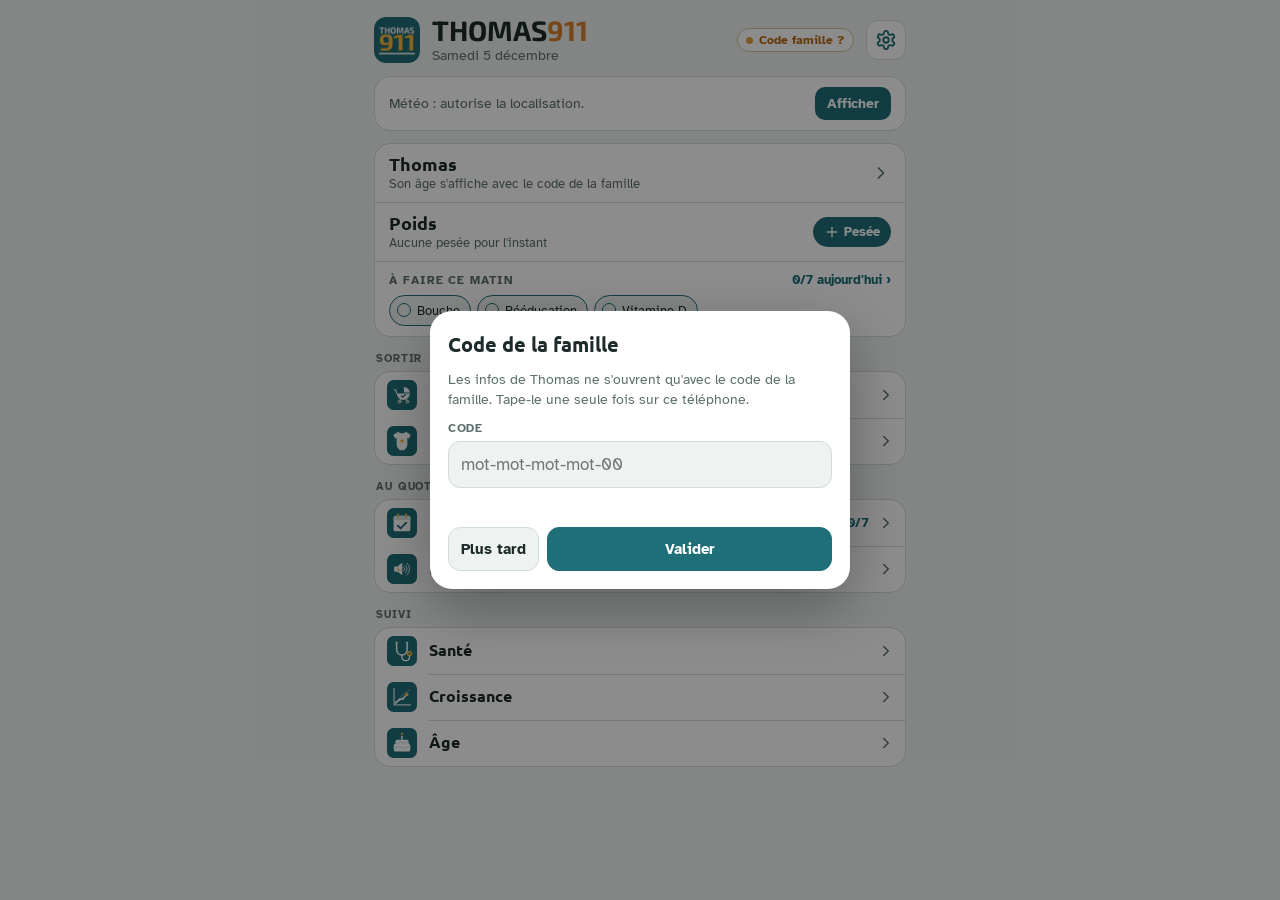
<file: index.html>
<!doctype html>
<html lang="fr">
<head>
<meta charset="utf-8">
<!-- Data only goes to the family's Supabase project and the weather service; no page address leaks to the sites it links to;
     search engines are asked not to index the app -->
<meta http-equiv="Content-Security-Policy" content="default-src 'self'; script-src 'self' 'unsafe-inline'; style-src 'self' 'unsafe-inline'; img-src 'self' data: blob:; font-src 'self'; connect-src 'self' https://vvkkxphkyjejyhbcdcuw.supabase.co https://api.open-meteo.com; media-src 'self' blob: data:; worker-src 'self'; manifest-src 'self'; object-src 'none'; base-uri 'self'; form-action 'self'">
<meta name="referrer" content="no-referrer">
<meta name="robots" content="noindex, nofollow">
<meta name="viewport" content="width=device-width, initial-scale=1, maximum-scale=1, user-scalable=no, viewport-fit=cover">
<meta name="theme-color" content="#EEF3F1" media="(prefers-color-scheme: light)">
<meta name="theme-color" content="#111A19" media="(prefers-color-scheme: dark)">
<meta name="mobile-web-app-capable" content="yes">
<meta name="apple-mobile-web-app-capable" content="yes">
<meta name="apple-mobile-web-app-title" content="THOMAS911">
<link rel="manifest" href="manifest.webmanifest">
<link rel="icon" href="icon-192.png">
<link rel="apple-touch-icon" href="apple-touch-icon.png">
<!-- iPhone launch screens (taken when the app is added to the home screen) -->
<link rel="apple-touch-startup-image" media="(device-width: 440px) and (device-height: 956px) and (-webkit-device-pixel-ratio: 3) and (orientation: portrait) and (prefers-color-scheme: light)" href="splash/splash-440x956@3-light.png">
<link rel="apple-touch-startup-image" media="(device-width: 440px) and (device-height: 956px) and (-webkit-device-pixel-ratio: 3) and (orientation: portrait) and (prefers-color-scheme: dark)" href="splash/splash-440x956@3-dark.png">
<link rel="apple-touch-startup-image" media="(device-width: 430px) and (device-height: 932px) and (-webkit-device-pixel-ratio: 3) and (orientation: portrait) and (prefers-color-scheme: light)" href="splash/splash-430x932@3-light.png">
<link rel="apple-touch-startup-image" media="(device-width: 430px) and (device-height: 932px) and (-webkit-device-pixel-ratio: 3) and (orientation: portrait) and (prefers-color-scheme: dark)" href="splash/splash-430x932@3-dark.png">
<link rel="apple-touch-startup-image" media="(device-width: 402px) and (device-height: 874px) and (-webkit-device-pixel-ratio: 3) and (orientation: portrait) and (prefers-color-scheme: light)" href="splash/splash-402x874@3-light.png">
<link rel="apple-touch-startup-image" media="(device-width: 402px) and (device-height: 874px) and (-webkit-device-pixel-ratio: 3) and (orientation: portrait) and (prefers-color-scheme: dark)" href="splash/splash-402x874@3-dark.png">
<link rel="apple-touch-startup-image" media="(device-width: 393px) and (device-height: 852px) and (-webkit-device-pixel-ratio: 3) and (orientation: portrait) and (prefers-color-scheme: light)" href="splash/splash-393x852@3-light.png">
<link rel="apple-touch-startup-image" media="(device-width: 393px) and (device-height: 852px) and (-webkit-device-pixel-ratio: 3) and (orientation: portrait) and (prefers-color-scheme: dark)" href="splash/splash-393x852@3-dark.png">
<link rel="apple-touch-startup-image" media="(device-width: 428px) and (device-height: 926px) and (-webkit-device-pixel-ratio: 3) and (orientation: portrait) and (prefers-color-scheme: light)" href="splash/splash-428x926@3-light.png">
<link rel="apple-touch-startup-image" media="(device-width: 428px) and (device-height: 926px) and (-webkit-device-pixel-ratio: 3) and (orientation: portrait) and (prefers-color-scheme: dark)" href="splash/splash-428x926@3-dark.png">
<link rel="apple-touch-startup-image" media="(device-width: 390px) and (device-height: 844px) and (-webkit-device-pixel-ratio: 3) and (orientation: portrait) and (prefers-color-scheme: light)" href="splash/splash-390x844@3-light.png">
<link rel="apple-touch-startup-image" media="(device-width: 390px) and (device-height: 844px) and (-webkit-device-pixel-ratio: 3) and (orientation: portrait) and (prefers-color-scheme: dark)" href="splash/splash-390x844@3-dark.png">
<link rel="apple-touch-startup-image" media="(device-width: 375px) and (device-height: 812px) and (-webkit-device-pixel-ratio: 3) and (orientation: portrait) and (prefers-color-scheme: light)" href="splash/splash-375x812@3-light.png">
<link rel="apple-touch-startup-image" media="(device-width: 375px) and (device-height: 812px) and (-webkit-device-pixel-ratio: 3) and (orientation: portrait) and (prefers-color-scheme: dark)" href="splash/splash-375x812@3-dark.png">
<link rel="apple-touch-startup-image" media="(device-width: 414px) and (device-height: 896px) and (-webkit-device-pixel-ratio: 3) and (orientation: portrait) and (prefers-color-scheme: light)" href="splash/splash-414x896@3-light.png">
<link rel="apple-touch-startup-image" media="(device-width: 414px) and (device-height: 896px) and (-webkit-device-pixel-ratio: 3) and (orientation: portrait) and (prefers-color-scheme: dark)" href="splash/splash-414x896@3-dark.png">
<link rel="apple-touch-startup-image" media="(device-width: 414px) and (device-height: 896px) and (-webkit-device-pixel-ratio: 2) and (orientation: portrait) and (prefers-color-scheme: light)" href="splash/splash-414x896@2-light.png">
<link rel="apple-touch-startup-image" media="(device-width: 414px) and (device-height: 896px) and (-webkit-device-pixel-ratio: 2) and (orientation: portrait) and (prefers-color-scheme: dark)" href="splash/splash-414x896@2-dark.png">
<link rel="apple-touch-startup-image" media="(device-width: 375px) and (device-height: 667px) and (-webkit-device-pixel-ratio: 2) and (orientation: portrait) and (prefers-color-scheme: light)" href="splash/splash-375x667@2-light.png">
<link rel="apple-touch-startup-image" media="(device-width: 375px) and (device-height: 667px) and (-webkit-device-pixel-ratio: 2) and (orientation: portrait) and (prefers-color-scheme: dark)" href="splash/splash-375x667@2-dark.png">
<link rel="stylesheet" href="common.css">
<script src="theme.js"></script>
<title>THOMAS911</title>
<style>
.brand { display: flex; align-items: center; gap: 12px; padding-top: 4px; }
.brand img { width: 46px; height: 46px; border-radius: 12px; flex: none; }
/* Name as a logo: THOMAS911 in one word, the colour change sets 911 apart */
.brand h1 { font-family: "Exo 2", system-ui, sans-serif; font-weight: 700; font-size: 1.75rem; line-height: 1.05; margin: 0; white-space: nowrap; }
.brand h1 b { color: #d9822b; font-weight: inherit; }
.brand p { margin: 2px 0 0; color: var(--muted); font-size: 0.85rem; }
.brand p::first-letter { text-transform: uppercase; }
.brand .sync-slot { margin-left: auto; display: flex; }
.gear { width: 40px; height: 40px; border-radius: 12px; display: inline-flex; align-items: center; justify-content: center; flex: none;
  color: var(--accent); background: var(--surface); border: 1px solid var(--line); }
.gear svg { width: 22px; height: 22px; }

/* An appointment today: the first thing on the screen, with how long until it and the way there; then its report */
.rdv-top { display: flex; flex-direction: column; gap: 12px; }
.rdv-top[hidden] { display: none; }
.rdv-now { padding: 0; overflow: hidden; border: 2px solid var(--accent); }
.rdv-now .main { display: flex; align-items: center; gap: 12px; color: inherit; text-decoration: none; padding: 12px 14px 10px; }
.rdv-now .clock { flex: none; min-width: 74px; text-align: center; padding: 7px 8px; border-radius: 12px; background: var(--accent); color: var(--accent-ink); }
.rdv-now .clock b { display: block; font-family: var(--font-display); font-weight: 800; font-size: 1.35rem; line-height: 1.05; font-variant-numeric: tabular-nums; white-space: nowrap; }
.rdv-now .clock span { display: block; font-size: 0.78rem; font-weight: 800; margin-top: 2px; white-space: nowrap; font-variant-numeric: tabular-nums; }
.rdv-now .clock.soon { background: #b36b12; color: #fff; }
.rdv-now .txt { flex: 1; min-width: 0; }
.rdv-now .kick { display: block; font-size: 0.7rem; font-weight: 700; text-transform: uppercase; letter-spacing: 0.08em; color: var(--accent); }
.rdv-now .ttl { display: block; font-family: var(--font-display); font-weight: 800; font-size: 1.08rem; line-height: 1.2; margin-top: 1px; }
.rdv-now .sub { display: block; color: var(--muted); font-size: 0.82rem; margin-top: 2px; }
.rdv-now .go { width: 20px; height: 20px; color: var(--muted); flex: none; }
.rdv-now .acts { display: flex; gap: 8px; padding: 0 14px 12px; }
.rdv-now .acts a { flex: 1; display: inline-flex; align-items: center; justify-content: center; gap: 7px; font-weight: 800; font-size: 0.9rem;
  border-radius: 12px; padding: 10px 12px; text-decoration: none; background: var(--accent); color: var(--accent-ink); }
.rdv-now .acts a.call { flex: 0 0 auto; background: var(--accent-soft); color: var(--accent); }
.rdv-now .acts button { font: inherit; font-weight: 800; font-size: 0.85rem; border: 0; border-radius: 12px; padding: 10px 12px; cursor: pointer;
  background: var(--accent-soft); color: var(--accent); flex: 0 0 auto; }
.rdv-now .clock.past { background: var(--accent-soft); color: var(--accent); }
.rdv-now .acts svg { width: 19px; height: 19px; }
.rdv-now .more { border-top: 1px solid var(--line); padding: 8px 14px; font-size: 0.82rem; color: var(--muted); }
.rdv-now .more a { color: var(--accent); font-weight: 700; text-decoration: none; }
@media (prefers-color-scheme: dark) { :root:not([data-theme="light"]) .rdv-now .clock.soon { background: #f0b860; color: #2a1c05; } }
:root[data-theme="dark"] .rdv-now .clock.soon { background: #f0b860; color: #2a1c05; }

/* Celebration day banner */
:root { --gold-soft: #fbead2; }
@media (prefers-color-scheme: dark) { :root:not([data-theme="light"]) { --gold-soft: #3a2e1a; } }
:root[data-theme="dark"] { --gold-soft: #3a2e1a; }
.fete { display: flex; align-items: center; gap: 14px; color: inherit; text-decoration: none; padding: 14px 16px;
  background: linear-gradient(135deg, var(--gold-soft), var(--accent-soft)); border-color: transparent; }
.fete img { width: 46px; height: 46px; flex: none; animation: wiggle 2.4s ease-in-out infinite; }
.fete .txt { flex: 1; min-width: 0; }
.fete b { display: block; font-family: var(--font-display); font-weight: 800; font-size: 1.1rem; line-height: 1.2; }
.fete span { color: var(--muted); font-size: 0.85rem; }
@keyframes wiggle { 0%, 70%, 100% { transform: rotate(0); } 76% { transform: rotate(-9deg); } 84% { transform: rotate(8deg); } 92% { transform: rotate(-4deg); } }
@media (prefers-reduced-motion: reduce) { .fete img { animation: none; } }

/* Weather, one line (the full forecast is one tap away) */
.wx { display: block; color: inherit; text-decoration: none; padding: 10px 14px; }
.wx-row { display: flex; align-items: center; gap: 12px; }
.wx-row svg.ic { width: 36px; height: 36px; color: var(--accent); stroke-width: 1.7; flex: none; }
.wx-temp { font-family: var(--font-display); font-weight: 800; font-size: 1.9rem; line-height: 1; font-variant-numeric: tabular-nums; }
.wx-txt { flex: 1; min-width: 0; line-height: 1.25; }
.wx-txt b { display: block; font-size: 0.95rem; }
.wx-txt span { color: var(--muted); font-size: 0.8rem; font-variant-numeric: tabular-nums; }
.wx .go { width: 20px; height: 20px; color: var(--muted); flex: none; }
.alerts { display: flex; flex-direction: column; gap: 4px; margin-top: 10px; }
.alerts:empty { display: none; }
.alert { display: flex; align-items: center; gap: 8px; padding: 7px 10px; border-radius: 10px; background: var(--accent-soft);
  color: var(--accent); font-weight: 700; font-size: 0.84rem; }
.alert svg { width: 17px; height: 17px; flex: none; }
.alert span { font-weight: 400; color: var(--muted); }
.wx-empty { display: flex; align-items: center; justify-content: space-between; gap: 10px; color: var(--muted); font-size: 0.88rem; }
.wx-empty button { font: inherit; font-weight: 700; color: var(--accent-ink); background: var(--accent); border: 0; border-radius: 10px; padding: 8px 12px; flex: none; }

/* Thomas today */
.now { display: flex; flex-direction: column; gap: 0; padding: 0; overflow: hidden; }
.now > * { padding: 10px 14px; }
.now > * + * { border-top: 1px solid var(--line); }
.now a.row { display: flex; align-items: center; gap: 12px; color: inherit; text-decoration: none; }
.now .row .txt { flex: 1; min-width: 0; }
.now .big { display: block; font-family: var(--font-display); font-weight: 800; font-size: 1.12rem; line-height: 1.15; }
.now .sub { display: block; color: var(--muted); font-size: 0.8rem; margin-top: 1px; font-variant-numeric: tabular-nums; }
.now .sub b { color: var(--accent); }
.now .pct { font-family: var(--font-display); font-weight: 800; font-size: 0.9rem; color: var(--accent); background: var(--accent-soft); border-radius: 999px; padding: 2px 9px; margin-left: 6px; vertical-align: 2px; }
.now .wrow { display: flex; align-items: center; gap: 12px; }
.now .wrow > a.txt { color: inherit; text-decoration: none; flex: 1; min-width: 0; }
.now .go { width: 20px; height: 20px; color: var(--muted); flex: none; }
.weigh { font: inherit; font-weight: 800; font-size: 0.82rem; color: var(--accent-ink); background: var(--accent); border-radius: 999px; padding: 7px 11px;
  text-decoration: none; display: inline-flex; align-items: center; gap: 4px; flex: none; }
.weigh svg { width: 16px; height: 16px; }
.todo-head { display: flex; justify-content: space-between; align-items: baseline; gap: 8px; }
.todo-head .label { margin: 0; }
.todo-head a { font-size: 0.8rem; font-weight: 700; color: var(--accent); text-decoration: none; }
.todo { display: flex; flex-wrap: wrap; gap: 6px; margin-top: 7px; }
.todo button { font: inherit; font-size: 0.84rem; color: var(--ink); background: var(--bg); border: 1.5px solid var(--accent); border-radius: 999px;
  padding: 6px 10px 6px 7px; display: inline-flex; align-items: center; gap: 6px; cursor: pointer; transition: background .15s, color .15s, opacity .3s, transform .3s; }
.todo button::before { content: ""; width: 14px; height: 14px; border-radius: 50%; border: 1.5px solid var(--accent); flex: none; box-sizing: border-box; }
.todo button small { font-size: 0.75rem; color: var(--muted); margin-left: 2px; }
.todo button.late small { color: #b36b12; font-weight: 700; }
.todo button.done { background: var(--accent); color: var(--accent-ink); }
.todo button.done small { color: var(--accent-ink); }
.todo button.done::before { background: var(--accent-ink); border-color: var(--accent-ink); }
.todo button.gone { opacity: 0; transform: scale(.9); }
.alldone { color: var(--muted); font-size: 0.88rem; margin-top: 6px; }
.alldone b { color: var(--accent); }

/* Screens, by kind of moment: one card per moment, one line per screen (its icon, its name, what's worth knowing on the
   right), lines parted by a thin rule that starts after the icons */
.group { font-size: 0.7rem; font-weight: 700; text-transform: uppercase; letter-spacing: 0.08em; color: var(--muted); margin: 2px 2px -6px; }
.list { padding: 0; overflow: hidden; }
.tile { display: flex; align-items: center; gap: 12px; color: inherit; text-decoration: none; padding: 8px 10px 8px 12px; position: relative; transition: background .15s; }
.tile + .tile::before { content: ""; position: absolute; top: 0; left: 54px; right: 0; border-top: 1px solid var(--line); }
.tile .ico { width: 30px; height: 30px; flex: none; }
.tile strong { flex: 1; min-width: 0; font-family: var(--font-display); font-weight: 800; font-size: 0.98rem; line-height: 1.2;
  white-space: nowrap; overflow: hidden; text-overflow: ellipsis; }
.tile .val { max-width: 55%; color: var(--muted); font-size: 0.82rem; white-space: nowrap; overflow: hidden; text-overflow: ellipsis; font-variant-numeric: tabular-nums; }
.tile .val b { color: var(--accent); }
.tile .go { width: 18px; height: 18px; color: var(--muted); flex: none; margin-left: -4px; }
.now a.row:active { transform: scale(0.985); }
.tile:active { background: color-mix(in srgb, var(--accent) 12%, transparent); }
.now .sub b.late { color: #b36b12; }
@media (prefers-color-scheme: dark) { :root:not([data-theme="light"]) .now .sub b.late { color: #f0b860; } }
:root[data-theme="dark"] .now .sub b.late { color: #f0b860; }
</style>
</head>
<body>
<div class="wrap">
  <header class="brand">
    <img src="icon-192.png" alt="">
    <div>
      <h1 class="logo" aria-label="THOMAS911">THOMAS<b>911</b></h1>
      <p id="today"></p>
    </div>
    <span class="sync-slot"></span>
    <a class="gear" href="reglages.html" aria-label="Réglages"><svg class="i" viewBox="0 0 24 24" aria-hidden="true"><path d="M12.2 2h-.4a2 2 0 0 0-2 2v.2a2 2 0 0 1-1 1.7l-.4.3a2 2 0 0 1-2 0l-.2-.1a2 2 0 0 0-2.7.7l-.2.4a2 2 0 0 0 .7 2.7l.2.1a2 2 0 0 1 1 1.7v.5a2 2 0 0 1-1 1.8l-.2.1a2 2 0 0 0-.7 2.7l.2.4a2 2 0 0 0 2.7.7l.2-.1a2 2 0 0 1 2 0l.4.3a2 2 0 0 1 1 1.7v.2a2 2 0 0 0 2 2h.4a2 2 0 0 0 2-2v-.2a2 2 0 0 1 1-1.7l.4-.3a2 2 0 0 1 2 0l.2.1a2 2 0 0 0 2.7-.7l.2-.4a2 2 0 0 0-.7-2.7l-.2-.1a2 2 0 0 1-1-1.8v-.5a2 2 0 0 1 1-1.7l.2-.1a2 2 0 0 0 .7-2.7l-.2-.4a2 2 0 0 0-2.7-.7l-.2.1a2 2 0 0 1-2 0l-.4-.3a2 2 0 0 1-1-1.7V4a2 2 0 0 0-2-2Z M12 15a3 3 0 1 0 0-6 3 3 0 0 0 0 6Z"/></svg></a>
  </header>

  <div class="rdv-top" id="rdvTop" hidden></div>

  <a class="card fete" id="fete" href="age.html#fete" hidden></a>

  <a class="card wx" id="wxCard" href="meteo.html" aria-live="polite">
    <div class="wx-empty" id="wxEmpty">
      <span>Météo : autorise la localisation.</span>
      <button type="button" id="wxAsk">Afficher</button>
    </div>
    <div id="wxBody" hidden>
      <div class="wx-row">
        <span id="wxIcon"></span>
        <span class="wx-temp" id="wxTemp"></span>
        <span class="wx-txt"><b id="wxDesc"></b><span id="wxSub"></span></span>
        <svg class="i go" viewBox="0 0 24 24" aria-hidden="true"><path d="M9 18l6-6-6-6"/></svg>
      </div>
      <div class="alerts" id="wxAlerts"></div>
    </div>
  </a>

  <section class="card now" aria-label="Thomas aujourd'hui">
    <a class="row" href="age.html">
      <span class="txt"><span class="big" id="ageBig"></span><span class="sub" id="ageSub"></span></span>
      <svg class="i go" viewBox="0 0 24 24" aria-hidden="true"><path d="M9 18l6-6-6-6"/></svg>
    </a>
    <div class="wrow">
      <a class="txt" href="croissance.html"><span class="big" id="wBig">Poids</span><span class="sub" id="wSub">Aucune pesée pour l'instant</span></a>
      <a class="weigh" href="croissance.html#pesee" data-buzz><svg class="i" viewBox="0 0 24 24" aria-hidden="true"><path d="M12 5v14M5 12h14"/></svg>Pesée</a>
    </div>
    <div class="wrow" id="hRow" hidden>
      <a class="txt" href="sante.html"><span class="big" id="hBig"></span><span class="sub" id="hSub"></span></a>
      <a class="weigh" id="hNote" href="sante.html#noter" data-buzz><svg class="i" viewBox="0 0 24 24" aria-hidden="true"><path d="M12 5v14M5 12h14"/></svg>Noter</a>
    </div>
    <div>
      <div class="todo-head"><div class="label" id="todoTitle">À faire</div><a href="habitudes.html" id="todoCount"></a></div>
      <div class="todo" id="todo"></div>
      <p class="alldone" id="allDone" hidden></p>
    </div>
  </section>

  <div class="group">Sortir</div>
  <div class="card list">
    <a class="tile" href="checklist.html"><img class="ico" src="icon-poussette.svg" alt=""><strong>Checklist</strong><span class="val" id="checkSub"></span><svg class="i go" viewBox="0 0 24 24" aria-hidden="true"><path d="M9 18l6-6-6-6"/></svg></a>
    <a class="tile" href="habiller.html"><img class="ico" src="icon-habiller.svg" alt=""><strong>Habiller</strong><svg class="i go" viewBox="0 0 24 24" aria-hidden="true"><path d="M9 18l6-6-6-6"/></svg></a>
  </div>
  <div class="group">Au quotidien</div>
  <div class="card list">
    <a class="tile" href="habitudes.html"><img class="ico" src="icon-habitudes.svg" alt=""><strong>Habitudes</strong><span class="val" id="habSub"></span><svg class="i go" viewBox="0 0 24 24" aria-hidden="true"><path d="M9 18l6-6-6-6"/></svg></a>
    <a class="tile" href="bruit.html"><img class="ico" src="icon-bruit.svg" alt=""><strong>Boîte à bruit</strong><span class="val" id="noiseSub"></span><svg class="i go" viewBox="0 0 24 24" aria-hidden="true"><path d="M9 18l6-6-6-6"/></svg></a>
  </div>
  <div class="group">Suivi</div>
  <div class="card list">
    <a class="tile" href="sante.html"><img class="ico" src="icon-sante.svg" alt=""><strong>Santé</strong><span class="val" id="santeSub"></span><svg class="i go" viewBox="0 0 24 24" aria-hidden="true"><path d="M9 18l6-6-6-6"/></svg></a>
    <a class="tile" href="croissance.html"><img class="ico" src="icon-croissance.svg" alt=""><strong>Croissance</strong><svg class="i go" viewBox="0 0 24 24" aria-hidden="true"><path d="M9 18l6-6-6-6"/></svg></a>
    <a class="tile" href="age.html"><img class="ico" src="icon-age.svg" alt=""><strong>Âge</strong><svg class="i go" viewBox="0 0 24 24" aria-hidden="true"><path d="M9 18l6-6-6-6"/></svg></a>
  </div>
</div>

<script src="config.js"></script>
<script src="famille.js"></script>
<script src="pastille.js"></script>
<script src="sync.js"></script>
<script src="weather.js"></script>
<script src="habits.js"></script>
<script src="prefs.js"></script>
<script src="thomas.js"></script>
<script src="who-boys.js"></script>
<script src="growth.js"></script>
<script src="sante.js"></script>
<script>
const $ = (id) => document.getElementById(id);
const nf = Growth.nf;

// ---------- Thomas today: age and next party, last weight, what's left to tick ----------
function renderAge() {
  if (!Thomas.known) { // the date of birth comes with the family code
    $("ageBig").textContent = "Thomas"; $("ageSub").textContent = "Son âge s'affiche avec le code de la famille"; $("fete").hidden = true; return;
  }
  const a = Thomas.age(), n = Thomas.upcoming(1)[0], inDays = Thomas.daysBetween(Thomas.today(), n.day);
  $("ageBig").textContent = `Thomas a ${a.text.days}`;
  $("ageSub").innerHTML = `<b>${Thomas.short()}</b> · ${n.title} ${inDays === 1 ? "demain" : `dans ${inDays} jours`}`;
  const list = Thomas.on();
  $("fete").hidden = !list.length;
  if (list.length) $("fete").innerHTML = `<img src="icon-age.svg" alt=""><span class="txt"><b>Aujourd'hui, Thomas a ${list.map((m) => m.title).join(" et ")} !</b>
    <span>Touche pour célébrer</span></span><svg class="i go" viewBox="0 0 24 24" aria-hidden="true"><path d="M9 18l6-6-6-6"/></svg>`;
}
function renderWeight() {
  const pts = Growth.weights(Growth.rows()), last = pts.at(-1);
  if (!last) return;
  // The trend over about a week (several weighings), else the gain since the weighing before
  const t = Growth.headline(Growth.trends(pts)), g = t ? { g: t.g, days: t.nominal ? t.days : t.span } : Growth.gainOf(pts, pts.length - 1);
  $("wBig").innerHTML = `${nf(last.v, 3)} kg${last.z == null ? "" : `<span class="pct">${Growth.pctText(last.z)}</span>`}`;
  $("wSub").innerHTML = (g ? `<b>${g.g >= 0 ? "+" : "−"}${nf(Math.abs(g.g))} g/j</b> sur ${Math.max(1, Math.round(g.days))} j · ` : "")
    + Thomas.fmtDay(last.day, { day: "numeric", month: "short" }) + (last.row._pending ? " · à envoyer" : "");
}
Growth.onChange(renderWeight);

// Habits of the moment (this slot), the once-a-day ones, those due every N days: checkable right here (the settings say which)
const MOMENT = { matin: "ce matin", midi: "ce midi", soir: "ce soir" };
// An every-N-days one (the bath, the nails) shows on its day: how long since the last time only when it's late (in orange)
const late = (k) => { const h = Habits.byId(k); return !!h && Habits.late(h); };
function todoLabel(k) {
  const h = Habits.byId(k), name = h ? h.court : k;
  return late(k) ? `${name}<small>${Habits.ago(h)} j</small>` : name;
}
function renderTodo() {
  const day = Habits.today(), slot = Habits.slotNow(), { done, total } = Habits.progress();
  const left = Habits.left();
  $("todoTitle").textContent = `À faire ${MOMENT[slot]}`;
  $("todoCount").textContent = total ? `${done}/${total} aujourd'hui ›` : "Habitudes ›";
  $("habSub").innerHTML = !total ? "" : done >= total ? "<b>Fait</b>" : `<b>${done}/${total}</b>`;
  $("todo").innerHTML = left.map((k) => `<button type="button" data-k="${k}"${late(k) ? ' class="late"' : ""}>${todoLabel(k)}</button>`).join("");
  $("allDone").hidden = !!left.length;
  $("allDone").innerHTML = `<b>Tout est fait ${MOMENT[slot]}.</b> Bravo !`;
}
$("todo").addEventListener("click", (e) => {
  const b = e.target.closest("button[data-k]"); if (!b || b.classList.contains("done")) return;
  window.buzz && buzz();
  b.classList.add("done");
  setTimeout(() => b.classList.add("gone"), 350);
  setTimeout(() => Habits.set(Habits.today(), b.dataset.k, true), 650); // re-renders without it
});
Habits.onChange(renderTodo);
// Which habits and their rhythm, and the date of birth, come with the shared settings (prefs.js)
["habitudes", "ongles_jours", "famille"].forEach((k) => Prefs.on(k, renderTodo));

// ---------- Appointments at the top ----------
// Today's next one, from midnight until 10 min after it starts: its time, how long until it, the way there by car, a call.
// Then its report is due: dictate it, or say none is needed (who said so goes into the report). Until it's done, 48 h at most.
const CAR = '<svg class="i" viewBox="0 0 24 24" aria-hidden="true"><path d="M3.5 16.5V13l2-5.2A2 2 0 0 1 7.4 6.5h9.2a2 2 0 0 1 1.9 1.3l2 5.2v3.5a1 1 0 0 1-1 1h-1.5a1 1 0 0 1-1-1v-1h-10v1a1 1 0 0 1-1 1H4.5a1 1 0 0 1-1-1Z"/><path d="M3.5 13h17M7 10.5h10"/></svg>';
const PHONE = '<svg class="i" viewBox="0 0 24 24" aria-hidden="true"><path d="M6.5 3.5h3l1.5 4-2 1.5a11 11 0 0 0 6 6l1.5-2 4 1.5v3a2 2 0 0 1-2 2A16.5 16.5 0 0 1 4.5 5.5a2 2 0 0 1 2-2Z"/></svg>';
const MIC = '<svg class="i" viewBox="0 0 24 24" aria-hidden="true"><rect x="9" y="3" width="6" height="11" rx="3"/><path d="M5 11a7 7 0 0 0 14 0M12 18v3"/></svg>';
const GO = '<svg class="i go" viewBox="0 0 24 24" aria-hidden="true"><path d="M9 18l6-6-6-6"/></svg>';
const todays = (now) => Sante.upcoming(now).filter((r) => Sante.dayOf(Date.parse(r.le), Sante.HERE) === Sante.today() && Date.parse(r.le) > now - 10 * 6e4);
const untilText = (ms) => (ms > 5 * 6e4 ? `dans ${Sante.ago(ms)}` : "maintenant");
const bare = (x) => String(x || "").normalize("NFD").replace(/[̀-ͯ]/g, "").toLowerCase();
// With whom; what for: the reason, unless it only repeats who (a calendar title like "Julie Tremblay, Ostéopathe"), else the
// kind; where
function about(r) {
  const p = Sante.proOf(r), who = p && !Sante.isPlace(p) ? Sante.proLabel(p) : r.pro || Sante.rdvTitle(r);
  const what = r.motif && r.motif !== who && !(p && bare(r.motif).includes(bare(p.nom))) ? r.motif : Sante.rdvType(r.type, true);
  return { p, who, what, place: (r.lieu || (p ? Sante.proPlace(p) : "")).replace(/\s*\n\s*/g, ", ") };
}
function nextCard(list, now) {
  const r = list[0], t = Date.parse(r.le), left = t - now, { p, who, what, place } = about(r);
  // The way there: the address in the address book if there is one (more exact), else the appointment's place
  const dest = r.type === "telephone" ? "" : ((p && p.adresse) || place);
  const tel = p ? Sante.telLink(p.telephone) : "";
  const others = list.slice(1).map((x) => `${esc(Sante.rdvTitle(x))} à ${Sante.fmtTime(Date.parse(x.le), x.fuseau)}`);
  return `<section class="card rdv-now" aria-label="Rendez-vous aujourd'hui"><a class="main" href="sante.html#r/${r.id}">
      <span class="clock${left < 60 * 6e4 ? " soon" : ""}"><b>${Sante.fmtTime(t, r.fuseau)}</b><span>${untilText(left)}</span></span>
      <span class="txt"><span class="kick">Rendez-vous aujourd'hui</span><span class="ttl">${esc(who)}</span>
        <span class="sub">${esc([what, place].filter(Boolean).join(" · "))}</span></span>${GO}</a>`
    + (dest || tel ? `<div class="acts">${dest ? `<a href="https://www.google.com/maps/dir/?api=1&destination=${encodeURIComponent(dest)}&travelmode=driving" target="_blank" rel="noopener">${CAR}Itinéraire en voiture</a>` : ""}`
      + `${tel ? `<a class="call" href="${tel}" aria-label="Appeler ${esc(who)}">${PHONE}Appeler</a>` : ""}</div>` : "")
    + (others.length ? `<div class="more">Aussi aujourd'hui : ${others.join(", ")}</div>` : "") + `</section>`;
}
function reportCard(r) {
  const t = Date.parse(r.le), rel = Sante.relDay(Sante.dayOf(t, Sante.HERE)), { who, what } = about(r);
  return `<section class="card rdv-now" aria-label="Compte rendu attendu"><a class="main" href="sante.html#r/${r.id}">
      <span class="clock past"><b>${Sante.fmtTime(t, r.fuseau)}</b><span>${esc(rel)}</span></span>
      <span class="txt"><span class="kick">Compte rendu attendu</span><span class="ttl">${esc(who)}</span>
        <span class="sub">${esc(what)}</span></span>${GO}</a>
    <div class="acts"><a href="sante.html#cr/${r.id}" data-buzz>${MIC}Dicter le compte rendu</a><button type="button" data-none="${r.id}" data-buzz>Pas nécessaire</button></div></section>`;
}
function renderRdvTop() {
  const now = Date.now(), list = todays(now), due = Sante.reportDue(now).slice(0, 3), box = $("rdvTop");
  box.hidden = !list.length && !due.length;
  // The most pressing first: the next one if it is within the hour, else the reports waiting
  const next = list.length ? nextCard(list, now) : "", reports = due.map(reportCard).join("");
  box.innerHTML = list.length && Date.parse(list[0].le) - now < 60 * 6e4 ? next + reports : reports + next;
}
$("rdvTop").addEventListener("click", (e) => {
  const b = e.target.closest("[data-none]"); if (!b) return;
  const r = Sante.byId("rdv", b.dataset.none);
  if (r && confirm("Pas de compte rendu pour ce rendez-vous ? Ton prénom sera noté à sa place.")) Sante.noReport(r);
});
setInterval(() => { if (document.visibilityState === "visible") renderRdvTop(); }, 30e3);

// Health (sante.js): what's going on, the next doses, an appointment soon (today's is in the card at the top)
function renderHealth() {
  renderRdvTop();
  const now = Date.now(), open = Sante.openProblems(), meds = Sante.meds().filter((m) => Sante.isActive(m)), shown = todays(now)[0];
  const soon = Sante.upcoming(now).filter((r) => Date.parse(r.le) < now + 2 * Sante.DAY && r !== shown);
  const at = (t, tz) => { const day = Sante.dayOf(t, tz), rel = Sante.relDay(day); return `${rel === "aujourd'hui" ? "" : `${rel} `}${Sante.fmtTime(t, tz)}`; };
  // The doses due go together ("Doliprane, Tiorfan à donner"), then the next one; medications by their short name
  const next2 = meds.map((m) => [m, Sante.nextDose(m, now)]).filter(([, n]) => n).sort((a, b) => a[1].at - b[1].at);
  const due = next2.filter(([, n]) => n.kind === "due" && n.at <= now).map(([m]) => esc(Sante.shortName(m.nom)));
  const doses = [...(due.length ? [`<b class="late">${due.join(", ")} à donner</b>`] : []),
    ...next2.filter(([, n]) => !(n.kind === "due" && n.at <= now)).slice(0, due.length ? 1 : 2)
      .map(([m, n]) => `${esc(Sante.shortName(m.nom))} ${n.kind === "possible" ? (n.at <= now ? "possible" : `dès ${at(n.at, m.fuseau)}`) : `à ${at(n.at, m.fuseau)}`}`)];
  const rdv = soon.map((r) => `${Sante.rdvTitle(r)} ${at(Date.parse(r.le), r.fuseau)}`).map(esc).slice(0, 1);
  $("hRow").hidden = !open.length && !meds.length && !soon.length;
  if (!$("hRow").hidden) {
    const p = open[0];
    $("hBig").textContent = p ? `${Sante.nameOf(p)} · jour ${Sante.dayNumber(p)}` : meds.length ? Sante.shortName(meds[0].nom) : "Rendez-vous";
    const last = p && Sante.notesOf(p.id).at(-1);
    $("hSub").innerHTML = [...doses, ...rdv].join(" · ") || (last ? `Noté ${at(Date.parse(last.le), last.fuseau)}` : "Rien noté encore");
    $("hNote").hidden = !p;
    $("hNote").href = p ? `sante.html#noter/${p.id}` : "sante.html#noter";
  }
  const next = Sante.upcoming(now)[0];
  $("santeSub").innerHTML = open.length ? `<b>${esc(open.map((p) => Sante.nameOf(p)).join(", "))}</b>`
    : next ? `Rendez-vous ${Sante.fmtDay(Sante.dayOf(next.le, next.fuseau), { weekday: undefined })}` : "";
}
const esc = (s) => String(s == null ? "" : s).replace(/[&<>"]/g, (c) => ({ "&": "&amp;", "<": "&lt;", ">": "&gt;", '"': "&quot;" })[c]);
Sante.onChange(renderHealth);

// Other screens' state, kept on this phone
const SOUND_NAMES = { blanc: "Bruit blanc", rose: "Bruit rose", brun: "Bruit brun", chut: "Chut-chut", coeur: "Battements de cœur", ventre: "Ventre de maman",
  pluie: "Pluie", vagues: "Vagues", seche: "Sèche-cheveux", ventilo: "Ventilateur", aspi: "Aspirateur" };
function renderLocal() {
  try {
    const p = JSON.parse(localStorage.getItem("sortie-bebe-progress"));
    if (p && p.total) $("checkSub").innerHTML = p.done >= p.total ? "<b>Prêt</b>" : `<b>${p.done}/${p.total}</b>`;
  } catch (e) {}
  try { const s = JSON.parse(localStorage.getItem("thomas911-bruit")); if (s && SOUND_NAMES[s.sound]) $("noiseSub").textContent = SOUND_NAMES[s.sound]; } catch (e) {}
}

function renderAll() {
  $("today").textContent = new Date().toLocaleDateString("fr-CA", { weekday: "long", day: "numeric", month: "long" });
  renderAge(); renderWeight(); renderTodo(); renderHealth(); renderLocal();
}
renderAll();
Habits.refresh();
Growth.load();
document.addEventListener("visibilitychange", () => { if (document.visibilityState === "visible") { renderAll(); Growth.load(); } });

// ---------- Weather, one line ----------
Wx.onUpdate((w) => {
  const [icon, label] = Wx.kind(w.code, w.day);
  const t = Math.round(w.temp), feels = typeof w.feels === "number" ? Math.round(w.feels) : null;
  $("wxIcon").innerHTML = Wx.svg(Wx.PATHS[icon]).replace("<svg", '<svg class="ic"');
  $("wxTemp").textContent = `${t}°`;
  $("wxDesc").textContent = label + (feels !== null && feels !== t ? ` · ressenti ${feels}°` : "");
  const range = Wx.range(w);
  const today = w.daily && w.daily.find(([date]) => date === Wx.localNow(w).day);
  $("wxSub").textContent = range ? `↓ ${range[0]}°  ↑ ${range[1]}° d'ici ${Wx.UNTIL} h`
    : today ? `Aujourd'hui ↓ ${Math.round(today[3])}°  ↑ ${Math.round(today[2])}°` : "Prévisions sur 10 jours";
  $("wxAlerts").innerHTML = Wx.alerts(w).map(([path, text, detail]) =>
    `<div class="alert">${Wx.svg(path)}${text} <span>${detail}</span></div>`).join("");
  $("wxEmpty").hidden = true;
  $("wxBody").hidden = false;
});
$("wxAsk").addEventListener("click", (e) => { e.preventDefault(); Wx.refresh(); });
Wx.refresh();
</script>
<script src="app.js"></script>
</body>
</html>
</file>
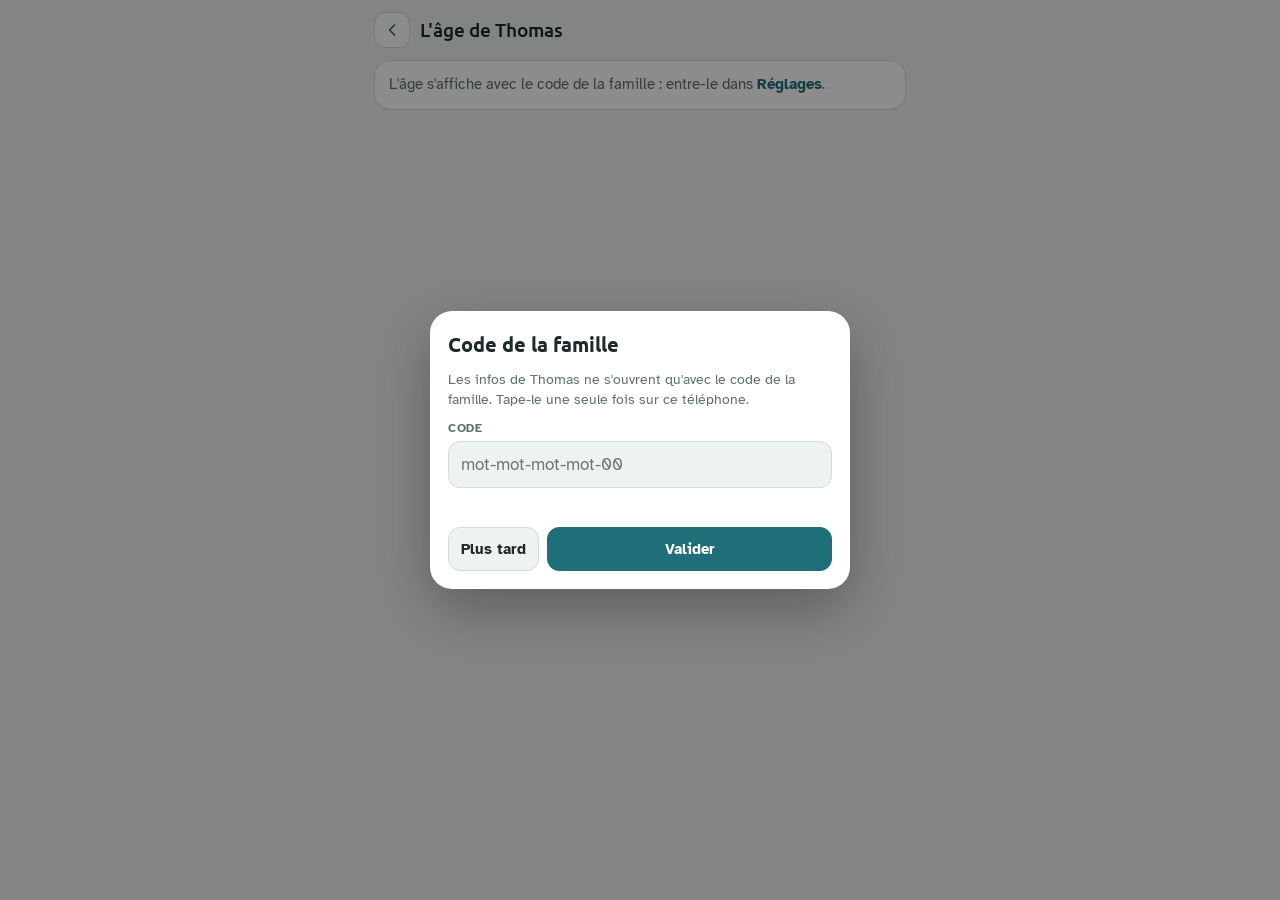
<file: age.html>
<!doctype html>
<html lang="fr">
<head>
<meta charset="utf-8">
<!-- Data only goes to the family's Supabase project and the weather service; no page address leaks to the sites it links to;
     search engines are asked not to index the app -->
<meta http-equiv="Content-Security-Policy" content="default-src 'self'; script-src 'self' 'unsafe-inline'; style-src 'self' 'unsafe-inline'; img-src 'self' data: blob:; font-src 'self'; connect-src 'self' https://vvkkxphkyjejyhbcdcuw.supabase.co https://api.open-meteo.com; media-src 'self' blob: data:; worker-src 'self'; manifest-src 'self'; object-src 'none'; base-uri 'self'; form-action 'self'">
<meta name="referrer" content="no-referrer">
<meta name="robots" content="noindex, nofollow">
<meta name="viewport" content="width=device-width, initial-scale=1, maximum-scale=1, user-scalable=no">
<meta name="theme-color" content="#EEF3F1" media="(prefers-color-scheme: light)">
<meta name="theme-color" content="#111A19" media="(prefers-color-scheme: dark)">
<meta name="mobile-web-app-capable" content="yes">
<link rel="manifest" href="manifest.webmanifest">
<link rel="icon" href="icon-192.png">
<link rel="apple-touch-icon" href="apple-touch-icon.png">
<link rel="stylesheet" href="common.css">
<script src="theme.js"></script>
<title>L'âge de Thomas · THOMAS911</title>
<style>
:root { --gold: #d9822b; --gold-soft: #fbead2; }
@media (prefers-color-scheme: dark) { :root:not([data-theme="light"]) { --gold: #f4b942; --gold-soft: #3a2e1a; } }
:root[data-theme="dark"] { --gold: #f4b942; --gold-soft: #3a2e1a; }

/* Today's party */
.today { display: flex; align-items: center; gap: 12px; background: linear-gradient(135deg, var(--gold-soft), var(--accent-soft)); border-color: transparent; }
.today .txt { flex: 1; min-width: 0; }
.today b { display: block; font-family: var(--font-display); font-weight: 800; font-size: 1.2rem; line-height: 1.2; }
.today span { color: var(--muted); font-size: 0.85rem; }
.today svg.cake { width: 44px; height: 44px; flex: none; }
.go { font: inherit; font-weight: 700; color: #fff; background: var(--gold); border: 0; border-radius: 999px; padding: 10px 16px; cursor: pointer; flex: none; }

/* Age */
.hero { text-align: center; padding: 12px 14px; }
.hero .lead { color: var(--muted); font-size: 0.9rem; }
.hero .big { font-family: var(--font-display); font-weight: 800; font-size: 3.2rem; line-height: 1; letter-spacing: -0.02em; margin: 2px 0 0; font-variant-numeric: tabular-nums; color: var(--accent); }
.hero .unit { font-family: var(--font-display); font-weight: 800; font-size: 1.1rem; }
.ways { display: grid; grid-template-columns: 1fr 1fr; gap: 6px; margin-top: 10px; text-align: left; }
.way { background: var(--bg); border-radius: 12px; padding: 7px 10px; }
.way small { display: block; font-size: 0.68rem; font-weight: 700; color: var(--muted); text-transform: uppercase; letter-spacing: .06em; }
.way b { display: block; margin-top: 2px; font-size: 0.95rem; line-height: 1.25; font-variant-numeric: tabular-nums; }
.born { margin: 8px 0 0; font-size: 0.78rem; color: var(--muted); }
.next { margin-top: 10px; padding: 7px 10px; border-radius: 12px; border: 1.5px dashed var(--gold); font-size: 0.88rem; }
.next b { color: var(--gold); }

/* Upcoming */
.list { margin-top: 8px; }
.row { display: grid; grid-template-columns: 36px 1fr auto; gap: 10px; align-items: center; padding: 7px 0; border-top: 1px solid var(--line);
  cursor: pointer; -webkit-tap-highlight-color: transparent; }
.row:first-child { border-top: 0; }
.chip { width: 36px; height: 36px; border-radius: 10px; display: flex; flex-direction: column; align-items: center; justify-content: center;
  background: var(--accent-soft); color: var(--accent); font-family: var(--font-display); font-weight: 800; line-height: 1; }
.chip i { font-style: normal; font-size: 0.95rem; }
.chip em { font-style: normal; font-family: var(--font-body); font-weight: 700; font-size: 0.55rem; margin-top: 2px; text-transform: uppercase; }
.row.big .chip { background: var(--gold-soft); color: var(--gold); }
.row .what b { display: block; font-weight: 700; }
.row.big .what b { font-family: var(--font-display); font-weight: 800; }
.row .what span { color: var(--muted); font-size: 0.8rem; }
.row .when { text-align: right; font-size: 0.8rem; color: var(--muted); white-space: nowrap; font-variant-numeric: tabular-nums; }
.row .when b { display: block; color: var(--ink); font-size: 0.9rem; }
.more { font: inherit; font-weight: 700; color: var(--accent); background: none; border: 1px solid var(--line); border-radius: 12px; padding: 8px; width: 100%; margin-top: 8px; cursor: pointer; }
details.past summary { cursor: pointer; font-weight: 700; color: var(--accent); }
.hint { font-size: 0.78rem; color: var(--muted); margin: 8px 0 0; }

/* ---------- The party ---------- */
.party { position: fixed; inset: 0; z-index: 50; overflow: hidden; display: flex; align-items: center; justify-content: center;
  background: color-mix(in srgb, var(--bg) 70%, transparent); -webkit-backdrop-filter: blur(6px); backdrop-filter: blur(6px);
  animation: fadein .3s ease-out; }
.party.out { animation: fadeout .5s ease-in forwards; }
@keyframes fadein { from { opacity: 0; } }
@keyframes fadeout { to { opacity: 0; } }
.party-card { position: relative; z-index: 2; text-align: center; padding: 26px 26px 22px; border-radius: 28px; background: var(--surface);
  box-shadow: 0 18px 50px rgba(0,0,0,.18); max-width: 300px; animation: pop .7s cubic-bezier(.2,1.6,.4,1) both .1s; }
@keyframes pop { from { transform: scale(.2) rotate(-8deg); opacity: 0; } to { transform: none; opacity: 1; } }
.badge { position: relative; width: 168px; height: 168px; margin: 0 auto 10px; animation: wobble 2.4s ease-in-out infinite 1s; }
@keyframes wobble { 0%, 100% { transform: rotate(0); } 25% { transform: rotate(-4deg); } 75% { transform: rotate(4deg); } }
.badge svg { width: 100%; height: 100%; }
.badge .label { position: absolute; inset: 22px 0 30px; display: flex; flex-direction: column; align-items: center; justify-content: center; color: #fff; }
.badge .label b { font-family: var(--font-display); font-weight: 800; font-size: 2.9rem; line-height: .95; text-shadow: 0 2px 0 rgba(0,0,0,.12); }
.badge .label b.long { font-size: 1.55rem; }
.badge .label span { font-weight: 700; font-size: 0.9rem; margin-top: 2px; }
.party-card h2 { font-family: var(--font-display); font-weight: 800; font-size: 1.45rem; margin: 4px 0 0; line-height: 1.2; }
.party-card p { margin: 6px 0 0; color: var(--muted); font-size: 0.9rem; }
.party-card .close { margin-top: 14px; font-size: 0.75rem; color: var(--muted); }
.balloon { position: absolute; bottom: -140px; z-index: 1; width: 64px; animation: rise var(--t, 7s) cubic-bezier(.35,.1,.6,1) var(--d, 0s) forwards; }
.balloon svg { width: 100%; animation: sway 2.6s ease-in-out infinite alternate; transform-origin: 50% 100%; }
@keyframes rise { to { transform: translateY(calc(-100vh - 200px)); } }
@keyframes sway { from { transform: rotate(-7deg) translateX(-6px); } to { transform: rotate(7deg) translateX(6px); } }
.confetti { position: absolute; top: -20px; z-index: 3; width: 9px; height: 14px; border-radius: 2px; animation: fall var(--t, 3s) linear var(--d, 0s) forwards; }
@keyframes fall { to { transform: translate(var(--x, 0), 110vh) rotate(var(--r, 720deg)); } }
@media (prefers-reduced-motion: reduce) { .balloon, .confetti { display: none; } .party-card, .badge { animation: none; } }
</style>
</head>
<body>
<div class="wrap">
  <header class="top">
    <a class="back" href="./" aria-label="Retour à l'accueil"><svg class="i" viewBox="0 0 24 24" aria-hidden="true"><path d="M15 18l-6-6 6-6"/></svg></a>
    <h1>L'âge de Thomas</h1>
  </header>

  <div class="card" id="locked" style="color:var(--muted);line-height:1.45" hidden>L'âge s'affiche avec le code de la famille : entre-le dans <a href="reglages.html" style="color:var(--accent);font-weight:700;text-decoration:none">Réglages</a>.</div>
  <section class="card today" id="today" hidden></section>

  <section class="card hero">
    <div class="lead">Thomas a</div>
    <div class="big" id="bigDays"></div>
    <div class="unit" id="bigUnit">jours</div>
    <div class="ways">
      <div class="way"><small>Semaines</small><b id="wWeeks"></b></div>
      <div class="way"><small>Mois</small><b id="wMonths"></b></div>
      <div class="way"><small>Mois et semaines</small><b id="wMonthsWeeks"></b></div>
      <div class="way"><small>Heures de vie</small><b id="wHours"></b></div>
    </div>
    <div class="next" id="next"></div>
    <p class="born" id="born"></p>
  </section>

  <section class="card">
    <div class="label">Prochaines célébrations</div>
    <div class="list" id="upcoming"></div>
    <button class="more" id="more" type="button">Voir plus loin</button>
    <p class="hint">Touche une ligne pour un aperçu de la fête.</p>
  </section>

  <section class="card">
    <details class="past">
      <summary>Déjà célébrées</summary>
      <div class="list" id="past"></div>
    </details>
  </section>
</div>

<div class="party" id="party" hidden></div>

<script src="config.js"></script>
<script src="famille.js"></script>
<script src="thomas.js"></script>
<script>
const $ = (id) => document.getElementById(id);
const nf = (n) => n.toLocaleString("fr-CA");
const reduced = matchMedia("(prefers-reduced-motion: reduce)").matches;

// ---------- Drawings ----------
const CAKE = `<svg class="cake" viewBox="0 0 64 64" aria-hidden="true">
  <path d="M10 34 H54 V54 Q54 57 51 57 H13 Q10 57 10 54 Z" fill="#f7c9b8"/>
  <path d="M10 34 H54 V40 Q50 44 46 40 Q42 36 38 40 Q34 44 30 40 Q26 36 22 40 Q18 44 14 40 Q12 38 10 40 Z" fill="#fff"/>
  <path d="M10 47 H54" stroke="#ef7b6c" stroke-width="3"/>
  <rect x="29" y="20" width="6" height="14" rx="2" fill="#8fa8f0"/>
  <path d="M32 8 Q37 14 32 18 Q27 14 32 8 Z" fill="#f4b942"/></svg>`;
// Scalloped medal with ribbons; the number sits on top in HTML
function medal(color) {
  const pts = [...Array(32)].map((_, i) => { const a = i / 32 * Math.PI * 2, r = i % 2 ? 72 : 80; return `${100 + r * Math.sin(a)},${92 - r * Math.cos(a)}`; }).join(" ");
  return `<svg viewBox="0 0 200 200" aria-hidden="true">
    <path d="M62 140 L44 196 L70 184 L84 200 L98 150 Z" fill="#ef7b6c"/><path d="M138 140 L156 196 L130 184 L116 200 L102 150 Z" fill="#8fa8f0"/>
    <polygon points="${pts}" fill="${color}"/><circle cx="100" cy="92" r="60" fill="none" stroke="#fff" stroke-opacity=".55" stroke-width="3" stroke-dasharray="2 7" stroke-linecap="round"/></svg>`;
}
const BALLOON = (c) => `<svg viewBox="0 0 64 120" aria-hidden="true"><path d="M32 4 C14 4 4 18 4 34 C4 54 22 70 32 74 C42 70 60 54 60 34 C60 18 50 4 32 4 Z" fill="${c}"/>
  <path d="M20 18 Q14 26 15 36" stroke="#fff" stroke-opacity=".6" stroke-width="4" fill="none" stroke-linecap="round"/>
  <path d="M28 74 L32 80 L36 74 Z" fill="${c}"/><path d="M32 80 Q26 92 34 102 Q40 110 32 120" stroke="#9aa" stroke-width="1.5" fill="none"/></svg>`;
const COLORS = ["#f4b942", "#ef7b6c", "#7cc68d", "#8fa8f0", "#5fb8bf", "#c39bd3"];
const MEDAL = { mois: "#5fb8bf", ans: "#f4b942", jours: "#ef7b6c", semaines: "#8fa8f0", heures: "#c39bd3" };

// ---------- Sound: soft chime + a cheerful voice (only after a tap: phones block sound otherwise) ----------
let audio = null;
function chime() {
  try {
    try { if (navigator.audioSession) navigator.audioSession.type = "ambient"; } catch (e) {}
    audio = audio || new (window.AudioContext || window.webkitAudioContext)();
    if (audio.state === "suspended") audio.resume();
    const t0 = audio.currentTime + 0.05;
    [523.25, 659.25, 783.99, 1046.5, 1318.5].forEach((f, i) => {
      const o = audio.createOscillator(), g = audio.createGain(), t = t0 + i * 0.12;
      o.type = "triangle"; o.frequency.value = f;
      g.gain.setValueAtTime(0.0001, t); g.gain.exponentialRampToValueAtTime(0.2, t + 0.02); g.gain.exponentialRampToValueAtTime(0.0001, t + (i === 4 ? 1.1 : 0.35));
      o.connect(g).connect(audio.destination); o.start(t); o.stop(t + 1.2);
    });
  } catch (e) {}
}
function cheer(m) {
  try {
    const synth = window.speechSynthesis; if (!synth) return;
    synth.cancel();
    const line = m.kind === "heures" ? `Bravo Thomas, ${m.title} !` : `Joyeux ${m.title}, Thomas !`;
    const u = new SpeechSynthesisUtterance(line);
    const v = synth.getVoices().find((v) => v.lang === "fr-CA") || synth.getVoices().find((v) => v.lang && v.lang.startsWith("fr"));
    if (v) u.voice = v;
    u.lang = v ? v.lang : "fr-CA"; u.rate = 1.05; u.pitch = 1.35;
    setTimeout(() => synth.speak(u), 650);
  } catch (e) {}
}

// ---------- The party ----------
let partyTimer = null;
function party(list, withSound) {
  const m = list[0];
  const el = $("party");
  clearTimeout(partyTimer);
  el.classList.remove("out");
  const long = m.num.length > 5;
  const when = m.day === Thomas.today() ? "Aujourd'hui" : Thomas.fmtDay(m.day, { weekday: "long", day: "numeric", month: "long", year: "numeric" });
  el.innerHTML = `<div class="party-card" role="dialog" aria-label="Thomas a ${m.title}">
      <div class="badge">${medal(MEDAL[m.kind])}<div class="label"><b class="${long ? "long" : ""}">${m.num}</b><span>${m.unit}</span></div></div>
      <h2>Thomas a ${m.title} !</h2>
      <p>${when}${m.at ? ` à ${Thomas.fmtTime(m.at)}` : ""}${list.length > 1 ? `<br>et aussi ${list.slice(1).map((x) => x.title).join(", ")}` : ""}</p>
      <div class="close">Touche pour fermer</div></div>`;
  if (!reduced) {
    for (let i = 0; i < 9; i++) {
      const b = document.createElement("div"); b.className = "balloon";
      b.style.cssText = `left:${4 + i * 11 + Math.random() * 4}%;--t:${6 + Math.random() * 3}s;--d:${Math.random() * 1.2}s;width:${52 + Math.random() * 22}px`;
      b.innerHTML = BALLOON(COLORS[i % COLORS.length]);
      el.appendChild(b);
    }
    for (let i = 0; i < 70; i++) {
      const c = document.createElement("i"); c.className = "confetti";
      c.style.cssText = `left:${Math.random() * 100}%;background:${COLORS[i % COLORS.length]};--t:${2.4 + Math.random() * 2}s;--d:${Math.random() * 1.5}s;--x:${(Math.random() * 160 - 80) | 0}px;--r:${(Math.random() * 1080 - 540) | 0}deg;${i % 3 ? "" : "border-radius:50%;width:10px;height:10px;"}`;
      el.appendChild(c);
    }
  }
  el.hidden = false;
  // Sound and buzz only after a tap: browsers refuse both before the first touch
  if (withSound) { chime(); cheer(m); try { navigator.vibrate && navigator.vibrate([30, 60, 30, 60, 90]); } catch (e) {} }
  partyTimer = setTimeout(closeParty, 9000);
}
function closeParty() {
  const el = $("party");
  if (el.hidden) return;
  el.classList.add("out");
  setTimeout(() => { el.hidden = true; el.innerHTML = ""; }, 500);
}
$("party").addEventListener("click", closeParty);

// ---------- Age ----------
function renderAge() {
  const a = Thomas.age();
  $("bigDays").textContent = nf(a.days);
  $("bigUnit").textContent = a.days > 1 ? "jours" : "jour";
  const short = (t) => t.replace(/semaines?/g, "sem.").replace(/jours?/g, "j"); // "15 semaines et 1 jour" -> "15 sem. et 1 j"
  $("wWeeks").textContent = short(a.text.weeks);
  $("wMonths").textContent = short(a.text.months);
  $("wMonthsWeeks").textContent = short(a.text.monthsWeeks);
  $("wHours").textContent = `${nf(a.hours)} h`;
  const fam = Thomas.famille(), tz = fam.fuseau || "America/Toronto";
  const birth = Thomas.BIRTH.toLocaleString("fr-CA", { timeZone: tz, weekday: "long", day: "numeric", month: "long", year: "numeric", hour: "numeric", minute: "2-digit" });
  $("born").textContent = `Né le ${birth}${fam.ville ? ` (heure de ${fam.ville})` : ""}`;
  const n = Thomas.upcoming(1)[0];
  const inDays = Thomas.daysBetween(Thomas.today(), n.day);
  $("next").innerHTML = `Prochaine fête : <b>${n.title}</b> ${inDays === 1 ? "demain" : `dans ${inDays} jours`} (${Thomas.fmtDay(n.day)})`;
}

// ---------- Today ----------
function renderToday() {
  const list = Thomas.on();
  $("today").hidden = !list.length;
  if (!list.length) return;
  $("today").innerHTML = `${CAKE}<div class="txt"><b>Aujourd'hui, Thomas a ${list.map((m) => m.title).join(" et ")} !</b>
    <span>${list.some((m) => m.at) ? `Pile à ${Thomas.fmtTime(list.find((m) => m.at).at)}` : "C'est jour de fête"}</span></div>
    <button class="go" type="button">Célébrer</button>`;
  $("today").querySelector(".go").addEventListener("click", () => party(list, true));
  // First visit of the day (or coming from the home banner): the party starts by itself, quietly
  const key = "thomas911-fete-" + Thomas.today();
  let seen = false;
  try { seen = localStorage.getItem(key) === "1"; localStorage.setItem(key, "1"); } catch (e) {}
  if (!seen || location.hash === "#fete") setTimeout(() => party(list, false), 350);
  if (location.hash === "#fete") history.replaceState(null, "", location.pathname); // only once
}

// ---------- Lists ----------
// Short units so the little square never overflows
const SHORT = { semaine: "sem.", semaines: "sem.", heures: "h", minutes: "min", "de minutes": "min", "de secondes": "sec." };
const chip = (m) => `<span class="chip"><i>${m.kind === "heures" ? "⏱" : m.num}</i><em>${SHORT[m.unit] || m.unit}</em></span>`;
const ago = (day) => { const d = Thomas.daysBetween(Thomas.today(), day); return d === 0 ? "aujourd'hui" : d === 1 ? "demain" : d > 0 ? `dans ${nf(d)} j` : `il y a ${nf(-d)} j`; };
const row = (m) => `<div class="row${m.big ? " big" : ""}" data-key="${m.day}|${m.title}">${chip(m)}
  <div class="what"><b>${m.title}</b><span>${m.kind === "heures" ? `à ${Thomas.fmtTime(m.at)}` : m.kind === "jours" || m.kind === "semaines" ? `jour ${nf(Thomas.daysBetween(Thomas.BIRTH_DAY, m.day))}` : ""}</span></div>
  <div class="when"><b>${Thomas.fmtDay(m.day, { weekday: "short", day: "numeric", month: "short", year: Thomas.daysBetween(Thomas.today(), m.day) > 300 ? "numeric" : undefined })}</b>${ago(m.day)}</div></div>`;
let shown = 12;
function renderLists() {
  const up = Thomas.upcoming(shown);
  $("upcoming").innerHTML = up.map(row).join("");
  $("more").hidden = shown >= 60;
  $("past").innerHTML = Thomas.past().map(row).join("");
}
$("more").addEventListener("click", () => { shown += 16; renderLists(); });
document.addEventListener("click", (e) => {
  const r = e.target.closest(".row"); if (!r) return;
  const m = Thomas.milestones().find((x) => `${x.day}|${x.title}` === r.dataset.key);
  if (m) party([m], true);
});

function render() {
  if (!Thomas.known) { // the date of birth comes with the family code
    document.querySelectorAll(".wrap > section").forEach((s) => { s.hidden = true; });
    $("locked").hidden = false; return;
  }
  renderAge(); renderToday(); renderLists();
}
render();
// Keep the hours ticking, and roll over at midnight
setInterval(() => { if (Thomas.known) renderAge(); }, 60000);
document.addEventListener("visibilitychange", () => { if (document.visibilityState === "visible") render(); });
</script>
<script src="app.js"></script>
</body>
</html>
</file>
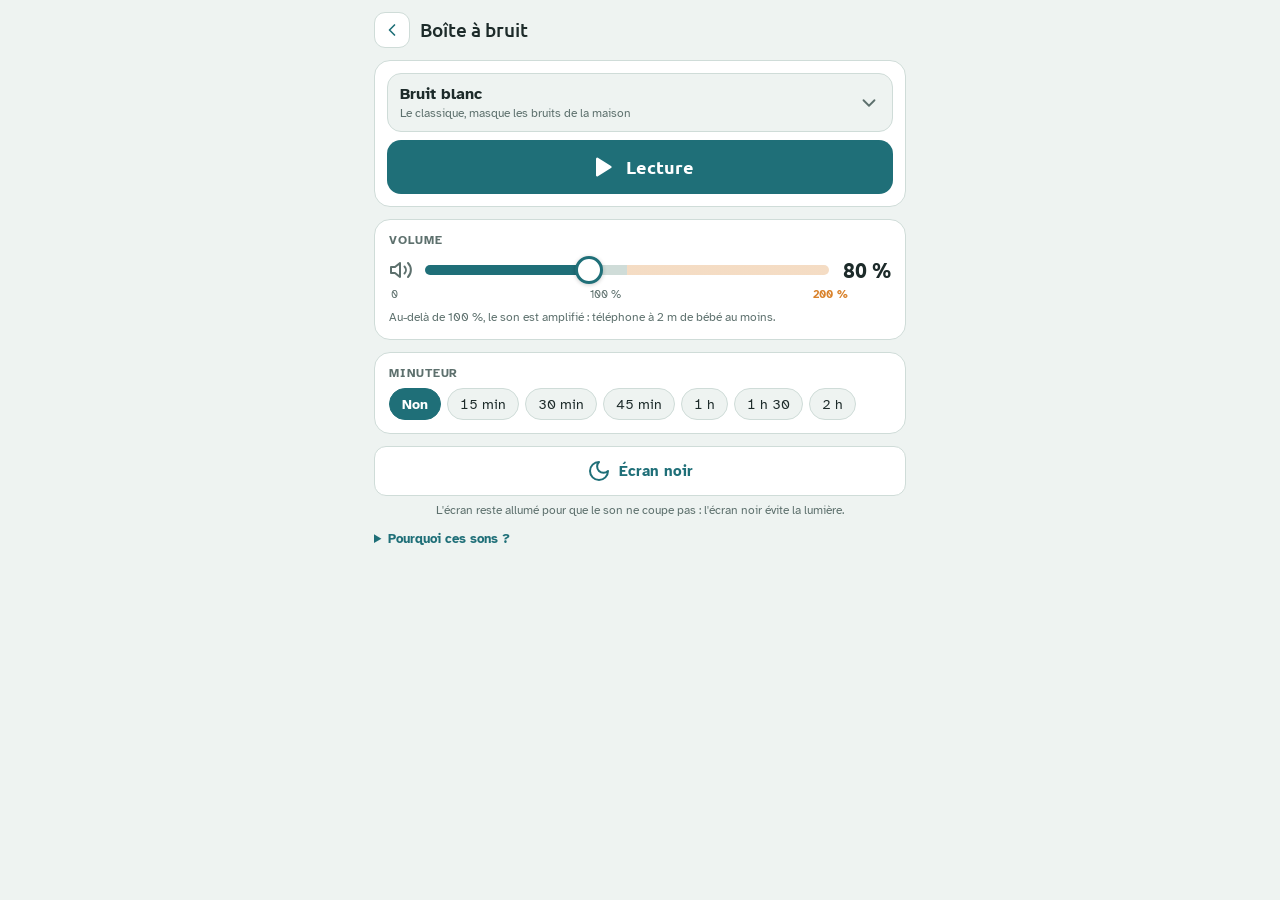
<file: bruit.html>
<!doctype html>
<html lang="fr">
<head>
<meta charset="utf-8">
<!-- Data only goes to the family's Supabase project and the weather service; no page address leaks to the sites it links to;
     search engines are asked not to index the app -->
<meta http-equiv="Content-Security-Policy" content="default-src 'self'; script-src 'self' 'unsafe-inline'; style-src 'self' 'unsafe-inline'; img-src 'self' data: blob:; font-src 'self'; connect-src 'self' https://vvkkxphkyjejyhbcdcuw.supabase.co https://api.open-meteo.com; media-src 'self' blob: data:; worker-src 'self'; manifest-src 'self'; object-src 'none'; base-uri 'self'; form-action 'self'">
<meta name="referrer" content="no-referrer">
<meta name="robots" content="noindex, nofollow">
<meta name="viewport" content="width=device-width, initial-scale=1, maximum-scale=1, user-scalable=no">
<meta name="theme-color" content="#EEF3F1" media="(prefers-color-scheme: light)">
<meta name="theme-color" content="#111A19" media="(prefers-color-scheme: dark)">
<meta name="mobile-web-app-capable" content="yes">
<meta name="apple-mobile-web-app-capable" content="yes">
<!-- Added to the home screen from this page (iPhone: Safari › Partager › Sur l'écran d'accueil), it becomes its own
     « Bruit NOW!! » icon that opens here and starts the white noise (iPhone has no long-press shortcuts for web apps) -->
<meta name="apple-mobile-web-app-title" content="Bruit NOW!!">
<link rel="manifest" href="manifest-bruit.webmanifest">
<link rel="icon" href="icon-192.png">
<link rel="apple-touch-icon" href="raccourcis/bruit-apple.png">
<link rel="stylesheet" href="common.css">
<script src="theme.js"></script>
<title>Boîte à bruit · THOMAS911</title>
<style>
/* Player */
.player { display: flex; flex-direction: column; gap: 8px; padding: 12px; }
.play { width: 100%; height: 54px; border-radius: 14px; border: 0; background: var(--accent); color: var(--accent-ink);
  display: flex; align-items: center; justify-content: center; gap: 10px; cursor: pointer; -webkit-tap-highlight-color: transparent;
  font-family: var(--font-display); font-weight: 800; font-size: 1.15rem; }
.play svg { width: 30px; height: 30px; fill: currentColor; stroke: none; }
.play:active { transform: scale(0.985); }
/* Soft breathing glow while playing */
.playing .play { animation: glow 2.8s ease-in-out infinite; }
@keyframes glow { 0%, 100% { box-shadow: 0 0 0 0 var(--accent-soft); } 50% { box-shadow: 0 0 0 6px var(--accent-soft); } }
@media (prefers-reduced-motion: reduce) { .playing .play { animation: none; } }
.status { color: var(--muted); font-size: 0.9rem; font-variant-numeric: tabular-nums; text-align: center; }

/* Sound picker: a dropdown that opens onto the sound cards */
.pick { font: inherit; width: 100%; display: flex; align-items: center; gap: 10px; text-align: left; color: var(--ink);
  background: var(--bg); border: 1.5px solid var(--line); border-radius: 14px; padding: 10px 12px; cursor: pointer; -webkit-tap-highlight-color: transparent; }
.pick .txt { flex: 1; min-width: 0; }
.pick b { display: block; font-size: 1rem; }
.pick .txt span { display: block; font-size: 0.78rem; color: var(--muted); margin-top: 1px; }
.pick svg { width: 22px; height: 22px; color: var(--muted); transition: transform .2s; }
.pick[aria-expanded="true"] { border-color: var(--accent); }
.pick[aria-expanded="true"] svg { transform: rotate(180deg); }
.sounds { display: grid; grid-template-columns: 1fr 1fr; gap: 8px; }
.snd { font: inherit; text-align: left; color: var(--ink); background: var(--bg); border: 1.5px solid var(--line); border-radius: 14px;
  padding: 10px 12px; cursor: pointer; -webkit-tap-highlight-color: transparent; }
.snd b { display: block; font-size: 0.95rem; }
.snd span { display: block; font-size: 0.75rem; color: var(--muted); margin-top: 2px; line-height: 1.25; }
.snd[aria-pressed="true"] { border-color: var(--accent); background: var(--accent-soft); }
.snd[aria-pressed="true"] b { color: var(--accent); }

/* Volume */
.vol-row { display: flex; align-items: center; gap: 12px; margin-top: 6px; }
.vol-row output { font-family: var(--font-display); font-weight: 800; font-size: 1.3rem; min-width: 4.2ch; text-align: right; font-variant-numeric: tabular-nums; }
.vol-row output.boost { color: #d9822b; }
input[type="range"] { -webkit-appearance: none; appearance: none; flex: 1; height: 34px; background: transparent; margin: 0; }
input[type="range"]::-webkit-slider-runnable-track { height: 10px; border-radius: 5px; background: var(--track); }
input[type="range"]::-moz-range-track { height: 10px; border-radius: 5px; background: var(--track); }
input[type="range"]::-webkit-slider-thumb { -webkit-appearance: none; width: 28px; height: 28px; margin-top: -9px; border-radius: 50%;
  background: var(--surface); border: 3px solid var(--accent); box-shadow: 0 1px 4px rgba(0,0,0,.2); }
input[type="range"]::-moz-range-thumb { width: 22px; height: 22px; border-radius: 50%; background: var(--surface); border: 3px solid var(--accent); }
.ticks { display: flex; justify-content: space-between; font-size: 0.7rem; color: var(--muted); padding: 0 2px; margin-right: calc(4.2ch + 12px); }
.ticks b { color: #d9822b; font-weight: 700; }
.hint { font-size: 0.78rem; color: var(--muted); margin: 8px 0 0; line-height: 1.35; }

/* Timer */
.chips { display: flex; flex-wrap: wrap; gap: 6px; margin-top: 8px; }
.chip { font: inherit; font-size: 0.9rem; color: var(--ink); background: var(--bg); border: 1.5px solid var(--line); border-radius: 999px;
  padding: 6px 12px; cursor: pointer; -webkit-tap-highlight-color: transparent; font-variant-numeric: tabular-nums; }
.chip[aria-pressed="true"] { background: var(--accent); border-color: var(--accent); color: var(--accent-ink); font-weight: 700; }
.check { display: flex; align-items: center; gap: 10px; margin-top: 14px; font-size: 0.95rem; cursor: pointer; }
.check input { width: 22px; height: 22px; accent-color: var(--accent); margin: 0; flex: none; }
.check small { display: block; color: var(--muted); font-size: 0.78rem; }

/* Night screen */
.dark-btn { font: inherit; font-weight: 700; color: var(--accent); background: var(--surface); border: 1px solid var(--line); border-radius: 12px;
  padding: 12px; display: flex; align-items: center; justify-content: center; gap: 8px; cursor: pointer; }
.night { position: fixed; inset: 0; background: #000; z-index: 10; display: flex; align-items: flex-end; justify-content: center; padding-bottom: 40px; }
.night p { color: #333; font-size: 0.85rem; margin: 0; }
/* Opened from « Bruit blanc » where the phone wants a touch before any sound (iPhone): one touch anywhere */
.go { position: fixed; inset: 0; z-index: 20; border: 0; margin: 0; width: 100%; font: inherit; color: var(--ink); cursor: pointer;
  background: color-mix(in srgb, var(--bg) 94%, transparent); display: flex; flex-direction: column; align-items: center; justify-content: center; gap: 14px;
  -webkit-tap-highlight-color: transparent; }
.go[hidden] { display: none; }
.go .disc { width: 136px; height: 136px; border-radius: 50%; background: var(--accent); color: var(--accent-ink); display: flex; align-items: center; justify-content: center;
  animation: glow 2.8s ease-in-out infinite; }
.go .disc svg { width: 64px; height: 64px; fill: currentColor; margin-left: 8px; }
.go b { font-family: var(--font-display); font-size: 1.3rem; }
.go span { color: var(--muted); font-size: 0.9rem; }
details { font-size: 0.82rem; color: var(--muted); }
details summary { cursor: pointer; font-weight: 700; color: var(--accent); }
details p { margin: 8px 0 0; line-height: 1.4; }
</style>
</head>
<body>
<div class="wrap">
  <header class="top">
    <a class="back" href="./" aria-label="Retour à l'accueil"><svg class="i" viewBox="0 0 24 24" aria-hidden="true"><path d="M15 18l-6-6 6-6"/></svg></a>
    <h1>Boîte à bruit</h1>
  </header>

  <section class="card player" id="player">
    <button class="pick" id="pick" type="button" aria-expanded="false" aria-controls="sounds">
      <span class="txt"><b id="pickName"></b><span id="pickDesc"></span></span>
      <svg class="i" viewBox="0 0 24 24" aria-hidden="true"><path d="M6 9l6 6 6-6"/></svg>
    </button>
    <div class="sounds" id="sounds" hidden></div>
    <button class="play" id="play" type="button" aria-label="Lecture"></button>
    <div class="status" id="status" hidden></div>
  </section>

  <section class="card">
    <div class="label">Volume</div>
    <div class="vol-row">
      <svg class="i" viewBox="0 0 24 24" aria-hidden="true" style="color:var(--muted)"><path d="M11 5 6 9H2v6h4l5 4V5Z M15.5 8.5a5 5 0 0 1 0 7 M19 5a10 10 0 0 1 0 14"/></svg>
      <input type="range" id="vol" min="0" max="200" step="5" aria-label="Volume">
      <output id="volOut" for="vol"></output>
    </div>
    <div class="ticks"><span>0</span><span>100 %</span><b>200 %</b></div>
    <p class="hint">Au-delà de 100 %, le son est amplifié : téléphone à 2 m de bébé au moins.</p>
  </section>

  <section class="card">
    <div class="label">Minuteur</div>
    <div class="chips" id="timers"></div>
    <label class="check" id="fadeRow">
      <input type="checkbox" id="fade">
      <span>Decrescendo<small>Baisse tout en douceur sur les 10 dernières minutes</small></span>
    </label>
  </section>

  <button class="dark-btn" id="darkBtn" type="button">
    <svg class="i" viewBox="0 0 24 24" aria-hidden="true"><path d="M12 3a6 6 0 0 0 9 9 9 9 0 1 1-9-9Z"/></svg>Écran noir
  </button>
  <p class="hint" style="margin-top:-6px;text-align:center">L'écran reste allumé pour que le son ne coupe pas : l'écran noir évite la lumière.</p>

  <details>
    <summary>Pourquoi ces sons ?</summary>
    <p>Dans le ventre, bébé baigne dans un bruit continu, assez fort, rythmé par le cœur de sa mère. Les bruits continus le rappellent et masquent les bruits soudains qui réveillent.</p>
    <p>Dans une étude sur des nouveau-nés, 16 sur 20 se sont endormis en moins de 5 minutes avec un bruit blanc, contre 5 sur 20 sans (Spencer et coll., <i>Archives of Disease in Childhood</i>, 1990).</p>
    <p>Le bruit rose et le bruit brun sont des bruits blancs adoucis, avec moins d'aigus. Le « chut-chut » imite le réflexe naturel des parents.</p>
  </details>
</div>
<div class="night" id="night" hidden><p>Touche l'écran pour revenir</p></div>
<button class="go" id="go" type="button" hidden><span class="disc" id="goIcon"></span><b>Touche pour lancer</b><span id="goName"></span></button>

<script>
// ---------- Sounds: generated in the browser, looped seamlessly ----------
const rnd = () => Math.random() * 2 - 1;
const lowpass = (x, sr, fc) => { const a = Math.exp(-2 * Math.PI * fc / sr); let y = 0; for (let i = 0; i < x.length; i++) x[i] = y = (1 - a) * x[i] + a * y; };
const highpass = (x, sr, fc) => { const a = Math.exp(-2 * Math.PI * fc / sr); let y = 0; for (let i = 0; i < x.length; i++) { y = (1 - a) * x[i] + a * y; x[i] -= y; } };
function pinkFill(x) {
  let b0 = 0, b1 = 0, b2 = 0, b3 = 0, b4 = 0, b5 = 0, b6 = 0;
  for (let i = 0; i < x.length; i++) {
    const w = rnd();
    b0 = 0.99886 * b0 + w * 0.0555179; b1 = 0.99332 * b1 + w * 0.0750759; b2 = 0.969 * b2 + w * 0.153852;
    b3 = 0.8665 * b3 + w * 0.3104856; b4 = 0.55 * b4 + w * 0.5329522; b5 = -0.7616 * b5 - w * 0.016898;
    x[i] = b0 + b1 + b2 + b3 + b4 + b5 + b6 + w * 0.5362; b6 = w * 0.115926;
  }
}
function brownFill(x, sr) {
  let b = 0;
  for (let i = 0; i < x.length; i++) { b = (b + 0.02 * rnd()) / 1.02; x[i] = b * 3.5; }
  highpass(x, sr, 20);
}
// Heartbeat "lub-dub" added onto a loop of length n (whole number of beats).
function addHeart(out, sr, n, bpm, level) {
  const P = Math.round(60 / bpm * sr);
  const thump = (t, f0, f1, a) => t < 0 || t > 0.3 ? 0 :
    a * Math.sin(2 * Math.PI * (f0 * t - (f0 - f1) * t * t / 0.6)) * Math.exp(-t / 0.055) * (1 - Math.exp(-t / 0.004));
  for (let i = 0; i < n; i++) {
    const t = (i % P) / sr;
    out[i] += level * (thump(t, 58, 40, 1) + thump(t - 0.3, 66, 46, 0.65));
  }
}
// Steady motor tones added onto a loop of length n, relative to the noise level.
// Frequencies are rounded so each tone fits a whole number of cycles in the loop (no click).
function addTones(out, sr, n, list) {
  let sum = 0; for (let i = 0; i < n; i++) sum += out[i] * out[i];
  const rms = Math.sqrt(sum / n);
  for (const [f, a] of list) {
    const w = 2 * Math.PI * Math.round(f * n / sr) / n, ph = Math.random() * 6.28;
    for (let i = 0; i < n; i++) out[i] += a * rms * Math.sin(w * i + ph);
  }
}
// Each sound: loop length (s), an optional period the loop must be a multiple of,
// noise (stationary, filled with crossfade margin) and periodic parts (exact, added after).
const SOUNDS = [
  { id: "blanc", name: "Bruit blanc", desc: "Le classique, masque les bruits de la maison", secs: 12,
    noise: (x) => { for (let i = 0; i < x.length; i++) x[i] = rnd(); } },
  { id: "rose", name: "Bruit rose", desc: "Plus doux et plus grave que le blanc", secs: 12, noise: pinkFill },
  { id: "brun", name: "Bruit brun", desc: "Grave et enveloppant, comme un grondement", secs: 12, noise: brownFill },
  { id: "chut", name: "Chut-chut", desc: "Le « chhh » rythmé des parents", secs: 9, period: 0.9,
    noise: (x, sr) => {
      pinkFill(x); highpass(x, sr, 1400); lowpass(x, sr, 6500);
      const P = Math.round(0.9 * sr);
      for (let i = 0; i < x.length; i++) { const p = (i % P) / P; x[i] *= p < 0.62 ? Math.pow(Math.sin(Math.PI * p / 0.62), 0.6) : 0.05; }
    } },
  { id: "coeur", name: "Battements de cœur", desc: "Un cœur calme, comme contre maman", secs: 11, period: 60 / 66, peak: true,
    noise: (x, sr) => { brownFill(x, sr); lowpass(x, sr, 300); for (let i = 0; i < x.length; i++) x[i] *= 0.08; },
    periodic: (out, sr, n) => addHeart(out, sr, n, 66, 1) },
  { id: "ventre", name: "Ventre de maman", desc: "Sons étouffés et cœur, comme dans le ventre", secs: 11, period: 60 / 66,
    noise: (x, sr) => {
      brownFill(x, sr); lowpass(x, sr, 450); lowpass(x, sr, 450);
      const P = Math.round(60 / 66 * sr); // blood "whoosh" with each beat
      for (let i = 0; i < x.length; i++) { const t = (i % P) / sr; x[i] *= 0.7 + 0.5 * Math.exp(-Math.pow((t - 0.12) / 0.12, 2)); }
    },
    periodic: (out, sr, n) => addHeart(out, sr, n, 66, 0.12) },
  { id: "pluie", name: "Pluie", desc: "Pluie régulière sur le toit", secs: 14,
    noise: (x, sr) => {
      pinkFill(x); highpass(x, sr, 500);
      const drop = Math.round(0.004 * sr);
      for (let i = 0; i < x.length - drop; i++) if (Math.random() < 40 / sr) {
        const a = 0.6 + Math.random() * 1.6;
        for (let k = 0; k < drop; k++) x[i + k] += a * rnd() * Math.exp(-k / (0.0012 * sr));
      }
      lowpass(x, sr, 9000);
    } },
  { id: "vagues", name: "Vagues", desc: "Ressac lent pour ralentir le rythme", secs: 18, period: 9,
    noise: (x, sr) => {
      const p = new Float32Array(x.length); pinkFill(p); lowpass(p, sr, 2500);
      brownFill(x, sr);
      const P = Math.round(9 * sr);
      for (let i = 0; i < x.length; i++) {
        const ph = (i % P) / P;
        const s = ph < 0.35 ? Math.pow(Math.sin(Math.PI / 2 * ph / 0.35), 2) : Math.exp(-(ph - 0.35) * 5);
        x[i] = (0.6 * x[i] + 0.5 * p[i]) * (0.12 + 0.88 * s);
      }
    } },
  { id: "seche", name: "Sèche-cheveux", desc: "Souffle chaud et régulier, un grand classique", secs: 10,
    noise: (x, sr) => { for (let i = 0; i < x.length; i++) x[i] = rnd(); highpass(x, sr, 400); lowpass(x, sr, 7000); },
    periodic: (out, sr, n) => addTones(out, sr, n, [[180, 0.25], [360, 0.18], [540, 0.12], [720, 0.08], [2600, 0.05]]) },
  { id: "ventilo", name: "Ventilateur", desc: "Souffle doux avec le ronron des pales", secs: 12, period: 1 / 24,
    noise: (x, sr) => {
      const p = new Float32Array(x.length); pinkFill(p); lowpass(p, sr, 1500);
      brownFill(x, sr);
      const P = Math.round(sr / 24); // blades passing
      for (let i = 0; i < x.length; i++) x[i] = (0.7 * x[i] + 0.5 * p[i]) * (1 + 0.06 * Math.sin(2 * Math.PI * (i % P) / P));
    },
    periodic: (out, sr, n) => addTones(out, sr, n, [[48, 0.12], [100, 0.08]]) },
  { id: "aspi", name: "Aspirateur", desc: "Bruit fort et constant qui calme les pleurs", secs: 10,
    noise: (x, sr) => { pinkFill(x); highpass(x, sr, 250); lowpass(x, sr, 9000); },
    periodic: (out, sr, n) => addTones(out, sr, n, [[150, 0.15], [300, 0.1], [1180, 0.18], [2360, 0.08]]) }
];
const TARGET_RMS = 0.2;
function buildBuffer(ctx, s) {
  const sr = ctx.sampleRate;
  const n = s.period ? Math.round(s.period * sr) * Math.max(1, Math.round(s.secs / s.period)) : Math.round(s.secs * sr);
  const F = Math.round(0.3 * sr); // crossfade so the loop point can't be heard
  const x = new Float32Array(n + F);
  s.noise(x, sr);
  for (let i = 0; i < F; i++) { const a = i / F; x[i] = x[i] * Math.sqrt(a) + x[n + i] * Math.sqrt(1 - a); }
  const out = x.subarray(0, n);
  if (s.periodic) s.periodic(out, sr, n);
  let sum = 0, peak = 0;
  for (let i = 0; i < n; i++) { sum += out[i] * out[i]; peak = Math.max(peak, Math.abs(out[i])); }
  const k = s.peak ? 0.8 / peak : TARGET_RMS / Math.sqrt(sum / n);
  const buf = ctx.createBuffer(1, n, sr);
  const d = buf.getChannelData(0);
  for (let i = 0; i < n; i++) d[i] = out[i] * k;
  return buf;
}

// ---------- Audio engine ----------
// source → volume (0–2) → decrescendo (0–1) → soft limiter → speakers
let ctx = null, volG, fadeG, src = null, srcG = null;
const buffers = {};
function ensureAudio() {
  if (ctx) return;
  // "playback": keeps playing even with the iPhone silent switch on
  try { if (navigator.audioSession) navigator.audioSession.type = "playback"; } catch (e) {}
  ctx = new (window.AudioContext || window.webkitAudioContext)();
  volG = ctx.createGain(); fadeG = ctx.createGain();
  const pre = ctx.createGain(); pre.gain.value = 1 / 3;
  const shaper = ctx.createWaveShaper(); // tanh: loud boosts saturate softly instead of crackling
  const curve = new Float32Array(2048);
  for (let i = 0; i < curve.length; i++) curve[i] = Math.tanh(3 * (i / (curve.length - 1) * 2 - 1));
  shaper.curve = curve; shaper.oversample = "2x";
  volG.connect(fadeG).connect(pre).connect(shaper).connect(ctx.destination);
  volG.gain.value = settings.vol / 100;
}
function startSource(id) {
  const s = SOUNDS.find((x) => x.id === id);
  if (!buffers[id]) buffers[id] = buildBuffer(ctx, s);
  const old = src, oldG = srcG, t = ctx.currentTime;
  src = ctx.createBufferSource(); src.buffer = buffers[id]; src.loop = true;
  srcG = ctx.createGain(); srcG.gain.setValueAtTime(0, t); srcG.gain.linearRampToValueAtTime(1, t + 0.4);
  src.connect(srcG).connect(volG); src.start();
  if (old) { oldG.gain.setValueAtTime(oldG.gain.value, t); oldG.gain.linearRampToValueAtTime(0, t + 0.4); old.stop(t + 0.45); }
}
function stopSource() {
  if (!src) return;
  const t = ctx.currentTime;
  srcG.gain.setValueAtTime(srcG.gain.value, t); srcG.gain.linearRampToValueAtTime(0, t + 0.25);
  src.stop(t + 0.3); src = null; srcG = null;
}

// ---------- Settings ----------
const SKEY = "thomas911-bruit";
let settings = { sound: "blanc", vol: 80, timer: 0, fade: true };
try { Object.assign(settings, JSON.parse(localStorage.getItem(SKEY)) || {}); } catch (e) {}
const saveSettings = () => { try { localStorage.setItem(SKEY, JSON.stringify(settings)); } catch (e) {} };
const TIMERS = [0, 15, 30, 45, 60, 90, 120];
const FADE = 10 * 60; // decrescendo length, seconds

// ---------- Playback, timer and decrescendo ----------
let playing = false, remaining = null, endAt = 0, uiTimer = null, lock = null;
const $ = (id) => document.getElementById(id);

function fadeValue(r) { return settings.fade && r < FADE ? Math.pow(Math.max(r, 0) / FADE, 2) : 1; }
// Drop what is scheduled but keep the value where it is now (cancelScheduledValues alone puts back the value from before
// a curve in progress: a jump)
function hold(p, t) {
  if (p.cancelAndHoldAtTime) { p.cancelAndHoldAtTime(t); return; }
  const v = p.value; p.cancelScheduledValues(t); p.setValueAtTime(v, t);
}
// Schedule the fade in the audio clock, so it still happens if the page is throttled. Only while playing: play() sets it
// for the sound it starts, and a pause leaves it as it is while the sound fades out. Never back up to full volume at the
// end of a decrescendo (that woke Thomas: the stop used to reset it to 100 % during the last quarter second).
function scheduleFade() {
  if (!ctx || !playing) return;
  const t = ctx.currentTime, g = fadeG.gain;
  hold(g, t);
  if (!settings.timer) { g.setValueAtTime(1, t); return; }
  const r = Math.max((endAt - Date.now()) / 1000, 0);
  g.setValueAtTime(fadeValue(r), t);
  if (settings.fade) {
    const start = Math.max(r - FADE, 0), len = r - start;
    if (len > 0.05) {
      const pts = 200, curve = new Float32Array(pts);
      for (let k = 0; k < pts; k++) curve[k] = fadeValue(len * (1 - k / (pts - 1)));
      g.setValueCurveAtTime(curve, t + start + 0.01, len);
    }
  } else {
    g.setValueAtTime(0, t + r);
  }
}
async function keepAwake(on) {
  try {
    if (on && "wakeLock" in navigator && !lock) { lock = await navigator.wakeLock.request("screen"); lock.addEventListener("release", () => { lock = null; }); }
    if (!on && lock) { await lock.release(); lock = null; }
  } catch (e) {}
}
function play() {
  ensureAudio();
  if (ctx.state === "suspended") ctx.resume();
  startSource(settings.sound);
  playing = true;
  if (settings.timer) {
    if (remaining === null) remaining = settings.timer * 60000;
    endAt = Date.now() + remaining;
  }
  scheduleFade();
  keepAwake(true);
  clearInterval(uiTimer); uiTimer = setInterval(onTick, 1000);
  render();
}
function pause(finished) {
  if (!playing) return;
  playing = false;
  // The timer is over: the decrescendo brought it to silence, and it stays silent while the sound stops
  if (finished && ctx) { hold(fadeG.gain, ctx.currentTime); fadeG.gain.setValueAtTime(0, ctx.currentTime); }
  stopSource();
  remaining = finished || !settings.timer ? null : Math.max(endAt - Date.now(), 0);
  keepAwake(false);
  clearInterval(uiTimer);
  render();
}
function onTick() {
  if (playing && settings.timer && Date.now() >= endAt) { pause(true); showStatus("Minuteur terminé"); return; }
  renderStatus();
}
function fmt(ms) {
  const s = Math.ceil(ms / 1000), h = Math.floor(s / 3600), m = Math.floor(s % 3600 / 60), sec = s % 60;
  return h ? `${h} h ${String(m).padStart(2, "0")}` : `${m}:${String(sec).padStart(2, "0")}`;
}

// ---------- UI ----------
const PLAY = '<svg viewBox="0 0 24 24" aria-hidden="true"><path d="M8 5.5v13a1 1 0 0 0 1.5.86l10.5-6.5a1 1 0 0 0 0-1.72L9.5 4.64A1 1 0 0 0 8 5.5Z"/></svg>';
const PAUSE = '<svg viewBox="0 0 24 24" aria-hidden="true"><rect x="6" y="5" width="4.2" height="14" rx="1.2"/><rect x="13.8" y="5" width="4.2" height="14" rx="1.2"/></svg>';
// Only says something useful: the timer countdown (while playing or paused mid-way).
function showStatus(txt) { $("status").textContent = txt; $("status").hidden = !txt; }
function renderStatus() {
  let txt = "";
  if (settings.timer && playing) {
    const ms = endAt - Date.now();
    txt = `Arrêt dans ${fmt(ms)}`;
    if (settings.fade && ms < FADE * 1000) txt += " · decrescendo";
  } else if (settings.timer && remaining != null && remaining < settings.timer * 60000) {
    txt = `Minuteur en pause · reste ${fmt(remaining)}`;
  }
  showStatus(txt);
}
function render() {
  $("player").classList.toggle("playing", playing);
  $("play").innerHTML = playing ? PAUSE + "Pause" : PLAY + "Lecture";
  $("play").setAttribute("aria-label", playing ? "Pause" : "Lecture");
  const s = SOUNDS.find((x) => x.id === settings.sound);
  $("pickName").textContent = s.name;
  $("pickDesc").textContent = s.desc;
  document.querySelectorAll(".snd").forEach((b) => b.setAttribute("aria-pressed", b.dataset.id === settings.sound));
  document.querySelectorAll("#timers .chip").forEach((b) => b.setAttribute("aria-pressed", +b.dataset.min === settings.timer));
  $("fadeRow").hidden = !settings.timer;
  $("fade").checked = settings.fade;
  renderStatus();
  if ("mediaSession" in navigator) {
    try {
      navigator.mediaSession.metadata = new MediaMetadata({ title: s.name, artist: "THOMAS911", artwork: [{ src: "icon-512.png", sizes: "512x512", type: "image/png" }] });
      navigator.mediaSession.playbackState = playing ? "playing" : "paused";
    } catch (e) {}
  }
}
function renderVol() {
  const v = settings.vol;
  $("vol").value = v;
  $("volOut").textContent = v + " %";
  $("volOut").classList.toggle("boost", v > 100);
  // Track: filled part in the accent colour, the boost zone (100–200 %) tinted orange
  const p = v / 2, tint = "rgba(217,130,43,.28)";
  $("vol").style.setProperty("--track", v <= 100
    ? `linear-gradient(90deg, var(--accent) 0 ${p}%, var(--line) ${p}% 50%, ${tint} 50% 100%)`
    : `linear-gradient(90deg, var(--accent) 0 50%, #d9822b 50% ${p}%, ${tint} ${p}% 100%)`);
}

$("sounds").innerHTML = SOUNDS.map((s) => `<button class="snd" type="button" data-id="${s.id}"><b>${s.name}</b><span>${s.desc}</span></button>`).join("");
$("sounds").addEventListener("click", (e) => {
  const b = e.target.closest(".snd"); if (!b) return;
  settings.sound = b.dataset.id; saveSettings();
  if (playing) startSource(settings.sound); // crossfade to the new sound
  openPicker(false);
  render();
});
function openPicker(open) {
  $("pick").setAttribute("aria-expanded", open);
  $("sounds").hidden = !open;
}
$("pick").addEventListener("click", () => openPicker($("sounds").hidden));
$("timers").innerHTML = TIMERS.map((m) => `<button class="chip" type="button" data-min="${m}">${m === 0 ? "Non" : m < 60 ? m + " min" : m % 60 ? `${Math.floor(m / 60)} h ${m % 60}` : m / 60 + " h"}</button>`).join("");
$("timers").addEventListener("click", (e) => {
  const b = e.target.closest(".chip"); if (!b) return;
  settings.timer = +b.dataset.min; saveSettings();
  remaining = settings.timer ? settings.timer * 60000 : null;
  if (playing && settings.timer) endAt = Date.now() + remaining;
  scheduleFade(); render();
});
$("fade").addEventListener("change", (e) => { settings.fade = e.target.checked; saveSettings(); scheduleFade(); renderStatus(); });
$("vol").addEventListener("input", (e) => {
  settings.vol = +e.target.value; saveSettings(); renderVol();
  if (ctx) volG.gain.setTargetAtTime(settings.vol / 100, ctx.currentTime, 0.05);
});
$("play").addEventListener("click", () => playing ? pause() : play());
$("darkBtn").addEventListener("click", () => { $("night").hidden = false; });
$("night").addEventListener("click", () => { $("night").hidden = true; });
document.addEventListener("visibilitychange", () => { if (document.visibilityState === "visible" && playing) keepAwake(true); });
if ("mediaSession" in navigator) {
  try {
    navigator.mediaSession.setActionHandler("play", () => play());
    navigator.mediaSession.setActionHandler("pause", () => pause());
  } catch (e) {}
}
renderVol();
render();

// Opened from « Bruit blanc NOW!! » (bruit.html?play=blanc, or ?play=1 for the last sound): it plays at once.
// Where the phone wants a touch first (iPhone, or a browser tab), the sound waits and one touch anywhere starts it.
const launch = new URLSearchParams(location.search).get("play");
if (launch !== null) {
  history.replaceState(null, "", location.pathname); // a reload does not start it again
  if (SOUNDS.some((x) => x.id === launch)) { settings.sound = launch; saveSettings(); }
  play();
  const waiting = () => playing && ctx && ctx.state !== "running";
  ctx.addEventListener("statechange", () => { if (!waiting()) $("go").hidden = true; });
  setTimeout(() => {
    if (!waiting()) return;
    $("goIcon").innerHTML = PLAY;
    $("goName").textContent = (SOUNDS.find((x) => x.id === settings.sound) || SOUNDS[0]).name;
    $("go").hidden = false;
  }, 300);
}
$("go").addEventListener("click", () => { if (ctx) ctx.resume(); keepAwake(true); $("go").hidden = true; });
</script>
<script src="app.js"></script>
</body>
</html>
</file>
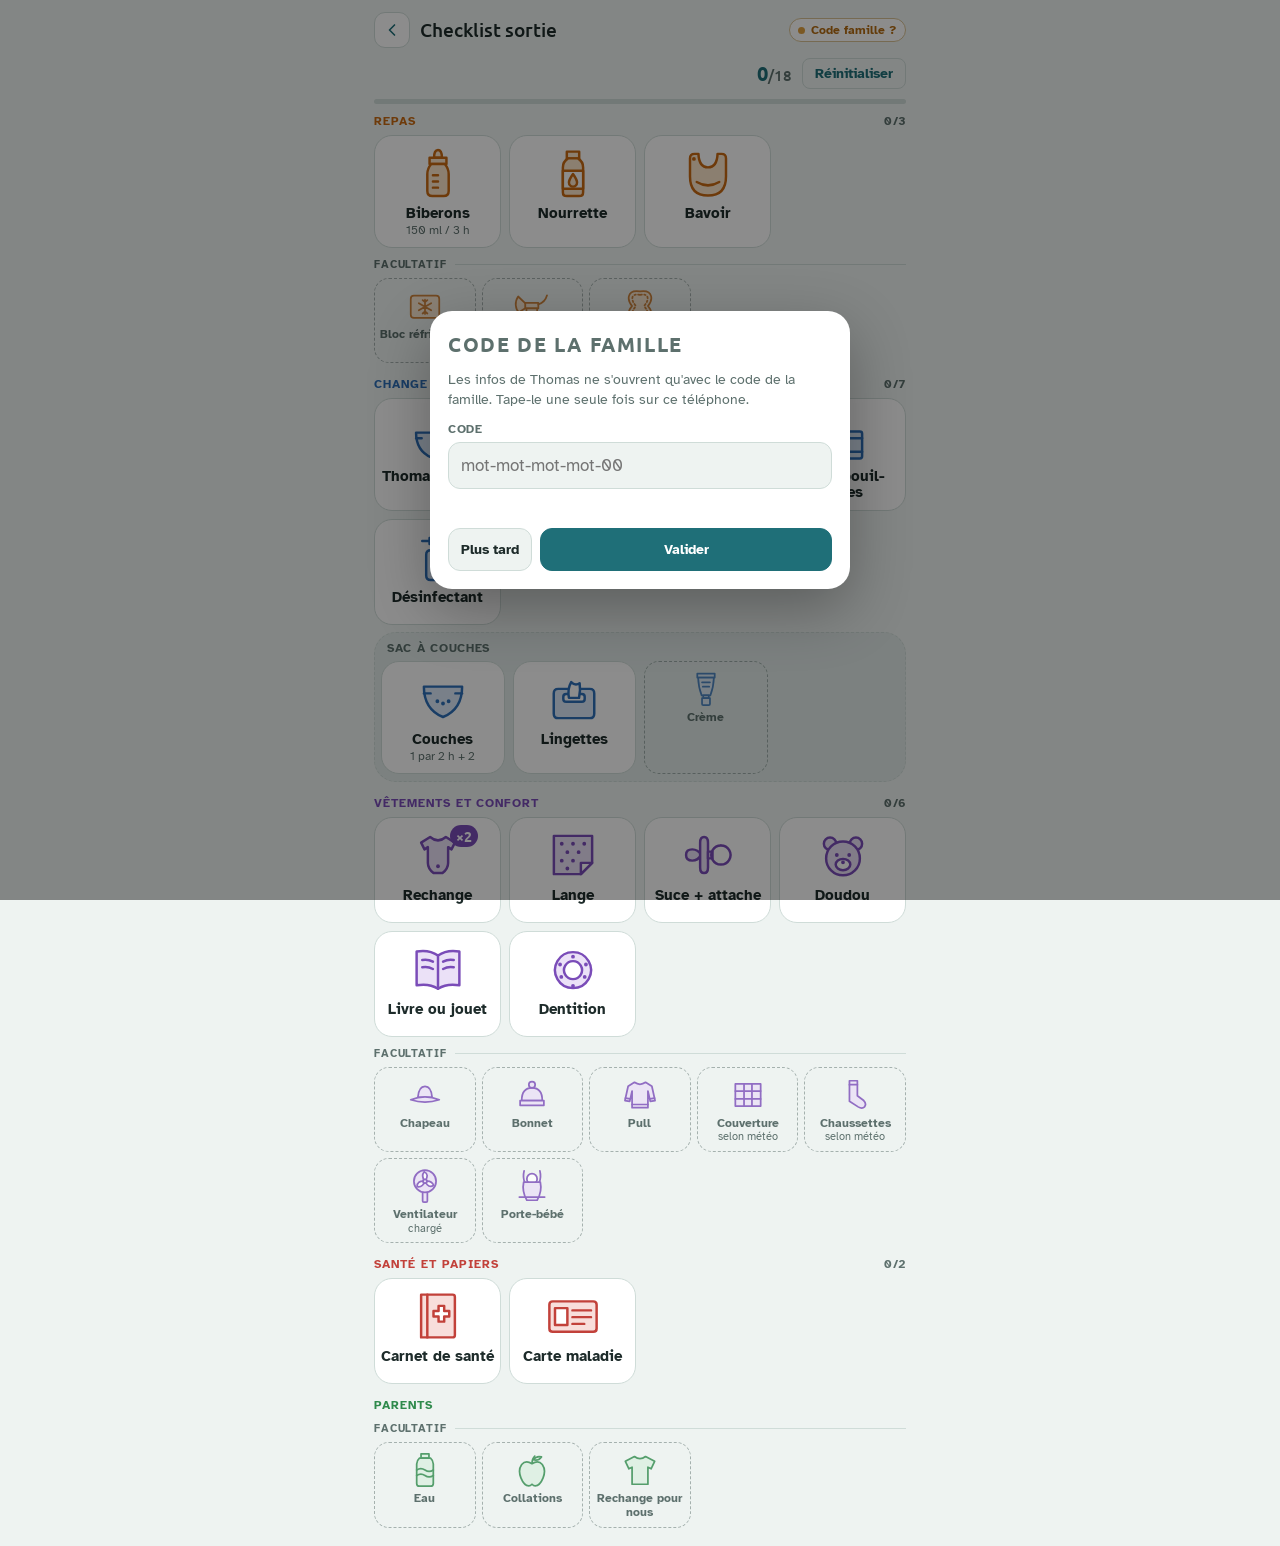
<file: checklist.html>
<!doctype html>
<html lang="fr">
<head>
<meta charset="utf-8">
<!-- Data only goes to the family's Supabase project and the weather service; no page address leaks to the sites it links to;
     search engines are asked not to index the app -->
<meta http-equiv="Content-Security-Policy" content="default-src 'self'; script-src 'self' 'unsafe-inline'; style-src 'self' 'unsafe-inline'; img-src 'self' data: blob:; font-src 'self'; connect-src 'self' https://vvkkxphkyjejyhbcdcuw.supabase.co https://api.open-meteo.com; media-src 'self' blob: data:; worker-src 'self'; manifest-src 'self'; object-src 'none'; base-uri 'self'; form-action 'self'">
<meta name="referrer" content="no-referrer">
<meta name="robots" content="noindex, nofollow">
<meta name="viewport" content="width=device-width, initial-scale=1, maximum-scale=1, user-scalable=no">
<meta name="theme-color" content="#EEF3F1" media="(prefers-color-scheme: light)">
<meta name="theme-color" content="#111A19" media="(prefers-color-scheme: dark)">
<meta name="mobile-web-app-capable" content="yes">
<link rel="manifest" href="manifest.webmanifest">
<link rel="icon" href="icon-192.png">
<link rel="apple-touch-icon" href="apple-touch-icon.png">
<title>Checklist sortie · THOMAS911</title>
<link rel="stylesheet" href="common.css">
<script src="theme.js"></script>
<style>
/* Layout: one phone screen; only unchecked chips show per category, checked ones drop to a quiet "Vérifié" tray at the bottom */
body { font-size: 14px; }
.wrap { gap: 10px; padding-bottom: 18px; }
/* Under the title: weather, progress, reset */
.head2 { display: flex; align-items: center; gap: 10px; }
.head2 .count { margin-left: auto; }
.wx { text-decoration: none; -webkit-tap-highlight-color: transparent; display: inline-flex; align-items: center; gap: 3px; font-family: var(--font-display); font-weight: 600; font-size: 0.95rem; color: var(--muted); font-variant-numeric: tabular-nums; white-space: nowrap; }
.wx[hidden] { display: none; }
.wx svg { width: 18px; height: 18px; align-self: center; }
.wx small { font-size: 0.75rem; font-weight: 600; margin-left: 4px; opacity: 0.85; }
.count { font-family: var(--font-display); font-weight: 600; font-size: 0.95rem; color: var(--muted); font-variant-numeric: tabular-nums; white-space: nowrap; }
.count b { color: var(--accent); font-weight: 800; font-size: 1.25rem; }
.alerts { display: flex; flex-direction: column; gap: 4px; margin-top: -4px; }
.alerts:empty { display: none; }
.alerts a { display: flex; align-items: center; gap: 6px; font-size: 0.85rem; font-weight: 700; color: var(--accent); text-decoration: none; -webkit-tap-highlight-color: transparent; }
.alerts svg { width: 16px; height: 16px; flex: none; }
.alerts span { font-weight: 400; color: var(--muted); }
.bar { height: 5px; border-radius: 3px; background: var(--line); overflow: hidden; }
.bar i { display: block; height: 100%; width: 0; background: var(--accent); transition: width .25s ease; }
.list { display: flex; flex-direction: column; gap: 10px; }
section { display: flex; flex-direction: column; gap: 5px; }
h2 { margin: 0; display: flex; justify-content: space-between; font-size: 0.72rem; font-weight: 700; text-transform: uppercase; letter-spacing: 0.08em; color: var(--muted); }
h2 span { font-variant-numeric: tabular-nums; letter-spacing: 0.02em; }
.chips { display: flex; flex-wrap: wrap; gap: 6px; align-items: flex-start; }
.chip {
  font: inherit; font-size: 0.86rem; line-height: 1.2; color: var(--ink);
  background: var(--surface); border: 1px solid var(--line); border-radius: 999px;
  padding: 5px 10px 5px 8px; display: inline-flex; align-items: center; gap: 6px;
  cursor: pointer; text-align: left; -webkit-tap-highlight-color: transparent;
}
.chip::before { content: ""; width: 14px; height: 14px; flex: none; border-radius: 50%; border: 1.5px solid var(--line); }
.chip small { color: var(--muted); font-size: 0.75rem; }
/* Optional: faded, dashed outline, no fill */
.chip.opt { background: transparent; color: var(--muted); border-style: dashed;
  border-color: var(--muted); border-color: color-mix(in srgb, var(--muted) 55%, transparent); }
.chip.opt::before { border-style: dashed; }
.group {
  display: inline-flex; flex-wrap: wrap; align-items: center; gap: 6px;
  background: var(--group); border: 1px dashed var(--line); border-radius: 14px; padding: 5px 6px 6px;
}
.group-label { font-size: 0.72rem; font-weight: 700; text-transform: uppercase; letter-spacing: 0.06em; color: var(--muted); padding: 0 4px; width: 100%; }
.chip:focus-visible, .reset:focus-visible { outline: 2px solid var(--accent); outline-offset: 2px; }

/* Check feedback: fill + tick pop, then the chip folds away */
.chip {
  position: relative; white-space: nowrap; max-width: 100%; overflow: hidden;
  transition: background .08s, color .08s, border-color .08s, opacity .15s ease, transform .15s ease,
              max-width .17s ease, padding .17s ease, border-width .17s ease;
}
.chip.checking { background: var(--accent); border-color: var(--accent); color: var(--accent-ink); animation: pop .16s ease; }
.chip.checking small { color: var(--accent-ink); opacity: .8; }
.chip.checking::before { background: var(--accent-ink); border-color: var(--accent-ink); }
.chip.checking::after {
  content: ""; position: absolute; left: 14px; top: 50%; width: 4px; height: 8px; margin-top: -6px;
  border: solid var(--accent); border-width: 0 2px 2px 0;
  transform: rotate(45deg) scale(0); animation: tick .1s .02s ease-out forwards;
}
.chip.leaving { opacity: 0; transform: scale(.85); max-width: 0 !important; padding-left: 0; padding-right: 0; border-width: 0; }
.chip.arrive { animation: arrive .4s ease; }
.count b.bump { display: inline-block; animation: bump .2s ease; }
@keyframes pop { 0% { transform: scale(1); } 40% { transform: scale(1.08); } 100% { transform: scale(1); } }
@keyframes tick { to { transform: rotate(45deg) scale(1); } }
@keyframes arrive {
  0% { opacity: 0; transform: translateY(-4px) scale(.9); background: var(--accent); color: var(--accent-ink); }
  35% { opacity: 1; transform: none; background: var(--accent); color: var(--accent-ink); }
}
@keyframes bump { 40% { transform: scale(1.3); } }
@media (prefers-reduced-motion: reduce) {
  .chip { transition: background .15s, color .15s; }
  .chip.checking, .chip.checking::after, .chip.arrive, .count b.bump { animation: none; }
  .chip.checking::after { transform: rotate(45deg); }
}

/* Pictogram mode (Réglages, on by default): a big picture per item, to tick at a glance in a hurry.
   Must-haves are large tiles, 3 per row; optional ones smaller, dashed, 4 per row. Each section has its colour:
   --c the outline of its pictures, --t their fill (--face: the inner parts). */
.k0 { --c: #c76a12; --t: #fde6cc; } .k1 { --c: #2d6fb8; --t: #dbe9f8; } .k2 { --c: #7a4cb8; --t: #ebe1f7; }
.k3 { --c: #c2413a; --t: #f8dedb; } .k4 { --c: #2f8a4c; --t: #dcf0e2; }
@media (prefers-color-scheme: dark) {
  :root:not([data-theme="light"]) .k0 { --c: #f0a55a; --t: #3a2a18; } :root:not([data-theme="light"]) .k1 { --c: #79b4ee; --t: #1b2c3f; }
  :root:not([data-theme="light"]) .k2 { --c: #b99be8; --t: #2b2240; } :root:not([data-theme="light"]) .k3 { --c: #f08a80; --t: #3d2220; }
  :root:not([data-theme="light"]) .k4 { --c: #77cf92; --t: #1b3324; }
}
:root[data-theme="dark"] .k0 { --c: #f0a55a; --t: #3a2a18; } :root[data-theme="dark"] .k1 { --c: #79b4ee; --t: #1b2c3f; }
:root[data-theme="dark"] .k2 { --c: #b99be8; --t: #2b2240; } :root[data-theme="dark"] .k3 { --c: #f08a80; --t: #3d2220; }
:root[data-theme="dark"] .k4 { --c: #77cf92; --t: #1b3324; }
.pictos .list { gap: 14px; }
.pictos section { gap: 7px; }
.pictos section > h2 { color: var(--c, var(--muted)); font-size: 0.75rem; }
.pictos section > h2 span { color: var(--muted); }
.pic { width: 54px; height: 54px; flex: none; fill: var(--t); stroke: var(--c); stroke-width: 2.2; stroke-linejoin: round; stroke-linecap: round; }
.pic .no-fill { fill: none; }
.pic .dot { stroke-width: 3.4; }
.pic .face { fill: var(--face, var(--surface)); }
.pic .dash { stroke-dasharray: 2 3; }
.tiles { display: grid; grid-template-columns: repeat(3, minmax(0, 1fr)); gap: 8px; }
.tiles.small { grid-template-columns: repeat(4, minmax(0, 1fr)); gap: 6px; }
@media (min-width: 500px) { .tiles { grid-template-columns: repeat(4, minmax(0, 1fr)); } .tiles.small { grid-template-columns: repeat(5, minmax(0, 1fr)); } }
.tile {
  position: relative; font: inherit; color: var(--ink); background: var(--surface); border: 1.5px solid var(--line); border-radius: 18px;
  padding: 10px 4px 9px; min-height: 106px; display: flex; flex-direction: column; align-items: center; gap: 5px; text-align: center;
  cursor: pointer; -webkit-tap-highlight-color: transparent; touch-action: manipulation;
  transition: background .08s, color .08s, border-color .08s, opacity .17s ease, transform .17s ease;
}
.tile .lbl { font-weight: 700; font-size: 0.92rem; line-height: 1.12; hyphens: manual; }
.tile small { font-size: 0.72rem; line-height: 1.15; color: var(--muted); margin-top: -2px; }
/* A quantity on the picture (×2) */
.tile .qty { position: absolute; top: 7px; left: calc(50% + 12px); min-width: 28px; height: 22px; padding: 0 6px; border-radius: 11px;
  background: var(--c); color: var(--surface); font: 700 0.85rem/22px var(--font-display); }
.tile .ok { position: absolute; top: 6px; right: 6px; width: 24px; height: 24px; border-radius: 50%; display: none; align-items: center; justify-content: center;
  background: var(--accent-ink); color: var(--accent); }
.tile .ok svg { width: 15px; height: 15px; fill: none; stroke: currentColor; stroke-width: 3.4; stroke-linecap: round; stroke-linejoin: round; }
.tile:focus-visible { outline: 2px solid var(--accent); outline-offset: 2px; }
/* Ticked: filled, the picture turns light, a check mark in the corner; then it folds away to « Vérifié » */
.tile.checking { background: var(--accent); border-color: var(--accent); color: var(--accent-ink); animation: pop .16s ease; }
.tile.checking .pic { --c: var(--accent-ink); --t: color-mix(in srgb, var(--accent-ink) 22%, transparent); --face: var(--accent); opacity: 1; }
.tile.checking small { color: var(--accent-ink); opacity: .85; }
.tile.checking .qty { background: var(--accent-ink); color: var(--accent); }
.tile.checking .ok { display: flex; animation: ok-in .2s ease-out; }
.tile.leaving { opacity: 0; transform: scale(.75); }
.tile.arrive { animation: tile-in .55s ease; }
@keyframes ok-in { 0% { transform: scale(0); } 70% { transform: scale(1.25); } 100% { transform: scale(1); } }
@keyframes tile-in {
  0% { transform: scale(.85); background: var(--accent-soft); border-color: var(--accent); }
  45% { transform: none; background: var(--accent-soft); border-color: var(--accent); }
}
/* Optional: smaller, dashed, see-through */
.tile.opt { background: transparent; border-style: dashed; border-color: color-mix(in srgb, var(--muted) 50%, transparent);
  min-height: 84px; padding: 8px 3px 7px; gap: 3px; border-radius: 15px; }
.tile.opt .pic { width: 38px; height: 38px; opacity: .8; }
.tile.opt .lbl { font-size: 0.78rem; color: var(--muted); }
.tile.opt small { font-size: 0.66rem; }
.tile.opt .ok { top: 4px; right: 4px; width: 20px; height: 20px; }
.tile.opt.checking { background: var(--accent); border-color: var(--accent); border-style: solid; }
.tile.opt.checking .lbl { color: var(--accent-ink); }
.pictos .group { display: flex; flex-direction: column; align-items: stretch; gap: 6px; border-radius: 22px; padding: 6px 6px 7px; }
.pictos .group-label { padding: 2px 6px 0; }
.sub { display: flex; align-items: center; gap: 8px; margin-top: 3px; font-size: 0.68rem; font-weight: 700; letter-spacing: .08em; text-transform: uppercase; color: var(--muted); }
.sub::after { content: ""; flex: 1; height: 1px; background: var(--line); }
/* « Vérifié »: small chips with a little picture */
.pictos .done .chip::before { display: none; }
.chip .pic { width: 20px; height: 20px; stroke-width: 2.8; margin: -3px 0; }
.done .chip .pic { opacity: .55; }
@media (prefers-reduced-motion: reduce) { .tile { transition: background .15s, color .15s; } .tile.checking, .tile.arrive, .tile.checking .ok { animation: none; } }

.done { border-top: 1px solid var(--line); padding-top: 10px; }
.done h2 { color: var(--accent); }
.done .chip { background: transparent; color: var(--muted); border-color: var(--line); font-size: 0.82rem; padding: 4px 9px 4px 7px; }
.done .chip span { text-decoration: line-through; text-decoration-color: var(--line); }
.done .chip::before { width: 12px; height: 12px; border-color: var(--accent); background: var(--accent); box-shadow: inset 0 0 0 2px var(--bg); }
.done .chip small { display: none; }

.allset { text-align: center; padding: 18px 12px; border-radius: 14px; background: var(--surface); border: 1px solid var(--line); }
.allset strong { display: block; font-family: var(--font-display); font-size: 1.3rem; color: var(--accent); }
.allset span { color: var(--muted); font-size: 0.85rem; }
/* Celebration when the last item is checked */
.allset.party { position: relative; overflow: visible; animation: party-in .6s cubic-bezier(.3,1.6,.5,1); }
.allset.party strong { animation: wiggle .7s .5s ease-in-out 2; }
.confetti { position: absolute; left: 50%; top: 40%; width: 8px; height: 12px; border-radius: 2px; pointer-events: none; opacity: 0;
  animation: confetti 1.3s cubic-bezier(.15,.7,.4,1) forwards; animation-delay: var(--d); }
@keyframes party-in { 0% { opacity: 0; transform: scale(.6); } 100% { opacity: 1; transform: none; } }
@keyframes wiggle { 0%, 100% { transform: rotate(0); } 25% { transform: rotate(-3deg) scale(1.05); } 75% { transform: rotate(3deg) scale(1.05); } }
@keyframes confetti {
  0% { opacity: 1; transform: translate(-50%, -50%) rotate(0); }
  100% { opacity: 0; transform: translate(calc(-50% + var(--x)), calc(-50% + var(--y))) rotate(var(--r)); }
}
@media (prefers-reduced-motion: reduce) { .allset.party, .allset.party strong { animation: none; } .confetti { display: none; } }

footer { display: flex; justify-content: space-between; align-items: center; gap: 12px; padding-top: 4px; }
.msg { color: var(--muted); font-size: 0.85rem; }
.reset { font: inherit; font-size: 0.85rem; font-weight: 700; color: var(--accent); background: none; border: 1px solid var(--line); border-radius: 8px; padding: 6px 12px; cursor: pointer; }
.reset.confirm { background: var(--accent); color: var(--accent-ink); border-color: var(--accent); }
</style>
</head>
<body>


<div class="wrap">
  <header class="top">
    <a class="back" href="./" aria-label="Retour à l'accueil"><svg class="i" viewBox="0 0 24 24" aria-hidden="true"><path d="M15 18l-6-6 6-6"/></svg></a>
    <h1>Checklist sortie</h1>
  </header>
  <div class="head2">
    <a class="wx" id="wx" href="meteo.html" hidden></a>
    <div class="count"><b id="done">0</b>/<span id="total">0</span></div>
    <button class="reset" id="reset" type="button">Réinitialiser</button>
  </div>
  <div class="alerts" id="alerts"></div>
  <div class="bar"><i id="fill"></i></div>
  <div class="list" id="todo"></div>
  <section class="done" id="doneSec" hidden>
    <h2>Vérifié <span id="doneCount"></span></h2>
    <div class="chips" id="doneList"></div>
  </section>
  <footer>
    <span class="msg" id="msg">Touche un élément quand il est dans le sac.</span>
  </footer>
</div>

<script src="config.js"></script>
<script src="famille.js"></script>
<script src="sync.js"></script>
<script src="pictos.js"></script>
<script>
// An item is [label, hint, OPT?] or {group, items:[[label, hint], ...]}
// Optional items: shown and checkable, but not needed for "Prêt pour l'aventure".
const OPT = "facultatif";
const DATA = [
  ["Repas", [
    ["Biberons de lait maternel", "1 × 150 ml par 3 h"],
    ["Nourrette de formule"],
    ["Bavoir"],
    ["Bloc réfrigérant", "", OPT],
    ["Tire-lait", "si sortie de 4 h ou plus", OPT],
    ["Linge à rot", "", OPT]
  ]],
  ["Change", [
    ["Thomas a-t-il besoin d'être changé ?"],
    { group: "Sac à couches", items: [
      ["Couches", "1 par 2 h + 2"],
      ["Lingettes"],
      ["Crème pour les fesses", "", OPT]
    ]},
    ["Tapis à langer"],
    ["Sacs pour couches sales"],
    ["Débarbouillettes"],
    ["Désinfectant pour les mains"]
  ]],
  ["Vêtements et confort", [
    ["Rechange complet", "×2"],
    ["Lange"],
    ["Suce + attache-suce"],
    ["Doudou"],
    ["Livre ou jouet"],
    ["Anneau de dentition"],
    ["Chapeau", "", OPT],
    ["Bonnet", "", OPT],
    ["Pull", "", OPT],
    ["Couverture", "selon météo", OPT],
    ["Chaussettes", "selon météo", OPT],
    ["Ventilateur", "chargé", OPT],
    ["Porte-bébé", "", OPT]
  ]],
  ["Santé et papiers", [
    ["Carnet de santé"],
    ["Carte d'assurance maladie"]
  ]],
  ["Parents", [
    ["Eau", "", OPT],
    ["Collations", "", OPT],
    ["Rechange pour nous", "", OPT]
  ]]
];

// Pictogram mode: the drawing (pictos.js), a short name and a short hint for each item (null: the item's own).
// An item missing here gets a bag and its full name.
const PIC = {
  "Biberons de lait maternel": ["biberon", "Biberons", "150 ml / 3 h"],
  "Nourrette de formule": ["nourrette", "Nourrette"],
  "Bavoir": ["bavoir"],
  "Bloc réfrigérant": ["glace"],
  "Tire-lait": ["tirelait", null, "4 h et +"],
  "Linge à rot": ["lingeRot"],
  "Thomas a-t-il besoin d'être changé ?": ["changer", "Thomas changé ?"],
  "Couches": ["couche"],
  "Lingettes": ["lingettes"],
  "Crème pour les fesses": ["creme", "Crème"],
  "Tapis à langer": ["tapis"],
  "Sacs pour couches sales": ["sacs", "Sacs", "couches sales"],
  "Débarbouillettes": ["debarbouillette", "Débarbouil&shy;lettes"],
  "Désinfectant pour les mains": ["desinfectant", "Désinfectant"],
  "Rechange complet": ["rechange", "Rechange"],
  "Lange": ["lange"],
  "Suce + attache-suce": ["suce", "Suce + attache"],
  "Doudou": ["doudou"],
  "Livre ou jouet": ["livre"],
  "Anneau de dentition": ["dentition", "Dentition"],
  "Chapeau": ["chapeau"],
  "Bonnet": ["bonnet"],
  "Pull": ["pull"],
  "Couverture": ["couverture"],
  "Chaussettes": ["chaussettes"],
  "Ventilateur": ["ventilateur"],
  "Porte-bébé": ["portebebe"],
  "Carnet de santé": ["carnet"],
  "Carte d'assurance maladie": ["carte", "Carte maladie"],
  "Eau": ["eau"],
  "Collations": ["collation"],
  "Rechange pour nous": ["tshirt"]
};
// Pictures unless turned off in Réglages (on this phone)
const wantPictos = () => { try { return !!window.Pictos && localStorage.getItem("thomas911-checklist-pictos") !== "0"; } catch (e) { return !!window.Pictos; } };
const PICTOS = wantPictos();
document.body.classList.toggle("pictos", PICTOS);
// Back from Réglages through the history: the page comes back as it was, so redraw it if the setting changed
window.addEventListener("pageshow", (e) => { if (e.persisted && wantPictos() !== PICTOS) location.reload(); });
const CHECK = '<svg viewBox="0 0 24 24" aria-hidden="true"><path d="M5.5 12.5l4.5 4.5 8.5-9.5"/></svg>';

// Each item's id is its label, so items can be added, removed or moved freely
// without mixing up what is checked.
const leaves = [];
const leaf = ([label, hint, opt], cat, group) => {
  const l = { id: label, cat, group, label, hint, opt: opt === OPT };
  leaves.push(l);
  return l;
};
const CATS = DATA.map(([name, items], ci) => ({
  name,
  entries: items.map(it => Array.isArray(it)
    ? leaf(it, ci)
    : { group: it.group, items: it.items.map(sub => leaf(sub, ci, it.group)) })
}));
const required = leaves.filter(l => !l.opt);
const total = required.length; // the counter and "all set" only look at required items
document.getElementById("total").textContent = total;

const KEY = "sortie-bebe-v3"; // v3: ids are labels (v2 used positions)
let state = {};
try { state = JSON.parse(localStorage.getItem(KEY) || "{}") || {}; } catch (e) { state = {}; }
const save = () => { try { localStorage.setItem(KEY, JSON.stringify(state)); } catch (e) {} };

// ---------- Shared between both phones (Supabase table "checklist") ----------
// Each change is sent right away; what the other phone checked shows up within a few seconds.
// Offline, changes wait in UNSENT and go out when the network is back.
const cfg = self.T911 || {};
const SHARED = !!(cfg.SUPABASE_URL && cfg.SUPABASE_KEY);
const UNSENT = "sortie-bebe-attente";
let unsent = {};
try { unsent = JSON.parse(localStorage.getItem(UNSENT) || "{}") || {}; } catch (e) {}
const api = (path, opts = {}) => fetch(`${cfg.SUPABASE_URL}/rest/v1/${path}`, {
  ...opts, headers: { apikey: cfg.SUPABASE_KEY, "Content-Type": "application/json", ...(opts.headers || {}) }
}).then((r) => { if (!r.ok) throw new Error(r.status); return r; });
// Record a change (val: checked or not) for the other phone
function share(ids, val) {
  if (!SHARED) return;
  ids.forEach((id) => { unsent[id] = val; });
  try { localStorage.setItem(UNSENT, JSON.stringify(unsent)); } catch (e) {}
  push();
}
let pushing = false;
function push() {
  const ids = Object.keys(unsent);
  if (!SHARED || pushing || !ids.length) return Promise.resolve();
  pushing = true;
  const sent = { ...unsent };
  return api("checklist", { method: "POST", headers: { Prefer: "resolution=merge-duplicates,return=minimal" },
    body: JSON.stringify(ids.map((cle) => ({ cle, fait: sent[cle], maj: new Date().toISOString() }))) })
    .then(() => {
      for (const k in sent) if (unsent[k] === sent[k]) delete unsent[k];
      try { localStorage.setItem(UNSENT, JSON.stringify(unsent)); } catch (e) {}
    })
    .catch(() => {})
    .finally(() => { pushing = false; });
}
// Take what the other phone did. Not while you're tapping (chips waiting to fold away).
function pull() {
  if (!SHARED || document.visibilityState !== "visible") return;
  push().then(() => api("checklist?select=cle,fait")).then((r) => r.json()).then((rows) => {
    if (pending.size || flushing) return;
    // Very first sync (nothing on the server yet): this phone's ticks seed it instead of being wiped
    if (!rows.length) { share(leaves.filter((l) => state[l.id]).map((l) => l.id), true); return; }
    const next = {};
    rows.forEach(({ cle, fait }) => { if (fait) next[cle] = 1; });
    for (const [k, v] of Object.entries(unsent)) { if (v) next[k] = 1; else delete next[k]; }
    const same = leaves.every((l) => !!next[l.id] === !!state[l.id]);
    if (same) return;
    leaves.forEach((l) => { if (next[l.id]) state[l.id] = 1; else delete state[l.id]; });
    save(); render();
  }).catch(() => {});
}

const reduced = window.matchMedia && matchMedia("(prefers-reduced-motion: reduce)").matches;
// Checked chips stay in place while you tap (tap again to undo).
// After IDLE ms without a tap, they all fold away together and move to "Vérifié".
const IDLE = 2000;
const FOLD = reduced ? 0 : 200;
let idleTimer = null, flushing = false;
const pending = new Set();
const arrivals = new Set();

function armIdle() {
  clearTimeout(idleTimer);
  idleTimer = pending.size ? setTimeout(flush, IDLE) : null;
}

function flush() {
  clearTimeout(idleTimer); idleTimer = null;
  if (flushing) return;
  const els = [...pending].map(id => document.getElementById("t-" + id)).filter(Boolean);
  pending.forEach(id => arrivals.add("d-" + id));
  pending.clear();
  if (!els.length || !FOLD) { render(); return; }
  flushing = true;
  els.forEach(el => { el.style.maxWidth = el.offsetWidth + "px"; });
  void document.body.offsetWidth;
  els.forEach(el => el.classList.add("leaving"));
  setTimeout(() => { flushing = false; render(); }, FOLD);
}

function chip(leaf, prefix) {
  const b = document.createElement("button");
  b.type = "button"; b.className = "chip"; b.id = prefix + leaf.id;
  if (leaf.opt) b.classList.add("opt");
  const [pic, short, hint] = PIC[leaf.id] || ["sac"];
  const name = short || leaf.label, note = hint || leaf.hint;
  if (PICTOS && prefix === "t-") {
    // A tile: the picture, a quantity on it (×2), the short name, the hint
    b.className = "tile" + (leaf.opt ? " opt" : "");
    const qty = /^×\s?\d+$/.test(note || "");
    b.innerHTML = Pictos.svg(pic) + (qty ? `<b class="qty">${note}</b>` : "") + `<span class="lbl">${name}</span>`
      + (note && !qty ? `<small>${note}</small>` : "") + `<i class="ok">${CHECK}</i>`;
  } else if (PICTOS) {
    b.classList.add(`k${leaf.cat % 5}`);
    b.innerHTML = Pictos.svg(pic) + `<span>${name}</span>`;
  } else {
    b.innerHTML = `<span>${leaf.label}</span>` + (leaf.hint ? ` <small>${leaf.hint}</small>` : "");
  }
  b.setAttribute("aria-label", (state[leaf.id] ? "Décocher " : "Cocher ") + leaf.label + (leaf.opt ? " (facultatif)" : ""));
  b.addEventListener("click", () => {
    if (flushing) return;
    window.buzz && buzz(); // tap feedback, from app.js
    if (prefix === "d-") {
      tick();
      // Uncheck from the tray: bring it back, highlighted where it lands
      delete state[leaf.id]; save(); share([leaf.id], false);
      arrivals.add("t-" + leaf.id);
      flush();
      return;
    }
    if (pending.has(leaf.id)) {
      // Undo in place, before it has moved
      tick();
      pending.delete(leaf.id); delete state[leaf.id]; save(); share([leaf.id], false);
      b.classList.remove("checking");
      updateCounts(false);
    } else {
      const wasReady = required.every(l => state[l.id]);
      pending.add(leaf.id); state[leaf.id] = 1; save(); share([leaf.id], true);
      b.classList.add("checking");
      if (updateCounts(true) === total && !wasReady) {
        // Last one: celebrate now, while we're still inside the tap (iPhone only plays sound then)
        celebrate();
        clearTimeout(idleTimer);
        idleTimer = setTimeout(flush, reduced ? 0 : 450);
        return;
      }
      // Last required item of its section: coin sound instead of the click
      const sectionDone = !leaf.opt && required.every(l => l.cat !== leaf.cat || state[l.id]);
      sectionDone ? coin() : tick();
    }
    armIdle();
  });
  return b;
}

// Celebration: chime + a cheerful spoken line, then confetti when the "all set" card appears.
let party = false, audio = null;
function getAudio() {
  if (!audio) {
    // "ambient": follows the iPhone silent switch and doesn't pause music or podcasts
    try { if (navigator.audioSession) navigator.audioSession.type = "ambient"; } catch (e) {}
    audio = new (window.AudioContext || window.webkitAudioContext)();
  }
  if (audio.state === "suspended") audio.resume();
  return audio;
}
// Very soft key click, like the iPhone keyboard: a few ms of filtered noise.
let clickBuf = null;
function tick() {
  try {
    const ctx = getAudio();
    if (!clickBuf) {
      clickBuf = ctx.createBuffer(1, Math.round(ctx.sampleRate * 0.03), ctx.sampleRate);
      const d = clickBuf.getChannelData(0);
      for (let i = 0; i < d.length; i++) d[i] = (Math.random() * 2 - 1) * Math.exp(-i / (ctx.sampleRate * 0.004));
    }
    const src = ctx.createBufferSource(), bp = ctx.createBiquadFilter(), g = ctx.createGain();
    src.buffer = clickBuf;
    bp.type = "bandpass"; bp.frequency.value = 2600; bp.Q.value = 0.9;
    g.gain.value = 0.24;
    src.connect(bp).connect(g).connect(ctx.destination);
    src.start();
  } catch (e) {}
}
// Retro coin pickup (two quick square-wave notes, B5 then E6), same soft level as the click.
function coin() {
  try {
    const ctx = getAudio(), t0 = ctx.currentTime + 0.01;
    [[987.77, 0, 0.08], [1318.51, 0.08, 0.45]].forEach(([f, at, len]) => {
      const o = ctx.createOscillator(), g = ctx.createGain(), t = t0 + at;
      o.type = "square"; o.frequency.value = f;
      g.gain.setValueAtTime(0.1, t);
      g.gain.setValueAtTime(0.1, t + Math.min(len, 0.1) - 0.005);
      g.gain.exponentialRampToValueAtTime(0.0001, t + len);
      o.connect(g).connect(ctx.destination); o.start(t); o.stop(t + len + 0.02);
    });
  } catch (e) {}
}
function chime() {
  try {
    getAudio();
    const t0 = audio.currentTime + 0.02;
    [523.25, 659.25, 783.99, 1046.5].forEach((f, i) => { // C E G C
      const o = audio.createOscillator(), g = audio.createGain(), t = t0 + i * 0.11;
      o.type = "triangle"; o.frequency.value = f;
      g.gain.setValueAtTime(0.0001, t);
      g.gain.exponentialRampToValueAtTime(0.25, t + 0.02);
      g.gain.exponentialRampToValueAtTime(0.0001, t + (i === 3 ? 0.9 : 0.3));
      o.connect(g).connect(audio.destination); o.start(t); o.stop(t + 1);
    });
  } catch (e) {}
}
function cheer() {
  try {
    const synth = window.speechSynthesis;
    if (!synth) return;
    synth.cancel();
    const u = new SpeechSynthesisUtterance("Prêt pour l'aventure avec Thomas !");
    const voices = synth.getVoices();
    const v = voices.find(v => v.lang === "fr-CA") || voices.find(v => v.lang && v.lang.startsWith("fr"));
    if (v) u.voice = v;
    u.lang = v ? v.lang : "fr-CA"; u.rate = 1.05; u.pitch = 1.35;
    synth.speak(u);
  } catch (e) {}
}
function celebrate() {
  party = true;
  chime(); cheer();
  try { if (navigator.vibrate) navigator.vibrate([30, 60, 30, 60, 80]); } catch (e) {}
}
function confetti(card) {
  if (reduced || !card) return;
  const colors = ["var(--accent)", "#f4b942", "#ef7b6c", "#7cc68d", "#8fa8f0"];
  for (let i = 0; i < 28; i++) {
    const c = document.createElement("i"); c.className = "confetti";
    const a = Math.random() * Math.PI * 2, d = 70 + Math.random() * 90;
    c.style.cssText = `background:${colors[i % colors.length]};--x:${Math.cos(a) * d * 1.6}px;--y:${Math.sin(a) * d - 30}px;--r:${(Math.random() * 720 - 360) | 0}deg;--d:${(Math.random() * 0.15).toFixed(2)}s`;
    card.appendChild(c);
  }
  setTimeout(() => card.querySelectorAll(".confetti").forEach(c => c.remove()), 1800);
}

const todo = document.getElementById("todo");
const doneList = document.getElementById("doneList");

function updateCounts(bump) {
  const done = required.filter(l => state[l.id]).length;
  try { localStorage.setItem("sortie-bebe-progress", JSON.stringify({ done, total })); } catch (e) {} // shown on the home page
  const d = document.getElementById("done");
  d.textContent = done;
  document.getElementById("fill").style.width = (done / total * 100) + "%";
  // What's left is the count at the top: the footer only speaks once everything is in the bag
  document.getElementById("msg").textContent = "Touche un élément vérifié pour le remettre.";
  document.getElementById("msg").parentElement.hidden = done !== total;
  if (bump && !reduced) { d.classList.remove("bump"); void d.offsetWidth; d.classList.add("bump"); }
  return done;
}

function render() {
  clearTimeout(idleTimer); idleTimer = null; pending.clear();
  // Where each tile is now, so the ones left slide to their new place instead of jumping
  const before = new Map();
  if (PICTOS && !reduced) todo.querySelectorAll(".tile").forEach((el) => before.set(el.id, el.getBoundingClientRect()));
  todo.innerHTML = ""; doneList.innerHTML = "";
  let done = 0;
  CATS.forEach(({ name: cat, entries }, ci) => {
    const catLeaves = leaves.filter(l => l.cat === ci);
    const open = catLeaves.filter(l => !state[l.id]);
    if (!open.length) return;
    const catReq = catLeaves.filter(l => !l.opt);
    const sec = document.createElement("section");
    sec.className = `k${ci % 5}`;
    const h = document.createElement("h2");
    h.innerHTML = `${cat}<span>${catReq.length ? `${catReq.filter(l => state[l.id]).length}/${catReq.length}` : ""}</span>`;
    if (PICTOS) {
      // Big tiles for what must go, then the groups (the diaper bag), then the optional ones, smaller
      const big = document.createElement("div"), small = document.createElement("div"), groups = [];
      big.className = "tiles"; small.className = "tiles small";
      entries.forEach(e => {
        if (!e.items) { if (!state[e.id]) (e.opt ? small : big).appendChild(chip(e, "t-")); return; }
        const sub = e.items.filter(l => !state[l.id]);
        if (!sub.length) return;
        const g = document.createElement("div"), gt = document.createElement("div");
        g.className = "group"; gt.className = "tiles";
        g.innerHTML = `<div class="group-label">${e.group}</div>`;
        sub.forEach(l => gt.appendChild(chip(l, "t-")));
        g.appendChild(gt); groups.push(g);
      });
      sec.append(h);
      if (big.childElementCount) sec.append(big);
      groups.forEach(g => sec.append(g));
      if (small.childElementCount) { sec.insertAdjacentHTML("beforeend", `<div class="sub">Facultatif</div>`); sec.append(small); }
      todo.appendChild(sec);
      return;
    }
    const wrap = document.createElement("div"); wrap.className = "chips";
    // Required items first, optional ones at the end of the section
    const later = [];
    entries.forEach(e => {
      if (!e.items) {
        if (state[e.id]) return;
        if (e.opt) later.push(e); else wrap.appendChild(chip(e, "t-"));
      } else {
        const sub = e.items.filter(l => !state[l.id]);
        if (!sub.length) return;
        const g = document.createElement("div"); g.className = "group";
        g.innerHTML = `<div class="group-label">${e.group}</div>`;
        sub.forEach(l => g.appendChild(chip(l, "t-")));
        wrap.appendChild(g);
      }
    });
    later.forEach(l => wrap.appendChild(chip(l, "t-")));
    sec.append(h, wrap);
    todo.appendChild(sec);
  });
  leaves.forEach(l => { if (state[l.id]) { done++; doneList.appendChild(chip(l, "d-")); } });

  if (required.every(l => state[l.id])) {
    // All set: the card goes on top; any unchecked optional items stay below it
    const left = todo.childElementCount;
    todo.insertAdjacentHTML("afterbegin", `<div class="allset${party ? " party" : ""}"><strong>Prêt pour l'aventure avec Thomas !</strong><span>${left ? "L'essentiel est dans le sac. Le reste est facultatif." : "Tout est dans le sac. Bonne sortie !"}</span></div>`);
    if (party) { window.scrollTo({ top: 0, behavior: reduced ? "auto" : "smooth" }); confetti(todo.firstChild); }
  }
  party = false;
  document.getElementById("doneSec").hidden = done === 0;
  document.getElementById("doneCount").textContent = done;
  updateCounts(false);
  arrivals.forEach(id => { const el = document.getElementById(id); if (el) el.classList.add("arrive"); });
  arrivals.clear();
  before.size && todo.querySelectorAll(".tile").forEach((el) => {
    const a = before.get(el.id);
    if (!a) return;
    const b = el.getBoundingClientRect(), dx = a.left - b.left, dy = a.top - b.top;
    if (Math.abs(dx) + Math.abs(dy) < 1 || Math.hypot(dx, dy) > 300) return; // a big rearrangement: no flying across the screen
    el.animate([{ transform: `translate(${dx}px, ${dy}px)` }, { transform: "none" }], { duration: 280, easing: "cubic-bezier(.2,.8,.3,1)" });
  });
}

const reset = document.getElementById("reset");
let armed = null;
reset.addEventListener("click", () => {
  if (!armed) {
    reset.classList.add("confirm"); reset.textContent = "Confirmer";
    armed = setTimeout(() => { armed = null; reset.classList.remove("confirm"); reset.textContent = "Réinitialiser"; }, 3000);
    return;
  }
  clearTimeout(armed); armed = null;
  state = {}; save(); share(leaves.map((l) => l.id), false);
  reset.classList.remove("confirm"); reset.textContent = "Réinitialiser";
  render();
});

render();
pull();
setInterval(pull, 4000); // only fetches while the page is on screen
document.addEventListener("visibilitychange", pull);
window.addEventListener("online", pull);
</script>

<script src="weather.js"></script>
<script>
// Weather in the header: icon + temperature (+ min/max until 18 h) and rain/wind alerts.
Wx.onUpdate((w) => {
  const el = document.getElementById("wx");
  const [icon, label] = Wx.kind(w.code, w.day);
  const t = Math.round(w.temp);
  const range = Wx.range(w);
  el.innerHTML = Wx.svg(Wx.PATHS[icon]) + `${t}°` + (range ? `<small>↓${range[0]}° ↑${range[1]}°</small>` : "");
  const desc = `${label}, ${t} degrés` + (range ? `, minimum ${range[0]}, maximum ${range[1]} d'ici ${Wx.UNTIL} h` : "");
  el.setAttribute("aria-label", desc + ". Ouvrir la météo détaillée");
  el.title = desc;
  el.hidden = false;
  document.getElementById("alerts").innerHTML = Wx.alerts(w).map(([path, text, detail]) =>
    `<a href="meteo.html">${Wx.svg(path)}${text} <span>${detail}</span></a>`).join("");
});
Wx.refresh();
</script>
<script src="app.js"></script>
</body>
</html>
</file>
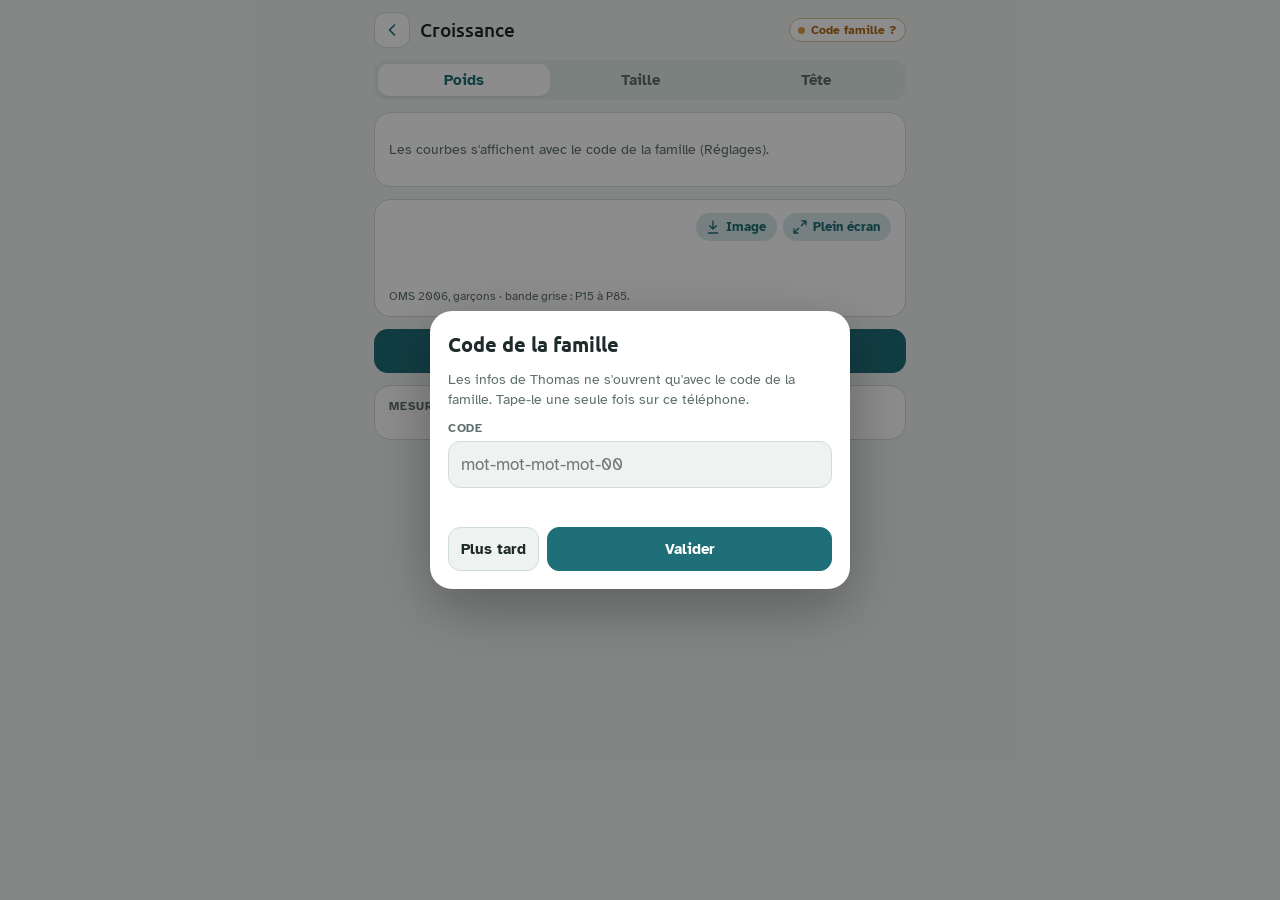
<file: croissance.html>
<!doctype html>
<html lang="fr">
<head>
<meta charset="utf-8">
<!-- Data only goes to the family's Supabase project and the weather service; no page address leaks to the sites it links to;
     search engines are asked not to index the app -->
<meta http-equiv="Content-Security-Policy" content="default-src 'self'; script-src 'self' 'unsafe-inline'; style-src 'self' 'unsafe-inline'; img-src 'self' data: blob:; font-src 'self'; connect-src 'self' https://vvkkxphkyjejyhbcdcuw.supabase.co https://api.open-meteo.com; media-src 'self' blob: data:; worker-src 'self'; manifest-src 'self'; object-src 'none'; base-uri 'self'; form-action 'self'">
<meta name="referrer" content="no-referrer">
<meta name="robots" content="noindex, nofollow">
<meta name="viewport" content="width=device-width, initial-scale=1, maximum-scale=1, user-scalable=no">
<meta name="theme-color" content="#EEF3F1" media="(prefers-color-scheme: light)">
<meta name="theme-color" content="#111A19" media="(prefers-color-scheme: dark)">
<meta name="mobile-web-app-capable" content="yes">
<link rel="manifest" href="manifest.webmanifest">
<link rel="icon" href="icon-192.png">
<link rel="apple-touch-icon" href="apple-touch-icon.png">
<link rel="stylesheet" href="common.css">
<script src="theme.js"></script>
<title>Croissance · THOMAS911</title>
<style>
/* Tabs */
.tabs { display: grid; grid-template-columns: repeat(3, 1fr); gap: 4px; padding: 4px; border-radius: 14px; background: var(--group); }
.tab { font: inherit; font-weight: 700; font-size: 0.92rem; color: var(--muted); background: none; border: 0; border-radius: 10px; padding: 7px 4px; cursor: pointer; -webkit-tap-highlight-color: transparent; }
.tab[aria-selected="true"] { background: var(--surface); color: var(--accent); box-shadow: 0 1px 3px rgba(0,0,0,.08); }

/* Summary */
.sum { display: flex; align-items: flex-end; justify-content: space-between; gap: 10px; }
.sum .val { font-family: var(--font-display); font-weight: 800; font-size: 2rem; line-height: 1; font-variant-numeric: tabular-nums; }
.sum .val small { font-size: 1rem; margin-left: 4px; }
.sum .pct { text-align: right; }
.sum .pct b { display: inline-block; font-family: var(--font-display); font-weight: 800; font-size: 1.15rem; color: var(--accent); background: var(--accent-soft); border-radius: 999px; padding: 4px 12px; }
.sum .pct span { display: block; font-size: 0.78rem; color: var(--muted); margin-top: 4px; font-variant-numeric: tabular-nums; }
.sub { margin-top: 6px; font-size: 0.84rem; color: var(--muted); line-height: 1.4; }
.sub b { color: var(--ink); }
.nw { white-space: nowrap; }
.empty { color: var(--muted); font-size: 0.9rem; }

/* Milk per day */
.milk { display: grid; grid-template-columns: 1fr 1fr; gap: 8px; margin-top: 8px; }
.mcol { background: var(--bg); border-radius: 12px; padding: 8px 10px; min-width: 0; }
.mcol span { display: block; font-size: 0.78rem; color: var(--muted); font-weight: 700; }
.mcol b { display: block; font-family: var(--font-display); font-weight: 800; font-size: 1.5rem; line-height: 1.1; margin-top: 2px; font-variant-numeric: tabular-nums; }
.mcol b small { font-size: 0.9rem; margin-left: 3px; }
.mcol em { display: block; font-style: normal; font-size: 0.78rem; color: var(--muted); margin-top: 3px; font-variant-numeric: tabular-nums; }
.mcol.tgt { background: var(--accent-soft); }
.mcol.tgt b { color: var(--accent); }
.chips { display: flex; flex-wrap: wrap; gap: 6px; margin-top: 8px; align-items: center; }
.chips .lab { font-size: 0.8rem; color: var(--muted); font-weight: 700; margin-right: 2px; }
.chip { font: inherit; font-size: 0.82rem; font-weight: 700; border: 1px solid var(--line); background: var(--surface); color: var(--ink); border-radius: 999px; padding: 6px 11px; cursor: pointer; font-variant-numeric: tabular-nums; }
.chip[aria-pressed="true"] { background: var(--accent); border-color: var(--accent); color: var(--accent-ink); }
.feeds { display: flex; align-items: center; gap: 8px; margin-top: 8px; font-size: 0.88rem; line-height: 1.35; font-variant-numeric: tabular-nums; }
.step { display: inline-flex; align-items: center; border: 1px solid var(--line); border-radius: 999px; overflow: hidden; flex: none; }
.step button { font: inherit; font-weight: 800; font-size: 1rem; width: 34px; height: 32px; border: 0; background: var(--bg); color: var(--accent); cursor: pointer; }
.step b { min-width: 26px; text-align: center; }

/* Chart */
.chart { position: relative; margin: 6px -6px 0; }
.chart svg { display: block; width: 100%; overflow: visible; touch-action: pan-y; }
.chart .grid, .fs-chart .grid { stroke: var(--line); stroke-width: 1; }
/* Axis numbers and curve names follow the theme (they were left black in dark mode) */
.chart text.axis, .chart .curve-label, .fs-chart text.axis, .fs-chart .curve-label { fill: var(--muted); font-size: 12px; font-family: var(--font-body); font-variant-numeric: tabular-nums; }
.fs-chart text.axis { font-size: 13px; }
.chart .axis-title, .fs-chart .axis-title { fill: var(--muted); font-size: 11px; font-weight: 700; }
.chart .band, .fs-chart .band { fill: var(--muted); opacity: .09; }
.chart .p50, .fs-chart .p50 { stroke: var(--ink); stroke-width: 2; fill: none; opacity: .7; }
.chart .p15, .fs-chart .p15 { stroke: var(--muted); stroke-width: 1.5; fill: none; stroke-dasharray: 6 4; }
.chart .p3, .fs-chart .p3 { stroke: var(--muted); stroke-width: 1.2; fill: none; stroke-dasharray: 1.5 3; stroke-linecap: round; }
.chart .curve-label.p50l, .fs-chart .curve-label.p50l { fill: var(--ink); font-weight: 700; }
.chart .line, .fs-chart .line { stroke: var(--accent); stroke-width: 2; fill: none; stroke-linejoin: round; stroke-linecap: round; }
.chart .pt, .fs-chart .pt { fill: var(--surface); stroke: var(--accent); stroke-width: 1.8; }
.chart .pt.last, .fs-chart .pt.last { fill: var(--accent); }
.chart .sel, .fs-chart .sel { fill: none; stroke: var(--ink); stroke-width: 1.5; opacity: .8; }
.chart .pt.on, .fs-chart .pt.on { fill: var(--ink); stroke: var(--ink); }
.chart .guide, .fs-chart .guide { stroke: var(--ink); stroke-width: 1; stroke-dasharray: 3 3; opacity: .45; }
.ahead { display: flex; gap: 2px; padding: 3px; margin-top: 8px; border-radius: 12px; background: var(--group); }
.ahead button { flex: 1 1 auto; font: inherit; font-weight: 700; font-size: 0.8rem; color: var(--muted); background: none; border: 0; border-radius: 9px; padding: 6px 4px; cursor: pointer; white-space: nowrap; -webkit-tap-highlight-color: transparent; }
.ahead button[aria-pressed="true"] { background: var(--surface); color: var(--accent); box-shadow: 0 1px 3px rgba(0,0,0,.1); }
.chart-head { display: flex; align-items: center; justify-content: space-between; gap: 8px; }
.expand { font: inherit; font-size: 0.8rem; font-weight: 700; color: var(--accent); background: var(--accent-soft); border: 0; border-radius: 999px;
  padding: 6px 11px 6px 9px; display: inline-flex; align-items: center; gap: 5px; cursor: pointer; }
.expand svg { width: 16px; height: 16px; }
.head-btns { display: flex; gap: 6px; flex: none; }
/* Image export */
.exp .preview { display: block; width: 100%; max-height: 58vh; object-fit: contain; border: 1px solid var(--line); border-radius: 12px; background: #fff; }
.exp .msg { color: var(--muted); font-size: 0.85rem; margin: 0; }

/* Full screen chart: pinch to zoom on time; portrait, landscape, or turned by CSS when the phone can't */
.fs { position: fixed; inset: 0; z-index: 50; background: var(--surface); overflow: hidden; }
.fs-in { position: absolute; left: 0; top: 0; width: 100%; height: 100%; display: flex; flex-direction: column; gap: 6px;
  padding: max(10px, env(safe-area-inset-top)) max(10px, env(safe-area-inset-right)) max(8px, env(safe-area-inset-bottom)) max(10px, env(safe-area-inset-left)); }
.fs-in.rot { transform-origin: 0 0; padding: 10px 14px 8px; }
.fs-top { display: flex; align-items: center; gap: 6px; }
.fs-top .seg { display: flex; gap: 2px; padding: 3px; border-radius: 12px; background: var(--group); margin-right: auto; }
.fs-top .seg button { font: inherit; font-weight: 700; font-size: 0.82rem; color: var(--muted); background: none; border: 0; border-radius: 9px; padding: 6px 9px; cursor: pointer; }
.fs-top .seg button[aria-selected="true"] { background: var(--surface); color: var(--accent); box-shadow: 0 1px 3px rgba(0,0,0,.1); }
.fs-btn { font: inherit; font-size: 0.82rem; font-weight: 700; color: var(--accent); background: var(--accent-soft); border: 0; border-radius: 999px;
  height: 34px; padding: 0 11px; display: inline-flex; align-items: center; gap: 5px; cursor: pointer; flex: none; }
.fs-btn svg { width: 17px; height: 17px; }
.fs-btn.x { width: 34px; padding: 0; justify-content: center; color: var(--ink); background: var(--group); }
.fs-chart { flex: 1; min-height: 0; position: relative; touch-action: none; -webkit-user-select: none; user-select: none; }
.fs-chart svg { display: block; position: absolute; left: 0; top: 0; }
.fs-tip { font-size: 0.84rem; line-height: 1.3; font-variant-numeric: tabular-nums; min-height: 1.3em; }
.fs-hint { font-size: 0.72rem; color: var(--muted); }
/* Narrow screens: icons only, "Tout voir" first */
@media (max-width: 480px) { #fsAll .lbl { display: none; } #fsAll { width: 34px; padding: 0; justify-content: center; } }
@media (max-width: 360px) { .fs-btn .lbl { display: none; } .fs-btn { width: 34px; padding: 0; justify-content: center; } }

.tip { min-height: 2.6em; margin-top: 6px; font-size: 0.86rem; line-height: 1.35; font-variant-numeric: tabular-nums; }
.tip b { font-weight: 700; }
.src { font-size: 0.72rem; color: var(--muted); margin: 6px 0 0; }

/* Add button */
.add { font: inherit; font-family: var(--font-display); font-weight: 800; font-size: 1.05rem; color: var(--accent-ink); background: var(--accent); border: 0;
  border-radius: 14px; padding: 11px; display: flex; align-items: center; justify-content: center; gap: 8px; cursor: pointer; }
.add svg { width: 22px; height: 22px; }

/* Table */
table.m { width: 100%; border-collapse: collapse; margin-top: 8px; font-size: 0.82rem; font-variant-numeric: tabular-nums; }
table.m th { text-align: left; font-size: 0.66rem; text-transform: uppercase; letter-spacing: .05em; color: var(--muted); padding: 0 4px 6px 0; font-weight: 700; }
table.m td { padding: 7px 4px 7px 0; border-top: 1px solid var(--line); white-space: nowrap; }
table.m tr.r { cursor: pointer; }
table.m tr.latest td { color: var(--accent); font-weight: 700; }
table.m td.neg { color: #c4553f; }
table.m td small.wait { color: #b36b12; font-weight: 700; }
table.m td small { display: block; font-size: 0.7rem; color: var(--muted); font-weight: 400; margin-top: 1px; }
/* Usual gain for the age: green = P15–P85, amber = P5–P15 and P85–P95, the mark = his gain */
.gauge { position: relative; display: block; width: 46px; height: 6px; border-radius: 3px; margin-top: 5px;
  background: linear-gradient(90deg, rgba(196,85,63,.35) 0 17.1%, rgba(224,160,64,.5) 17.1% 29.3%, rgba(63,174,106,.6) 29.3% 70.7%, rgba(224,160,64,.5) 70.7% 82.9%, rgba(196,85,63,.35) 82.9%); }
.gauge i { position: absolute; top: -3px; width: 3px; height: 12px; margin-left: -1.5px; border-radius: 2px; background: var(--ink); box-shadow: 0 0 0 1.5px var(--surface); }
.gauge.faint { opacity: .45; }
table.m td small.early { font-size: 0.66rem; }
.vel { margin-top: 10px; padding-top: 8px; border-top: 1px solid var(--line); }
.vel-head { display: flex; justify-content: space-between; align-items: baseline; gap: 8px; font-size: 0.84rem; color: var(--muted); }
.vel-head b { color: var(--ink); font-variant-numeric: tabular-nums; white-space: nowrap; }
.vel .gauge { width: 100%; height: 9px; border-radius: 5px; margin-top: 12px; }
.vel .gauge i { top: -4px; width: 4px; height: 17px; margin-left: -2px; }
.vel-scale { position: relative; height: 15px; font-size: 0.72rem; color: var(--muted); font-variant-numeric: tabular-nums; }
.vel-scale span { position: absolute; top: 2px; transform: translateX(-50%); }
.vel-say { margin: 4px 0 0; font-size: 0.86rem; font-weight: 700; }
.vel-say.ok { color: #2f8f55; } .vel-say.near { color: #b36b12; } .vel-say.out { color: #c4553f; }
.legend { font-size: 0.72rem; color: var(--muted); margin: 8px 0 0; line-height: 1.4; display: flex; align-items: center; gap: 8px; }
.legend .gauge { flex: none; margin: 0; }
@media (prefers-color-scheme: dark) { :root:not([data-theme="light"]) .vel-say.ok { color: #6fd39a; } :root:not([data-theme="light"]) .vel-say.near { color: #f0b860; } :root:not([data-theme="light"]) .vel-say.out { color: #f08a75; } }
:root[data-theme="dark"] .vel-say.ok { color: #6fd39a; } :root[data-theme="dark"] .vel-say.near { color: #f0b860; } :root[data-theme="dark"] .vel-say.out { color: #f08a75; }
/* Trend of the weight gain */
.vel.first { margin-top: 4px; padding-top: 0; border-top: 0; }
table.t td small { display: inline; margin-left: 4px; }
table.t td small.real { display: block; margin: 1px 0 0; }
.how { font-size: 0.74rem; color: var(--muted); margin-top: 8px; line-height: 1.4; }
.how summary { font-weight: 700; color: var(--accent); cursor: pointer; font-size: 0.8rem; }
.how p { margin: 6px 0 0; }
#scaleChips { margin: 6px 0 4px; }
table.m td.note { white-space: normal; color: var(--muted); font-size: 0.74rem; padding-top: 0; border-top: 0; }

/* Entry sheet */
dialog { border: 0; border-radius: 22px; padding: 0; width: min(420px, calc(100vw - 24px)); background: var(--surface); color: var(--ink); box-shadow: 0 20px 60px rgba(0,0,0,.3); }
dialog::backdrop { background: rgba(0,0,0,.35); }
.sheet { padding: 18px 16px 16px; display: flex; flex-direction: column; gap: 12px; }
.sheet h2 { font-family: var(--font-display); font-weight: 800; font-size: 1.25rem; margin: 0; }
.field label { display: block; font-size: 0.72rem; font-weight: 700; color: var(--muted); text-transform: uppercase; letter-spacing: .06em; margin-bottom: 5px; }
.field input { font: inherit; width: 100%; padding: 11px 12px; border-radius: 12px; border: 1.5px solid var(--line); background: var(--bg); color: var(--ink); }
.field input:focus { outline: none; border-color: var(--accent); }
.weight { display: flex; align-items: baseline; gap: 8px; }
.weight input { font-family: var(--font-display); font-weight: 800; font-size: 2rem; padding: 8px 12px; text-align: center; font-variant-numeric: tabular-nums; }
.weight span { font-weight: 700; color: var(--muted); }
.read { font-size: 0.85rem; color: var(--muted); margin-top: 5px; min-height: 1.2em; }
.read b { color: var(--accent); }
.read.bad b { color: #c4553f; }
.nudge { display: grid; grid-template-columns: repeat(4, 1fr); gap: 6px; margin-top: 8px; }
.nudge button { font: inherit; font-weight: 700; font-size: 0.85rem; color: var(--accent); background: var(--bg); border: 1px solid var(--line); border-radius: 10px; padding: 8px 0; cursor: pointer; font-variant-numeric: tabular-nums; }
.two { display: grid; grid-template-columns: 1fr 1fr; gap: 10px; }
.toggle { font: inherit; font-size: 0.88rem; font-weight: 700; color: var(--accent); background: none; border: 0; padding: 0; text-align: left; cursor: pointer; }
.actions { display: flex; gap: 8px; margin-top: 4px; }
.actions button { font: inherit; font-weight: 700; border-radius: 12px; padding: 12px; cursor: pointer; border: 1px solid var(--line); background: var(--bg); color: var(--ink); }
.actions .save { flex: 1; background: var(--accent); border-color: var(--accent); color: var(--accent-ink); }
.actions .del { color: #c4553f; }
.err { color: #c4553f; font-size: 0.85rem; min-height: 1em; margin: 0; }
/* Where it was taken */
.lieux { display: grid; grid-template-columns: repeat(3, 1fr); gap: 4px; padding: 4px; border-radius: 12px; background: var(--group); }
.lieux button { font: inherit; font-weight: 700; font-size: 0.9rem; color: var(--muted); background: none; border: 0; border-radius: 9px; padding: 9px 4px; cursor: pointer; -webkit-tap-highlight-color: transparent; }
.lieux button[aria-checked="true"] { background: var(--surface); color: var(--accent); box-shadow: 0 1px 3px rgba(0,0,0,.1); }
</style>
</head>
<body>
<div class="wrap">
  <header class="top">
    <a class="back" href="./" aria-label="Retour à l'accueil"><svg class="i" viewBox="0 0 24 24" aria-hidden="true"><path d="M15 18l-6-6 6-6"/></svg></a>
    <h1>Croissance</h1>
  </header>

  <div class="tabs" role="tablist">
    <button class="tab" role="tab" data-k="poids" type="button">Poids</button>
    <button class="tab" role="tab" data-k="taille" type="button">Taille</button>
    <button class="tab" role="tab" data-k="pc" type="button">Tête</button>
  </div>

  <section class="card" id="sumCard"></section>

  <section class="card" id="trendCard" hidden>
    <div class="label">Gain de poids par 24 h</div>
    <div class="chips" id="scaleChips" hidden></div>
    <div id="trend"></div>
  </section>

  <section class="card">
    <div class="chart-head"><div class="label" id="chartTitle"></div>
      <span class="head-btns">
        <button class="expand" id="exportBtn" type="button" aria-label="Exporter en image"><svg class="i" viewBox="0 0 24 24" aria-hidden="true"><path d="M12 3v12M7 10l5 5 5-5M5 21h14"/></svg>Image</button>
        <button class="expand" id="fsOpen" type="button"><svg class="i" viewBox="0 0 24 24" aria-hidden="true"><path d="M15 3h6v6M9 21H3v-6M21 3l-7 7M3 21l7-7"/></svg>Plein écran</button>
      </span></div>
    <div class="ahead" id="aheadChips" role="group" aria-label="Courbes jusqu'à quel âge" hidden></div>
    <div class="chart" id="chart"></div>
    <div class="tip" id="tip"></div>
    <p class="src">OMS 2006, garçons · bande grise : P15 à P85.</p>
  </section>

  <button class="add" id="add" type="button"><svg class="i" viewBox="0 0 24 24" aria-hidden="true"><path d="M12 5v14M5 12h14"/></svg>Nouvelle mesure</button>

  <section class="card">
    <div class="label">Mesures</div>
    <div id="table"></div>
    <p class="err" id="err2"></p>
  </section>

  <section class="card" id="milkCard" hidden>
    <div class="label">Lait par jour</div>
    <div class="milk">
      <div class="mcol"><span>Selon son poids</span><b id="mNow"></b><em id="mNowW"></em></div>
      <div class="mcol tgt"><span>Selon le poids cible</span><b id="mTgt"></b><em id="mTgtW"></em></div>
    </div>
    <div class="chips" id="tgtChips"></div>
    <div class="feeds"><span class="step"><button type="button" id="feedMinus" data-buzz aria-label="Un boire de moins">−</button><b id="nFeeds"></b><button type="button" id="feedPlus" data-buzz aria-label="Un boire de plus">+</button></span><span id="perFeed"></span></div>
    <details class="how"><summary>Repères</summary><p id="milkNote"></p></details>
  </section>
</div>

<div class="fs" id="fs" hidden>
  <div class="fs-in" id="fsIn">
    <div class="fs-top">
      <div class="seg" role="tablist"><button type="button" data-k="poids">Poids</button><button type="button" data-k="taille">Taille</button><button type="button" data-k="pc">Tête</button></div>
      <button class="fs-btn" id="fsAll" type="button" hidden><svg class="i" viewBox="0 0 24 24" aria-hidden="true"><path d="M8 3H3v5M16 3h5v5M8 21H3v-5M16 21h5v-5"/></svg><span class="lbl" id="fsAllLbl">Tout voir</span></button>
      <button class="fs-btn" id="fsRot" type="button"><svg class="i" viewBox="0 0 24 24" aria-hidden="true"><rect x="3" y="7" width="18" height="11" rx="2"/><path d="M8 3.5a7 7 0 0 1 8 0M14.5 2l1.6 1.6-1.6 1.6"/></svg><span class="lbl" id="fsRotLbl">Paysage</span></button>
      <button class="fs-btn x" id="fsClose" type="button" aria-label="Fermer le plein écran"><svg class="i" viewBox="0 0 24 24" aria-hidden="true"><path d="M6 6l12 12M18 6L6 18"/></svg></button>
    </div>
    <div class="fs-chart" id="fsChart"></div>
    <div class="fs-tip" id="fsTip"></div>
    <div class="fs-hint">Pince pour zoomer ou dézoomer sur le temps (jusqu'à 5 ans) · glisse pour te déplacer · touche un point · double-tape pour revenir</div>
  </div>
</div>

<dialog id="exp" autofocus class="exp">
  <div class="sheet">
    <h2>Image des courbes</h2>
    <p class="msg" id="expMsg"></p>
    <img class="preview" id="expImg" alt="Aperçu : tendance du gain, courbes de poids, taille et périmètre crânien, et tableau des mesures">
    <div class="actions">
      <button type="button" id="expClose">Fermer</button>
      <button type="button" id="expSave">Enregistrer</button>
      <button type="button" class="save" id="expShare" hidden>Partager</button>
    </div>
  </div>
</dialog>

<dialog id="dlg" autofocus>
  <form class="sheet" id="form" method="dialog">
    <h2 id="dlgTitle">Nouvelle mesure</h2>
    <div class="two">
      <div class="field"><label for="fDate">Date</label><input type="date" id="fDate" required></div>
      <div class="field"><label for="fHeure">Heure</label><input type="time" id="fHeure" required></div>
    </div>
    <p class="read" id="tzNote" hidden></p>
    <div class="field"><label id="lieuLab">Lieu</label>
      <div class="lieux" id="fLieu" role="radiogroup" aria-labelledby="lieuLab"><button type="button" role="radio" data-buzz data-l="clsc">CLSC</button><button type="button" role="radio" data-buzz data-l="medecin">Médecin</button><button type="button" role="radio" data-buzz data-l="maison">Maison</button></div>
    </div>
    <div class="field">
      <label for="fPoids">Poids</label>
      <div class="weight"><input id="fPoids" inputmode="decimal" autocomplete="off" placeholder="5850"><span>g</span></div>
      <div class="read" id="readPoids"></div>
      <div class="nudge"><button type="button" data-buzz data-g="-10">−10 g</button><button type="button" data-buzz data-g="-1">−1 g</button><button type="button" data-buzz data-g="1">+1 g</button><button type="button" data-buzz data-g="10">+10 g</button></div>
    </div>
    <button class="toggle" type="button" id="more">+ Taille et périmètre crânien</button>
    <div class="two" id="moreFields" hidden>
      <div class="field"><label for="fTaille">Taille (cm)</label><input id="fTaille" inputmode="decimal" autocomplete="off" placeholder="63,0"></div>
      <div class="field"><label for="fPc">Périm. crânien (cm)</label><input id="fPc" inputmode="decimal" autocomplete="off" placeholder="40,0"></div>
    </div>
    <div class="field"><label for="fNote">Note (facultatif)</label><input id="fNote" autocomplete="off" placeholder="Avant le boire, sans couche…"></div>
    <p class="err" id="err"></p>
    <div class="actions">
      <button type="button" class="del" id="del" hidden>Supprimer</button>
      <button type="button" id="cancel">Annuler</button>
      <button type="submit" class="save" id="save">Enregistrer</button>
    </div>
  </form>
</dialog>

<script src="config.js"></script>
<script src="famille.js"></script>
<script src="sync.js"></script>
<script src="prefs.js"></script>
<script src="who-boys.js"></script>
<script src="thomas.js"></script>
<script src="growth.js"></script>
<script src="dates.js"></script>
<script>
const $ = (id) => document.getElementById(id);
const nf = (n, d = 0) => n.toLocaleString("fr-CA", { minimumFractionDigits: d, maximumFractionDigits: d });
const sign = (n, d = 2) => (n >= 0 ? "+" : "−") + nf(Math.abs(n), d);

// ---------- WHO percentiles (growth.js) ----------
const { lms, atZ, zScore, pctText, CURVES, DAY_MS, gainOf } = Growth;

// ---------- The three views ----------
const KINDS = {
  poids: { table: "wfa", field: "poids_g", title: "Poids selon l'âge", axis: "Poids (kg)", unit: "kg", dec: 3, scale: 1000, what: "pesée" },
  taille: { table: "lhfa", field: "taille_cm", title: "Taille selon l'âge", axis: "Taille (cm)", unit: "cm", dec: 1, scale: 1, what: "mesure de taille" },
  pc: { table: "hcfa", field: "pc_cm", title: "Périmètre crânien selon l'âge", axis: "Périmètre crânien (cm)", unit: "cm", dec: 1, scale: 1, what: "mesure du périmètre crânien" }
};
let kind = "poids";
try { const k = localStorage.getItem("thomas911-croissance-onglet"); if (KINDS[k]) kind = k; } catch (e) {}

// ---------- Data: the shared table "mesures" (growth.js: cache, and an outbox for what is saved offline) ----------
let rows = Growth.rows();
Growth.onChange(() => { rows = Growth.rows(); render(); });
const load = () => Growth.load();

// ---------- Time of each measure ----------
// pese_le is the exact instant; fuseau the phone's time zone when it was taken, so 12 h 44 at home stays 12 h 44
const HERE = Intl.DateTimeFormat().resolvedOptions().timeZone || "Europe/Paris";
function partsIn(t, tz) { // instant -> { day: "YYYY-MM-DD", time: "HH:MM" } on the wall clock of tz
  const f = new Intl.DateTimeFormat("en-CA", { timeZone: tz, year: "numeric", month: "2-digit", day: "2-digit", hour: "2-digit", minute: "2-digit", hourCycle: "h23" });
  const p = Object.fromEntries(f.formatToParts(new Date(t)).map((x) => [x.type, x.value]));
  return { day: `${p.year}-${p.month}-${p.day}`, time: `${p.hour}:${p.minute}` };
}
function instant(day, time, tz) { // wall clock in tz -> Date
  const wall = Date.parse(`${day}T${time}:00Z`);
  const offset = (t) => { const p = partsIn(t, tz); return Date.parse(`${p.day}T${p.time}:00Z`) - t; };
  let t = wall - offset(wall);
  t = wall - offset(t); // second pass, right around a daylight-saving change
  return new Date(t);
}
// The family's town comes with the shared settings (famille.js), not from this public code
const HOME = (window.Famille && Famille.info().ville) || "l'Est";
const CITY = { "America/Toronto": HOME, "America/Montreal": HOME, "Europe/Paris": "France" };
const tzName = (tz) => CITY[tz] || (tz || "").split("/").pop().replace(/_/g, " ");
const tsOf = Growth.tsOf;
const fmtTime = (t, tz) => new Date(t).toLocaleTimeString("fr-CA", { hour: "numeric", minute: "2-digit", timeZone: tz || HERE });

// Points for a view: [{ row, day, age (whole days), ageF (days to the minute), t, v (display unit), z }]
function points(k = kind) {
  const K = KINDS[k];
  return rows.filter((r) => r[K.field] != null).map((r) => {
    // Percentiles use the age in days like the WHO tools (date of the measure minus date of birth);
    // the exact time places the point on the chart and gives the gain per day
    const t = tsOf(r), age = Thomas.known ? Thomas.daysBetween(Thomas.BIRTH_DAY, r.jour) : null, v = Number(r[K.field]) / K.scale;
    return { row: r, day: r.jour, t, age, ageF: Thomas.known ? (t - Thomas.BIRTH) / DAY_MS : null, v, z: age == null ? null : zScore(K.table, age, v) };
  }).sort((a, b) => a.t - b.t);
}
const MIN_GAP = Growth.MIN_GAP;
// Where a gain stands against the usual gain for the age (growth.js, WHO 2009 velocity standards)
const velOf = (g) => g && Growth.velocity(g.from.ageF, g.from.ageF + g.days, g.g);
const gaugeAt = (z) => (Math.max(-2.5, Math.min(2.5, z)) + 2.5) / 5 * 100;
const gauge = (v, cls = "") => `<span class="gauge${v.short ? " faint" : ""}${cls}" title="Habituel à cet âge : ${nf(v.lo)} à ${nf(v.hi)} g/j"><i style="left:${gaugeAt(v.z).toFixed(1)}%"></i></span>`;
const usual = (v) => `${nf(Math.max(0, v.lo))} à ${nf(v.hi)} g/j`;
// "7 j 23 h", "21 h", "31 j"
const span = (d) => { const h = Math.round(d * 24); return h < 24 ? `${h} h` : h % 24 && d < 14 ? `${Math.floor(h / 24)} j ${h % 24} h` : `${Math.round(d)} j`; };
const fmtV = (v, k = kind) => `${nf(v, KINDS[k].dec)} ${KINDS[k].unit}`;
const fmtDate = (day, year) => Thomas.fmtDay(day, { day: "numeric", month: "short", ...(year ? { year: "numeric" } : {}) });
const when = (p, year) => `${fmtDate(p.day, year)} à ${fmtTime(p.t, p.row.fuseau)}${p.row.fuseau && p.row.fuseau !== HERE ? ` (heure de ${tzName(p.row.fuseau)})` : ""}`;
// Weight-for-length percentile when weight and length were taken the same day
function wfl(r) {
  if (r.poids_g == null || r.taille_cm == null) return null;
  const z = zScore("wfl", Math.round(Number(r.taille_cm) * 10) / 10, r.poids_g / 1000);
  return z == null ? null : pctText(z);
}

// ---------- Summary ----------
function renderSummary() {
  const K = KINDS[kind], pts = points();
  if (!pts.length) { $("sumCard").innerHTML = `<p class="empty">Aucune ${K.what} pour l'instant. Touche « Nouvelle mesure ».</p>`; return; }
  const last = pts.at(-1);
  const nb = (t) => `<span class="nw">${t}</span>`; // keep "12 sem 4 j" or "+36 g/j" on one line
  const where = last.row.lieu ? ` · ${Growth.lieuName(last.row.lieu)}` : "";
  let sub = `<b>${nb(when(last))}</b>${where} · ${nb(Thomas.short(last.day))}`;
  const gain = kind === "poids" && gainOf(pts, pts.length - 1);
  // Since the weighing before (the trend over several days is in the card below)
  if (gain) sub += `<br><b>${nb(`${sign(gain.g, 0)} g/j`)}</b> sur ${nb(span(gain.days))} depuis le ${nb(fmtDate(gain.from.day))}`;
  if (kind === "taille" && wfl(last.row)) sub += `<br>Poids-pour-taille : <b>${wfl(last.row)}</b>`;
  $("sumCard").innerHTML = `<div class="sum"><div class="val">${nf(last.v, K.dec)}<small>${K.unit}</small></div>
    <div class="pct"><b>${last.z == null ? "—" : pctText(last.z)}</b><span>${last.z == null ? "" : `score-z ${sign(last.z)}`}</span></div></div>
    <div class="sub">${sub}</div>`;
}

// ---------- Trend: average gain per 24 h over 3, 5, 7, 10, 14, 30, 45 and 60 days (growth.js) ----------
// The scales of the CLSC, the doctor and home differ a little: the trend can use one of them only.
const SCALE_KEY = "thomas911-balance";
let scale = ""; try { scale = localStorage.getItem(SCALE_KEY) || ""; } catch (e) {}
// A scale can be picked once it has at least two weighings, and there are two kinds of scale
const scales = (all) => { const n = (k) => all.filter((p) => p.row.lieu === k).length, known = Growth.LIEUX.filter(([k]) => n(k));
  return known.length < 2 ? [] : known.filter(([k]) => n(k) >= 2); };
const scalePts = (all) => scale ? all.filter((p) => p.row.lieu === scale) : all;
const range = (v) => `${nf(Math.max(0, v.lo))} à ${nf(v.hi)}`;
// "7 jours"; when the weighings cover quite another span (none near the start), the real one too
const offSpan = (t) => !t.nominal;
const period = (t) => `${t.days} jours` + (offSpan(t) ? ` (en fait ${Math.round(t.span)} j)` : "");
const TREND_HOW = "Pour chaque période qui se termine à la dernière pesée : pente de la droite qui passe au plus près de toutes ses pesées "
  + "(à la minute près), ramenée à 24 h. Une pesée un peu haute ou basse (boire, couche) y compte moins que dans un simple écart entre deux pesées.";
const TREND_WHO = "Habituel : gain de 70 % des garçons de cet âge (OMS 2009, P15 à P85), repère calculé sur un mois : sur 3 à 5 jours, les écarts sont fréquents.";
const TREND_MIX = "* Balances différentes : moins fiable sur peu de jours.";
const TREND_HOME = "À la maison, pour une tendance fiable : même balance, même moment (par exemple avant le boire du matin), même tenue.";
function renderTrend() {
  const all = points("poids");
  $("trendCard").hidden = kind !== "poids" || all.length < 2;
  if ($("trendCard").hidden) return;
  const pick = scales(all);
  if (!pick.some(([k]) => k === scale)) scale = "";
  $("scaleChips").hidden = !pick.length;
  $("scaleChips").innerHTML = `<span class="lab">Balance :</span>` + [["", "Toutes"], ...pick].map(([k, name]) =>
    `<button type="button" class="chip" data-buzz data-s="${k}" aria-pressed="${k === scale}">${name}</button>`).join("");
  const list = Growth.trends(scalePts(all)), head = Growth.headline(list);
  if (!head) {
    $("trend").innerHTML = `<p class="empty">Pas encore assez de pesées${scale ? ` ${Growth.lieuName(scale, true)}` : ""} pour une tendance : il en faut au moins deux, à un jour d'écart ou plus.</p>`;
    return;
  }
  const v = head.vel;
  let html = `<div class="vel first"><div class="vel-head"><span>Sur ${period(head)} · ${head.n} pesées</span><b>${sign(head.g, 0)} g/j</b></div>`
    + (v ? `${gauge(v)}<div class="vel-scale"><span style="left:29.3%">${nf(Math.max(0, v.lo))}</span><span style="left:70.7%">${nf(v.hi)}</span></div>
      <p class="vel-say ${Growth.velLevel(v.z)}">${Growth.velWords(v.z).replace(/^./, (c) => c.toUpperCase())} (${range(v)} g/j à cet âge)</p>` : "") + "</div>";
  html += `<table class="m t"><tr><th>Sur</th><th>Depuis le</th><th>Pesées</th><th>g/jour</th></tr>`
    + list.map((t) => `<tr${t === head ? ' class="latest"' : ""}><td>${t.days} j${t.mixed ? "*" : ""}${offSpan(t) ? `<small class="real">en fait ${Math.round(t.span)} j</small>` : ""}</td><td>${fmtDate(t.from.day)}<small>${fmtTime(t.from.t, t.from.row.fuseau)}</small></td>
      <td>${t.n}</td><td class="${t.g < 0 ? "neg" : ""}">${sign(t.g, 0)}${t.vel ? gauge(t.vel) : ""}</td></tr>`).join("")
    + `</table><p class="legend"><span class="gauge" aria-hidden="true"></span><span>Vert : gain habituel à cet âge (OMS) ; trait : Thomas.${list.some((t) => t.mixed) ? ` ${TREND_MIX}` : ""}</span></p>`
    + `<details class="how"><summary>Comment c'est calculé</summary><p>${TREND_HOW}</p><p>${TREND_WHO}</p>${all.some((p) => p.row.lieu === "maison") ? `<p>${TREND_HOME}</p>` : ""}</details>`;
  $("trend").innerHTML = html;
}
$("scaleChips").addEventListener("click", (e) => {
  const c = e.target.closest(".chip"); if (!c) return;
  scale = c.dataset.s;
  try { localStorage.setItem(SCALE_KEY, scale); } catch (e) {}
  renderTrend();
});

// ---------- Chart ----------
// One drawing function for the card (birth to now, P3-P97 always shown) and the full-screen view
// (any time window; the measure axis fits what is visible plus the percentile curves just around it).
let selected = null;
function niceStep(range, target) {
  const raw = range / target, p = Math.pow(10, Math.floor(Math.log10(raw)));
  return [1, 2, 2.5, 5, 10].map((m) => m * p).find((s) => s >= raw) || 10 * p;
}
// Time window by default: from birth to his age today (or the last measure, if later), plus a little room on the right
// so the last point isn't against the edge. Further ahead (the choice above the chart, or zooming out in full screen):
// the curves of when he is older, up to 5 years, where the WHO tables end.
const MAX_AGE = 1826;
const ageNow = () => (Thomas.known ? (Date.now() - Thomas.BIRTH) / DAY_MS : 0);
const homeEnd = (pts) => { const a = Math.max(pts.at(-1).ageF, ageNow()); return Math.min(MAX_AGE, Math.max(14, Math.ceil(a + Math.max(4, a * 0.08)))); };
const AHEAD = [[6, "6 mois"], [12, "1 an"], [24, "2 ans"], [60, "5 ans"]];
const monthsDays = (n) => Math.min(MAX_AGE, Thomas.daysBetween(Thomas.BIRTH_DAY, Thomas.addMonths(Thomas.BIRTH_DAY, n)));
let ahead = 0; // months shown ahead, chosen above the chart; 0: up to his age (each time the page opens)
const viewEnd = (pts) => (ahead && monthsDays(ahead) > homeEnd(pts) ? monthsDays(ahead) : homeEnd(pts));
const ZS = CURVES.map(([, z]) => z);
// The measure line at a given age (between two measures), or null outside them
function lineAt(pts, a) {
  for (let i = 1; i < pts.length; i++) if (pts[i - 1].ageF <= a && a <= pts[i].ageF) {
    const k = (a - pts[i - 1].ageF) / ((pts[i].ageF - pts[i - 1].ageF) || 1); return pts[i - 1].v + (pts[i].v - pts[i - 1].v) * k;
  }
  return null;
}
function drawChart({ pts, K, W, H, x0, x1, fit, id, big, plain }) { // plain: no selection marks (for the image export)
  const m = { l: big ? 44 : 40, r: 36, t: 10, b: 38 }, pw = W - m.l - m.r, ph = H - m.t - m.b;
  const step = Math.max((x1 - x0) / 220, 0.05);
  const curveAt = (a, z) => { const p = lms(K.table, a); return p ? atZ(p, z) : null; };
  // y range
  let lo = Infinity, hi = -Infinity;
  const take = (v) => { if (v != null) { lo = Math.min(lo, v); hi = Math.max(hi, v); } };
  const over = (z) => { for (let a = x0; a <= x1 + 1e-9; a += step) take(curveAt(a, z)); take(curveAt(x1, z)); };
  if (fit === "curves") { over(-1.881); over(1.881); pts.forEach((p) => take(p.v)); }
  else {
    // What is visible of the measures (points in the window, and the line where it crosses the edges)...
    const seen = pts.filter((p) => p.ageF >= x0 && p.ageF <= x1).map((p) => [p.ageF, p.v]);
    [x0, x1].forEach((a) => { const v = lineAt(pts, a); if (v != null) seen.push([a, v]); });
    if (!seen.length) seen.push(...pts.slice(-1).map((p) => [p.ageF, p.v]));
    seen.forEach(([, v]) => take(v));
    // ...and the percentile curves just below and just above it, so you always see where he stands
    const zs = seen.map(([a, v]) => zScore(K.table, Math.max(0, Math.round(a)), v)).filter((z) => z != null);
    if (zs.length) {
      const below = ZS.filter((z) => z <= Math.min(...zs)).at(-1), above = ZS.find((z) => z >= Math.max(...zs));
      if (below != null) over(below); if (above != null) over(above);
    }
    const minRange = K.unit === "kg" ? 0.1 : 1;
    if (hi - lo < minRange) { const c = (hi + lo) / 2; lo = c - minRange / 2; hi = c + minRange / 2; }
  }
  const yStep = niceStep(hi - lo, big ? Math.max(5, Math.round(ph / 50)) : 6);
  let y0, y1;
  if (fit === "curves") { y0 = Math.floor((lo - (hi - lo) * 0.02) / yStep) * yStep; y1 = Math.ceil((hi + (hi - lo) * 0.02) / yStep) * yStep; }
  else { const pad = (hi - lo) * 0.08; y0 = lo - pad; y1 = hi + pad; }
  const X = (a) => m.l + (a - x0) / (x1 - x0) * pw;
  const Y = (v) => m.t + (1 - (v - y0) / (y1 - y0)) * ph;
  const f1 = (n) => n.toFixed(1);
  let s = `<defs><clipPath id="${id}c"><rect x="${m.l}" y="${m.t}" width="${pw}" height="${ph}"/></clipPath></defs>`;
  // y grid
  const dec = [0, 1, 2].find((d) => Math.abs(Math.round(yStep * 10 ** d) - yStep * 10 ** d) < 1e-6) ?? 2;
  for (let v = Math.ceil(y0 / yStep - 1e-9) * yStep; v <= y1 + 1e-9; v += yStep)
    s += `<line class="grid" x1="${m.l}" x2="${W - m.r}" y1="${f1(Y(v))}" y2="${f1(Y(v))}"/><text class="axis" x="${m.l - 6}" y="${f1(Y(v) + 4)}" text-anchor="end"><tspan>${nf(Math.abs(v) < 1e-9 ? 0 : v, dec)}</tspan></text>`;
  // x grid: days when zoomed in close, then weeks, then months
  const span = x1 - x0, maxTicks = Math.max(3, Math.floor(pw / 40));
  let unit, ticks = [];
  if (span <= 35) {
    unit = "jours"; const st = [1, 2, 5, 7, 10, 14].find((e) => span / e <= maxTicks) || 14;
    for (let a = Math.ceil(x0 / st) * st; a <= x1; a += st) ticks.push([a, a]);
  } else if (span <= 182) {
    unit = "semaines"; const st = [1, 2, 4, 8, 13].find((e) => span / 7 / e <= maxTicks) || 13;
    for (let n = Math.ceil(x0 / 7 / st) * st; n * 7 <= x1; n += st) ticks.push([n * 7, n]);
  } else if (span <= 900) {
    unit = "mois"; const st = [1, 2, 3, 6, 12, 24].find((e) => span / 30.44 / e <= maxTicks) || 24;
    for (let n = 0; n <= 240; n += st) { const a = Thomas.daysBetween(Thomas.BIRTH_DAY, Thomas.addMonths(Thomas.BIRTH_DAY, n)); if (a > x1) break; if (a >= x0) ticks.push([a, n]); }
  } else {
    unit = "ans"; const st = span / 365.25 <= maxTicks ? 1 : 2;
    for (let n = 0; n <= 5; n += st) { const a = Thomas.daysBetween(Thomas.BIRTH_DAY, Thomas.addMonths(Thomas.BIRTH_DAY, n * 12)); if (a > x1 + 1.5) break; if (a >= x0) ticks.push([Math.min(a, x1), n]); }
  }
  ticks.forEach(([a, n]) => {
    const atCorner = X(a) - m.l < 6; // the label at the corner sits to the right so it doesn't touch the lowest y label
    s += `<line class="grid" x1="${f1(X(a))}" x2="${f1(X(a))}" y1="${m.t}" y2="${H - m.b}" opacity=".6"/><text class="axis" x="${f1(atCorner ? X(a) + 2 : X(a))}" y="${H - m.b + 16}" text-anchor="${atCorner ? "start" : "middle"}">${n}</text>`;
  });
  s += `<text class="axis-title" x="${(m.l + W - m.r) / 2}" y="${H - 4}" text-anchor="middle">Âge (${unit})</text>`;
  // Percentile curves, clipped to the plot
  const curve = (z) => { const out = []; for (let a = x0; a <= x1 + 1e-9; a += step) { const v = curveAt(a, z); if (v != null) out.push([X(a), Y(v)]); } const v = curveAt(x1, z); if (v != null) out.push([X(x1), Y(v)]); return out; };
  const path = (c) => "M" + c.map(([x, y]) => `${f1(x)} ${f1(y)}`).join(" L");
  const c15 = curve(-1.036), c85 = curve(1.036);
  s += `<g clip-path="url(#${id}c)"><path class="band" d="${path(c15)} L${c85.reverse().map(([x, y]) => `${f1(x)} ${f1(y)}`).join(" L")} Z"/>`;
  const labels = [];
  CURVES.forEach(([name, z, cls]) => { const c = curve(z); s += `<path class="${cls}" d="${path(c)}"/>`; labels.push([name, c.at(-1)[1]]); });
  // Measures
  s += `<path class="line" d="${path(pts.map((p) => [X(p.ageF), Y(p.v)]))}"/>`;
  const sel = plain ? -1 : selected, sp = pts[sel];
  if (sp) s += `<line class="guide" x1="${f1(X(sp.ageF))}" x2="${f1(X(sp.ageF))}" y1="${m.t}" y2="${H - m.b}"/>`;
  const r = big ? 3.6 : 3.2;
  pts.forEach((p, i) => { if (p.ageF >= x0 - span * 0.05 && p.ageF <= x1 + span * 0.05)
    s += `<circle class="pt${i === pts.length - 1 ? " last" : ""}${i === sel ? " on" : ""}" cx="${f1(X(p.ageF))}" cy="${f1(Y(p.v))}" r="${i === sel || i === pts.length - 1 ? r + 0.8 : r}"/>`; });
  if (sp) s += `<circle class="sel" cx="${f1(X(sp.ageF))}" cy="${f1(Y(sp.v))}" r="${r + 4}"/>`;
  s += `</g>`;
  // Curve names on the right, pushed apart when they're close
  const shown = labels.filter(([, y]) => y > m.t - 2 && y < H - m.b + 2).sort((a, b) => a[1] - b[1]);
  for (let i = 1; i < shown.length; i++) shown[i][1] = Math.max(shown[i][1], shown[i - 1][1] + 12);
  shown.forEach(([name, y]) => { s += `<text class="curve-label${name === "P50" ? " p50l" : ""}" x="${W - m.r + 4}" y="${f1(y + 4)}">${name}</text>`; });
  const svg = `<svg viewBox="0 0 ${W} ${H}" width="${W}" height="${H}" role="img" aria-label="${K.title}, ${pts.length} mesures">${s}</svg>`;
  return { svg, m, pw, X, Y, invX: (px) => x0 + (px - m.l) / pw * (x1 - x0) };
}
// Text about the selected measure
function tipText(pts, i, oneLine) {
  const sp = pts[i], g = kind === "poids" && gainOf(pts, i), br = oneLine ? " · " : "<br>";
  const v = velOf(g);
  const gain = g ? `${br}<span class="nw">${sign(g.g, 0)} g/j</span> sur <span class="nw">${span(g.days)}</span>${oneLine ? "" : ` (depuis le ${fmtDate(g.from.day)})`}`
    + (v ? ` · <span class="nw">habituel ${usual(v)}</span>` : "") : "";
  return `<b>${when(sp, true)}</b>${sp.row.lieu ? ` · ${Growth.lieuName(sp.row.lieu)}` : ""} · ${Thomas.short(sp.day)}${br}<b>${fmtV(sp.v)}</b> · ${sp.z == null ? "" : `<span class="nw">${pctText(sp.z)} (z ${sign(sp.z)})</span>`}${gain}`;
}
function renderChart() {
  const K = KINDS[kind], pts = points(), box = $("chart");
  $("chartTitle").textContent = K.title;
  $("fsOpen").hidden = !pts.length;
  if (!pts.length) { box.innerHTML = ""; $("tip").textContent = ""; return; }
  if (selected == null || selected >= pts.length) selected = pts.length - 1;
  // Up to when: his age, or further ahead (only the ages still well ahead of him)
  const opts = [[0, "Aujourd'hui"], ...AHEAD.filter(([n]) => monthsDays(n) > homeEnd(pts) * 1.15)];
  if (!opts.some(([n]) => n === ahead)) ahead = 0;
  $("aheadChips").hidden = opts.length < 2;
  $("aheadChips").innerHTML = opts.map(([n, name]) => `<button type="button" data-buzz data-a="${n}" aria-pressed="${n === ahead}">${name}</button>`).join("");
  const W = Math.max(280, box.clientWidth), H = Math.round(Math.min(380, Math.max(260, W * 0.8)));
  const c = drawChart({ pts, K, W, H, x0: 0, x1: viewEnd(pts), fit: "curves", id: "card" });
  box.innerHTML = c.svg;
  box.querySelector("svg").style.height = "auto";
  // Tap anywhere on the chart: the nearest measure in time
  box.querySelector("svg").addEventListener("click", (e) => {
    const r = e.currentTarget.getBoundingClientRect(), a = c.invX((e.clientX - r.left) * W / r.width);
    let best = 0; pts.forEach((p, i) => { if (Math.abs(p.ageF - a) < Math.abs(pts[best].ageF - a)) best = i; });
    selected = best; renderChart();
  });
  $("tip").innerHTML = tipText(pts, selected);
  if (!$("fs").hidden) renderFS();
}
$("aheadChips").addEventListener("click", (e) => {
  const c = e.target.closest("button"); if (!c) return;
  ahead = Number(c.dataset.a); fs.views = {}; // full screen then opens on the same window
  renderChart();
});

// ---------- Full screen ----------
const fs = { views: {}, rot: false, pointers: new Map(), gesture: null, lastTap: 0, frame: 0, chart: null };
const fsBox = $("fsChart");
function fsView(pts) { // the time window for this tab, kept while the page is open; at first the card's
  return clampView(fs.views[kind] || (fs.views[kind] = { x0: 0, x1: viewEnd(pts) }));
}
function clampView(v) { // from 3 days to 5 years, between birth and 5 years
  const span = Math.max(3, Math.min(MAX_AGE, v.x1 - v.x0)), x0 = Math.max(0, Math.min(MAX_AGE - span, v.x0));
  v.x0 = x0; v.x1 = x0 + span; return v;
}
function renderFS() {
  const K = KINDS[kind], pts = points();
  document.querySelectorAll("#fs .seg button").forEach((b) => b.setAttribute("aria-selected", b.dataset.k === kind));
  if (!pts.length) { fsBox.innerHTML = ""; $("fsTip").textContent = ""; return; }
  if (selected == null || selected >= pts.length) selected = pts.length - 1;
  const v = fsView(pts), end = viewEnd(pts);
  // Texts first: they set how much room is left for the chart
  $("fsAll").hidden = Math.abs(v.x1 - end) < 0.01 && v.x0 <= 0.01;
  $("fsAllLbl").textContent = v.x1 - v.x0 > end ? "Revenir" : "Tout voir";
  $("fsTip").innerHTML = tipText(pts, selected, true);
  $("fsRotLbl").textContent = landscape() ? "Portrait" : "Paysage";
  // Back to portrait: our own quarter turn can be undone, a real landscape only where the page can be locked (Android)
  $("fsRot").hidden = landscape() && !fs.rot && !document.fullscreenElement;
  const W = fsBox.clientWidth, H = fsBox.clientHeight;
  if (W < 50 || H < 50) return;
  // Looking ahead of him: all the curves; else the measures and the curves just around them
  fs.chart = drawChart({ pts, K, W, H, x0: v.x0, x1: v.x1, fit: v.x1 > homeEnd(pts) * 1.15 + 1 ? "curves" : "data", id: "fs", big: true });
  fsBox.innerHTML = fs.chart.svg;
  fs.size = W + "x" + H;
}
// Redraw whenever the room for the chart changes (tip on two lines, bars appearing, turning)
if (window.ResizeObserver) new ResizeObserver(() => { if (!$("fs").hidden && fs.size !== fsBox.clientWidth + "x" + fsBox.clientHeight) redrawFS(); }).observe(fsBox);
const redrawFS = () => { if (!fs.frame) fs.frame = requestAnimationFrame(() => { fs.frame = 0; renderFS(); }); };
const landscape = () => fs.rot || innerWidth > innerHeight;

// Turned by CSS (when the phone won't rotate the page): the view is laid out landscape and rotated a quarter turn
function setRot(on) {
  fs.rot = on;
  const el = $("fsIn");
  el.classList.toggle("rot", on);
  el.style.width = on ? innerHeight + "px" : "";
  el.style.height = on ? innerWidth + "px" : "";
  el.style.transform = on ? `translateX(${innerWidth}px) rotate(90deg)` : "";
  redrawFS();
}
// Finger position in the chart's own coordinates (also when the view is turned by CSS)
function local(e) {
  const r = fsBox.getBoundingClientRect();
  return fs.rot ? [e.clientY - r.top, r.right - e.clientX] : [e.clientX - r.left, e.clientY - r.top];
}

async function openFS() {
  $("fs").hidden = false;
  document.body.style.overflow = "hidden";
  history.pushState({ fs: 1 }, "");
  // Real full screen where the browser allows it (Android), then let the phone turn the page
  try { if (document.documentElement.requestFullscreen && !document.fullscreenElement) await document.documentElement.requestFullscreen({ navigationUI: "hide" }); } catch (e) {}
  try { if (document.fullscreenElement && screen.orientation && screen.orientation.lock) await screen.orientation.lock("any"); } catch (e) {}
  renderFS();
}
function teardownFS() {
  if ($("fs").hidden) return;
  if (fs.rot) setRot(false);
  try { if (document.fullscreenElement) document.exitFullscreen(); } catch (e) {}
  $("fs").hidden = true;
  document.body.style.overflow = "";
  fs.pointers.clear(); fs.gesture = null;
  renderChart();
}
const closeFS = () => { if (history.state && history.state.fs) history.back(); else teardownFS(); };
window.addEventListener("popstate", teardownFS);
document.addEventListener("keydown", (e) => { if (e.key === "Escape" && !$("fs").hidden) closeFS(); });
$("fsOpen").addEventListener("click", openFS);
$("fsClose").addEventListener("click", closeFS);
$("fsAll").addEventListener("click", () => { delete fs.views[kind]; renderFS(); });
$("fsRot").addEventListener("click", async () => {
  const want = landscape() ? "portrait" : "landscape";
  if (fs.rot) return setRot(false);
  try {
    if (!document.fullscreenElement || !screen.orientation || !screen.orientation.lock) throw 0;
    await screen.orientation.lock(want); // Android: the page really turns
    await new Promise((r) => setTimeout(r, 700));
    if (want === "landscape" && innerWidth <= innerHeight) throw 0; // said yes but didn't turn
  } catch (e) { if (want === "landscape") setRot(true); } // iPhone: turn it ourselves
});
document.querySelectorAll("#fs .seg button").forEach((b) => b.addEventListener("click", () => {
  kind = b.dataset.k; selected = null;
  try { localStorage.setItem("thomas911-croissance-onglet", kind); } catch (e) {}
  render();
}));
window.addEventListener("resize", () => {
  if ($("fs").hidden) return;
  if (fs.rot && innerWidth > innerHeight) setRot(false); // the phone turned the page after all
  else if (fs.rot) setRot(true);
  redrawFS();
});

// Gestures: pinch = zoom on time, one finger = move along time, tap = pick a measure, double tap = see all
function startGesture() {
  const pts = points(), v = fsView(pts), ps = [...fs.pointers.values()];
  if (ps.length >= 2) {
    const [a, b] = ps;
    fs.gesture = { kind: "pinch", s: [a[0], b[0]], d: [fs.chart.invX(a[0]), fs.chart.invX(b[0])] };
  } else if (ps.length === 1) {
    fs.gesture = { kind: "pan", sx: ps[0][0], sy: ps[0][1], v0: { ...v }, moved: fs.gesture ? true : false, t: Date.now() };
  } else fs.gesture = null;
}
fsBox.addEventListener("pointerdown", (e) => {
  if (!fs.chart) return;
  try { fsBox.setPointerCapture(e.pointerId); } catch (err) {}
  fs.pointers.set(e.pointerId, local(e));
  startGesture();
});
fsBox.addEventListener("pointermove", (e) => {
  if (!fs.pointers.has(e.pointerId) || !fs.gesture) return;
  fs.pointers.set(e.pointerId, local(e));
  const pts = points(), v = fsView(pts), pw = fs.chart.pw, ml = fs.chart.m.l, g = fs.gesture;
  if (g.kind === "pinch" && fs.pointers.size >= 2) {
    const [a, b] = [...fs.pointers.values()];
    const s1 = a[0], s2 = b[0];
    if (Math.abs(s2 - s1) < 20) return;
    const k = (g.d[1] - g.d[0]) / (s2 - s1); // days per pixel that keep both days under both fingers
    if (k <= 0) return;
    v.x0 = g.d[0] - (s1 - ml) * k; v.x1 = v.x0 + k * pw;
    clampView(v);
  } else if (g.kind === "pan") {
    const [x, y] = [...fs.pointers.values()][0];
    if (Math.hypot(x - g.sx, y - g.sy) > 8) g.moved = true;
    if (!g.moved) return;
    const span = g.v0.x1 - g.v0.x0;
    v.x0 = g.v0.x0 - (x - g.sx) / pw * span; v.x1 = v.x0 + span;
    clampView(v);
  }
  redrawFS();
});
function endPointer(e) {
  if (!fs.pointers.has(e.pointerId)) return;
  const g = fs.gesture, wasTap = g && g.kind === "pan" && !g.moved && fs.pointers.size === 1 && Date.now() - g.t < 500;
  fs.pointers.delete(e.pointerId);
  startGesture();
  if (fs.gesture && fs.gesture.kind === "pan") fs.gesture.moved = true; // the finger left after a pinch: no tap
  if (!wasTap) return;
  const now = Date.now();
  if (now - fs.lastTap < 320) { fs.lastTap = 0; delete fs.views[kind]; return renderFS(); }
  fs.lastTap = now;
  // Tap: the nearest measure on screen
  const [x, y] = local(e), pts = points();
  let best = 0, bd = Infinity;
  pts.forEach((p, i) => { const d = Math.hypot(fs.chart.X(p.ageF) - x, (fs.chart.Y(p.v) - y) * 0.35); if (d < bd) { bd = d; best = i; } });
  selected = best; renderFS();
}
fsBox.addEventListener("pointerup", endPointer);
fsBox.addEventListener("pointercancel", endPointer);
// Mouse wheel / trackpad on a computer: zoom around the pointer
fsBox.addEventListener("wheel", (e) => {
  if (!fs.chart) return;
  e.preventDefault();
  const pts = points(), v = fsView(pts), [x] = local(e), d = fs.chart.invX(x);
  const k = Math.exp(e.deltaY * 0.0025);
  v.x0 = d - (d - v.x0) * k; v.x1 = d + (v.x1 - d) * k;
  clampView(v); redrawFS();
}, { passive: false });

// ---------- Table ----------
function renderTable() {
  const K = KINDS[kind], pts = points();
  if (!pts.length) { $("table").innerHTML = '<p class="empty">Rien encore.</p>'; return; }
  const extra = kind === "poids" ? "<th>g/jour</th>" : kind === "taille" ? "<th>P/T</th>" : "";
  const lines = pts.map((p, i) => {
    let more = "";
    if (kind === "poids") {
      const g = gainOf(pts, i), v = velOf(g);
      more = `<td class="${g && g.g < 0 ? "neg" : ""}">${g ? sign(g.g, 0) : "—"}${v ? gauge(v) : g ? '<small class="early">1res sem.</small>' : ""}</td>`;
    }
    if (kind === "taille") more = `<td>${wfl(p.row) || "—"}</td>`;
    const note = p.row.note ? `<tr class="r" data-id="${p.row.id}"><td class="note" colspan="6">${p.row.note.replace(/</g, "&lt;")}</td></tr>` : "";
    return `<tr class="r${i === pts.length - 1 ? " latest" : ""}" data-id="${p.row.id}"><td>${fmtDate(p.day)}<small>${fmtTime(p.t, p.row.fuseau)}${p.row.lieu ? ` · ${Growth.lieuName(p.row.lieu)}` : ""}</small>${p.row._pending ? '<small class="wait">en attente</small>' : ""}</td><td>${p.age} j</td><td>${nf(p.v, K.dec)}</td>
      <td>${p.z == null ? "—" : pctText(p.z)}</td><td>${p.z == null ? "—" : sign(p.z)}</td>${more}</tr>${note}`;
  }).reverse().join("");
  $("table").innerHTML = `<table class="m"><tr><th>Date</th><th>Âge</th><th>${K.unit}</th><th>Perc.</th><th>z</th>${extra}</tr>${lines}</table>`
    + (kind === "poids" ? `<p class="legend"><span class="gauge" aria-hidden="true"></span><span>Sous le gain, vert : habituel pour l'âge (OMS) ; trait : Thomas. « 1res sem. » : perte de poids normale les premiers jours.</span></p>` : "");
}

// ---------- Milk per day, from his weight and from a target weight ----------
// Usual guide for bottle feeding before 6 months: 150 mL per kg per day. The target (a percentile, his birth
// percentile or a weight given by the doctor) and the number of feeds are shared between both phones.
const ML_PER_KG = 150;
const TARGETS = [["P25", -0.674], ["P50", 0], ["P75", 0.674]];
// Kept in the shared settings (prefs.js, key "lait"), also editable from the Settings screen
const lait = () => ({ cible: "P50", boires: 8, ...Prefs.get("lait", {}) });
const setLait = (change) => Prefs.set("lait", { ...lait(), ...change });
Prefs.on("lait", () => renderMilk());

function targetWeight() { // [kg, how it was chosen] for today
  const { cible } = lait();
  if (typeof cible === "number") return [cible / 1000, "donné par le pédiatre"];
  const p = lms("wfa", Thomas.daysBetween(Thomas.BIRTH_DAY, Thomas.today())); if (!p) return null;
  if (cible === "naissance") { const b = points("poids")[0]; if (b && b.z != null) return [atZ(p, b.z), `${pctText(b.z)} comme à la naissance`]; }
  const [name, z] = TARGETS.find(([n]) => n === cible) || TARGETS[1];
  return [atZ(p, z), `${name} pour son âge`];
}
const r5 = (ml) => Math.round(ml / 5) * 5;
function renderMilk() {
  const last = points("poids").at(-1), target = targetWeight();
  $("milkCard").hidden = kind !== "poids" || !last || !target;
  if ($("milkCard").hidden) return;
  const [tkg, how] = target, now = r5(last.v * ML_PER_KG), tgt = r5(tkg * ML_PER_KG), { cible, boires } = lait();
  $("mNow").innerHTML = `${nf(now)}<small>mL</small>`;
  $("mNowW").textContent = `${nf(last.v, 3)} kg, pesé le ${fmtDate(last.day)}`;
  $("mTgt").innerHTML = `${nf(tgt)}<small>mL</small>`;
  $("mTgtW").textContent = `${nf(tkg, 3)} kg, ${how}`;
  const birth = points("poids")[0];
  const chips = [...TARGETS.map(([n]) => [n, n]), ...(birth && birth.z != null ? [["naissance", `Naissance (${pctText(birth.z)})`]] : []),
    ["autre", typeof cible === "number" ? `${nf(cible / 1000, 3)} kg` : "Autre…"]];
  $("tgtChips").innerHTML = `<span class="lab">Cible :</span>` + chips.map(([c, label]) =>
    `<button type="button" class="chip" data-buzz data-c="${c}" aria-pressed="${c === cible || (c === "autre" && typeof cible === "number")}">${label}</button>`).join("");
  $("nFeeds").textContent = boires;
  const per = (ml) => nf(r5(ml / boires));
  $("perFeed").innerHTML = `boires par jour, soit environ <b>${per(now)}</b>${tgt !== now ? ` à <b>${per(tgt)}</b>` : ""} mL par boire`;
  const appert = (kg) => nf(r5(kg * 100 + 250)); // French rule of thumb: weight in g / 10 + 250 mL
  $("milkNote").textContent = `${ML_PER_KG} mL par kg et par jour avant 6 mois (souvent 120 à 180). `
    + `Règle d'Appert (g ÷ 10 + 250) : ${appert(last.v)} et ${appert(tkg)} mL. `
    + `Au-delà d'environ 1 L par jour, en parler au pédiatre. Ce sont des moyennes : l'appétit varie, et l'avis du pédiatre prime.`;
}
$("tgtChips").addEventListener("click", (e) => {
  const c = e.target.closest(".chip"); if (!c) return;
  if (c.dataset.c !== "autre") return setLait({ cible: c.dataset.c });
  const { cible } = lait();
  const g = grams(prompt("Poids cible en grammes (par exemple 6300) :", typeof cible === "number" ? cible : ""));
  if (g >= 1000 && g <= 30000) setLait({ cible: g });
});
$("feedMinus").addEventListener("click", () => setLait({ boires: Math.max(3, lait().boires - 1) }));
$("feedPlus").addEventListener("click", () => setLait({ boires: Math.min(14, lait().boires + 1) }));

function render() {
  document.querySelectorAll(".tab").forEach((t) => t.setAttribute("aria-selected", t.dataset.k === kind));
  if (!Thomas.known) { // the date of birth comes with the family code
    $("sumCard").innerHTML = `<p class="empty">Les courbes s'affichent avec le code de la famille (Réglages).</p>`;
    ["trendCard", "milkCard"].forEach((id) => { $(id).hidden = true; }); return;
  }
  renderSummary(); renderTrend(); renderMilk(); renderChart(); renderTable();
  $("err2").textContent = Growth.error;
}
document.querySelectorAll(".tab").forEach((t) => t.addEventListener("click", () => {
  kind = t.dataset.k; selected = null;
  try { localStorage.setItem("thomas911-croissance-onglet", kind); } catch (e) {}
  render();
}));
let resizeTimer; window.addEventListener("resize", () => { clearTimeout(resizeTimer); resizeTimer = setTimeout(renderChart, 120); });

// ---------- Entry sheet ----------
let editing = null;
// Where it was taken: a new measure starts with the place of the last one entered on this phone
const LIEU_KEY = "thomas911-lieu";
let sheetLieu = null;
function setLieu(l) { sheetLieu = l; document.querySelectorAll("#fLieu button").forEach((b) => b.setAttribute("aria-checked", b.dataset.l === l)); }
$("fLieu").addEventListener("click", (e) => { const b = e.target.closest("button"); if (b) setLieu(b.dataset.l); });
// "5850", "5 850", "5,85", "5.850" -> grams; anything under 100 is read as kilograms
function grams(text) {
  const t = String(text || "").replace(/\s|g/gi, "").replace(",", ".");
  if (!t) return null;
  const n = Number(t);
  if (!isFinite(n) || n <= 0) return NaN;
  return Math.round(n < 100 ? n * 1000 : n);
}
const cm = (text) => { const t = String(text || "").replace(/\s|cm/gi, "").replace(",", "."); if (!t) return null; const n = Number(t); return isFinite(n) && n > 0 ? Math.round(n * 10) / 10 : NaN; };
function readWeight() {
  const g = grams($("fPoids").value), el = $("readPoids");
  el.classList.toggle("bad", g != null && (isNaN(g) || g < 1000 || g > 30000));
  if (g == null) { el.textContent = ""; return; }
  if (isNaN(g)) { el.innerHTML = "<b>Nombre invalide</b>"; return; }
  const t = sheetTime(), ok = g >= 1000 && g <= 30000, z = t && Thomas.known && zScore("wfa", Thomas.daysBetween(Thomas.BIRTH_DAY, $("fDate").value), g / 1000);
  // What this weighing would give: percentile, and grams per day since the one before (to the minute)
  let gain = "";
  const before = points("poids").filter((p) => (!editing || p.row.id !== editing.id) && t && (t - p.t) / DAY_MS >= MIN_GAP).at(-1);
  if (ok && before && Thomas.known) {
    const d = (t - before.t) / DAY_MS, gd = (g / 1000 - before.v) * 1000 / d, v = Growth.velocity(before.ageF, (t - Thomas.BIRTH) / DAY_MS, gd);
    gain = `<br><b>${sign(gd, 0)} g/j</b> depuis le ${fmtDate(before.day)} à ${fmtTime(before.t, before.row.fuseau)} (${span(d)})`
      + (v ? `<br>Habituel à cet âge : ${usual(v)} · ${Growth.velWords(v.z)}` : "");
  }
  el.innerHTML = `= <b>${nf(g)} g</b> (${nf(g / 1000, 3)} kg)${z != null && ok ? ` · ${pctText(z)}` : ""}${gain}`;
}
// The sheet's date and time are read on the wall clock of the measure's own time zone (the phone's for a new one)
let sheetTZ = HERE;
const sheetTime = () => $("fDate").value && /^\d\d:\d\d/.test($("fHeure").value) ? instant($("fDate").value, $("fHeure").value.slice(0, 5), sheetTZ).getTime() : null;
$("fPoids").addEventListener("input", readWeight);
$("fDate").addEventListener("input", readWeight);
$("fHeure").addEventListener("input", readWeight);
document.querySelectorAll(".nudge button").forEach((b) => b.addEventListener("click", () => {
  const g = grams($("fPoids").value) || lastWeight() || 0;
  $("fPoids").value = String(Math.max(0, g + Number(b.dataset.g)));
  readWeight();
}));
const lastWeight = () => { const p = points("poids").at(-1); return p ? p.row.poids_g : null; };
$("more").addEventListener("click", () => { $("moreFields").hidden = false; $("more").hidden = true; $("fTaille").focus(); });
function openSheet(row) {
  editing = row || null;
  sheetTZ = row && row.fuseau || HERE;
  $("dlgTitle").textContent = row ? "Modifier la mesure" : "Nouvelle mesure";
  const at = partsIn(row ? tsOf(row) : Date.now(), sheetTZ);
  $("fDate").value = at.day; $("fHeure").value = at.time;
  $("fDate").max = partsIn(Date.now(), sheetTZ).day;
  $("tzNote").hidden = sheetTZ === HERE;
  $("tzNote").textContent = `Heure de ${tzName(sheetTZ)}, là où cette mesure a été prise.`;
  $("fPoids").value = row && row.poids_g != null ? String(row.poids_g) : "";
  $("fPoids").placeholder = lastWeight() ? String(lastWeight()) : "5850";
  $("fTaille").value = row && row.taille_cm != null ? String(row.taille_cm).replace(".", ",") : "";
  $("fPc").value = row && row.pc_cm != null ? String(row.pc_cm).replace(".", ",") : "";
  $("fNote").value = row && row.note || "";
  let lastLieu = null; try { lastLieu = localStorage.getItem(LIEU_KEY); } catch (e) {}
  setLieu(row ? row.lieu || null : Growth.lieuName(lastLieu) ? lastLieu : "maison");
  const more = !!(row && (row.taille_cm != null || row.pc_cm != null));
  $("moreFields").hidden = !more; $("more").hidden = more;
  $("del").hidden = !row;
  $("err").textContent = "";
  readWeight();
  // A new measure opens on the weight (what comes first); a measure to change, on nothing (no keyboard popping up)
  $("dlg").showModal();
  if (!row) setTimeout(() => $("fPoids").focus(), 50);
  else if (document.activeElement && document.activeElement.matches("#dlg input")) document.activeElement.blur();
}
$("add").addEventListener("click", () => openSheet(null));
$("table").addEventListener("click", (e) => { const tr = e.target.closest("tr[data-id]"); if (tr) openSheet(rows.find((r) => r.id === tr.dataset.id)); });
$("cancel").addEventListener("click", () => $("dlg").close());
$("form").addEventListener("submit", (e) => {
  e.preventDefault();
  const g = grams($("fPoids").value), t = cm($("fTaille").value), h = cm($("fPc").value);
  const bad = (msg) => { $("err").textContent = msg; };
  const stamp = sheetTime();
  if (!$("fDate").value) return bad("Choisis une date.");
  if (!stamp) return bad("Indique l'heure de la mesure.");
  if (Thomas.known && stamp < Thomas.BIRTH.getTime()) return bad("C'est avant la naissance.");
  if (stamp > Date.now() + 10 * 60e3) return bad("C'est dans le futur : vérifie la date et l'heure.");
  if (Number.isNaN(g) || (g != null && (g < 1000 || g > 30000))) return bad("Poids à vérifier : entre 1 000 et 30 000 g.");
  if (Number.isNaN(t) || (t != null && (t < 40 || t > 130))) return bad("Taille à vérifier : entre 40 et 130 cm.");
  if (Number.isNaN(h) || (h != null && (h < 30 || h > 60))) return bad("Périmètre crânien à vérifier : entre 30 et 60 cm.");
  if (g == null && t == null && h == null) return bad("Entre au moins une mesure.");
  const row = { id: editing ? editing.id : undefined, jour: $("fDate").value, pese_le: new Date(stamp).toISOString(), fuseau: sheetTZ,
    lieu: sheetLieu, poids_g: g, taille_cm: t, pc_cm: h, note: $("fNote").value.trim() || null };
  if (sheetLieu) try { localStorage.setItem(LIEU_KEY, sheetLieu); } catch (e) {}
  // Shows right away; sent now, or as soon as the network is back
  $("dlg").close(); selected = null;
  Growth.save(row);
});
$("del").addEventListener("click", () => {
  if (!editing || !confirm("Supprimer cette mesure ?")) return;
  $("dlg").close(); selected = null;
  Growth.remove(editing.id);
});

// ---------- Image export: the trend of the gain, the three charts and the table, as one PNG to send or keep ----------
const EXPORT_CSS = `text{font-family:Helvetica,Arial,sans-serif}.grid{stroke:#d5e0dc;stroke-width:1}text.axis,.curve-label{fill:#5d706d;font-size:13px}
.axis-title{fill:#5d706d;font-size:13px;font-weight:700}.band{fill:#5d706d;opacity:.09}.p50{stroke:#1d2b2a;stroke-width:2;fill:none;opacity:.7}
.p15{stroke:#5d706d;stroke-width:1.5;fill:none;stroke-dasharray:6 4}.p3{stroke:#5d706d;stroke-width:1.2;fill:none;stroke-dasharray:1.5 3;stroke-linecap:round}
.p50l{fill:#1d2b2a;font-weight:700}.line{stroke:#1f6f78;stroke-width:2.2;fill:none;stroke-linejoin:round}.pt{fill:#fff;stroke:#1f6f78;stroke-width:1.8}.pt.last{fill:#1f6f78}`;
const svgImage = (svg) => new Promise((res, rej) => {
  const img = new Image();
  img.onload = () => res(img); img.onerror = rej;
  img.src = "data:image/svg+xml;charset=utf-8," + encodeURIComponent(svg.replace("<svg ", `<svg xmlns="http://www.w3.org/2000/svg" `).replace(/(<svg[^>]*>)/, `$1<style>${EXPORT_CSS}</style>`));
});
// Column widths from their content: the header or the longest cell (rows: [[text, color], ...])
function colWidths(c, cols, rows, head, body, max = 1e9) {
  return cols.map((name, i) => {
    c.font = head; let w = c.measureText(name.toUpperCase()).width;
    c.font = body; rows.forEach((r) => { w = Math.max(w, c.measureText(r[i][0]).width); });
    return Math.ceil(Math.min(max, w)) + 22;
  });
}
// Lines of a paragraph that fit a width
function wrap(c, text, width) {
  const out = []; let line = "";
  for (const word of text.split(" ")) { const t = line ? `${line} ${word}` : word; if (line && c.measureText(t).width > width) { out.push(line); line = word; } else line = t; }
  return line ? [...out, line] : out;
}
// Keep only what is drawn: white borders cut to the same small margin all around
function cropToContent(src, margin) {
  const ctx = src.getContext("2d"), W = src.width, H = src.height, BAND = 128;
  let x0 = W, x1 = -1, y0 = -1, y1 = -1;
  const ink = (d, k) => d[k] < 246 || d[k + 1] < 246 || d[k + 2] < 246;
  for (let y = 0; y < H; y += BAND) {
    const h = Math.min(BAND, H - y), d = ctx.getImageData(0, y, W, h).data;
    for (let j = 0; j < h; j++) {
      const row = j * W * 4; let a = 0;
      while (a < W && !ink(d, row + a * 4)) a++;
      if (a === W) continue;
      let b = W - 1; while (b > a && !ink(d, row + b * 4)) b--;
      x0 = Math.min(x0, a); x1 = Math.max(x1, b); if (y0 < 0) y0 = y + j; y1 = y + j;
    }
  }
  if (x1 < 0) return src;
  const w = x1 - x0 + 1, h = y1 - y0 + 1, out = document.createElement("canvas");
  out.width = w + 2 * margin; out.height = h + 2 * margin;
  const o = out.getContext("2d"); o.fillStyle = "#fff"; o.fillRect(0, 0, out.width, out.height);
  o.drawImage(src, x0, y0, w, h, margin, margin, w, h);
  src.width = src.height = 0; // frees its memory right away (iPhone)
  return out;
}
async function buildExport() {
  try { await document.fonts.ready; } catch (e) {}
  const INK = "#1d2b2a", MUTED = "#5d706d", ACC = "#1f6f78", LINE = "#d5e0dc", LVL = { ok: "#2f8f55", near: "#b36b12", out: "#c4553f" }, RED = "#c4553f";
  const BODY = '"Atkinson Hyperlegible", Helvetica, Arial, sans-serif', DISP = '"Ubuntu", Helvetica, Arial, sans-serif';
  const HEAD = `700 13px ${BODY}`, CELL = `15px ${BODY}`, NOTE = `13px ${BODY}`;
  const m = document.createElement("canvas").getContext("2d"); // to measure text before the page size is known
  const pad = 40, ch = 430, rowH = 30;
  const kinds = Object.keys(KINDS).filter((k) => points(k).length);
  const all = Growth.rows().sort((a, b) => tsOf(a) - tsOf(b)), weightsPts = points("poids");
  const at = (p) => `${fmtDate(p.day, true)} ${fmtTime(p.t, p.row.fuseau)}`;

  // Trend of the weight gain (with the scale chosen on screen)
  const trendList = weightsPts.length ? Growth.trends(scalePts(weightsPts)) : [];
  const T_COLS = ["Période", "Du", "Au", "Pesées", "Poids (kg)", "Gain moyen", "Habituel (OMS)", "Lecture"];
  const tRows = trendList.map((t) => {
    const lvl = t.vel && Growth.velLevel(t.vel.z);
    return [[`${t.days} jours${t.mixed ? " *" : ""}${offSpan(t) ? ` (${Math.round(t.span)} j)` : ""}`, INK], [at(t.from), INK], [at(t.to), INK], [String(t.n), INK],
      [`${nf(t.from.v, 3)} → ${nf(t.to.v, 3)}`, INK], [`${sign(t.g, 0)} g/j`, lvl ? LVL[lvl] : t.g < 0 ? RED : INK],
      [t.vel ? `${range(t.vel)} g/j` : "—", MUTED], [t.vel ? Growth.velWords(t.vel.z) : "", lvl ? LVL[lvl] : MUTED]];
  });
  // Every measure, oldest first, like the health record; the place and note columns only when there is one
  const pct = (table, x, v) => { const z = v == null ? null : zScore(table, x, v); return z == null ? "" : pctText(z); };
  let M_COLS = ["Date", "Heure", "Lieu", "Âge", "Poids (kg)", "P", "g/j", "Habituel", "Taille (cm)", "P", "P. crânien (cm)", "P", "Note"];
  let mRows = all.map((r) => {
    const age = Thomas.daysBetween(Thomas.BIRTH_DAY, r.jour), wi = weightsPts.findIndex((p) => p.row.id === r.id), g = wi >= 0 ? gainOf(weightsPts, wi) : null;
    const v = velOf(g), lvl = v && Growth.velLevel(v.z);
    return [[fmtDate(r.jour, true), INK], [fmtTime(tsOf(r), r.fuseau), INK], [Growth.lieuName(r.lieu), INK], [`${age} j`, INK],
      [r.poids_g == null ? "" : nf(r.poids_g / 1000, 3), INK], [r.poids_g == null ? "" : pct("wfa", age, r.poids_g / 1000), INK],
      [g ? sign(g.g, 0) : "", lvl ? LVL[lvl] : g && g.g < 0 ? RED : INK], [v ? `${nf(Math.max(0, v.lo))}–${nf(v.hi)}` : g ? "1res sem." : "", MUTED],
      [r.taille_cm == null ? "" : nf(Number(r.taille_cm), 1), INK], [pct("lhfa", age, r.taille_cm == null ? null : Number(r.taille_cm)), INK],
      [r.pc_cm == null ? "" : nf(Number(r.pc_cm), 1), INK], [pct("hcfa", age, r.pc_cm == null ? null : Number(r.pc_cm)), INK], [r.note || "", MUTED]];
  });
  const keep = M_COLS.map((n, i) => !["Lieu", "Note"].includes(n) || mRows.some((r) => r[i][0]));
  M_COLS = M_COLS.filter((n, i) => keep[i]); mRows = mRows.map((r) => r.filter((x, i) => keep[i]));

  const tW = colWidths(m, T_COLS, tRows, HEAD, CELL), mW = colWidths(m, M_COLS, mRows, HEAD, CELL, 340);
  const sum = (a) => a.reduce((x, y) => x + y, 0);
  const CW = Math.max(980, sum(tW), sum(mW)), W = CW + 2 * pad;
  m.font = NOTE;
  const scaleWord = scale ? ` (balance : ${Growth.lieuName(scale, true)} seulement)` : "";
  const tNotes = [TREND_HOW, TREND_WHO, ...(trendList.some((t) => t.mixed) ? [TREND_MIX] : [])].flatMap((t) => wrap(m, t, CW));
  const mNotes = [`THOMAS911 · percentiles OMS 2006 (garçons) · g/j : gain par 24 h depuis la pesée d'avant, calculé entre les heures de pesée (au moins 12 h d'écart).`,
    `Habituel : gain des garçons du même âge entre P15 et P85 (OMS 2009) ; g/j en vert dedans, orange un peu en dehors, rouge au-delà de P5–P95.`].flatMap((t) => wrap(m, t, CW));
  const H = 140 + (trendList.length ? 50 + 34 + trendList.length * rowH + 16 + tNotes.length * 19 + 40 : 0)
    + kinds.length * (ch + 56) + 34 + mRows.length * rowH + 30 + mNotes.length * 19 + 40;
  // Big enough to be sharp, small enough for the iPhone (about 16 million pixels per image at most)
  const SC = Math.max(1, Math.min(2, Math.sqrt(14e6 / (W * H))));
  const cv = document.createElement("canvas"); cv.width = Math.ceil(W * SC); cv.height = Math.ceil(H * SC);
  const c = cv.getContext("2d"); c.scale(SC, SC);
  c.fillStyle = "#fff"; c.fillRect(0, 0, W, H);
  const table = (cols, widths, rows, y) => {
    let x = pad; const xs = widths.map((w) => { const at = x; x += w; return at; }), right = x;
    c.font = HEAD; c.fillStyle = MUTED; cols.forEach((name, i) => c.fillText(name.toUpperCase(), xs[i], y + 22));
    y += 34; c.font = CELL;
    rows.forEach((r) => {
      c.strokeStyle = LINE; c.lineWidth = 1; c.beginPath(); c.moveTo(pad, y); c.lineTo(right, y); c.stroke();
      r.forEach(([t, color], i) => {
        let text = String(t);
        while (text && c.measureText(text).width > widths[i] - 12) text = text.slice(0, -2) + "…";
        c.fillStyle = color; c.fillText(text, xs[i], y + 21);
      });
      y += rowH;
    });
    c.strokeStyle = LINE; c.beginPath(); c.moveTo(pad, y); c.lineTo(right, y); c.stroke();
    return y;
  };
  const notes = (lines, y) => { c.fillStyle = MUTED; c.font = NOTE; lines.forEach((l, i) => c.fillText(l, pad, y + i * 19)); return y + lines.length * 19; };
  // Title block
  const fam = Thomas.famille(), a = Thomas.age(), birth = Thomas.BIRTH.toLocaleString("fr-CA", { timeZone: fam.fuseau || "America/Toronto", day: "numeric", month: "long", year: "numeric", hour: "numeric", minute: "2-digit" });
  c.fillStyle = INK; c.font = `800 30px ${DISP}`; c.fillText("Courbes de croissance de Thomas", pad, 50);
  c.fillStyle = MUTED; c.font = `16px ${BODY}`;
  c.fillText(`Né le ${birth}${fam.ville ? ` (heure de ${fam.ville})` : ""} · garçon · référentiel OMS 2006`, pad, 82);
  c.fillText(`${a.text.months} (${a.days} jours) le ${Thomas.fmtDay(Thomas.today(), { day: "numeric", month: "long", year: "numeric" })}`, pad, 106);
  let y = 140;
  // Trend first: what the doctor asks about
  if (trendList.length) {
    c.fillStyle = INK; c.font = `700 19px ${BODY}`; c.fillText(`Gain de poids moyen par 24 h${scaleWord}`, pad, y + 20);
    y = table(T_COLS, tW, tRows, y + 34);
    y = notes(tNotes, y + 24) + 30;
  }
  for (const k of kinds) {
    const K = KINDS[k], pts = points(k), last = pts.at(-1);
    c.fillStyle = INK; c.font = `700 19px ${BODY}`; c.textAlign = "left";
    c.fillText(`${K.title} (${K.unit})`, pad, y + 20);
    c.fillStyle = ACC; c.font = `700 16px ${BODY}`; c.textAlign = "right";
    c.fillText(`${fmtV(last.v, k)}${last.z == null ? "" : ` · ${pctText(last.z)}`} le ${fmtDate(last.day, true)}`, pad + CW, y + 20);
    c.textAlign = "left";
    const g = drawChart({ pts, K, W: CW, H: ch, x0: 0, x1: viewEnd(pts), fit: "curves", id: "x" + k, big: true, plain: true });
    c.drawImage(await svgImage(g.svg), pad, y + 32, CW, ch);
    y += ch + 56;
  }
  y = table(M_COLS, mW, mRows, y);
  notes(mNotes, y + 30);
  return new Promise((res) => cropToContent(cv, Math.round(18 * SC)).toBlob(res, "image/png"));
}
let exportFile = null, exportURL = null;
$("exportBtn").addEventListener("click", async () => {
  $("exp").showModal();
  $("expMsg").textContent = "Préparation de l'image…";
  $("expImg").removeAttribute("src"); $("expShare").hidden = true; $("expSave").disabled = true;
  try {
    const blob = await buildExport();
    exportFile = new File([blob], `croissance-thomas-${Thomas.today()}.png`, { type: "image/png" });
    if (exportURL) URL.revokeObjectURL(exportURL);
    exportURL = URL.createObjectURL(blob);
    $("expImg").src = exportURL;
    $("expMsg").textContent = "La tendance du gain, les trois courbes et le tableau des mesures, sur fond blanc.";
    $("expShare").hidden = !(navigator.canShare && navigator.canShare({ files: [exportFile] }));
    $("expSave").disabled = false;
  } catch (e) { $("expMsg").textContent = "Impossible de préparer l'image."; }
});
$("expShare").addEventListener("click", () => navigator.share({ files: [exportFile], title: "Courbes de croissance de Thomas" }).catch(() => {}));
$("expSave").addEventListener("click", () => { const a = document.createElement("a"); a.href = exportURL; a.download = exportFile.name; document.body.appendChild(a); a.click(); a.remove(); });
$("expClose").addEventListener("click", () => $("exp").close());

render();
load();
// From the home page's "+ Pesée": straight to the entry sheet
if (location.hash === "#pesee") { history.replaceState(null, "", location.pathname); if (kind !== "poids") { kind = "poids"; render(); } openSheet(null); }
document.addEventListener("visibilitychange", () => { if (document.visibilityState === "visible") load(); });
</script>
<script src="app.js"></script>
</body>
</html>
</file>
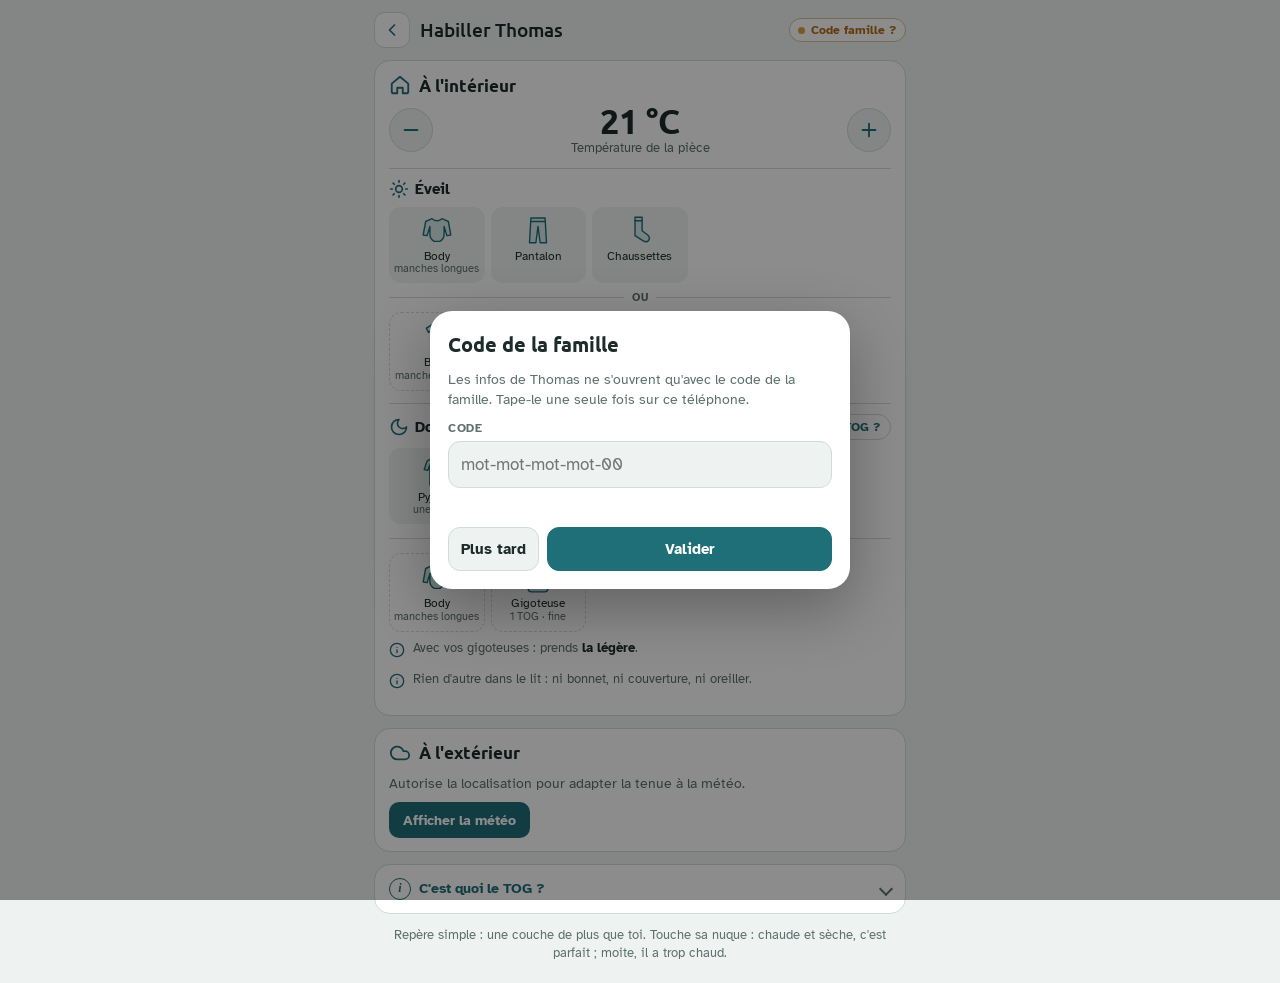
<file: habiller.html>
<!doctype html>
<html lang="fr">
<head>
<meta charset="utf-8">
<!-- Data only goes to the family's Supabase project and the weather service; no page address leaks to the sites it links to;
     search engines are asked not to index the app -->
<meta http-equiv="Content-Security-Policy" content="default-src 'self'; script-src 'self' 'unsafe-inline'; style-src 'self' 'unsafe-inline'; img-src 'self' data: blob:; font-src 'self'; connect-src 'self' https://vvkkxphkyjejyhbcdcuw.supabase.co https://api.open-meteo.com; media-src 'self' blob: data:; worker-src 'self'; manifest-src 'self'; object-src 'none'; base-uri 'self'; form-action 'self'">
<meta name="referrer" content="no-referrer">
<meta name="robots" content="noindex, nofollow">
<meta name="viewport" content="width=device-width, initial-scale=1, maximum-scale=1, user-scalable=no">
<meta name="theme-color" content="#EEF3F1" media="(prefers-color-scheme: light)">
<meta name="theme-color" content="#111A19" media="(prefers-color-scheme: dark)">
<meta name="mobile-web-app-capable" content="yes">
<link rel="manifest" href="manifest.webmanifest">
<link rel="icon" href="icon-192.png">
<link rel="apple-touch-icon" href="apple-touch-icon.png">
<link rel="stylesheet" href="common.css">
<script src="theme.js"></script>
<title>Habiller Thomas · THOMAS911</title>
<style>
.section-head { display: flex; align-items: center; gap: 8px; font-family: var(--font-display); font-weight: 800; font-size: 1.05rem; }
.section-head svg { width: 22px; height: 22px; color: var(--accent); }

/* Indoor temperature stepper */
.stepper { display: flex; align-items: center; justify-content: space-between; gap: 12px; margin: 8px 0 2px; }
.step { font: inherit; width: 44px; height: 44px; border-radius: 50%; border: 1.5px solid var(--line); background: var(--bg); color: var(--accent);
  display: inline-flex; align-items: center; justify-content: center; cursor: pointer; -webkit-tap-highlight-color: transparent; flex: none; }
.step svg { width: 22px; height: 22px; }
.step:active { transform: scale(.94); }
.step:disabled { opacity: .35; }
.reading { text-align: center; }
.reading b { display: block; font-family: var(--font-display); font-weight: 800; font-size: 2.1rem; line-height: 1; font-variant-numeric: tabular-nums; }
.reading span { color: var(--muted); font-size: 0.8rem; }

/* Outfits */
.moment { margin-top: 12px; padding-top: 10px; border-top: 1px solid var(--line); }
.moment-head { display: flex; align-items: center; gap: 6px; font-weight: 700; }
.moment-head svg { width: 20px; height: 20px; color: var(--accent); }
.outfit { display: grid; grid-template-columns: repeat(auto-fill, minmax(88px, 1fr)); gap: 6px; margin-top: 8px; }
.g { display: flex; flex-direction: column; align-items: center; gap: 3px; padding: 6px 3px 7px; border-radius: 12px; background: var(--bg); text-align: center; }
.g svg { width: 34px; height: 34px; fill: var(--accent-soft); stroke: var(--accent); stroke-width: 2; stroke-linejoin: round; stroke-linecap: round; }
.g svg .no-fill { fill: none; }
.g svg .dot { stroke-width: 3.2; }
.g svg .face { fill: var(--surface); }
.g span { font-size: 0.72rem; line-height: 1.2; }
.g small { display: block; color: var(--muted); font-size: 0.66rem; }
.or { display: flex; align-items: center; gap: 8px; margin-top: 7px; font-size: 0.7rem; font-weight: 700; color: var(--muted); text-transform: uppercase; letter-spacing: .08em; }
.or::before, .or::after { content: ""; flex: 1; height: 1px; background: var(--line); }
.outfit.alt .g { background: transparent; border: 1px dashed var(--line); }
.note { display: flex; gap: 8px; margin-top: 8px; font-size: 0.82rem; color: var(--muted); line-height: 1.35; }
.note svg { width: 16px; height: 16px; flex: none; margin-top: 2px; color: var(--accent); }

/* Outdoor */
.wx-line { display: flex; align-items: center; gap: 12px; margin-top: 8px; text-decoration: none; color: inherit; }
.wx-line svg { width: 34px; height: 34px; color: var(--accent); stroke-width: 1.7; flex: none; }
.wx-line b { font-family: var(--font-display); font-weight: 800; font-size: 1.4rem; font-variant-numeric: tabular-nums; }
.wx-line span { display: block; color: var(--muted); font-size: 0.82rem; }
.empty { color: var(--muted); font-size: 0.9rem; margin-top: 10px; }
.empty button { margin-top: 10px; font: inherit; font-weight: 700; color: var(--accent-ink); background: var(--accent); border: 0; border-radius: 10px; padding: 9px 14px; }
.moment-head .what { margin-left: auto; font-size: 0.78rem; font-weight: 700; color: var(--accent); text-decoration: none; padding: 4px 10px;
  border: 1px solid var(--line); border-radius: 999px; }
.note b { color: var(--ink); }
.legend { font-size: 0.88rem; line-height: 1.45; }
.legend summary { cursor: pointer; font-weight: 700; color: var(--accent); list-style: none; display: flex; align-items: center; gap: 8px; }
.legend summary::-webkit-details-marker { display: none; }
.legend summary::before { content: "i"; display: inline-flex; align-items: center; justify-content: center; width: 20px; height: 20px; border-radius: 50%;
  border: 1.5px solid var(--accent); font-size: 0.75rem; font-style: italic; font-family: Georgia, serif; flex: none; }
.legend summary::after { content: ""; margin-left: auto; width: 8px; height: 8px; border-right: 2px solid var(--muted); border-bottom: 2px solid var(--muted); transform: rotate(45deg); transition: transform .2s; }
.legend[open] summary::after { transform: rotate(-135deg); }
.legend p { margin: 10px 0 0; color: var(--muted); }
.legend p b { color: var(--ink); }
.legend table { width: 100%; border-collapse: collapse; margin-top: 10px; font-size: 0.82rem; font-variant-numeric: tabular-nums; }
.legend th { text-align: left; font-size: 0.7rem; text-transform: uppercase; letter-spacing: .06em; color: var(--muted); padding: 0 6px 6px 0; }
.legend td { padding: 6px 6px 6px 0; border-top: 1px solid var(--line); vertical-align: top; }
.legend td:first-child { font-weight: 700; color: var(--accent); white-space: nowrap; }
.tip { font-size: 0.82rem; color: var(--muted); line-height: 1.4; text-align: center; margin: 0; }
</style>
</head>
<body>
<div class="wrap">
  <header class="top">
    <a class="back" href="./" aria-label="Retour à l'accueil"><svg class="i" viewBox="0 0 24 24" aria-hidden="true"><path d="M15 18l-6-6 6-6"/></svg></a>
    <h1>Habiller Thomas</h1>
  </header>

  <section class="card">
    <div class="section-head"><svg class="i" viewBox="0 0 24 24" aria-hidden="true"><path d="M3 10.5 12 3l9 7.5V20a1 1 0 0 1-1 1h-5v-6H9v6H4a1 1 0 0 1-1-1Z"/></svg>À l'intérieur</div>
    <div class="stepper">
      <button class="step" id="minus" type="button" data-buzz aria-label="Un degré de moins"><svg class="i" viewBox="0 0 24 24" aria-hidden="true"><path d="M5 12h14"/></svg></button>
      <div class="reading" aria-live="polite"><b id="inTemp"></b><span id="inSync">Température de la pièce</span></div>
      <button class="step" id="plus" type="button" data-buzz aria-label="Un degré de plus"><svg class="i" viewBox="0 0 24 24" aria-hidden="true"><path d="M12 5v14M5 12h14"/></svg></button>
    </div>
    <div class="moment">
      <div class="moment-head" id="eveilHead"></div>
      <div id="eveil"></div>
    </div>
    <div class="moment">
      <div class="moment-head" id="dodoHead"></div>
      <div id="dodo"></div>
    </div>
  </section>

  <section class="card">
    <div class="section-head"><svg class="i" viewBox="0 0 24 24" aria-hidden="true"><path d="M17.5 19H9a7 7 0 1 1 6.71-9h1.79a4.5 4.5 0 1 1 0 9Z"/></svg>À l'extérieur</div>
    <div class="empty" id="outEmpty">
      Autorise la localisation pour adapter la tenue à la météo.<br>
      <button type="button" id="outAsk">Afficher la météo</button>
    </div>
    <div id="outBody" hidden>
      <a class="wx-line" href="meteo.html" id="outWx"></a>
      <div id="dehors"></div>
    </div>
  </section>

  <details class="card legend" id="tog">
    <summary>C'est quoi le TOG ?</summary>
    <p>Le <b>TOG</b> (« Thermal Overall Grade ») mesure à quel point un tissu garde la chaleur : <b>plus le chiffre est élevé, plus c'est chaud</b>. Il est indiqué sur l'étiquette ou l'emballage de la gigoteuse.</p>
    <table>
      <tr><th>TOG</th><th>Épaisseur</th><th>Chambre</th></tr>
      <tr><td>0,5</td><td>très fine, coton léger</td><td>24 °C et plus</td></tr>
      <tr><td>1</td><td>fine</td><td>20 à 24 °C</td></tr>
      <tr><td>2,5</td><td>ouatinée, la plus courante</td><td>16 à 20 °C</td></tr>
      <tr><td>3,5</td><td>épaisse, d'hiver</td><td>moins de 16 °C</td></tr>
    </table>
    <p><b>Chez vous</b> : la gigoteuse légère correspond à 0,5–1 TOG, la chaude à 2,5 TOG. Sous 16 °C, la chaude avec un pyjama chaud dessous.</p>
    <p><b>Comment choisir</b> : le TOG suit la température de la chambre, et on ajuste ce qu'il porte dessous (body ou pyjama). Une gigoteuse à manches tient plus chaud : allège en dessous.</p>
    <p><b>Sécurité</b> : la gigoteuse remplace la couverture, à éviter dans le lit avant 1 an. Choisis la bonne taille : le col et les emmanchures ajustés pour que sa tête ne glisse pas dedans. Pour dormir, l'idéal est une chambre entre 18 et 20 °C.</p>
  </details>

  <p class="tip">Repère simple : une couche de plus que toi. Touche sa nuque : chaude et sèche, c'est parfait ; moite, il a trop chaud.</p>
</div>

<script src="config.js"></script>
<script src="famille.js"></script>
<script src="sync.js"></script>
<script src="prefs.js"></script>
<script src="weather.js"></script>
<script>
const $ = (id) => document.getElementById(id);

// ---------- Clothes: small drawings (48×48) ----------
const ONESIE_SS = "M17 8 L9 13 L12 19 L15 17 V31 Q15 36 20 40 H28 Q33 36 33 31 V17 L36 19 L39 13 L31 8 Q24 14 17 8 Z";
const ONESIE_LS = "M17 8 L8 12 L4.5 31 L10 32 L14 19 V31 Q14 36 20 40 H28 Q34 36 34 31 V19 L38 32 L43.5 31 L40 12 L31 8 Q24 14 17 8 Z";
const TOP_LS = "M17 8 L9 13 L5 31 L11 32 L14 19 V40 H34 V19 L37 32 L43 31 L39 13 L31 8 Q24 13 17 8 Z";
const SLEEPSUIT = "M18 5 L10 10 L6 22 L11 23 L14 15 V43 Q14 45 16 45 H21 Q23 45 23 43 V31 H25 V43 Q25 45 27 45 H32 Q34 45 34 43 V15 L37 23 L42 22 L38 10 L30 5 Q24 10 18 5 Z";
const SACK = "M18 5 Q24 10 30 5 L34 7 Q32 13 35 17 L38 40 Q38 45 33 45 H15 Q10 45 10 40 L13 17 Q16 13 14 7 Z";
const SNOWSUIT = "M24 3 Q16 3 16 11 Q16 15 18 16 L10 19 L6 31 L11 32 L14 23 V43 Q14 45 16 45 H21 Q23 45 23 43 V33 H25 V43 Q25 45 27 45 H32 Q34 45 34 43 V23 L37 32 L42 31 L38 19 L30 16 Q32 15 32 11 Q32 3 24 3 Z";
const line = (d) => `<path class="no-fill" d="${d}"/>`;
const sack = (lines) => `<path d="${SACK}"/>` + line("M24 10 V40") + line(["M12.6 25 H35.4", "M12 32 H36", "M11.4 39 H36.6"].slice(0, lines).join(" "));
const suit = (quilted) => `<path d="${SNOWSUIT}"/><circle class="face" cx="24" cy="10.5" r="4.5"/>` + line("M24 16 V33") + (quilted ? line("M14.5 26 H22 M26 26 H33.5") : "");
// id: [name, detail, drawing]
const G = {
  couche: ["Couche", "", `<path d="M9 15 H39 Q39 33 24 38 Q9 33 9 15 Z"/>` + line("M9 20 H14 M34 20 H39")],
  bodyMC: ["Body", "manches courtes", `<path d="${ONESIE_SS}"/>`],
  bodyML: ["Body", "manches longues", `<path d="${ONESIE_LS}"/>`],
  tshirt: ["T-shirt", "manches longues", `<path d="${TOP_LS}"/>`],
  pull: ["Pull", "", `<path d="${TOP_LS}"/>` + line("M14 36 H34 M5.6 28 L11.6 29 M42.4 28 L36.4 29")],
  gilet: ["Gilet", "ou veste légère", `<path d="${TOP_LS}"/>` + line("M24 11 V40") + `<path class="no-fill dot" d="M20.5 19 v.01 M20.5 26 v.01 M20.5 33 v.01"/>`],
  pantalon: ["Pantalon", "", `<path d="M14 7 H34 L36 42 H27 L24 19 L21 42 H12 Z"/>` + line("M14 12 H34")],
  chaussettes: ["Chaussettes", "", `<path d="M17 6 H27 V25 L35 31 Q39 35 36 39 Q33 42 28 39 L17 32 Z"/>` + line("M17 11 H27")],
  pyjama: ["Pyjama", "une pièce", `<path d="${SLEEPSUIT}"/>` + line("M24 9 V31")],
  pyjamaChaud: ["Pyjama chaud", "molleton", `<path d="${SLEEPSUIT}"/>` + line("M24 9 V31 M15 20 H21 M27 20 H33 M15 26 H21 M27 26 H33")],
  gig05: ["Gigoteuse légère", "0,5 TOG · très fine", sack(0)],
  gig1: ["Gigoteuse", "1 TOG · fine", sack(1)],
  gig25: ["Gigoteuse chaude", "2,5 TOG · ouatinée", sack(2)],
  gig35: ["Gigoteuse très chaude", "3,5 TOG · épaisse", sack(3)],
  combiLegere: ["Combinaison", "mi-saison", suit(false)],
  combi: ["Combinaison", "d'hiver", suit(true)],
  bonnet: ["Bonnet", "", `<path d="M11 31 Q11 15 24 15 Q37 15 37 31 Z"/><path d="M9 31 H39 V37 H9 Z"/><circle cx="24" cy="11" r="4"/>`],
  chapeau: ["Chapeau", "de soleil", `<path d="M15 27 Q16 13 24 13 Q32 13 33 27 Z"/><path d="M6 30 Q24 23 42 30 Q24 36 6 30 Z"/>`],
  mitaines: ["Mitaines", "", `<path d="M14 41 V21 Q14 10 23 10 Q31 10 31 19 V23 Q35 19 37.5 23 Q39 26 34 31 L33 41 Z"/>` + line("M14 35 H33")],
  bottillons: ["Bottillons", "", `<path d="M13 9 H25 V27 Q33 27 37 32 Q39 38 33 39 H13 Z"/>` + line("M13 15 H25")],
  couverture: ["Couverture", "", `<path d="M8 10 H40 V38 H8 Z"/>` + line("M8 19 H40 M8 29 H40 M19 10 V38 M29 10 V38")],
  pluie: ["Habillage", "pluie", `<path d="M44 24 A20 20 0 0 0 4 24 Z"/>` + line("M24 24 V38 A4 4 0 0 0 32 38 M24 4 V6")]
};

// ---------- What to wear: [from °C, [option, option...], note] — first row whose "from" is reached wins ----------
// Awake indoors: roughly one layer more than an adult
const EVEIL = [
  [26, [["bodyMC"]], "S'il a encore chaud, une couche seule suffit."],
  [24, [["bodyMC", "pantalon"], ["bodyML"]]],
  [22, [["bodyML", "pantalon"], ["pyjama"]]],
  [20, [["bodyML", "pantalon", "chaussettes"], ["bodyMC", "pyjama"]]],
  [18, [["bodyMC", "tshirt", "pantalon", "chaussettes"], ["bodyML", "pyjama"]]],
  [16, [["bodyML", "pull", "pantalon", "chaussettes"], ["bodyML", "pyjama", "gilet"]]],
  [-99, [["bodyMC", "tshirt", "pull", "pantalon", "chaussettes"]], "Pièce froide pour un bébé : l'idéal est entre 18 et 22 °C."]
];
// Sleeping: the sleep sack's TOG follows the room temperature
const DODO = [
  [27, [["bodyMC"]], "Trop chaud pour une gigoteuse : un body suffit, ou même la couche seule."],
  [24, [["bodyMC", "gig05"]]],
  [22, [["bodyMC", "gig1"], ["pyjama", "gig05"]]],
  [20, [["pyjama", "gig1"], ["bodyML", "gig1"]]],
  [18, [["pyjama", "gig25"], ["bodyMC", "pyjama", "gig1"]]],
  [16, [["bodyML", "pyjama", "gig25"]]],
  [-99, [["bodyML", "pyjamaChaud", "gig35"]], "Chambre très froide : pour dormir, l'idéal est entre 18 et 20 °C."]
];
const DODO_NOTE = "Rien d'autre dans le lit : ni bonnet, ni couverture, ni oreiller.";
// We have two sleep sacks: a light one and a warm one
const OURS = {
  gig05: "<b>la légère</b>",
  gig1: "<b>la légère</b>",
  gig25: "<b>la chaude</b>",
  gig35: "<b>la chaude</b>, avec le pyjama chaud dessous"
};
const ours = (row) => { const id = row[1][0].find((x) => OURS[x]); return id ? `Avec vos gigoteuses : prends ${OURS[id]}.` : ""; };
// Outdoors, by "feels like" temperature (wind included)
const DEHORS = [
  [27, [["bodyMC", "chapeau"]], "Reste à l'ombre ; évite le soleil direct, surtout avant 6 mois."],
  [22, [["bodyMC", "pantalon", "chapeau"], ["bodyML", "chapeau"]]],
  [17, [["bodyML", "pantalon", "chaussettes", "gilet"], ["pyjama", "gilet"]]],
  [12, [["bodyML", "pull", "pantalon", "chaussettes", "bonnet"], ["bodyML", "pyjama", "gilet", "bonnet", "couverture"]]],
  [5, [["bodyML", "pyjama", "combiLegere", "bonnet", "chaussettes"], ["bodyML", "pull", "pantalon", "combiLegere", "bonnet"]]],
  [-5, [["bodyML", "pyjamaChaud", "combi", "bonnet", "mitaines", "bottillons"]]],
  [-15, [["bodyML", "pyjamaChaud", "combi", "bonnet", "mitaines", "bottillons", "couverture"]], "Sortie courte, visage protégé du vent."],
  [-99, [["bodyML", "pyjamaChaud", "combi", "bonnet", "mitaines", "bottillons", "couverture"]], "Très froid : sorties très courtes. En dessous de −25 °C ressentis, mieux vaut rester à l'intérieur."]
];
const pick = (table, t) => table.find(([from]) => t >= from);

const INFO = '<svg class="i" viewBox="0 0 24 24" aria-hidden="true"><path d="M12 22a10 10 0 1 0 0-20 10 10 0 0 0 0 20Z M12 16v-4 M12 8h.01"/></svg>';
const piece = (id) => { const [name, detail, draw] = G[id]; return `<div class="g"><svg viewBox="0 0 48 48" aria-hidden="true">${draw}</svg><span>${name}${detail ? `<small>${detail}</small>` : ""}</span></div>`; };
const outfits = ([, options, note], extraNotes = []) =>
  options.map((items, i) => (i ? '<div class="or">ou</div>' : "") + `<div class="outfit${i ? " alt" : ""}">${items.map(piece).join("")}</div>`).join("")
  + [note, ...extraNotes].filter(Boolean).map((n) => `<p class="note">${INFO}<span>${n}</span></p>`).join("");

// ---------- Indoor temperature, shared between both phones (prefs.js, key "temp_interieur") ----------
const MIN = 14, MAX = 30;
const clampT = (v) => Math.min(MAX, Math.max(MIN, parseFloat(v) || 21));
let inside = clampT(Prefs.get("temp_interieur", 21));
function setInside(v) { inside = clampT(v); Prefs.set("temp_interieur", inside); renderInside(); }
Prefs.on("temp_interieur", (v) => { if (clampT(v) !== inside) { inside = clampT(v); renderInside(); } });

const SUN = Wx.svg(Wx.PATHS.sun), MOON = Wx.svg(Wx.PATHS.moon);
$("eveilHead").innerHTML = SUN + "Éveil";
$("dodoHead").innerHTML = MOON + "Dodo" + '<a class="what" href="#tog">Le TOG ?</a>';
$("dodoHead").querySelector(".what").addEventListener("click", () => { $("tog").open = true; });
function renderInside() {
  $("inTemp").textContent = `${String(inside).replace(".", ",")} °C`;
  $("minus").disabled = inside <= MIN;
  $("plus").disabled = inside >= MAX;
  $("eveil").innerHTML = outfits(pick(EVEIL, inside));
  const dodo = pick(DODO, inside);
  $("dodo").innerHTML = outfits([dodo[0], dodo[1]], [ours(dodo), dodo[2], DODO_NOTE]); // which of ours first
}
$("minus").addEventListener("click", () => setInside(inside - 1));
$("plus").addEventListener("click", () => setInside(inside + 1));

// ---------- Outdoors, from the current weather ----------
function renderOutside(w) {
  const t = Math.round(w.temp), f = Math.round(typeof w.feels === "number" ? w.feels : w.temp);
  const [icon, label] = Wx.kind(w.code, w.day);
  $("outWx").innerHTML = Wx.svg(Wx.PATHS[icon]) + `<div><b>${t}°</b><span>${label}${f !== t ? ` · ressenti ${f}°` : ""}</span></div>`;
  const row = pick(DEHORS, f);
  // Rain or snow soon (now or in the next 3 hours): add the stroller rain cover
  const soon = (w.hours || []).filter(([time]) => time >= Wx.localNow(w).day + "T" + String(Wx.localNow(w).hour).padStart(2, "0")).slice(0, 3);
  const wet = w.code >= 51 || soon.some(([, , pct]) => pct >= 50);
  let options = row[1].map((items) => [...items, ...(wet ? ["pluie"] : [])]);
  if (!w.day) options = options.map((items) => items.filter((id) => id !== "chapeau")); // no sun hat at night
  const extra = [];
  if (f < 10) extra.push("En siège d'auto : pas de combinaison épaisse sous le harnais. Mets-la par-dessus, ou une couverture.");
  $("dehors").innerHTML = outfits([row[0], options, row[2]], extra);
  $("outEmpty").hidden = true;
  $("outBody").hidden = false;
}
$("outAsk").addEventListener("click", () => Wx.refresh());
Wx.onUpdate(renderOutside);
Wx.refresh();

renderInside();
</script>
<script src="app.js"></script>
</body>
</html>
</file>
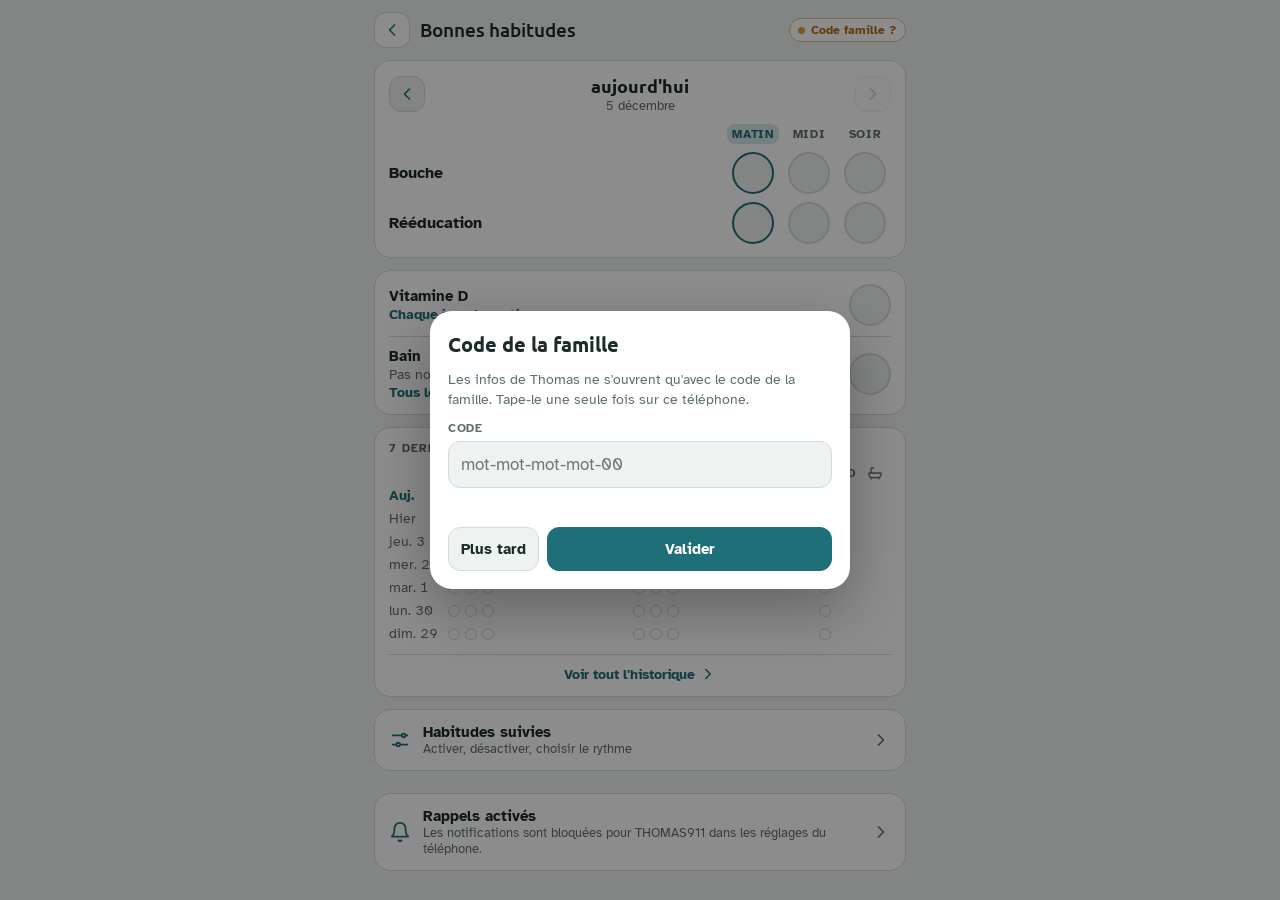
<file: habitudes.html>
<!doctype html>
<html lang="fr">
<head>
<meta charset="utf-8">
<!-- Data only goes to the family's Supabase project and the weather service; no page address leaks to the sites it links to;
     search engines are asked not to index the app -->
<meta http-equiv="Content-Security-Policy" content="default-src 'self'; script-src 'self' 'unsafe-inline'; style-src 'self' 'unsafe-inline'; img-src 'self' data: blob:; font-src 'self'; connect-src 'self' https://vvkkxphkyjejyhbcdcuw.supabase.co https://api.open-meteo.com; media-src 'self' blob: data:; worker-src 'self'; manifest-src 'self'; object-src 'none'; base-uri 'self'; form-action 'self'">
<meta name="referrer" content="no-referrer">
<meta name="robots" content="noindex, nofollow">
<meta name="viewport" content="width=device-width, initial-scale=1, maximum-scale=1, user-scalable=no">
<meta name="theme-color" content="#EEF3F1" media="(prefers-color-scheme: light)">
<meta name="theme-color" content="#111A19" media="(prefers-color-scheme: dark)">
<meta name="mobile-web-app-capable" content="yes">
<link rel="manifest" href="manifest.webmanifest">
<link rel="icon" href="icon-192.png">
<link rel="apple-touch-icon" href="apple-touch-icon.png">
<link rel="stylesheet" href="common.css">
<script src="theme.js"></script>
<title>Bonnes habitudes · THOMAS911</title>
<style>
/* Day picker */
.day-nav { display: flex; align-items: center; justify-content: space-between; gap: 8px; }
.day-nav strong { font-family: var(--font-display); font-weight: 800; font-size: 1.15rem; }
.day-nav strong::first-letter { text-transform: uppercase; }
.day-nav small { display: block; color: var(--muted); font-size: 0.8rem; font-weight: 400; font-family: var(--font-body); }
.arrow { font: inherit; width: 36px; height: 36px; border-radius: 12px; border: 1px solid var(--line); background: var(--bg); color: var(--accent);
  display: inline-flex; align-items: center; justify-content: center; cursor: pointer; -webkit-tap-highlight-color: transparent; flex: none; }
.arrow:disabled { opacity: .3; cursor: default; }
.arrow svg { width: 20px; height: 20px; }

/* Grid: one row per habit, one column per moment of the day */
.grid { display: grid; grid-template-columns: 1fr repeat(3, 52px); align-items: center; row-gap: 8px; column-gap: 4px; margin-top: 10px; }
.grid .none { grid-column: 1 / -1; color: var(--muted); font-size: 0.88rem; }
.grid .col { text-align: center; font-size: 0.75rem; font-weight: 700; color: var(--muted); text-transform: uppercase; letter-spacing: .06em; padding: 3px 0; border-radius: 8px; }
.grid .col.now { color: var(--accent); background: var(--accent-soft); }
.hab b { display: block; font-size: 0.98rem; line-height: 1.2; }
.hab span { color: var(--muted); font-size: 0.8rem; }
.tick { justify-self: center; width: 42px; height: 42px; border-radius: 50%; border: 2px solid var(--line); background: var(--bg); color: var(--accent-ink);
  display: inline-flex; align-items: center; justify-content: center; cursor: pointer; -webkit-tap-highlight-color: transparent; padding: 0; transition: background .15s, border-color .15s, transform .1s; }
.tick svg { width: 22px; height: 22px; fill: none; stroke: currentColor; stroke-width: 3; stroke-linecap: round; stroke-linejoin: round; opacity: 0; transition: opacity .15s; }
.tick.now { border-color: var(--accent); }
.tick[aria-pressed="true"] { background: var(--accent); border-color: var(--accent); }
.tick[aria-pressed="true"] svg { opacity: 1; }
.tick:active { transform: scale(.92); }

/* Every N days (the bath, the nails) */
.once { display: flex; flex-direction: column; gap: 10px; }
.bath { display: flex; align-items: center; gap: 12px; }
.once .bath + .bath { padding-top: 10px; border-top: 1px solid var(--line); }
.bath .txt { flex: 1; min-width: 0; }
.bath .txt > b { display: block; }
.bath .txt > span { color: var(--muted); font-size: 0.85rem; }
.bath .txt > span a { color: var(--accent); font-weight: 700; text-decoration: none; }

/* Last days */
.hist { display: grid; grid-template-columns: var(--hcols, auto 1fr 1fr 48px 24px 24px); gap: 6px 10px; align-items: center; margin-top: 10px; font-size: 0.85rem; }
.hist .h { white-space: nowrap; font-size: 0.7rem; font-weight: 700; color: var(--muted); text-transform: uppercase; letter-spacing: .06em; }
.hist .d { color: var(--muted); font-variant-numeric: tabular-nums; white-space: nowrap; cursor: pointer; }
.hist .d.sel { color: var(--accent); font-weight: 700; }
.dots { display: flex; gap: 5px; }
.dot { width: 12px; height: 12px; border-radius: 50%; border: 1.5px solid var(--line); }
.dot.on { background: var(--accent); border-color: var(--accent); }
.hist .tub { width: 20px; height: 20px; color: var(--accent); }
.hist .h svg { width: 16px; height: 16px; color: var(--muted); vertical-align: -3px; }

/* "Voir tout l'historique" */
.more { display: flex; align-items: center; justify-content: center; gap: 4px; width: 100%; margin-top: 12px; padding: 10px 0 0; border: 0;
  border-top: 1px solid var(--line); background: none; color: var(--accent); font: inherit; font-weight: 700; font-size: 0.9rem; cursor: pointer;
  -webkit-tap-highlight-color: transparent; }
.more svg { width: 18px; height: 18px; }

/* Full history: one row per day, who ticked each box (the first parent in the accent color, the second in orange) */
:root { --warn: #b36b12; --warn-ink: #ffffff; }
@media (prefers-color-scheme: dark) { :root:not([data-theme="light"]) { --warn: #f0b860; --warn-ink: #1d1406; } }
:root[data-theme="dark"] { --warn: #f0b860; --warn-ink: #1d1406; }
.fs { position: fixed; inset: 0; z-index: 50; background: var(--bg); overflow-y: auto; overscroll-behavior: contain; }
.fs-in { max-width: 560px; margin: 0 auto; padding: 0 16px calc(24px + env(safe-area-inset-bottom)); }
.fs-top { position: sticky; top: 0; z-index: 2; background: var(--bg); padding: calc(12px + env(safe-area-inset-top)) 0 8px; }
.fs-top .row { display: flex; align-items: center; gap: 10px; }
.fs-top h2 { font-family: var(--font-display); font-weight: 500; font-size: 1.2rem; margin: 0; }
.fs-top .back { cursor: pointer; font: inherit; }
.legend { display: flex; flex-wrap: wrap; align-items: center; gap: 6px 14px; margin-top: 10px; font-size: 0.82rem; color: var(--muted); }
.legend span { display: inline-flex; align-items: center; gap: 5px; }
.legend b { color: var(--ink); }
.fr { display: grid; grid-template-columns: var(--cols, 50px 1fr 1fr 36px 22px 22px); gap: 6px; align-items: center; }
.fr.head > span { white-space: nowrap; }
.fr .c { justify-self: center; }
.fr > .p, .fr > svg { justify-self: center; }
.fr.head { margin-top: 10px; padding: 6px 13px; border-bottom: 1px solid var(--line); font-size: 0.68rem; font-weight: 700; color: var(--muted);
  text-transform: uppercase; letter-spacing: .05em; }
.fr.head svg { width: 16px; height: 16px; display: block; }
.fs .card { padding: 4px 12px; margin-top: 10px; }
.fs .month { font-family: var(--font-display); font-weight: 500; font-size: 0.95rem; margin: 18px 2px 0; }
.fs .month::first-letter { text-transform: uppercase; }
.fr.day { padding: 8px 0; border-top: 1px solid var(--line); cursor: pointer; -webkit-tap-highlight-color: transparent; }
.fs .card .fr.day:first-child { border-top: 0; }
.fr.day .d { font-size: 0.85rem; color: var(--muted); white-space: nowrap; font-variant-numeric: tabular-nums; }
.fr.day.sel .d { color: var(--accent); font-weight: 700; }
.fr.day.far { cursor: default; }
.ps { display: flex; gap: 4px; }
.p { width: 20px; height: 20px; border-radius: 50%; border: 1.5px solid var(--line); flex: none; display: inline-flex; align-items: center;
  justify-content: center; font-style: normal; font-size: 0.66rem; font-weight: 800; line-height: 1; }
.p.on { background: var(--accent); border-color: var(--accent); color: var(--accent-ink); }
.p.on.e { background: var(--warn); border-color: var(--warn); color: var(--warn-ink); }
.p.on.x { background: var(--muted); border-color: var(--muted); }
.fs-more { display: block; width: 100%; margin-top: 14px; padding: 12px; border-radius: 14px; border: 1px solid var(--line); background: var(--surface);
  color: var(--accent); font: inherit; font-weight: 700; cursor: pointer; }
.fs-more:disabled { color: var(--muted); cursor: default; }
.fs-end { margin: 16px 0 0; text-align: center; color: var(--muted); font-size: 0.85rem; }

/* Reminders: one line, the switch lives in Settings */
.remind { display: flex; align-items: center; gap: 12px; color: inherit; text-decoration: none; }
.remind svg.bell { width: 22px; height: 22px; color: var(--accent); }
.remind .txt { flex: 1; min-width: 0; }
.remind b { display: block; font-size: 0.95rem; }
.remind .txt > span { display: block; color: var(--muted); font-size: 0.8rem; }
.remind .go { width: 20px; height: 20px; color: var(--muted); }
.remind + .remind { margin-top: 10px; }
</style>
</head>
<body>
<div class="wrap">
  <header class="top">
    <a class="back" href="./" aria-label="Retour à l'accueil"><svg class="i" viewBox="0 0 24 24" aria-hidden="true"><path d="M15 18l-6-6 6-6"/></svg></a>
    <h1>Bonnes habitudes</h1>
  </header>

  <section class="card">
    <div class="day-nav">
      <button class="arrow" id="prev" type="button" aria-label="Jour précédent"><svg class="i" viewBox="0 0 24 24" aria-hidden="true"><path d="M15 18l-6-6 6-6"/></svg></button>
      <div style="text-align:center"><strong id="dayName"></strong><small id="dayDate"></small></div>
      <button class="arrow" id="next" type="button" aria-label="Jour suivant"><svg class="i" viewBox="0 0 24 24" aria-hidden="true"><path d="M9 18l6-6-6-6"/></svg></button>
    </div>
    <div class="grid" id="grid"></div>
  </section>

  <section class="card once" id="once" hidden></section>

  <section class="card">
    <div class="label">7 derniers jours</div>
    <div class="hist" id="hist"></div>
    <button class="more" id="histAll" type="button">Voir tout l'historique<svg class="i" viewBox="0 0 24 24" aria-hidden="true"><path d="M9 18l6-6-6-6"/></svg></button>
  </section>

  <a class="card remind" href="reglages.html#habitudes">
    <svg class="i bell" viewBox="0 0 24 24" aria-hidden="true"><path d="M4 7h10M18 7h2M4 17h4M12 17h8"/><circle cx="16" cy="7" r="2"/><circle cx="10" cy="17" r="2"/></svg>
    <span class="txt"><b>Habitudes suivies</b><span>Activer, désactiver, choisir le rythme</span></span>
    <svg class="i go" viewBox="0 0 24 24" aria-hidden="true"><path d="M9 18l6-6-6-6"/></svg>
  </a>
  <a class="card remind" href="reglages.html#rappels">
    <svg class="i bell" viewBox="0 0 24 24" aria-hidden="true"><path d="M6 8a6 6 0 0 1 12 0c0 7 3 9 3 9H3s3-2 3-9 M10.3 21a1.9 1.9 0 0 0 3.4 0"/></svg>
    <span class="txt"><b id="remindTitle">Rappels</b><span id="remindSub">9 h, 12 h 30, 17 h 30 s'il reste à faire</span></span>
    <svg class="i go" viewBox="0 0 24 24" aria-hidden="true"><path d="M9 18l6-6-6-6"/></svg>
  </a>
</div>

<div class="fs" id="fs" hidden role="dialog" aria-modal="true" aria-labelledby="fsTitle">
  <div class="fs-in">
    <div class="fs-top">
      <div class="row">
        <button class="back" id="fsClose" type="button" aria-label="Fermer l'historique"><svg class="i" viewBox="0 0 24 24" aria-hidden="true"><path d="M15 18l-6-6 6-6"/></svg></button>
        <h2 id="fsTitle">Historique des habitudes</h2>
      </div>
      <div class="legend" id="fsWho"></div>
      <div class="fr head" id="fsHead"></div>
    </div>
    <div id="fsList"></div>
    <button class="fs-more" id="fsMore" type="button">30 jours de plus</button>
    <p class="fs-end" id="fsEnd" hidden></p>
  </div>
</div>

<script src="config.js"></script>
<script src="famille.js"></script>
<script src="pastille.js"></script>
<script src="sync.js"></script>
<script src="habits.js"></script>
<script src="prefs.js"></script>
<script src="notifs.js"></script>
<script>
const $ = (id) => document.getElementById(id);
const CHECK = '<svg viewBox="0 0 24 24" aria-hidden="true"><path d="M5 12.5l4.5 4.5L19 7.5"/></svg>';
const TUB = '<svg class="i tub" viewBox="0 0 24 24" aria-hidden="true"><path d="M3 12h18v2a5 5 0 0 1-5 5H8a5 5 0 0 1-5-5v-2Z M6 12V6a2 2 0 0 1 3.7-1 M7 19l-1 2 M17 19l1 2"/></svg>';
const SCISSORS = '<svg class="i tub" viewBox="0 0 24 24" aria-hidden="true"><circle cx="6" cy="6" r="3"/><circle cx="6" cy="18" r="3"/><path d="M8.6 7.6 20 18M8.6 16.4 20 6"/></svg>';
const { SLOTS } = Habits;
const PIC = { bain: TUB, ongles: SCISSORS }; // the every-N-days ones in the history
let day = Habits.today();

// A reminder's "C'est fait" that couldn't reach the network opens ?fait=jour|matin
const q = new URLSearchParams(location.search);
if (q.get("fait")) {
  const [jour, slot] = q.get("fait").split("|");
  Habits.REMIND(slot).forEach((k) => Habits.set(jour, k, true));
  history.replaceState(null, "", location.pathname);
}

const label = (d) => {
  const t = Habits.today();
  if (d === t) return "aujourd'hui";
  if (d === Habits.addDays(t, -1)) return "hier";
  return new Date(d + "T12:00:00").toLocaleDateString("fr-CA", { weekday: "long" });
};
const longDate = (d) => new Date(d + "T12:00:00").toLocaleDateString("fr-CA", { day: "numeric", month: "long" });
const plural = (n, w) => `${n} ${w}${n > 1 ? "s" : ""}`;
const WHEN = { matin: "aujourd'hui", midi: "aujourd'hui", soir: "ce soir" };
const LE = { matin: "le matin", midi: "le midi", soir: "le soir" };

const buzz = () => window.buzz && window.buzz(); // tap feedback, from app.js

// The history's columns, one per habit: every day at several moments, a dot per moment; once a day, one dot; every N days,
// its picture on the days it was done
const kindOf = (h) => (h.rythme === "jours" ? "some" : h.moments.length > 1 ? "multi" : "one");
const picOf = (h) => PIC[h.id] || '<span class="dots"><i class="dot on"></i></span>';

function render() {
  const t = Habits.today(), now = day === t ? Habits.slotNow() : null;
  $("dayName").textContent = label(day);
  $("dayDate").textContent = longDate(day);
  $("next").disabled = day >= t;
  $("prev").disabled = day <= Habits.addDays(t, -13);

  // Several times a day: one row each, a box at each of its moments (the settings say which habits and when)
  const daily = Habits.daily().filter((h) => h.moments.length > 1), active = Habits.active();
  $("grid").hidden = !daily.length && !!active.length;
  $("grid").innerHTML = !active.length ? '<span class="none">Aucune habitude suivie : <a href="reglages.html#habitudes">Réglages</a>.</span>'
    : !daily.length ? "" : "<span></span>" + SLOTS.map(([s, name]) => `<span class="col${s === now ? " now" : ""}">${name}</span>`).join("")
    + daily.map((h) => `<span class="hab"><b>${h.court}</b></span>` + SLOTS.map(([s, sn]) => {
      const k = Habits.boxAt(h, s);
      return k ? `<button class="tick${s === now ? " now" : ""}" type="button" data-key="${k}" aria-pressed="${Habits.get(day, k)}"
        aria-label="${h.nom}, ${sn.toLowerCase()}">${CHECK}</button>` : "<span></span>";
    }).join("")).join("");

  // Once a day (the vitamin D), then every N days: how long since the last time, due (from the Nth day) or in how many days;
  // from their age on (the nails)
  const some = active.filter((h) => (h.rythme === "jour" && h.moments.length === 1) || (h.rythme === "jours" && Habits.started(h, day)));
  $("once").hidden = !some.length;
  $("once").innerHTML = some.map((h) => {
    const tick = `<button class="tick" type="button" data-key="${h.id}" aria-pressed="${Habits.get(day, h.id)}" aria-label="${h.nom}, fait ce jour-là">${CHECK}</button>`;
    if (h.rythme === "jour") return `<div class="bath"><span class="txt"><b>${h.court}</b><span><a href="reglages.html#habitudes">Chaque jour, ${LE[h.moments[0]]}</a></span></span>${tick}</div>`;
    const ago = Habits.ago(h), due = Habits.due(h);
    const since = ago === null ? "Pas noté" : ago === 0 ? "Aujourd'hui" : ago === 1 ? "Hier" : `Il y a ${ago} jours`;
    return `<div class="bath"><span class="txt"><b>${h.court}</b><span>${since}${due ? ` · <b>${WHEN[h.moment]}</b>` : ago ? ` · dans ${plural(h.tous - ago, "jour")}` : ""}`
      + `<br><a href="reglages.html#habitudes">Tous les ${h.tous} jours</a></span></span>${tick}</div>`;
  }).join("");

  // The last 7 days: the habits followed (every N days: once they've started)
  const cols = Habits.active().filter((h) => h.rythme !== "jours" || Habits.started(h));
  $("hist").style.setProperty("--hcols", ["auto", ...cols.map((h) => ({ multi: "1fr", one: "max-content", some: PIC[h.id] ? "24px" : "max-content" })[kindOf(h)])].join(" "));
  const rows = [];
  for (let i = 0; i < 7; i++) {
    const d = Habits.addDays(t, -i);
    const name = i === 0 ? "Auj." : i === 1 ? "Hier" : new Date(d + "T12:00:00").toLocaleDateString("fr-CA", { weekday: "short", day: "numeric" });
    rows.push(`<span class="d${d === day ? " sel" : ""}" data-day="${d}">${name}</span>` + cols.map((h) => kindOf(h) === "some"
      ? `<span>${Habits.get(d, h.id) ? picOf(h) : ""}</span>`
      : `<span class="dots">${Habits.boxes(h).map((k) => `<i class="dot${Habits.get(d, k) ? " on" : ""}"></i>`).join("")}</span>`).join(""));
  }
  if (full.open) renderFS();
  $("hist").innerHTML = "<span></span>" + cols.map((h) => kindOf(h) === "some" && PIC[h.id]
    ? `<span class="h" title="${h.court}">${icon(PIC[h.id])}</span>` : `<span class="h">${h.col}</span>`).join("") + rows.join("");
}

// ---------- Full history: every day back to the first tick (or the birth), and who ticked each box ----------
const esc = (v) => String(v).replace(/[&<>"]/g, (c) => ({ "&": "&amp;", "<": "&lt;", ">": "&gt;", '"': "&quot;" })[c]);
const icon = (svg) => svg.replace('class="i tub"', 'class="i"');
const full = { open: false, shown: 30, old: {}, loadedTo: null, first: null, loading: false, failed: false };
// What the phone keeps (the last weeks, with the ticks not sent yet): those days come from it and can be changed from here
const recentFrom = () => Habits.addDays(Habits.today(), -(Habits.DAYS - 1));
const birth = () => { const j = (Prefs.get("famille") || {}).jour; return /^\d{4}-\d\d-\d\d$/.test(j || "") ? j : null; };
// The oldest day worth showing: the first tick, else the birth, else a year ago
const lower = () => [full.first, birth()].filter(Boolean).sort().pop() || Habits.addDays(Habits.today(), -365);
const tickOf = (d, k) => (d >= recentFrom() ? (Habits.get(d, k) ? Habits.who(d, k) || true : null) : (full.old[d] || {})[k] || null);
const people = () => (window.Famille && Famille.PEOPLE) || [];
// A box: the initial of who ticked it (the second parent in orange), grey when not known, an empty ring when not done
// (nothing for a habit done every N days, or no longer followed)
function pastille(v, daily, off) {
  if (!v) return off ? '<i class="p" style="visibility:hidden"></i>' : daily ? '<i class="p"></i>' : "<span></span>";
  if (v === true) return '<i class="p on x" title="Fait"></i>';
  const name = String(v).trim();
  return `<i class="p on${people().indexOf(name) === 1 ? " e" : ""}" title="${esc(name)}">${esc((name[0] || "?").toUpperCase())}</i>`;
}

// The columns: the habits followed, and the ones turned off that still have ticks in the days shown
function fsColumns(from, to) {
  const any = (h) => { for (let d = to; d >= from; d = Habits.addDays(d, -1)) if ([h.id, ...SLOTS.map(([s]) => `${h.id}-${s}`)].some((k) => tickOf(d, k))) return true; return false; };
  return Habits.habits().filter((h) => (h.actif && (h.rythme !== "jours" || Habits.started(h))) || any(h));
}
function renderFS() {
  const t = Habits.today(), low = lower(), from = [Habits.addDays(t, -(full.shown - 1)), low].sort().pop();
  const cols = fsColumns(from, t);
  $("fs").style.setProperty("--cols", ["50px", ...cols.map((h) => ({ multi: "1fr", one: "36px", some: PIC[h.id] ? "22px" : "minmax(22px, max-content)" })[kindOf(h)])].join(" "));
  let html = "", month = "", unknown = false;
  for (let d = t; d >= from; d = Habits.addDays(d, -1)) {
    const m = d.slice(0, 7);
    if (m !== month) {
      html += `${month ? "</div>" : ""}<h3 class="month">${new Date(d + "T12:00:00").toLocaleDateString("fr-CA", { month: "long", year: "numeric" })}</h3><div class="card">`;
      month = m;
    }
    const v = (k) => { const x = tickOf(d, k); if (x === true) unknown = true; return x; };
    const cell = (h) => (kindOf(h) === "multi" ? `<span class="ps">${Habits.boxes(h).map((k) => pastille(v(k), true, !h.actif)).join("")}</span>`
      : pastille(v(h.id), kindOf(h) === "one", !h.actif));
    const name = d === t ? "Auj." : d === Habits.addDays(t, -1) ? "Hier" : new Date(d + "T12:00:00").toLocaleDateString("fr-CA", { weekday: "short", day: "numeric" });
    html += `<div class="fr day${d === day ? " sel" : ""}${d < recentFrom() ? " far" : ""}" data-day="${d}"><span class="d">${name}</span>${cols.map(cell).join("")}</div>`;
  }
  $("fsList").innerHTML = html + (month ? "</div>" : "");
  $("fsWho").innerHTML = people().map((p, i) => `<span><i class="p on${i === 1 ? " e" : ""}">${esc(p[0].toUpperCase())}</i><b>${esc(p)}</b></span>`).join("")
    + (unknown ? '<span><i class="p on x"></i>pas noté qui</span>' : "") + moments(cols);
  $("fsHead").innerHTML = "<span></span>" + cols.map((h) => kindOf(h) === "some" && PIC[h.id] ? `<span class="c" title="${h.court}">${icon(PIC[h.id])}</span>`
    : `<span${kindOf(h) === "multi" ? "" : ' class="c"'}>${h.col}</span>`).join("");
  const end = from <= low;
  $("fsMore").hidden = end;
  $("fsMore").disabled = full.loading;
  $("fsMore").textContent = full.loading ? "Chargement…" : full.failed ? "Pas de réseau : réessayer" : "30 jours de plus";
  $("fsEnd").hidden = !end;
  $("fsEnd").textContent = low === birth() ? "Jusqu'à la naissance." : `Rien de noté avant le ${longDate(low)}.`;
}
// "Bouche, périnée : matin, midi, soir": the order of the dots, for the habits done several times a day
function moments(cols) {
  const groups = new Map();
  cols.filter((h) => kindOf(h) === "multi").forEach((h) => { const k = h.moments.join(", "); groups.set(k, [...(groups.get(k) || []), h.col]); });
  return [...groups].map(([m, names]) => `<span>${names.map((n, i) => (i ? n.toLowerCase() : n)).join(", ")} : ${m}</span>`).join("");
}
// The older days come from the server, 30 at a time
async function more() {
  const want = full.shown + 30, from = [Habits.addDays(Habits.today(), -(want - 1)), lower()].sort().pop(), top = full.loadedTo || recentFrom();
  if (from < top) {
    full.loading = true; full.failed = false; renderFS();
    try { Object.assign(full.old, await Habits.history(from, Habits.addDays(top, -1))); full.loadedTo = from; }
    catch (e) { full.failed = true; }
    full.loading = false;
    if (full.failed) return renderFS();
  }
  full.shown = want; renderFS();
}
function openFS() {
  full.open = true; full.failed = false;
  $("fs").hidden = false; $("fs").scrollTop = 0;
  document.body.style.overflow = "hidden";
  history.pushState({ hist: 1 }, "");
  renderFS();
  // Where the history starts: the first tick ever
  if (!full.first && Habits.shared) Habits.api("habitudes?select=jour&fait=is.true&order=jour.asc&limit=1").then((r) => r.json())
    .then((rows) => { full.first = (rows[0] && rows[0].jour) || Habits.today(); if (full.open) renderFS(); }).catch(() => {});
}
function teardownFS() { if (!full.open) return; full.open = false; $("fs").hidden = true; document.body.style.overflow = ""; }
const closeFS = () => { if (history.state && history.state.hist) history.back(); else teardownFS(); };
window.addEventListener("popstate", teardownFS);
document.addEventListener("keydown", (e) => { if (e.key === "Escape" && full.open) closeFS(); });
$("histAll").addEventListener("click", openFS);
$("fsClose").addEventListener("click", closeFS);
$("fsMore").addEventListener("click", more);
// A recent day: back to the page, on that day
$("fsList").addEventListener("click", (e) => {
  const r = e.target.closest(".fr.day"); if (!r || r.classList.contains("far")) return;
  day = r.dataset.day; closeFS(); render(); window.scrollTo(0, 0);
});

$("grid").addEventListener("click", (e) => {
  const b = e.target.closest(".tick"); if (!b) return;
  buzz(); Habits.set(day, b.dataset.key, b.getAttribute("aria-pressed") !== "true");
});
$("once").addEventListener("click", (e) => {
  const b = e.target.closest(".tick"); if (!b) return;
  buzz(); Habits.set(day, b.dataset.key, b.getAttribute("aria-pressed") !== "true");
});
$("prev").addEventListener("click", () => { day = Habits.addDays(day, -1); render(); });
$("next").addEventListener("click", () => { day = Habits.addDays(day, 1); render(); });
$("hist").addEventListener("click", (e) => { const d = e.target.closest("[data-day]"); if (d) { day = d.dataset.day; render(); } });
document.addEventListener("visibilitychange", () => { if (document.visibilityState === "visible") { if (day > Habits.today()) day = Habits.today(); render(); } });

// ---------- Reminders: summary here, switch in Settings; keep this phone's subscription up to date ----------
function renderRemind({ on, msg, ask }) {
  $("remindTitle").textContent = on ? "Rappels activés" : "Rappels désactivés";
  $("remindSub").textContent = msg || (ask ? "Touche pour autoriser les notifications" : on ? "9 h, 12 h 30, 17 h 30 s'il reste à faire" : "Touche pour les activer");
}
renderRemind(Notifs.state());
Notifs.sync().then(renderRemind);

Habits.onChange(render);
// Which habits and their rhythm, and the date of birth, come with the shared settings
["habitudes", "ongles_jours", "famille"].forEach((k) => Prefs.on(k, render));
Habits.refresh();
</script>
<script src="app.js"></script>
</body>
</html>
</file>
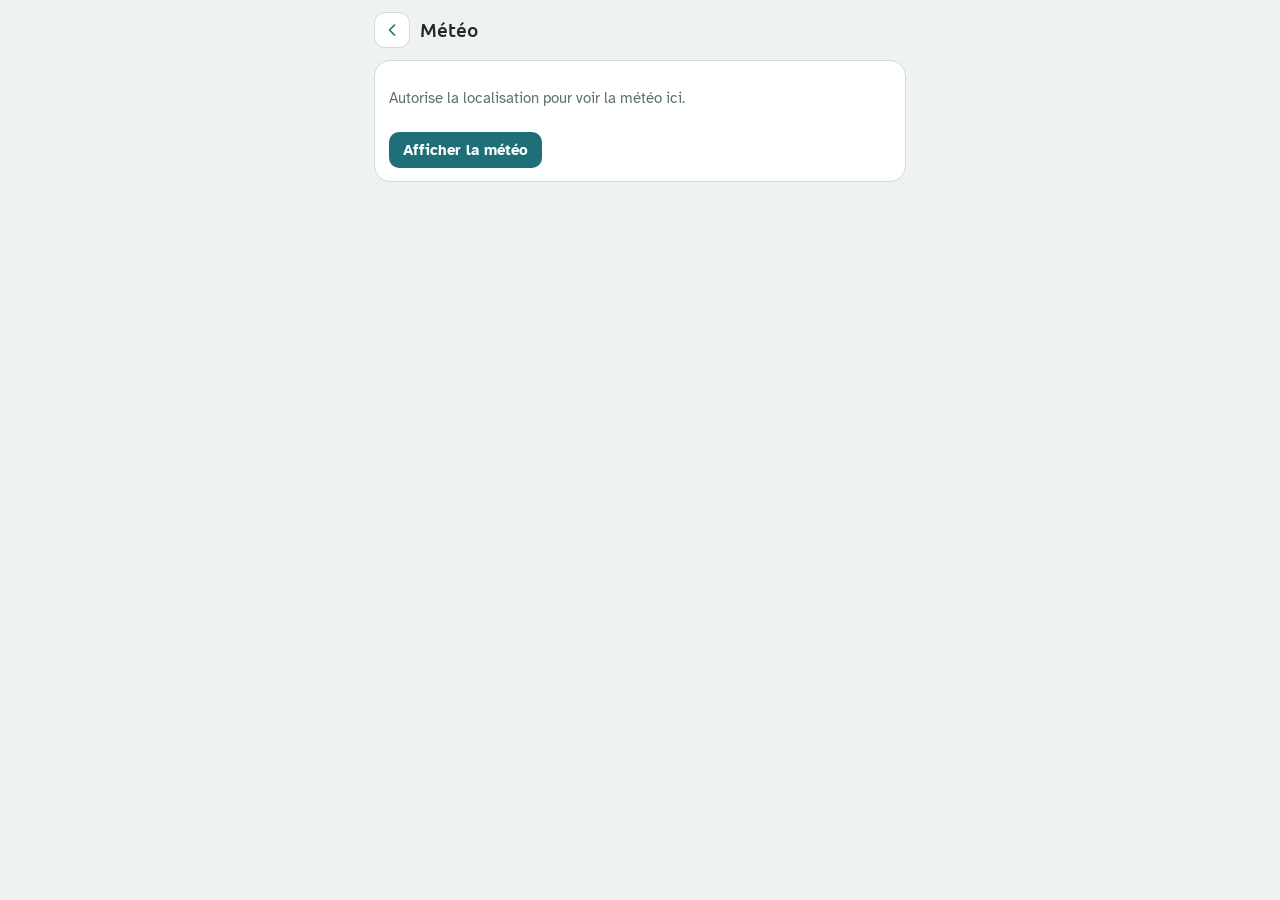
<file: meteo.html>
<!doctype html>
<html lang="fr">
<head>
<meta charset="utf-8">
<!-- Data only goes to the family's Supabase project and the weather service; no page address leaks to the sites it links to;
     search engines are asked not to index the app -->
<meta http-equiv="Content-Security-Policy" content="default-src 'self'; script-src 'self' 'unsafe-inline'; style-src 'self' 'unsafe-inline'; img-src 'self' data: blob:; font-src 'self'; connect-src 'self' https://vvkkxphkyjejyhbcdcuw.supabase.co https://api.open-meteo.com; media-src 'self' blob: data:; worker-src 'self'; manifest-src 'self'; object-src 'none'; base-uri 'self'; form-action 'self'">
<meta name="referrer" content="no-referrer">
<meta name="robots" content="noindex, nofollow">
<meta name="viewport" content="width=device-width, initial-scale=1, maximum-scale=1, user-scalable=no">
<meta name="theme-color" content="#EEF3F1" media="(prefers-color-scheme: light)">
<meta name="theme-color" content="#111A19" media="(prefers-color-scheme: dark)">
<meta name="mobile-web-app-capable" content="yes">
<link rel="manifest" href="manifest.webmanifest">
<link rel="icon" href="icon-192.png">
<link rel="apple-touch-icon" href="apple-touch-icon.png">
<link rel="stylesheet" href="common.css">
<script src="theme.js"></script>
<title>Météo · THOMAS911</title>
<style>
/* Now */
.now { display: flex; align-items: center; gap: 14px; }
.now svg { width: 52px; height: 52px; color: var(--accent); stroke-width: 1.6; flex: none; }
.temp { font-family: var(--font-display); font-weight: 800; font-size: 2.6rem; line-height: 0.9; letter-spacing: -0.02em; font-variant-numeric: tabular-nums; }
.desc { font-weight: 700; margin-top: 4px; }
.sub { color: var(--muted); font-size: 0.85rem; margin-top: 2px; font-variant-numeric: tabular-nums; }

/* Rain, next 4 hours by 15 minutes */
.rain-head { font-family: var(--font-display); font-weight: 800; font-size: 1rem; margin-top: 4px; line-height: 1.25; }
.bars { position: relative; display: grid; grid-template-columns: repeat(16, 1fr); align-items: end; gap: 2px; height: 64px; margin-top: 10px;
  border-bottom: 1px solid var(--line); }
.bar { height: 100%; display: flex; align-items: flex-end; cursor: pointer; -webkit-tap-highlight-color: transparent; }
.bar i { display: block; width: 100%; min-height: 0; border-radius: 4px 4px 0 0; background: var(--accent); }
.bar.snow i { background: repeating-linear-gradient(135deg, var(--accent) 0 3px, transparent 3px 6px); border: 1.5px solid var(--accent); border-bottom: 0; }
.bar.sel i { box-shadow: 0 0 0 2px var(--surface), 0 0 0 4px var(--ink); }
.bar.dry i { height: 2px !important; background: var(--line); border-radius: 1px; }
.ticks { display: grid; grid-template-columns: repeat(16, 1fr); gap: 2px; margin-top: 4px; font-size: 0.72rem; color: var(--muted); font-variant-numeric: tabular-nums; }
.ticks span { white-space: nowrap; }
.caption { margin-top: 6px; font-size: 0.88rem; min-height: 1.3em; font-variant-numeric: tabular-nums; }
.caption b { font-weight: 700; }
.note { font-size: 0.75rem; color: var(--muted); margin: 6px 0 0; }

/* Hour by hour */
.hours { display: flex; gap: 4px; overflow-x: auto; margin: 8px -14px -4px; padding: 0 14px 4px; scrollbar-width: none;
  -webkit-overflow-scrolling: touch; overscroll-behavior-x: contain; touch-action: pan-x pan-y; } /* free native momentum, no snapping */
.hours::-webkit-scrollbar { display: none; }
.hour { flex: none; width: 52px; display: flex; flex-direction: column; align-items: center; gap: 3px; padding: 6px 0; border-radius: 12px;
  font-variant-numeric: tabular-nums; }
.hour.first { background: var(--accent-soft); }
.hour .h { font-size: 0.75rem; font-weight: 700; color: var(--muted); }
.hour svg { width: 26px; height: 26px; color: var(--accent); stroke-width: 1.8; }
.hour .t { font-family: var(--font-display); font-weight: 800; font-size: 1rem; }
.hour .p { font-size: 0.72rem; font-weight: 700; color: var(--accent); min-height: 1em; }
.hour .w { font-size: 0.7rem; color: var(--muted); }

/* 10 days */
.days { display: flex; flex-direction: column; margin-top: 4px; }
.day { display: grid; grid-template-columns: 4.6em 28px 3em 2.4em 1fr 2.4em; align-items: center; gap: 8px; padding: 6px 0; border-top: 1px solid var(--line);
  font-variant-numeric: tabular-nums; }
.day:first-child { border-top: 0; }
.day .dn { font-weight: 700; white-space: nowrap; }
.day svg { width: 26px; height: 26px; color: var(--accent); stroke-width: 1.8; }
.day .pp { font-size: 0.75rem; font-weight: 700; color: var(--accent); }
.day .lo { color: var(--muted); text-align: right; }
.day .hi { font-family: var(--font-display); font-weight: 800; }
.range { position: relative; height: 6px; border-radius: 3px; background: var(--group); }
.range i { position: absolute; top: 0; bottom: 0; border-radius: 3px; background: var(--accent); }

.more { display: block; text-align: center; color: var(--accent); font-weight: 700; text-decoration: none; padding: 8px; }
.fresh { text-align: center; font-size: 0.75rem; color: var(--muted); margin-top: -8px; }
.empty { color: var(--muted); }
.empty button { margin-top: 10px; font: inherit; font-weight: 700; color: var(--accent-ink); background: var(--accent); border: 0; border-radius: 10px; padding: 9px 14px; }
</style>
</head>
<body>
<div class="wrap">
  <header class="top">
    <a class="back" href="./" aria-label="Retour à l'accueil"><svg class="i" viewBox="0 0 24 24" aria-hidden="true"><path d="M15 18l-6-6 6-6"/></svg></a>
    <h1>Météo</h1>
  </header>

  <section class="card empty" id="empty">
    <p>Autorise la localisation pour voir la météo ici.</p>
    <button type="button" id="ask">Afficher la météo</button>
  </section>

  <div id="body" hidden style="display:contents">
    <section class="card">
      <div class="now">
        <span id="icon"></span>
        <div>
          <div class="temp" id="temp"></div>
          <div class="desc" id="desc"></div>
          <div class="sub" id="feels"></div>
        </div>
      </div>
    </section>

    <section class="card" id="rainCard">
      <div class="label">Pluie · 4 prochaines heures</div>
      <div class="rain-head" id="rainHead"></div>
      <div id="chart">
        <div class="bars" id="bars" role="img"></div>
        <div class="ticks" id="ticks" aria-hidden="true"></div>
        <div class="caption" id="caption"></div>
        <p class="note">Par quart d'heure : touche une barre pour le détail.</p>
      </div>
    </section>

    <section class="card">
      <div class="label">Heure par heure</div>
      <div class="hours" id="hours"></div>
    </section>

    <section class="card">
      <div class="label">10 jours</div>
      <div class="days" id="days"></div>
    </section>

    <a class="more" id="more" target="_blank" rel="noopener">Voir sur The Weather Channel ›</a>
    <p class="fresh" id="fresh"></p>
  </div>
</div>

<script src="weather.js"></script>
<script>
const $ = (id) => document.getElementById(id);
const FRESH = 10 * 60 * 1000; // rain timing changes fast: refresh after 10 min here
const WET = 0.1;              // mm in 15 min that counts as rain/snow
const DAYS = ["Dim.", "Lun.", "Mar.", "Mer.", "Jeu.", "Ven.", "Sam."];
const hh = (t) => `${+t.slice(11, 13)} h`;
const hm = (t) => `${+t.slice(11, 13)} h ${t.slice(14, 16)}`;
const localISO = (w) => new Date(Date.now() + w.offset * 1000).toISOString().slice(0, 16); // "2026-10-07T14:20" there
// mm in 15 min -> mm/h and a word
const rate = (mm) => mm * 4;
const level = (mm) => { const r = rate(mm); return r < 2.5 ? "faible" : r < 7.6 ? "modérée" : "forte"; };
const what = ([, mm, snow]) => snow > 0 ? `neige ${level(mm)}` : `pluie ${level(mm)}`;

let quarters = [], sel = 0, lastHours = "";

function rainSummary(q, w) {
  const wet = (x) => x && x[1] >= WET;
  const end = q.length ? q[q.length - 1][0] : null;
  const kind = (x) => x[2] > 0 ? "neige" : "pluie";
  const inMin = (t) => Math.round((new Date(t + "Z") - new Date(localISO(w) + "Z")) / 60000);
  if (!q.some(wet)) return `Pas de pluie prévue d'ici ${end ? hm(addQ(end)) : "4 h"}.`;
  if (wet(q[0])) {
    const stop = q.findIndex((x) => !wet(x));
    if (stop < 0) return `${cap(kind(q[0]))} pendant encore au moins 4 h.`;
    const again = q.slice(stop).findIndex(wet);
    return `${cap(kind(q[0]))} jusqu'à ${hm(q[stop][0])} environ` + (again >= 0 ? `, puis reprise vers ${hm(q[stop + again][0])}.` : ".");
  }
  const start = q.findIndex(wet), n = inMin(q[start][0]);
  const stop = q.slice(start).findIndex((x) => !wet(x));
  const again = stop >= 0 ? q.slice(start + stop).findIndex(wet) : -1;
  return `${cap(kind(q[start]))} à partir de ${hm(q[start][0])}${n > 0 ? ` (dans ${dur(n)})` : ""}`
    + (stop < 0 ? ", au moins jusqu'à la fin des 4 h."
      : `, jusqu'à ${hm(q[start + stop][0])} environ` + (again >= 0 ? `, puis reprise vers ${hm(q[start + stop + again][0])}.` : "."));
}
const dur = (n) => n < 60 ? `${n} min` : `${Math.floor(n / 60)} h ${String(n % 60).padStart(2, "0")}`;
const cap = (s) => s[0].toUpperCase() + s.slice(1);
const addQ = (t) => new Date(new Date(t + "Z").getTime() + 15 * 60000).toISOString().slice(0, 16);

function renderCaption() {
  const x = quarters[sel]; if (!x) return;
  $("caption").innerHTML = `<b>${hm(x[0])}</b> · ` + (x[1] >= WET ? `${what(x)} (${rate(x[1]).toFixed(1).replace(".", ",")} mm/h)` : "sec");
  document.querySelectorAll(".bar").forEach((b, i) => b.classList.toggle("sel", i === sel));
}

function render(w) {
  if (!w) return;
  $("empty").hidden = true; $("body").hidden = false;
  const [icon, label] = Wx.kind(w.code, w.day), t = Math.round(w.temp);
  $("icon").innerHTML = Wx.svg(Wx.PATHS[icon]);
  $("temp").textContent = `${t}°`;
  $("desc").textContent = label;
  const feels = typeof w.feels === "number" ? Math.round(w.feels) : null;
  $("feels").textContent = feels !== null && feels !== t ? `Ressenti ${feels}°` : "";
  $("more").href = Wx.href(w);
  $("fresh").textContent = `Mis à jour à ${new Date(w.at).toLocaleTimeString("fr-CA", { hour: "numeric", minute: "2-digit" })}`;

  // Rain: the quarter we're in, then the next 15 (4 h)
  const now = localISO(w);
  const q = w.quarter || [];
  const first = Math.max(0, q.findIndex(([time]) => time > now) - 1);
  quarters = q.slice(first, first + 16);
  $("rainCard").hidden = !quarters.length;
  if (quarters.length) {
    $("rainHead").textContent = rainSummary(quarters, w);
    // The 15-minute chart only when rain or snow is coming; otherwise the sentence is enough
    $("chart").hidden = !quarters.some(([, mm]) => mm >= WET);
    const top = Math.max(8, ...quarters.map(([, mm]) => rate(mm))); // mm/h at full height
    $("bars").innerHTML = quarters.map((x, i) => {
      const dry = x[1] < WET, h = dry ? 0 : Math.max(8, Math.round(rate(x[1]) / top * 100));
      return `<span class="bar${dry ? " dry" : ""}${x[2] > 0 ? " snow" : ""}" data-i="${i}"><i style="height:${h}%"></i></span>`;
    }).join("");
    $("bars").setAttribute("aria-label", $("rainHead").textContent);
    $("ticks").innerHTML = quarters.map(([time], i) => `<span>${i === 0 ? "Maint." : time.slice(14, 16) === "00" ? hh(time) : ""}</span>`).join("");
    if (sel >= quarters.length) sel = 0;
    renderCaption();
  }

  // Hour by hour: the next 24 hours from the current one
  const hourNow = now.slice(0, 13);
  const hrs = (w.hours || []).filter(([time]) => time.slice(0, 13) >= hourNow).slice(0, 24);
  const hoursHTML = hrs.map(([time, temp, pct, code, , wind, isDay], i) => {
    const [ic, lab] = Wx.kind(code, isDay !== false);
    return `<div class="hour${i === 0 ? " first" : ""}" aria-label="${hh(time)} : ${lab}, ${Math.round(temp)}°">
      <span class="h">${i === 0 ? "Maint." : hh(time)}</span>${Wx.svg(Wx.PATHS[ic])}<span class="t">${Math.round(temp)}°</span>
      <span class="p">${pct >= 20 ? pct + " %" : ""}</span><span class="w">${wind != null ? Math.round(wind) + " km/h" : ""}</span></div>`;
  }).join("");
  // Redraw only when something changed, and keep where you had scrolled to
  if (hoursHTML !== lastHours) {
    const x = $("hours").scrollLeft;
    $("hours").innerHTML = lastHours = hoursHTML;
    $("hours").scrollLeft = x;
  }

  // 10 days from today, with each day's range on a shared scale
  const today = Wx.localNow(w).day;
  const days = (w.daily || []).filter(([date]) => date >= today).slice(0, 10);
  const lo = Math.min(...days.map((d) => d[3])), hi = Math.max(...days.map((d) => d[2])), span = Math.max(1, hi - lo);
  $("days").innerHTML = days.map(([date, code, max, min, pp], i) => {
    const [ic, lab] = Wx.kind(code);
    const name = i === 0 ? "Auj." : DAYS[new Date(date + "T12:00:00").getDay()] + " " + +date.slice(8);
    return `<div class="day" aria-label="${name} : ${lab}, ${Math.round(max)}° / ${Math.round(min)}°">
      <span class="dn">${name}</span>${Wx.svg(Wx.PATHS[ic])}<span class="pp">${pp >= 20 ? pp + " %" : ""}</span>
      <span class="lo">${Math.round(min)}°</span>
      <span class="range"><i style="left:${(min - lo) / span * 100}%;right:${(hi - max) / span * 100}%"></i></span>
      <span class="hi">${Math.round(max)}°</span></div>`;
  }).join("");
}

$("bars").addEventListener("click", (e) => { const b = e.target.closest(".bar"); if (b) { sel = +b.dataset.i; renderCaption(); } });

// Hour by hour: free native scrolling, then once it has fully stopped, a gentle glide onto the nearest hour.
// A new touch cancels the glide right away, so gestures can be chained without waiting.
(() => {
  const el = $("hours");
  let touching = false, timer = null;
  const settle = () => {
    clearTimeout(timer);
    if (touching) return;
    const first = el.querySelector(".hour"), second = first && first.nextElementSibling;
    if (!second) return;
    const step = second.offsetLeft - first.offsetLeft; // one hour column + gap
    const max = el.scrollWidth - el.clientWidth;
    // Near the end: stay against it, so the last hour is shown whole
    const target = max - el.scrollLeft < step / 2 ? max : Math.min(max, Math.round(el.scrollLeft / step) * step);
    if (Math.abs(target - el.scrollLeft) > 1) el.scrollTo({ left: target, behavior: "smooth" });
  };
  const hasEnd = "onscrollend" in window;
  const later = () => { clearTimeout(timer); timer = setTimeout(settle, 140); };
  el.addEventListener("touchstart", () => { touching = true; clearTimeout(timer); }, { passive: true });
  // Finger lifted: settle soon, unless momentum keeps it scrolling (then scrollend / scroll takes over)
  const lift = () => { touching = false; later(); };
  el.addEventListener("touchend", lift, { passive: true });
  el.addEventListener("touchcancel", lift, { passive: true });
  // "scrollend" fires once momentum is over; older browsers: wait for scroll events to stop
  el.addEventListener("scroll", () => { if (hasEnd) clearTimeout(timer); else later(); }, { passive: true });
  if (hasEnd) el.addEventListener("scrollend", settle);
})();
$("ask").addEventListener("click", () => Wx.refresh(FRESH));
Wx.onUpdate(render);
Wx.refresh(FRESH);
document.addEventListener("visibilitychange", () => { if (document.visibilityState === "visible") Wx.refresh(FRESH); });
</script>
<script src="app.js"></script>
</body>
</html>
</file>
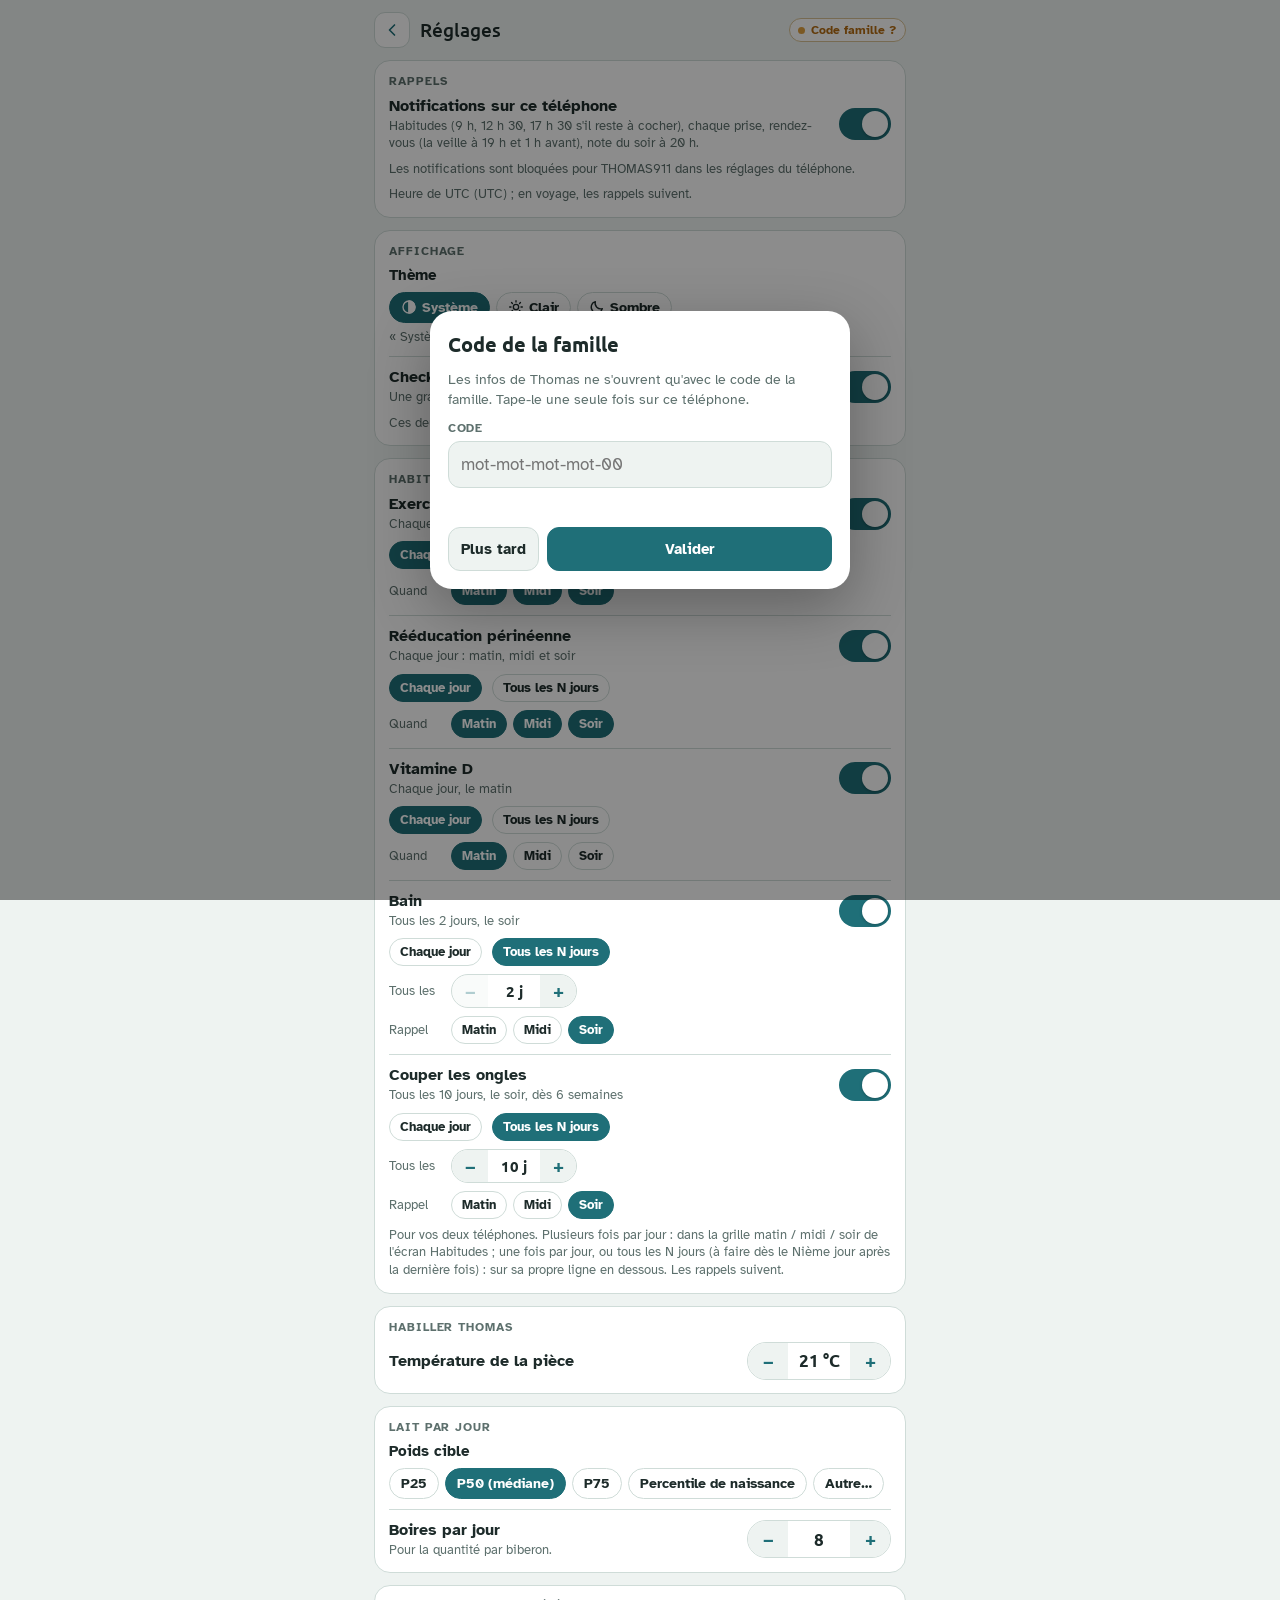
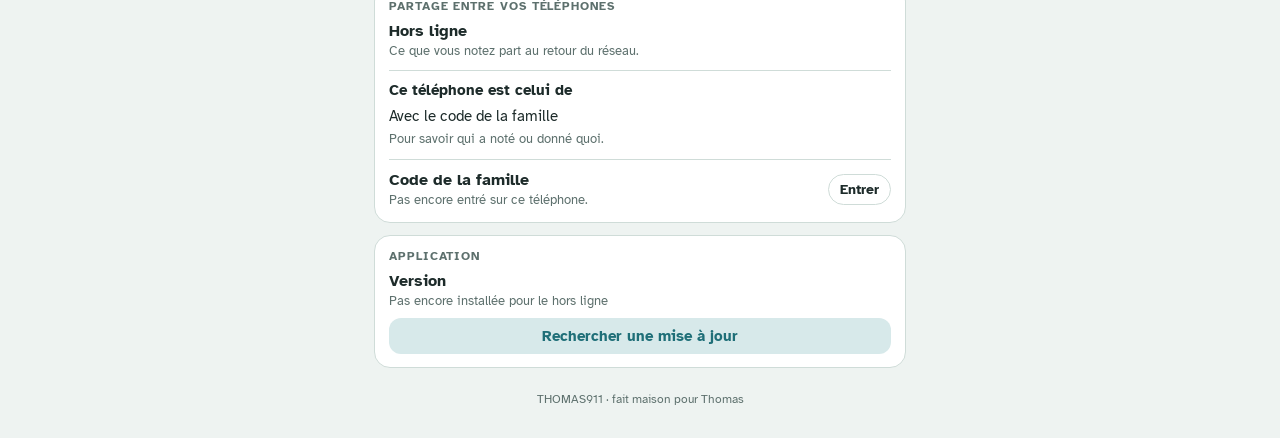
<file: reglages.html>
<!doctype html>
<html lang="fr">
<head>
<meta charset="utf-8">
<!-- Data only goes to the family's Supabase project and the weather service; no page address leaks to the sites it links to;
     search engines are asked not to index the app -->
<meta http-equiv="Content-Security-Policy" content="default-src 'self'; script-src 'self' 'unsafe-inline'; style-src 'self' 'unsafe-inline'; img-src 'self' data: blob:; font-src 'self'; connect-src 'self' https://vvkkxphkyjejyhbcdcuw.supabase.co https://api.open-meteo.com; media-src 'self' blob: data:; worker-src 'self'; manifest-src 'self'; object-src 'none'; base-uri 'self'; form-action 'self'">
<meta name="referrer" content="no-referrer">
<meta name="robots" content="noindex, nofollow">
<meta name="viewport" content="width=device-width, initial-scale=1, maximum-scale=1, user-scalable=no">
<meta name="theme-color" content="#EEF3F1" media="(prefers-color-scheme: light)">
<meta name="theme-color" content="#111A19" media="(prefers-color-scheme: dark)">
<meta name="mobile-web-app-capable" content="yes">
<link rel="manifest" href="manifest.webmanifest">
<link rel="icon" href="icon-192.png">
<link rel="apple-touch-icon" href="apple-touch-icon.png">
<link rel="stylesheet" href="common.css">
<script src="theme.js"></script>
<title>Réglages · THOMAS911</title>
<style>
.set { display: flex; align-items: center; gap: 12px; }
.set .txt { flex: 1; min-width: 0; }
.set b { display: block; font-size: 0.98rem; }
.set .hint { display: block; color: var(--muted); font-size: 0.8rem; line-height: 1.35; margin-top: 2px; }
.card .set + .set, .card .set + .block, .card .block + .set { margin-top: 10px; padding-top: 10px; border-top: 1px solid var(--line); }
.block > .hint { display: block; color: var(--muted); font-size: 0.8rem; line-height: 1.35; margin-top: 6px; }
.card .label { margin-bottom: 8px; }
/* Switch */
.switch { position: relative; width: 52px; height: 32px; flex: none; }
.switch input { position: absolute; inset: 0; opacity: 0; margin: 0; cursor: pointer; z-index: 1; }
.switch span { position: absolute; inset: 0; border-radius: 999px; background: var(--line); transition: background .2s; }
.switch span::after { content: ""; position: absolute; left: 3px; top: 3px; width: 26px; height: 26px; border-radius: 50%; background: #fff;
  box-shadow: 0 1px 3px rgba(0,0,0,.25); transition: transform .2s; }
.switch input:checked + span { background: var(--accent); }
.switch input:checked + span::after { transform: translateX(20px); }
.msg { font-size: 0.82rem; color: var(--muted); margin: 8px 0 0; line-height: 1.35; }
.msg:empty { display: none; }
.btn { font: inherit; font-weight: 700; color: var(--accent-ink); background: var(--accent); border: 0; border-radius: 12px; padding: 9px 14px; margin-top: 8px; cursor: pointer; width: 100%; }
.btn.light { color: var(--accent); background: var(--accent-soft); }
/* Steppers */
.step { display: inline-flex; align-items: center; border: 1px solid var(--line); border-radius: 999px; overflow: hidden; flex: none; }
.step button { font: inherit; font-weight: 800; font-size: 1.1rem; width: 40px; height: 36px; border: 0; background: var(--bg); color: var(--accent); cursor: pointer; }
.step button:disabled { opacity: .35; }
.step output { min-width: 62px; text-align: center; font-family: var(--font-display); font-weight: 800; font-size: 1.05rem; font-variant-numeric: tabular-nums; }
/* Milk target */
.chips { display: flex; flex-wrap: wrap; gap: 6px; margin-top: 8px; }
.chip { font: inherit; font-size: 0.85rem; font-weight: 700; border: 1px solid var(--line); background: var(--surface); color: var(--ink); border-radius: 999px; padding: 6px 11px; cursor: pointer; }
.chip[aria-pressed="true"] { background: var(--accent); border-color: var(--accent); color: var(--accent-ink); }
.chip svg { width: 16px; height: 16px; vertical-align: -3px; margin-right: 5px; fill: none; stroke: currentColor; stroke-width: 2; stroke-linecap: round; stroke-linejoin: round; }
.foot { text-align: center; font-size: 0.75rem; color: var(--muted); }
/* Habits: on or off, every day (at which moments) or every N days (and when to remind) */
.hb + .hb { margin-top: 10px; padding-top: 10px; border-top: 1px solid var(--line); }
.hb-opts { display: flex; flex-direction: column; gap: 8px; margin-top: 8px; }
.hb-opts .chips { margin-top: 0; }
.hb-row { display: flex; align-items: center; flex-wrap: wrap; gap: 6px 10px; }
.hb-row > .k { font-size: 0.8rem; color: var(--muted); min-width: 52px; }
.hb .chip.sm { padding: 5px 10px; font-size: 0.8rem; }
.hb .step button { width: 36px; height: 32px; }
.hb .step output { min-width: 52px; font-size: 0.95rem; }
</style>
</head>
<body>
<div class="wrap">
  <header class="top">
    <a class="back" href="./" aria-label="Retour à l'accueil"><svg class="i" viewBox="0 0 24 24" aria-hidden="true"><path d="M15 18l-6-6 6-6"/></svg></a>
    <h1>Réglages</h1>
  </header>

  <section class="card" id="rappels">
    <div class="label">Rappels</div>
    <div class="set">
      <span class="txt"><b>Notifications sur ce téléphone</b><span class="hint">Habitudes (9 h, 12 h 30, 17 h 30 s'il reste à cocher), chaque prise, rendez-vous (la veille à 19 h et 1 h avant), note du soir à 20 h.</span></span>
      <label class="switch"><input type="checkbox" id="notif" aria-label="Notifications sur ce téléphone" data-buzz><span></span></label>
    </div>
    <p class="msg" id="notifMsg"></p>
    <button class="btn" id="notifAsk" type="button" hidden>Autoriser les notifications sur ce téléphone</button>
    <p class="msg" id="tz"></p>
  </section>

  <section class="card">
    <div class="label">Affichage</div>
    <div class="block">
      <b>Thème</b>
      <div class="chips" id="theme" role="radiogroup" aria-label="Thème"></div>
      <span class="hint">« Système » suit le réglage du téléphone.</span>
    </div>
    <div class="set">
      <span class="txt"><b>Checklist en pictogrammes</b><span class="hint">Une grande image par élément, pour cocher d'un coup d'œil.</span></span>
      <label class="switch"><input type="checkbox" id="pictos" aria-label="Checklist sortie avec pictogrammes" data-buzz><span></span></label>
    </div>
    <p class="msg">Ces deux réglages ne valent que pour ce téléphone.</p>
  </section>

  <section class="card" id="habitudes">
    <div class="label">Habitudes suivies</div>
    <div id="habList"></div>
    <p class="msg">Pour vos deux téléphones. Plusieurs fois par jour : dans la grille matin / midi / soir de l'écran Habitudes ; une fois par jour, ou tous les N jours (à faire dès le Nième jour après la dernière fois) : sur sa propre ligne en dessous. Les rappels suivent.</p>
  </section>

  <section class="card">
    <div class="label">Habiller Thomas</div>
    <div class="set">
      <span class="txt"><b>Température de la pièce</b></span>
      <span class="step"><button type="button" id="tMinus" data-buzz aria-label="Un degré de moins">−</button><output id="tVal"></output><button type="button" id="tPlus" data-buzz aria-label="Un degré de plus">+</button></span>
    </div>
  </section>

  <section class="card">
    <div class="label">Lait par jour</div>
    <div class="block">
      <b>Poids cible</b>
      <div class="chips" id="cible"></div>
    </div>
    <div class="set">
      <span class="txt"><b>Boires par jour</b><span class="hint">Pour la quantité par biberon.</span></span>
      <span class="step"><button type="button" id="fMinus" data-buzz aria-label="Un boire de moins">−</button><output id="fVal"></output><button type="button" id="fPlus" data-buzz aria-label="Un boire de plus">+</button></span>
    </div>
  </section>

  <section class="card" id="famille">
    <div class="label">Partage entre vos téléphones</div>
    <div class="set">
      <span class="txt"><b id="shareTitle">Synchronisation</b><span class="hint" id="shareHint">Tout est partagé entre vos téléphones.</span></span>
    </div>
    <div class="block">
      <b>Ce téléphone est celui de</b>
      <div class="chips" id="qui"></div>
      <span class="hint">Pour savoir qui a noté ou donné quoi.</span>
    </div>
    <div class="set">
      <span class="txt"><b>Code de la famille</b><span class="hint" id="famHint"></span></span>
      <button class="chip" id="famChange" type="button" data-buzz>Changer</button>
    </div>
  </section>

  <section class="card">
    <div class="label">Application</div>
    <div class="set">
      <span class="txt"><b>Version</b><span class="hint" id="version">—</span></span>
    </div>
    <button class="btn light" id="update" type="button">Rechercher une mise à jour</button>
    <p class="msg" id="updateMsg"></p>
  </section>
  <p class="foot">THOMAS911 · fait maison pour Thomas</p>
</div>

<script src="config.js"></script>
<script src="famille.js"></script>
<script src="pastille.js"></script>
<script src="sync.js"></script>
<script src="habits.js"></script>
<script src="notifs.js"></script>
<script src="prefs.js"></script>
<script>
const $ = (id) => document.getElementById(id);

// ---------- Reminders ----------
function renderNotif({ on, msg, ask }) {
  $("notif").checked = on;
  $("notifMsg").textContent = msg;
  $("notifAsk").hidden = !ask;
}
$("notif").addEventListener("change", (e) => Notifs.setWanted(e.target.checked).then(renderNotif));
$("notifAsk").addEventListener("click", () => Notifs.ask().then(renderNotif));
renderNotif(Notifs.state());
Notifs.sync().then(renderNotif);
// The family's town comes with the shared settings (famille.js), not from this public code
const HOME = (window.Famille && Famille.info().ville) || "l'Est";
const CITY = { "America/Toronto": HOME, "America/Montreal": HOME, "Europe/Paris": "France" };
const zone = Habits.tz();
$("tz").textContent = zone ? `Heure de ${CITY[zone] || zone.split("/").pop().replace(/_/g, " ")} (${zone}) ; en voyage, les rappels suivent.` : "";

// ---------- Theme: like the phone, light or dark (theme.js, on this phone) ----------
const THEMES = [
  ["system", "Système", '<path d="M12 3a9 9 0 1 0 0 18a9 9 0 1 0 0-18Z M12 3v18"/><path d="M12 3a9 9 0 0 1 0 18Z" fill="currentColor"/>'],
  ["light", "Clair", '<circle cx="12" cy="12" r="4"/><path d="M12 2.5v2 M12 19.5v2 M2.5 12h2 M19.5 12h2 M5.3 5.3l1.4 1.4 M17.3 17.3l1.4 1.4 M5.3 18.7l1.4-1.4 M17.3 6.7l1.4-1.4"/>'],
  ["dark", "Sombre", '<path d="M20 14.5A8.5 8.5 0 0 1 9.5 4a8.5 8.5 0 1 0 10.5 10.5Z"/>']
];
function renderTheme() {
  const t = Theme.get();
  $("theme").innerHTML = THEMES.map(([v, l, d]) => `<button type="button" class="chip" role="radio" data-buzz data-t="${v}" aria-pressed="${v === t}" aria-checked="${v === t}"><svg viewBox="0 0 24 24" aria-hidden="true">${d}</svg>${l}</button>`).join("");
}
$("theme").addEventListener("click", (e) => { const b = e.target.closest(".chip"); if (b) { Theme.set(b.dataset.t); renderTheme(); } });
renderTheme();

// ---------- Exit checklist: pictures or text, on this phone (pictures unless turned off) ----------
const PICTOS = "thomas911-checklist-pictos";
try { $("pictos").checked = localStorage.getItem(PICTOS) !== "0"; } catch (e) { $("pictos").checked = true; }
$("pictos").addEventListener("change", (e) => { try { localStorage.setItem(PICTOS, e.target.checked ? "1" : "0"); } catch (err) {} });

// ---------- Nails: every N days (habits.js), shared ----------
// ---------- Habits followed (shared): on or off, every day at some moments, or every N days ----------
const MOMENTS = [["matin", "Matin"], ["midi", "Midi"], ["soir", "Soir"]];
const LE = { matin: "le matin", midi: "le midi", soir: "le soir" };
const and = (l) => (l.length > 1 ? `${l.slice(0, -1).join(", ")} et ${l.at(-1)}` : l[0] || "");
function habitSummary(h) {
  if (!h.actif) return "Pas suivie";
  if (h.rythme === "jour") return h.moments.length > 1 ? `Chaque jour : ${and(h.moments)}` : `Chaque jour, ${LE[h.moments[0]]}`;
  return `Tous les ${h.tous} jours, ${LE[h.moment]}${h.depuis ? `, dès ${Math.round(h.depuis / 7)} semaines` : ""}`;
}
const chip = (attrs, label, on) => `<button type="button" class="chip sm" ${attrs} aria-pressed="${on}" data-buzz>${label}</button>`;
function renderHabits() {
  $("habList").innerHTML = Habits.habits().map((h) => `<div class="hb" data-id="${h.id}">
    <div class="set"><span class="txt"><b>${h.nom}</b><span class="hint">${habitSummary(h)}</span></span>
      <label class="switch"><input type="checkbox" data-act${h.actif ? " checked" : ""} aria-label="Suivre : ${h.nom}" data-buzz><span></span></label></div>
    ${h.actif ? `<div class="hb-opts">
      <div class="hb-row chips" role="radiogroup" aria-label="Rythme">${chip('data-r="jour"', "Chaque jour", h.rythme === "jour")}${chip('data-r="jours"', "Tous les N jours", h.rythme === "jours")}</div>
      ${h.rythme === "jour"
        ? `<div class="hb-row"><span class="k">Quand</span><span class="chips">${MOMENTS.map(([m, l]) => chip(`data-m="${m}"`, l, h.moments.includes(m))).join("")}</span></div>`
        : `<div class="hb-row"><span class="k">Tous les</span><span class="step"><button type="button" data-n="-1" data-buzz aria-label="Un jour de moins"${h.tous <= Habits.EVERY_MIN ? " disabled" : ""}>−</button><output>${h.tous} j</output><button type="button" data-n="1" data-buzz aria-label="Un jour de plus"${h.tous >= Habits.EVERY_MAX ? " disabled" : ""}>+</button></span></div>
           <div class="hb-row"><span class="k">Rappel</span><span class="chips" role="radiogroup">${MOMENTS.map(([m, l]) => chip(`data-one="${m}"`, l, h.moment === m)).join("")}</span></div>`}
    </div>` : ""}
  </div>`).join("");
}
// The whole set is saved as one shared setting
function setHabit(id, change) {
  const all = Object.fromEntries(Habits.habits().map((h) => [h.id, { actif: h.actif, rythme: h.rythme, moments: h.moments, tous: h.tous, moment: h.moment }]));
  all[id] = { ...all[id], ...change(all[id]) };
  Prefs.set("habitudes", all);
}
$("habList").addEventListener("change", (e) => {
  const box = e.target.closest("[data-act]"); if (!box) return;
  setHabit(box.closest(".hb").dataset.id, () => ({ actif: box.checked }));
});
$("habList").addEventListener("click", (e) => {
  const b = e.target.closest("button"); if (!b || b.disabled) return;
  const id = b.closest(".hb").dataset.id;
  if (b.dataset.r) setHabit(id, () => ({ rythme: b.dataset.r }));
  else if (b.dataset.m) setHabit(id, (h) => {
    const on = h.moments.includes(b.dataset.m);
    if (on && h.moments.length === 1) return {}; // at least one moment
    return { moments: MOMENTS.map(([m]) => m).filter((m) => (m === b.dataset.m ? !on : h.moments.includes(m))) };
  });
  else if (b.dataset.one) setHabit(id, () => ({ moment: b.dataset.one }));
  else if (b.dataset.n) setHabit(id, (h) => ({ tous: Math.min(Habits.EVERY_MAX, Math.max(Habits.EVERY_MIN, h.tous + Number(b.dataset.n))) }));
});
["habitudes", "ongles_jours", "famille"].forEach((k) => Prefs.on(k, renderHabits));

// ---------- Room temperature ----------
const temp = () => Math.min(30, Math.max(14, parseFloat(Prefs.get("temp_interieur", 21)) || 21));
function renderTemp() { const t = temp(); $("tVal").textContent = `${String(t).replace(".", ",")} °C`; $("tMinus").disabled = t <= 14; $("tPlus").disabled = t >= 30; }
$("tMinus").addEventListener("click", () => Prefs.set("temp_interieur", temp() - 1));
$("tPlus").addEventListener("click", () => Prefs.set("temp_interieur", temp() + 1));
Prefs.on("temp_interieur", renderTemp);

// ---------- Milk ----------
const lait = () => ({ cible: "P50", boires: 8, ...Prefs.get("lait", {}) });
const setLait = (change) => Prefs.set("lait", { ...lait(), ...change });
const CIBLES = [["P25", "P25"], ["P50", "P50 (médiane)"], ["P75", "P75"], ["naissance", "Percentile de naissance"]];
function renderLait() {
  const { cible, boires } = lait(), custom = typeof cible === "number";
  $("cible").innerHTML = CIBLES.map(([c, l]) => `<button type="button" class="chip" data-buzz data-c="${c}" aria-pressed="${c === cible}">${l}</button>`).join("")
    + `<button type="button" class="chip" data-buzz data-c="autre" aria-pressed="${custom}">${custom ? `${(cible / 1000).toLocaleString("fr-CA", { minimumFractionDigits: 3 })} kg` : "Autre…"}</button>`;
  $("fVal").textContent = boires;
  $("fMinus").disabled = boires <= 3; $("fPlus").disabled = boires >= 14;
}
$("cible").addEventListener("click", (e) => {
  const b = e.target.closest(".chip"); if (!b) return;
  if (b.dataset.c !== "autre") return setLait({ cible: b.dataset.c });
  const { cible } = lait();
  const t = String(prompt("Poids cible en grammes (par exemple 6300) :", typeof cible === "number" ? cible : "") || "").replace(/\s|g/gi, "").replace(",", ".");
  const n = Number(t), g = Math.round(n < 100 ? n * 1000 : n);
  if (t && g >= 1000 && g <= 30000) setLait({ cible: g });
});
$("fMinus").addEventListener("click", () => setLait({ boires: Math.max(3, lait().boires - 1) }));
$("fPlus").addEventListener("click", () => setLait({ boires: Math.min(14, lait().boires + 1) }));
Prefs.on("lait", renderLait);

// ---------- This phone: who, and the family code (famille.js) ----------
const escH = (t) => String(t).replace(/[&<>"]/g, (c) => ({ "&": "&amp;", "<": "&lt;", ">": "&gt;", '"': "&quot;" })[c]);
function renderFamille() {
  const q = Famille.qui();
  $("qui").innerHTML = Famille.PEOPLE.map((p) => `<button type="button" class="chip" data-buzz data-p="${escH(p)}" aria-pressed="${p === q}">${escH(p)}</button>`).join("") || `<span class="hint">Avec le code de la famille</span>`;
  $("famHint").textContent = Famille.ok() ? "Enregistré ici. Sans lui, rien ne se lit ni ne s'écrit." : "Pas encore entré sur ce téléphone.";
  $("famChange").textContent = Famille.ok() ? "Changer" : "Entrer";
}
$("qui").addEventListener("click", (e) => { const b = e.target.closest(".chip"); if (b) { Famille.setQui(b.dataset.p); renderFamille(); } });
$("famChange").addEventListener("click", () => Famille.ask());
Prefs.on("famille", renderFamille); // the first names come with the shared settings

// ---------- Sharing ----------
function renderShare() {
  const n = window.Sync ? Sync.waiting() : 0, on = window.Sync ? Sync.online : true;
  $("shareTitle").textContent = !on ? "Hors ligne" : n ? `${n} changement${n > 1 ? "s" : ""} en attente` : "À jour";
  $("shareHint").textContent = !on ? "Ce que vous notez part au retour du réseau." : "Tout est partagé entre vos téléphones.";
}
setInterval(renderShare, 2000);

// ---------- App version and updates ----------
function renderVersion() {
  if (!("caches" in window)) return;
  caches.keys().then((keys) => {
    const v = keys.filter((k) => /^thomas911-v\d+$/.test(k)).map((k) => +k.split("-v")[1]).sort((a, b) => b - a)[0];
    $("version").textContent = v ? `v${v} · disponible hors ligne` : "Pas encore installée pour le hors ligne";
  }).catch(() => {});
}
$("update").addEventListener("click", async () => {
  $("updateMsg").textContent = "Recherche…";
  try {
    const reg = await navigator.serviceWorker.getRegistration();
    if (!reg) { $("updateMsg").textContent = "L'app se met à jour toute seule une fois installée."; return; }
    await reg.update();
    // A new version found: app.js reloads the page as soon as it takes over
    $("updateMsg").textContent = reg.installing || reg.waiting ? "Nouvelle version trouvée : installation…" : "C'est la dernière version.";
  } catch (e) { $("updateMsg").textContent = "Pas de réseau : réessaie plus tard."; }
});

renderHabits(); renderTemp(); renderLait(); renderShare(); renderVersion(); renderFamille();
</script>
<script src="app.js"></script>
</body>
</html>
</file>
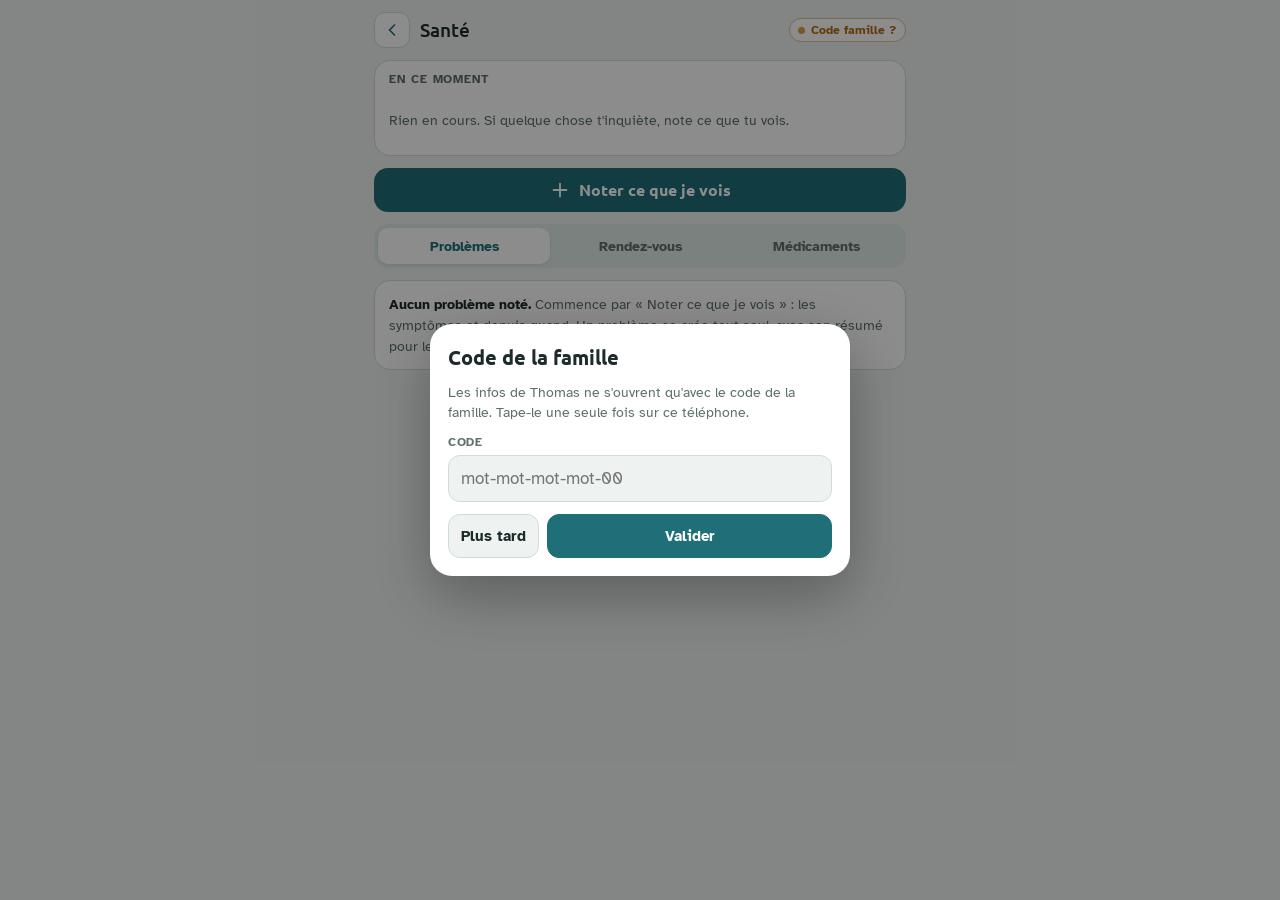
<file: sante.html>
<!doctype html>
<html lang="fr">
<head>
<meta charset="utf-8">
<!-- Data only goes to the family's Supabase project and the weather service; no page address leaks to the sites it links to;
     search engines are asked not to index the app -->
<meta http-equiv="Content-Security-Policy" content="default-src 'self'; script-src 'self' 'unsafe-inline'; style-src 'self' 'unsafe-inline'; img-src 'self' data: blob:; font-src 'self'; connect-src 'self' https://vvkkxphkyjejyhbcdcuw.supabase.co https://api.open-meteo.com; media-src 'self' blob: data:; worker-src 'self'; manifest-src 'self'; object-src 'none'; base-uri 'self'; form-action 'self'">
<meta name="referrer" content="no-referrer">
<meta name="robots" content="noindex, nofollow">
<meta name="viewport" content="width=device-width, initial-scale=1, maximum-scale=1, user-scalable=no">
<meta name="theme-color" content="#EEF3F1" media="(prefers-color-scheme: light)">
<meta name="theme-color" content="#111A19" media="(prefers-color-scheme: dark)">
<meta name="mobile-web-app-capable" content="yes">
<link rel="manifest" href="manifest.webmanifest">
<link rel="icon" href="icon-192.png">
<link rel="apple-touch-icon" href="apple-touch-icon.png">
<link rel="stylesheet" href="common.css">
<script src="theme.js"></script>
<title>Santé · THOMAS911</title>
<style>
:root { --warn: #b36b12; --bad: #c4553f; --good: #2f8f55; --warn-soft: #fbead2; }
@media (prefers-color-scheme: dark) { :root:not([data-theme="light"]) { --warn: #f0b860; --bad: #f08a75; --good: #6fd39a; --warn-soft: #3a2e1a; } }
:root[data-theme="dark"] { --warn: #f0b860; --bad: #f08a75; --good: #6fd39a; --warn-soft: #3a2e1a; }

/* Tabs (as in Croissance) */
.tabs { display: grid; grid-template-columns: repeat(3, 1fr); gap: 4px; padding: 4px; border-radius: 14px; background: var(--group); }
.tab { font: inherit; font-weight: 700; font-size: 0.9rem; color: var(--muted); background: none; border: 0; border-radius: 10px; padding: 9px 2px; cursor: pointer; }
.tab[aria-selected="true"] { background: var(--surface); color: var(--accent); box-shadow: 0 1px 3px rgba(0,0,0,.08); }
.tab small { font-size: 0.72rem; font-weight: 800; color: var(--accent-ink); background: var(--accent); border-radius: 999px; padding: 1px 6px; margin-left: 4px; vertical-align: 1px; }
.pane { display: flex; flex-direction: column; gap: 14px; }

/* Big action button (as "Nouvelle mesure") */
.add { font: inherit; font-family: var(--font-display); font-weight: 700; font-size: 1.02rem; color: var(--accent-ink); background: var(--accent); border: 0;
  border-radius: 14px; padding: 11px; display: flex; align-items: center; justify-content: center; gap: 8px; cursor: pointer; width: 100%; }
.add svg { width: 22px; height: 22px; }
.group { font-size: 0.72rem; font-weight: 700; text-transform: uppercase; letter-spacing: 0.08em; color: var(--muted); margin: 4px 2px -6px; }
.empty { color: var(--muted); font-size: 0.9rem; line-height: 1.45; }
.empty b { color: var(--ink); }

/* "Right now" */
.now { padding: 0; overflow: hidden; }
.now .label { padding: 11px 14px 0; }
.now .row { display: flex; align-items: center; gap: 12px; padding: 9px 14px; }
.now .row + .row { border-top: 1px solid var(--line); }
.now .row > a { flex: 1; min-width: 0; color: inherit; text-decoration: none; display: flex; align-items: center; gap: 12px; }
.now .ic { width: 34px; height: 34px; border-radius: 12px; display: inline-flex; align-items: center; justify-content: center; flex: none; background: var(--accent-soft); color: var(--accent); }
.now .ic svg { width: 21px; height: 21px; }
.now .ic.warn { background: var(--warn-soft); color: var(--warn); }
.ttl { display: block; font-family: var(--font-display); font-weight: 700; font-size: 1rem; line-height: 1.2; }
.sub { display: block; color: var(--muted); font-size: 0.82rem; line-height: 1.35; margin-top: 1px; font-variant-numeric: tabular-nums; }
.sub b { color: var(--ink); }
.sub b.late, .late { color: var(--warn); }
.pillbtn { font: inherit; font-weight: 800; font-size: 0.82rem; color: var(--accent-ink); background: var(--accent); border: 0; border-radius: 999px; padding: 7px 11px;
  display: inline-flex; align-items: center; gap: 4px; flex: none; cursor: pointer; }
.pillbtn svg { width: 16px; height: 16px; }
.pillbtn.soft { color: var(--accent); background: var(--accent-soft); }
.nothing { padding: 11px 14px; color: var(--muted); font-size: 0.9rem; }

/* Lists */
.list { padding: 0; overflow: hidden; }
.li { display: flex; align-items: center; gap: 12px; padding: 9px 12px; color: inherit; text-decoration: none; }
.li + .li, .li + .cand, .cand + .cand, .cand + .li { border-top: 1px solid var(--line); }
.li .txt { flex: 1; min-width: 0; }
.li b { display: block; font-size: 0.96rem; line-height: 1.25; }
.li .go { width: 18px; height: 18px; color: var(--muted); flex: none; }
.date { width: 40px; flex: none; text-align: center; border-radius: 12px; background: var(--accent-soft); color: var(--accent); padding: 5px 0 4px; line-height: 1; font-size: 0.7rem; font-weight: 700; text-transform: uppercase; }
.date b { display: block; font-family: var(--font-display); font-size: 1.1rem; margin-bottom: 2px; }
.date.past { background: var(--group); color: var(--muted); }
.dx { display: inline-block; margin-top: 4px; font-size: 0.78rem; font-weight: 700; color: var(--accent); background: var(--accent-soft); border-radius: 999px; padding: 2px 8px; }
.cancel b { text-decoration: line-through; color: var(--muted); }
/* Events found in the Family calendar */
.cand { display: flex; align-items: center; gap: 8px 10px; padding: 9px 12px; flex-wrap: wrap; }
.cand .txt { flex: 1; min-width: 180px; }
.cand .btns { display: flex; gap: 6px; }
.cand button { font: inherit; font-size: 0.82rem; font-weight: 700; border-radius: 999px; padding: 7px 11px; cursor: pointer; border: 1px solid var(--line); background: var(--surface); color: var(--ink); }
.cand button.yes { background: var(--accent); border-color: var(--accent); color: var(--accent-ink); }
.agenda-head { display: flex; align-items: center; gap: 8px; padding: 11px 12px 2px; }
.agenda-head .label { flex: 1; }
.agenda-head span { font-size: 0.78rem; color: var(--muted); }
/* The address book */
.li .ic { width: 34px; height: 34px; border-radius: 12px; display: inline-flex; align-items: center; justify-content: center; flex: none; background: var(--accent-soft); color: var(--accent); }
.li .ic svg { width: 21px; height: 21px; }
.kv a, .sub a { color: var(--accent); font-weight: 700; text-decoration: none; overflow-wrap: anywhere; }
.tag.pro { display: inline-flex; align-items: center; gap: 5px; text-decoration: none; color: var(--accent); border-color: color-mix(in srgb, var(--accent) 35%, var(--line)); }
.tag.pro svg { width: 14px; height: 14px; }
.picked { display: flex; gap: 10px; align-items: center; margin-top: 8px; padding: 9px 11px; border-radius: 12px; background: var(--accent-soft); font-size: 0.84rem; line-height: 1.35; }
.picked .txt { flex: 1; min-width: 0; }
.picked b { display: block; font-size: 0.9rem; }
.picked a { flex: none; font-weight: 800; color: var(--accent); text-decoration: none; font-size: 0.84rem; display: inline-flex; align-items: center; gap: 5px; }
.picked svg { width: 15px; height: 15px; }

/* Problem and medication cards */
.prob, .med { display: flex; flex-direction: column; gap: 8px; }
.prob > a, .med > a { color: inherit; text-decoration: none; display: flex; align-items: flex-start; gap: 10px; }
.prob > a .txt, .med > a .txt { flex: 1; min-width: 0; }
.was { display: block; font-size: 0.82rem; color: var(--muted); margin-top: 2px; }
.tags { display: flex; flex-wrap: wrap; gap: 5px; }
.tag { font-size: 0.8rem; font-weight: 700; color: var(--ink); background: var(--bg); border: 1px solid var(--line); border-radius: 999px; padding: 4px 9px; font-variant-numeric: tabular-nums; }
.tag.hot { color: var(--bad); border-color: color-mix(in srgb, var(--bad) 45%, var(--line)); }
.tag.muted { font-weight: 400; color: var(--muted); }
.btnrow { display: flex; gap: 8px; flex-wrap: wrap; }
.btn { font: inherit; font-weight: 700; font-size: 0.86rem; border-radius: 12px; padding: 8px 12px; cursor: pointer; border: 1px solid var(--line); background: var(--bg); color: var(--ink);
  display: inline-flex; align-items: center; gap: 6px; text-decoration: none; }
.btn svg { width: 17px; height: 17px; }
.btn.primary { background: var(--accent); border-color: var(--accent); color: var(--accent-ink); }
.btn.grow { flex: 1; justify-content: center; }
.next { font-size: 0.9rem; font-variant-numeric: tabular-nums; }
.next b { font-family: var(--font-display); }
.next.late b { color: var(--warn); }
.dots { display: flex; gap: 5px; align-items: center; flex-wrap: wrap; font-size: 0.8rem; color: var(--muted); font-variant-numeric: tabular-nums; }
.dots i { font-style: normal; color: var(--ink); background: var(--accent-soft); border-radius: 999px; padding: 2px 8px; font-weight: 700; }

/* Detail views */
.top .back { cursor: pointer; font: inherit; }
.top h1 { min-width: 0; overflow: hidden; text-overflow: ellipsis; white-space: nowrap; }
.hero h2 { font-family: var(--font-display); font-weight: 700; font-size: 1.45rem; line-height: 1.15; margin: 8px 0 0; }
.hero .when { font-family: var(--font-display); font-weight: 700; font-size: 1.05rem; margin: 6px 0 0; }
.hero .sub { margin-top: 4px; }
.hero .btnrow { margin-top: 14px; }
.hero .tags { margin-top: 10px; }
.state { display: inline-block; font-size: 0.72rem; font-weight: 800; text-transform: uppercase; letter-spacing: .06em; border-radius: 999px; padding: 3px 9px; background: var(--group); color: var(--muted); }
.state.on { background: var(--accent-soft); color: var(--accent); }
.state.warn { background: var(--warn-soft); color: var(--warn); }
.prose { white-space: pre-wrap; font-size: 0.92rem; line-height: 1.45; margin: 8px 0 0; -webkit-user-select: text; user-select: text; }
.prose.muted { color: var(--muted); }
.md.prose { white-space: normal; margin-top: 10px; }
.kv { margin: 10px 0 0; }
.kv dt { margin-top: 12px; }
.kv dd { margin: 4px 0 0; }
.resume { font-size: 0.88rem; line-height: 1.5; margin: 10px 0 12px; padding: 12px 14px; border-radius: 12px; background: var(--bg); border: 1px solid var(--line); }
.resume ul { padding-left: 18px; }
.resume li { margin: 6px 0; }
.card > .label + .btnrow, .card > .label + .li { margin-top: 10px; }
.addline { font: inherit; font-weight: 700; font-size: 0.88rem; color: var(--accent); background: none; border: 0; padding: 10px 0 0; cursor: pointer; display: inline-flex; align-items: center; gap: 5px; }
.addline svg { width: 17px; height: 17px; }
.inlist { margin: 10px -14px 0; border-top: 1px solid var(--line); }
.inlist .li { padding-left: 14px; padding-right: 14px; }
/* Day by day */
.day { padding: 12px 0; }
.day + .day { border-top: 1px solid var(--line); }
.day-head { display: flex; justify-content: space-between; align-items: baseline; gap: 8px; margin-bottom: 8px; }
.day-head b { font-size: 0.95rem; }
.day-head b::first-letter { text-transform: uppercase; }
.day-head span { font-size: 0.78rem; color: var(--muted); font-weight: 700; }
.day .tags { margin-bottom: 6px; }
.note { display: block; padding: 6px 0 6px 12px; margin-top: 6px; border-left: 3px solid var(--accent-soft); color: var(--ink); cursor: pointer; font-size: 0.9rem; line-height: 1.4; }
.note .when { display: flex; align-items: center; gap: 4px; font-size: 0.76rem; color: var(--muted); font-weight: 700; font-variant-numeric: tabular-nums; margin-bottom: 3px; }
.note .did { margin-top: 6px; }
.note .did .lab, .kv dt { font-size: 0.68rem; font-weight: 800; text-transform: uppercase; letter-spacing: .06em; color: var(--accent); }
.note .muted { color: var(--muted); }
.given { display: flex; align-items: center; gap: 7px; font-size: 0.86rem; color: var(--muted); margin: 6px 0 0; text-decoration: none; font-variant-numeric: tabular-nums; }
.given svg { width: 16px; height: 16px; color: var(--accent); flex: none; }
.given b { color: var(--ink); }
.none { font-size: 0.85rem; color: var(--muted); margin: 0; }
.none button { font: inherit; font-weight: 700; color: var(--accent); background: none; border: 0; padding: 0; cursor: pointer; }
.doses { display: flex; flex-wrap: wrap; gap: 6px; margin-top: 6px; }
.doses button { font: inherit; font-size: 0.84rem; font-weight: 700; border: 1px solid var(--line); background: var(--bg); color: var(--ink); border-radius: 999px; padding: 5px 10px; cursor: pointer; font-variant-numeric: tabular-nums; }
.doses button small { font-weight: 400; color: var(--muted); }
.chrono-item { display: flex; gap: 10px; align-items: flex-start; padding: 9px 0; color: inherit; text-decoration: none; }
.chrono-item + .chrono-item { border-top: 1px solid var(--line); }
.chrono-item .ic { width: 30px; height: 30px; border-radius: 10px; display: inline-flex; align-items: center; justify-content: center; flex: none; background: var(--accent-soft); color: var(--accent); }
.chrono-item .ic svg { width: 17px; height: 17px; }
.chrono-item .txt { flex: 1; min-width: 0; font-size: 0.9rem; line-height: 1.35; }
.chrono-item .txt span { display: block; font-size: 0.78rem; color: var(--muted); }
.foot { text-align: center; font-size: 0.78rem; color: var(--muted); line-height: 1.45; }
.foot a { color: var(--accent); font-weight: 700; text-decoration: none; }

/* Sheets (as in Croissance) */
dialog { border: 0; border-radius: 22px; padding: 0; width: min(440px, calc(100vw - 20px)); max-height: calc(100dvh - 24px); background: var(--surface); color: var(--ink); box-shadow: 0 20px 60px rgba(0,0,0,.3); }
dialog::backdrop { background: rgba(0,0,0,.35); }
.sheet { padding: 18px 16px 16px; display: flex; flex-direction: column; gap: 13px; }
.sheet h2 { font-family: var(--font-display); font-weight: 700; font-size: 1.25rem; margin: 0; }
.sheet .hint { font-size: 0.8rem; color: var(--muted); margin: -4px 0 0; line-height: 1.35; }
.field > label, .field > .lab { display: block; font-size: 0.72rem; font-weight: 700; color: var(--muted); text-transform: uppercase; letter-spacing: .06em; margin-bottom: 6px; }
.field input, .field textarea, .field select { font: inherit; width: 100%; padding: 11px 12px; border-radius: 12px; border: 1.5px solid var(--line); background: var(--bg); color: var(--ink);
  -webkit-user-select: text; user-select: text; }
.field textarea { min-height: 70px; resize: vertical; line-height: 1.4; }
.field input:focus, .field textarea:focus { outline: none; border-color: var(--accent); }
.two { display: grid; grid-template-columns: 1fr 1fr; gap: 10px; }
.chips { display: flex; flex-wrap: wrap; gap: 6px; }
.chip { font: inherit; font-size: 0.84rem; font-weight: 700; border: 1px solid var(--line); background: var(--surface); color: var(--ink); border-radius: 999px; padding: 7px 11px; cursor: pointer; }
.chip[aria-pressed="true"], .chip[aria-checked="true"] { background: var(--accent); border-color: var(--accent); color: var(--accent-ink); }
.chip.ghost { color: var(--accent); border-style: dashed; }
/* Picked, a dashed chip ("+ Nouveau problème") reads like the others: dark text on the accent */
.chip.ghost[aria-pressed="true"], .chip.ghost[aria-checked="true"] { color: var(--accent-ink); border-style: solid; }
.seg { display: grid; grid-auto-flow: column; grid-auto-columns: 1fr; gap: 4px; padding: 4px; border-radius: 12px; background: var(--group); }
.seg button { font: inherit; font-weight: 700; font-size: 0.86rem; color: var(--muted); background: none; border: 0; border-radius: 9px; padding: 9px 4px; cursor: pointer; }
.seg button[aria-checked="true"] { background: var(--surface); color: var(--accent); box-shadow: 0 1px 3px rgba(0,0,0,.1); }
.count { display: flex; align-items: center; gap: 10px; margin-top: 8px; font-size: 0.88rem; }
.count > b { min-width: 0; flex: 1; }
.count small { color: var(--muted); font-size: 0.78rem; }
.step { display: inline-flex; align-items: center; border: 1px solid var(--line); border-radius: 999px; overflow: hidden; flex: none; }
.step button { font: inherit; font-weight: 800; font-size: 1.05rem; width: 36px; height: 34px; border: 0; background: var(--bg); color: var(--accent); cursor: pointer; }
.step output { min-width: 34px; text-align: center; font-family: var(--font-display); font-weight: 700; font-variant-numeric: tabular-nums; }
.unit { position: relative; }
.unit input { padding-right: 40px; }
.unit span { position: absolute; right: 12px; top: 50%; transform: translateY(-50%); color: var(--muted); font-weight: 700; pointer-events: none; }
.times { display: flex; flex-direction: column; gap: 6px; }
.times div { display: flex; gap: 6px; }
.times button { font: inherit; font-weight: 800; border: 1px solid var(--line); background: var(--bg); color: var(--muted); border-radius: 12px; width: 44px; cursor: pointer; }
.sep { border-top: 1px solid var(--line); padding-top: 12px; font-size: 0.72rem; font-weight: 700; color: var(--accent); text-transform: uppercase; letter-spacing: .06em; }
.check { display: flex; align-items: center; gap: 10px; font-size: 0.92rem; }
.check input { width: 20px; height: 20px; accent-color: var(--accent); }
.actions { display: flex; gap: 8px; margin-top: 4px; position: sticky; bottom: -16px; background: var(--surface); padding: 8px 0 0; }
.actions button { font: inherit; font-weight: 700; border-radius: 12px; padding: 12px; cursor: pointer; border: 1px solid var(--line); background: var(--bg); color: var(--ink); }
.actions .save { flex: 1; background: var(--accent); border-color: var(--accent); color: var(--accent-ink); }
.actions .del { color: var(--bad); }
.err { color: var(--bad); font-size: 0.85rem; min-height: 1em; margin: 0; }
.err:empty { display: none; }

/* Notes in Markdown (markdown.js) */
.md { font-size: 0.92rem; line-height: 1.45; overflow-wrap: anywhere; -webkit-user-select: text; user-select: text; }
.md > :first-child { margin-top: 0; }
.md > :last-child { margin-bottom: 0; }
.md p { margin: 0 0 6px; }
.md h3, .md h4, .md h5 { font-family: var(--font-display); font-weight: 700; line-height: 1.2; margin: 10px 0 4px; }
.md h3 { font-size: 1.08rem; }
.md h4 { font-size: 0.98rem; }
.md h5 { font-size: 0.76rem; text-transform: uppercase; letter-spacing: .06em; color: var(--muted); }
.md ul, .md ol { margin: 4px 0 6px; padding-left: 20px; }
.md li { margin: 3px 0; }
.md li::marker { color: var(--accent); font-weight: 700; }
.md li.task { list-style: none; margin-left: -20px; display: flex; gap: 8px; align-items: flex-start; }
.md li.task > input { width: 19px; height: 19px; margin: 1px 0 0; accent-color: var(--accent); flex: none; cursor: pointer; }
.md li.task.done > span { color: var(--muted); text-decoration: line-through; }
.md blockquote { margin: 6px 0; padding: 3px 0 3px 10px; border-left: 3px solid var(--accent); color: var(--muted); }
.md blockquote p { margin: 0; }
.md code { font-family: ui-monospace, SFMono-Regular, Menlo, monospace; font-size: .85em; background: var(--group); border-radius: 5px; padding: 1px 5px; }
.md hr { border: 0; border-top: 1px solid var(--line); margin: 10px 0; }
.md a { color: var(--accent); font-weight: 700; text-decoration: none; }
.md strong { font-weight: 700; }
/* Writing: a toolbar above the text, and a preview */
.mde { border: 1.5px solid var(--line); border-radius: 12px; background: var(--bg); overflow: hidden; }
.mde:focus-within { border-color: var(--accent); }
.mde-bar { display: flex; align-items: center; gap: 2px; padding: 4px; border-bottom: 1px solid var(--line); background: var(--surface); }
.mde-bar button { font: inherit; font-size: 0.92rem; min-width: 34px; height: 30px; border: 0; border-radius: 8px; background: none; color: var(--ink); cursor: pointer; }
.mde-bar button:active { background: var(--group); }
.mde-bar button:disabled { opacity: .3; }
.mde-bar .mde-eye { margin-left: auto; font-size: 0.78rem; font-weight: 700; color: var(--accent); padding: 0 10px; }
.mde-bar .mde-eye[aria-pressed="true"] { background: var(--accent); color: var(--accent-ink); }
.field .mde textarea { border: 0; border-radius: 0; background: transparent; min-height: 66px; resize: none; }
.mde-view { padding: 10px 12px; min-height: 66px; }
.mde-empty { color: var(--muted); }
/* Telling it: dictation, then the assistant fills the sheet (assistant.js) */
.tell { border-radius: 14px; background: var(--accent-soft); padding: 11px 12px 12px; display: flex; flex-direction: column; gap: 8px; }
.tell-head { display: flex; align-items: baseline; gap: 8px; }
.tell-head .lab { font-size: 0.72rem; font-weight: 800; color: var(--accent); text-transform: uppercase; letter-spacing: .06em; }
.tell-head span:last-child { font-size: 0.78rem; color: var(--muted); line-height: 1.3; }
.tell textarea { font: inherit; width: 100%; min-height: 88px; resize: none; line-height: 1.4; padding: 10px 11px; border-radius: 11px; border: 1.5px solid transparent;
  background: var(--surface); color: var(--ink); -webkit-user-select: text; user-select: text; }
.tell textarea:focus { outline: none; border-color: var(--accent); }
.tell-acts { display: flex; gap: 8px; }
.tell-acts .btn { background: var(--surface); }
.tell-acts .btn.primary { background: var(--accent); }
.tell-acts .btn:disabled { opacity: .55; cursor: default; }
.mic.on { background: var(--bad) !important; border-color: var(--bad); color: #fff; }
.mic.on svg { animation: mic 1s ease-in-out infinite alternate; }
@keyframes mic { from { transform: scale(.85); } to { transform: scale(1.1); } }
.spin { width: 15px; height: 15px; border-radius: 50%; border: 2.5px solid currentColor; border-right-color: transparent; animation: spin .8s linear infinite; flex: none; }
@keyframes spin { to { transform: rotate(360deg); } }
.tell-msg { margin: 0; font-size: 0.82rem; line-height: 1.35; color: var(--accent); font-weight: 700; }
.tell-msg.err { color: var(--bad); font-weight: 400; }
.tell-msg:empty { display: none; }
.checks { margin: 0; padding: 8px 10px 8px 28px; border-radius: 10px; background: var(--warn-soft); color: var(--ink); font-size: 0.82rem; line-height: 1.35; }
.checks li { margin: 2px 0; }
.checks li::marker { color: var(--warn); }
.filled { animation: filled 1.8s ease-out; }
@keyframes filled { from { box-shadow: 0 0 0 3px color-mix(in srgb, var(--accent) 45%, transparent); } to { box-shadow: 0 0 0 3px transparent; } }
/* Medications read by the assistant: each one opens after saving, to check against the prescription */
.props { display: flex; flex-direction: column; gap: 6px; }
.prop { font: inherit; text-align: left; display: flex; gap: 10px; align-items: flex-start; padding: 10px 12px; border-radius: 12px; border: 1.5px solid var(--line); background: var(--bg); color: var(--ink); cursor: pointer; }
.prop i { width: 20px; height: 20px; border-radius: 6px; border: 2px solid var(--line); flex: none; margin-top: 1px; display: inline-flex; align-items: center; justify-content: center; font-style: normal; font-size: 0.8rem; font-weight: 800; }
.prop[aria-pressed="true"] { border-color: var(--accent); }
.prop[aria-pressed="true"] i { background: var(--accent); border-color: var(--accent); color: var(--accent-ink); }
.prop b { display: block; font-size: 0.92rem; }
.prop span { display: block; font-size: 0.8rem; color: var(--muted); margin-top: 2px; }
.from { font-size: 0.82rem; line-height: 1.35; margin: -4px 0 0; padding: 8px 10px; border-radius: 10px; background: var(--warn-soft); }
/* Who wrote it */
.by { display: inline-flex; align-items: center; gap: 4px; }
.by i { width: 16px; height: 16px; border-radius: 50%; font-style: normal; font-size: 0.62rem; font-weight: 800; display: inline-flex; align-items: center; justify-content: center;
  background: var(--accent-soft); color: var(--accent); }
.by i.e { background: var(--warn-soft); color: var(--warn); }

/* Toast with "undo" */
.toast { position: fixed; left: 50%; bottom: max(16px, env(safe-area-inset-bottom)); transform: translateX(-50%); z-index: 60; width: min(440px, calc(100vw - 24px));
  display: flex; align-items: center; gap: 10px; padding: 12px 14px; border-radius: 14px; background: var(--ink); color: var(--bg); box-shadow: 0 8px 30px rgba(0,0,0,.25); font-size: 0.9rem; }
.toast span { flex: 1; }
.toast button { font: inherit; font-weight: 800; color: var(--accent-soft); background: none; border: 0; cursor: pointer; padding: 4px; }
</style>
</head>
<body>
<div class="wrap" id="main">
  <header class="top">
    <a class="back" href="./" aria-label="Retour à l'accueil"><svg class="i" viewBox="0 0 24 24" aria-hidden="true"><path d="M15 18l-6-6 6-6"/></svg></a>
    <h1>Santé</h1>
  </header>

  <section class="card now" id="now" aria-label="En ce moment"></section>
  <button class="add" id="addNote" type="button" data-buzz><svg class="i" viewBox="0 0 24 24" aria-hidden="true"><path d="M12 5v14M5 12h14"/></svg>Noter ce que je vois</button>

  <div class="tabs" role="tablist">
    <button class="tab" role="tab" data-t="p" type="button">Problèmes</button>
    <button class="tab" role="tab" data-t="r" type="button">Rendez-vous</button>
    <button class="tab" role="tab" data-t="m" type="button">Médicaments</button>
  </div>
  <div class="pane" id="paneP" role="tabpanel"></div>
  <div class="pane" id="paneR" role="tabpanel" hidden></div>
  <div class="pane" id="paneM" role="tabpanel" hidden></div>
  <p class="foot"><a href="#chrono">Toute la chronologie</a><br>En cas de doute : Info-Santé 811 au Québec, le 15 ou le 112 en France.</p>
</div>

<div class="wrap" id="detail" hidden></div>

<div class="toast" id="toast" role="status" hidden><span id="toastTxt"></span><button type="button" id="toastUndo">Annuler</button></div>

<!-- What is seen -->
<dialog id="noteDlg" autofocus>
  <form class="sheet" id="noteForm" method="dialog">
    <h2 id="noteTitle">Noter ce que je vois</h2>
    <div class="field"><span class="lab">Pour</span><div class="chips" id="nFor" role="radiogroup"></div></div>
    <div id="nNew" class="two">
      <div class="field"><label for="nName">Nom</label><input id="nName" autocomplete="off" placeholder="Diarrhée, fièvre…"></div>
      <div class="field"><label for="nSince">Depuis le</label><input type="date" id="nSince"></div>
    </div>
    <div class="chips" id="nSinceQuick"></div>
    <div class="tell">
      <div class="tell-head"><span class="lab">Raconter</span><span>l'assistant remplit la note</span></div>
      <textarea class="plain" id="nTell" rows="3" placeholder="Trois selles liquides depuis ce matin, 38,2 ce midi. Il boit bien, quatre couches mouillées. On a donné le Tempra à 13 h."></textarea>
      <div class="tell-acts"><button type="button" class="btn mic" id="nMic"></button><button type="button" class="btn primary grow" id="nGo"></button></div>
      <p class="tell-msg" id="nTellMsg"></p><ul class="checks" id="nChecks" hidden></ul>
    </div>
    <div class="two">
      <div class="field"><label for="nDate">Le</label><input type="date" id="nDate"></div>
      <div class="field"><label for="nTime">À</label><input type="time" id="nTime"></div>
    </div>
    <div class="field"><span class="lab">Symptômes</span><div class="chips" id="nSyms"></div><div id="nCounts"></div></div>
    <div class="two">
      <div class="field"><label for="nTemp">Température</label><div class="unit"><input id="nTemp" inputmode="decimal" autocomplete="off" placeholder="37,5"><span>°C</span></div></div>
      <div class="field"><span class="lab">Couches mouillées</span><span class="step"><button type="button" id="nCMinus" aria-label="Une de moins">−</button><output id="nCouches">—</output><button type="button" id="nCPlus" aria-label="Une de plus">+</button></span></div>
    </div>
    <p class="hint">Les nombres comptent depuis la note d'avant ; le résumé fait le total de la journée.</p>
    <div class="field"><label for="nObs">Ce que j'observe</label><textarea id="nObs" placeholder="Selles très liquides, boit bien, dort plus que d'habitude…"></textarea></div>
    <div class="field"><label for="nFait">Ce qu'on fait</label><textarea id="nFait" placeholder="Solution de réhydratation, biberons plus petits et plus souvent…"></textarea></div>
    <div class="field"><span class="lab">Photos</span><div id="nPhotos"></div></div>
    <p class="err" id="nErr"></p>
    <div class="actions"><button type="button" class="del" id="nDel" hidden>Supprimer</button><button type="button" data-close>Annuler</button><button type="submit" class="save">Enregistrer</button></div>
  </form>
</dialog>

<!-- A problem -->
<dialog id="probDlg" autofocus>
  <form class="sheet" id="probForm" method="dialog">
    <h2>Le problème</h2>
    <div class="field"><label for="pTitre">Ce qu'on a vu d'abord</label><input id="pTitre" autocomplete="off" placeholder="Diarrhée"></div>
    <div class="field"><label for="pDx">Diagnostic</label><input id="pDx" autocomplete="off" placeholder="Gastro-entérite (une fois le médecin vu)"></div>
    <div class="two">
      <div class="field"><label for="pDebut">Début</label><input type="date" id="pDebut" required></div>
      <div class="field"><label for="pFin">Fin</label><input type="date" id="pFin"></div>
    </div>
    <p class="hint">Fin vide : toujours en cours.</p>
    <div class="field"><label for="pNotes">Notes</label><textarea id="pNotes" placeholder="Contexte, ce qui pourrait l'expliquer…"></textarea></div>
    <p class="err" id="pErr"></p>
    <div class="actions"><button type="button" class="del" id="pDel">Supprimer</button><button type="button" data-close>Annuler</button><button type="submit" class="save">Enregistrer</button></div>
  </form>
</dialog>

<!-- An appointment -->
<dialog id="rdvDlg" autofocus>
  <form class="sheet" id="rdvForm" method="dialog">
    <h2 id="rTitle">Rendez-vous</h2>
    <div class="two">
      <div class="field"><label for="rDate">Le</label><input type="date" id="rDate" required></div>
      <div class="field"><label for="rTime">À</label><input type="time" id="rTime" required></div>
    </div>
    <p class="hint" id="rAgenda" hidden>Lié à l'agenda Family : s'il y est déplacé, l'app suit.</p>
    <div class="field"><label for="rCarnet">Avec qui</label><select id="rCarnet"></select>
      <div class="chips" id="rRecent" style="margin-top:8px"></div><div class="picked" id="rPicked" hidden></div></div>
    <div class="field"><span class="lab">Type</span><div class="chips" id="rType" role="radiogroup"></div></div>
    <div class="field"><label for="rLieu">Où</label><input id="rLieu" autocomplete="off" placeholder="CLSC du quartier, cabinet du Dr…"></div>
    <div class="field"><label for="rPro">Qui</label><input id="rPro" autocomplete="off" placeholder="Dre Tremblay, pédiatre"></div>
    <div class="field"><label for="rMotif">Pourquoi</label><input id="rMotif" autocomplete="off" placeholder="Diarrhée depuis 3 jours, vaccins des 4 mois…"></div>
    <div class="field" id="rForWrap"><span class="lab">Pour les problèmes</span><div class="chips" id="rFor"></div></div>
    <div class="sep">Après le rendez-vous</div>
    <div class="field"><span class="lab">Photos (ordonnance, consignes…)</span><div id="rPhotos"></div></div>
    <div class="tell">
      <div class="tell-head"><span class="lab">Raconter</span><span>le rendez-vous en quelques phrases ; l'assistant lit aussi l'ordonnance en photo</span></div>
      <textarea class="plain" id="rTell" rows="3" placeholder="Elle l'a examiné, les oreilles sont un peu rouges. Continuer comme avant, revenir si fièvre plus de 48 h."></textarea>
      <div class="tell-acts"><button type="button" class="btn mic" id="rMic"></button><button type="button" class="btn primary grow" id="rGo"></button></div>
      <p class="tell-msg" id="rTellMsg"></p><ul class="checks" id="rChecks" hidden></ul>
    </div>
    <div class="field" id="rMedsWrap" hidden><span class="lab">Médicaments trouvés</span><div class="props" id="rMeds"></div>
      <p class="hint" style="margin-top:8px">Ceux cochés s'ouvrent un par un après « Enregistrer », pour vérifier chaque champ avec l'ordonnance.</p></div>
    <div class="field"><label for="rCR">Ce qui a été dit et fait</label><textarea id="rCR" placeholder="Examen, conseils, ordonnance…"></textarea></div>
    <div class="field"><label for="rDx">Diagnostic</label><input id="rDx" autocomplete="off" placeholder="Gastro-entérite"></div>
    <div class="field"><label for="rSuivi">Et ensuite</label><textarea id="rSuivi" placeholder="- [ ] Revoir si fièvre plus de 48 h&#10;- [ ] Rendez-vous dans 1 semaine"></textarea></div>
    <label class="check" id="rCancelWrap"><input type="checkbox" id="rCancel"> Rendez-vous annulé</label>
    <p class="err" id="rErr"></p>
    <div class="actions"><button type="button" class="del" id="rDel" hidden>Supprimer</button><button type="button" data-close>Annuler</button><button type="submit" class="save">Enregistrer</button></div>
  </form>
</dialog>

<!-- An entry of the address book: a person or a place -->
<dialog id="proDlg" autofocus>
  <form class="sheet" id="proForm" method="dialog">
    <h2 id="cTitle">Carnet</h2>
    <div class="field"><span class="lab">C'est</span><div class="seg" id="cKind" role="radiogroup">
      <button type="button" role="radio" data-v="personne">Une personne</button><button type="button" role="radio" data-v="endroit">Un endroit</button></div></div>
    <div class="field"><label for="cNom" id="cNomLab">Nom</label><input id="cNom" autocomplete="off"></div>
    <div class="field"><label for="cRole" id="cRoleLab">Métier, spécialité</label><input id="cRole" autocomplete="off"></div>
    <div class="field"><span class="lab">Ses rendez-vous</span><div class="chips" id="cType" role="radiogroup"></div></div>
    <div class="field" id="cLieuWrap"><label for="cLieu">Clinique, établissement</label><input id="cLieu" autocomplete="off" placeholder="Clinique du parc, à domicile…"></div>
    <div class="field"><label for="cAdresse">Adresse</label><input id="cAdresse" autocomplete="off" placeholder="123 rue Principale, Ville QC A1A 1A1"></div>
    <div class="field"><label for="cTel">Téléphone</label><input id="cTel" type="tel" autocomplete="off" placeholder="514 555-1234"></div>
    <div class="field"><label for="cMail">Courriel</label><input id="cMail" inputmode="email" autocomplete="off" autocapitalize="off"></div>
    <div class="field"><label for="cSite">Prise de rendez-vous (lien)</label><input id="cSite" inputmode="url" autocomplete="off" autocapitalize="off" placeholder="https://…"></div>
    <div class="field"><label for="cMots">Reconnu dans l'agenda par</label><input id="cMots" autocomplete="off" placeholder="GMF du quartier, nom de l'hôpital… (séparés par des virgules)"></div>
    <p class="hint">Le nom, la clinique ou l'adresse suffisent le plus souvent ; ces mots servent quand l'agenda dit autre chose.</p>
    <div class="field"><label for="cNotes">Notes</label><textarea id="cNotes" placeholder="Horaires, tarif, numéro de membre…"></textarea></div>
    <label class="check" id="cOldWrap"><input type="checkbox" id="cOld"> Plus suivi : caché du choix, gardé pour ses rendez-vous</label>
    <p class="err" id="cErr"></p>
    <div class="actions"><button type="button" class="del" id="cDel" hidden>Supprimer</button><button type="button" data-close>Annuler</button><button type="submit" class="save">Enregistrer</button></div>
  </form>
</dialog>

<!-- A medication -->
<dialog id="medDlg" autofocus>
  <form class="sheet" id="medForm" method="dialog">
    <h2 id="mTitle">Médicament</h2>
    <p class="from" id="mFrom" hidden></p>
    <div class="field"><label for="mNom">Nom</label><input id="mNom" autocomplete="off" list="mNoms" placeholder="Paracétamol (Tempra), solution de réhydratation…"><datalist id="mNoms"></datalist></div>
    <div class="field"><label for="mDose">Dose</label><input id="mDose" autocomplete="off" placeholder="2,5 mL, 1 suppositoire de 80 mg…"></div>
    <div class="field"><span class="lab">Quand</span><div class="seg" id="mMode" role="radiogroup">
      <button type="button" role="radio" data-m="intervalle">Toutes les … h</button><button type="button" role="radio" data-m="heures">À heures fixes</button><button type="button" role="radio" data-m="besoin">Au besoin</button></div></div>
    <div id="mModeIntervalle" class="field"><label for="mEvery">Toutes les (heures)</label><input id="mEvery" inputmode="decimal" autocomplete="off" placeholder="6"><div class="chips" id="mEveryQuick" style="margin-top:8px"></div></div>
    <div id="mModeHeures" class="field"><span class="lab">Heures des prises</span><div class="times" id="mTimes"></div><button type="button" class="addline" id="mAddTime">+ Une heure</button></div>
    <div id="mModeBesoin" class="two">
      <div class="field"><label for="mGap">Au moins (h entre deux)</label><input id="mGap" inputmode="decimal" autocomplete="off" placeholder="4"></div>
      <div class="field"><label for="mMax">Au plus (fois par 24 h)</label><input id="mMax" inputmode="numeric" autocomplete="off" placeholder="5"></div>
    </div>
    <div class="two">
      <div class="field"><label for="mDate">Début le</label><input type="date" id="mDate" required></div>
      <div class="field"><label for="mTime">À</label><input type="time" id="mTime" required></div>
    </div>
    <p class="hint" id="mStartHint">Heure de la première prise.</p>
    <div class="field"><span class="lab">Pendant</span><div class="seg" id="mLen" role="radiogroup">
      <button type="button" role="radio" data-l="ouvert">Sans fin prévue</button><button type="button" role="radio" data-l="jours">… jours</button><button type="button" role="radio" data-l="date">Jusqu'au…</button></div>
      <input id="mDays" inputmode="numeric" autocomplete="off" placeholder="Nombre de jours, par exemple 5" style="margin-top:8px">
      <input type="date" id="mFin" style="margin-top:8px"></div>
    <div class="field" id="mForWrap"><span class="lab">Pour</span><div class="chips" id="mFor" role="radiogroup"></div></div>
    <div class="field" id="mRdvWrap"><span class="lab">Prescrit au rendez-vous</span><div class="chips" id="mRdv" role="radiogroup"></div></div>
    <div class="field"><label for="mConsignes">Consignes</label><textarea id="mConsignes" placeholder="Bien agiter, à donner avant le boire…"></textarea></div>
    <label class="check" id="mRemindWrap"><input type="checkbox" id="mRemind" checked> Rappel sur les téléphones à chaque prise</label>
    <p class="hint">L'app note ce qui a été prescrit : elle ne calcule aucune dose.</p>
    <p class="err" id="mErr"></p>
    <div class="actions"><button type="button" class="del" id="mDel" hidden>Supprimer</button><button type="button" data-close>Annuler</button><button type="submit" class="save">Enregistrer</button></div>
  </form>
</dialog>

<!-- A dose given -->
<dialog id="doseDlg" autofocus>
  <form class="sheet" id="doseForm" method="dialog">
    <h2 id="dTitle">Prise</h2>
    <div class="two">
      <div class="field"><label for="dDate">Le</label><input type="date" id="dDate" required></div>
      <div class="field"><label for="dTime">À</label><input type="time" id="dTime" required></div>
    </div>
    <div class="field"><label for="dDose">Dose</label><input id="dDose" autocomplete="off"></div>
    <div class="field"><label for="dNote">Note</label><input id="dNote" autocomplete="off" placeholder="En a recraché un peu…"></div>
    <p class="err" id="dErr"></p>
    <div class="actions"><button type="button" class="del" id="dDel" hidden>Supprimer</button><button type="button" data-close>Annuler</button><button type="submit" class="save">Enregistrer</button></div>
  </form>
</dialog>

<script src="config.js"></script>
<script src="famille.js"></script>
<script src="pastille.js"></script>
<script src="sync.js"></script>
<script src="thomas.js"></script>
<script src="sante.js"></script>
<script src="markdown.js"></script>
<script src="scan.js"></script>
<script src="photos.js"></script>
<script src="assistant.js"></script>
<script src="dates.js"></script>
<script>
const $ = (id) => document.getElementById(id);
const S = Sante;
const esc = (s) => String(s == null ? "" : s).replace(/[&<>"]/g, (c) => ({ "&": "&amp;", "<": "&lt;", ">": "&gt;", '"': "&quot;" })[c]);
const cap = (s) => (s ? s[0].toUpperCase() + s.slice(1) : "");
const buzz = () => window.buzz && window.buzz();
const svg = (d) => `<svg class="i" viewBox="0 0 24 24" aria-hidden="true">${d}</svg>`;
const IC = {
  plus: svg('<path d="M12 5v14M5 12h14"/>'), go: svg('<path d="M9 18l6-6-6-6"/>'),
  pill: svg('<rect x="2.5" y="7.5" width="19" height="9" rx="4.5"/><path d="M12 7.5v9"/>'),
  cal: svg('<rect x="3" y="5" width="18" height="16" rx="3"/><path d="M8 3v4M16 3v4M3 10h18"/><path d="M12 13v5M9.5 15.5h5"/>'),
  note: svg('<path d="M4 20h4L19 9a2.8 2.8 0 0 0-4-4L4 16v4Z"/><path d="M13.5 6.5l4 4"/>'),
  heart: svg('<path d="M12 20s-7-4.4-7-10a4 4 0 0 1 7-2.6A4 4 0 0 1 19 10c0 5.6-7 10-7 10Z"/>'),
  stop: svg('<path d="M5 12h14"/>'), check: svg('<path d="M5 12l5 5L20 7"/>'),
  again: svg('<path d="M4 12a8 8 0 1 0 2.4-5.7"/><path d="M4 4v4.5h4.5"/>'),
  copy: svg('<rect x="8" y="8" width="12" height="12" rx="2.5"/><path d="M16 8V6a2 2 0 0 0-2-2H6a2 2 0 0 0-2 2v8a2 2 0 0 0 2 2h2"/>'),
  share: svg('<path d="M12 3v12M7 8l5-5 5 5M5 14v5a2 2 0 0 0 2 2h10a2 2 0 0 0 2-2v-5"/>'),
  mic: svg('<rect x="9" y="3" width="6" height="11" rx="3"/><path d="M5 11a7 7 0 0 0 14 0M12 18v3"/>'),
  spark: svg('<path d="M12 3l1.8 5.2L19 10l-5.2 1.8L12 17l-1.8-5.2L5 10l5.2-1.8Z"/><path d="M19 15l.7 1.8 1.8.7-1.8.7L19 20l-.7-1.8-1.8-.7 1.8-.7Z"/>'),
  book: svg('<rect x="4.5" y="3" width="15" height="18" rx="3"/><circle cx="12" cy="10" r="2.8"/><path d="M7.8 17a4.2 4.2 0 0 1 8.4 0"/>'),
  phone: svg('<path d="M6.5 3.5h3l1.5 4-2 1.5a11 11 0 0 0 6 6l1.5-2 4 1.5v3a2 2 0 0 1-2 2A16.5 16.5 0 0 1 4.5 5.5a2 2 0 0 1 2-2Z"/>'),
  pin: svg('<path d="M12 21s-6.5-6.1-6.5-11.2a6.5 6.5 0 0 1 13 0C18.5 14.9 12 21 12 21Z"/><circle cx="12" cy="9.8" r="2.3"/>')
};
const H = S.H, DAY = S.DAY;
// Time of a record on the clock where it happened, and "(heure de France)" when that's not here
// The family's town comes with the shared settings (famille.js), not from this public code
const HOME = (window.Famille && Famille.info().ville) || "l'Est";
const CITY = { "America/Toronto": HOME, "America/Montreal": HOME, "Europe/Paris": "France" };
const tzNote = (tz) => tz && tz !== S.HERE ? ` (heure ${CITY[tz] === "France" ? "de France" : `de ${CITY[tz] || tz.split("/").pop().replace(/_/g, " ")}`})` : "";
// "14 h 30", "hier à 20 h", "jeu. 8 oct. à 9 h"
function whenText(t, tz) {
  const day = S.dayOf(t, tz), rel = S.relDay(day);
  return `${rel === "aujourd'hui" ? "" : `${rel} à `}${S.fmtTime(t, tz)}`;
}
function lastWeight() { // from the growth screen's copy on this phone
  try {
    const w = (JSON.parse(localStorage.getItem("thomas911-mesures")) || []).filter((r) => r.poids_g != null).sort((a, b) => Date.parse(a.pese_le) - Date.parse(b.pese_le)).at(-1);
    return w ? `${(w.poids_g / 1000).toLocaleString("fr-CA", { minimumFractionDigits: 3 })} kg le ${S.fmtDay(w.jour, { weekday: undefined })}` : "";
  } catch (e) { return ""; }
}

// ---------- Toast with "undo" ----------
let toastTimer = null, toastUndo = null;
function toast(text, undo) {
  $("toastTxt").textContent = text; toastUndo = undo || null;
  $("toastUndo").hidden = !undo; $("toast").hidden = false;
  clearTimeout(toastTimer); toastTimer = setTimeout(() => { $("toast").hidden = true; }, 6000);
}
$("toastUndo").addEventListener("click", () => { if (toastUndo) toastUndo(); toastUndo = null; $("toast").hidden = true; });

// ---------- Views: the main screen, or one problem / appointment / medication ----------
// "#p/<id>", "#r/<id>", "#m/<id>", "#chrono", the address book "#c" and one entry "#c/<id>"; from a reminder or the home page also "#noter", "#noter/<problem>", "#donne/<medication>", "#cr/<appointment>" (its report)
let depth = 0; // views opened from here: the back arrow steps back instead of leaving the screen
function go(hash) { history.pushState(null, "", hash); depth++; route(); window.scrollTo(0, 0); }
function back() { if (depth > 0) history.back(); else { history.replaceState(null, "", location.pathname); route(); window.scrollTo(0, 0); } }
window.addEventListener("popstate", () => { depth = Math.max(0, depth - 1); route(); });
document.addEventListener("click", (e) => {
  const a = e.target.closest('a[href^="#"]');
  if (!a || a.closest("dialog")) return;
  e.preventDefault(); buzz(); go(a.getAttribute("href"));
});
let view = { kind: "" };
function route() {
  const [kind, id] = decodeURIComponent(location.hash.slice(1)).split("/");
  view = ["p", "r", "m", "c", "chrono"].includes(kind) ? { kind, id } : { kind: "" };
  render();
}
function actionFromHash() { // what a reminder or the home page asked for
  const [kind, id] = decodeURIComponent(location.hash.slice(1)).split("/");
  if (kind === "noter") { history.replaceState(null, "", id ? `#p/${id}` : location.pathname); route(); openNote({ probleme: id || null }); }
  else if (kind === "donne" && id) { history.replaceState(null, "", `#m/${id}`); route(); const m = S.byId("medicaments", id); if (m) setTimeout(() => giveNow(m), 300); }
  else if (kind === "cr" && id) { history.replaceState(null, "", `#r/${id}`); route(); const r = S.byId("rdv", id); if (r) setTimeout(() => openReport(r), 300); }
  else route();
}

// ---------- Main screen ----------
let tab = "p";
try { const t = localStorage.getItem("thomas911-sante-onglet"); if (["p", "r", "m"].includes(t)) tab = t; } catch (e) {}
document.querySelectorAll(".tab").forEach((b) => b.addEventListener("click", () => {
  tab = b.dataset.t; buzz();
  try { localStorage.setItem("thomas911-sante-onglet", tab); } catch (e) {}
  renderMain();
}));
$("addNote").addEventListener("click", () => openNote({}));

function doseStatus(m, now = Date.now()) {
  const n = S.nextDose(m, now);
  if (!n) return { text: m.mode === "heures" ? "Prises du jour faites" : "Plus de prise prévue", late: false };
  if (n.kind === "possible") return n.at <= now ? { text: "Possible maintenant", late: false } : { text: `Possible dès <b>${whenText(n.at)}</b>`, late: false };
  if (n.at <= now) return { text: `<b class="late">À donner${now - n.at > 10 * 6e4 ? ` · prévue ${S.fmtTime(n.at, m.fuseau)}` : " maintenant"}</b>`, late: true };
  return { text: `Prochaine prise <b>${whenText(n.at, m.fuseau)}</b> <span>(dans ${S.ago(n.at - now)})</span>`, late: false };
}
function renderNow() {
  const open = S.openProblems(), act = S.meds().filter((m) => S.isActive(m)), now = Date.now();
  const soon = S.upcoming(now).filter((r) => Date.parse(r.le) < now + 14 * DAY);
  const rows = [];
  open.forEach((p) => {
    const last = S.notesOf(p.id).at(-1);
    rows.push(`<div class="row"><a href="#p/${p.id}"><span class="ic">${IC.heart}</span><span class="txt"><span class="ttl">${esc(S.nameOf(p))}</span>
      <span class="sub">Jour ${S.dayNumber(p)} · depuis ${S.relDay(p.debut) === S.fmtDay(p.debut) ? `le ${S.fmtDay(p.debut)}` : S.relDay(p.debut)}${last ? ` · noté ${whenText(last.le, last.fuseau)}` : ""}</span></span></a>
      <button class="pillbtn" type="button" data-note="${p.id}" data-buzz>${IC.plus}Noter</button></div>`);
  });
  act.forEach((m) => {
    // "Donné" stands out when a dose is due (or close), stays soft otherwise
    const nd = S.nextDose(m, now), st = doseStatus(m, now), canGive = !nd || nd.at - now < 30 * 6e4;
    rows.push(`<div class="row"><a href="#m/${m.id}"><span class="ic${st.late ? " warn" : ""}">${IC.pill}</span><span class="txt"><span class="ttl">${esc(S.shortName(m.nom))}${m.dose ? ` <small class="sub" style="display:inline">${esc(m.dose)}</small>` : ""}</span>
      <span class="sub">${st.text}</span></span></a>
      <button class="pillbtn${canGive ? "" : " soft"}" type="button" data-give="${m.id}">${IC.check}Donné</button></div>`);
  });
  soon.forEach((r) => {
    rows.push(`<div class="row"><a href="#r/${r.id}"><span class="ic">${IC.cal}</span><span class="txt"><span class="ttl">${esc(S.rdvTitle(r))}</span>
      <span class="sub">${cap(whenText(Date.parse(r.le), r.fuseau))}${r.lieu ? ` · ${esc(S.shortPlace(r.lieu))}` : ""}</span></span></a></div>`);
  });
  $("now").innerHTML = rows.length ? `<div class="label">En ce moment</div>${rows.join("")}`
    : `<div class="label">En ce moment</div><p class="nothing">Rien en cours. Si quelque chose t'inquiète, note ce que tu vois.</p>`;
}
document.addEventListener("click", (e) => {
  const n = e.target.closest("[data-note]"); if (n && !n.closest("dialog")) { openNote({ probleme: n.dataset.note }); return; }
  const g = e.target.closest("[data-give]"); if (g) { const m = S.byId("medicaments", g.dataset.give); if (m) giveNow(m); return; }
  const o = e.target.closest("[data-other]"); if (o) { const m = S.byId("medicaments", o.dataset.other); if (m) openDose(m, null); }
});

function probCard(p) {
  const today = S.journal(p).at(-1), tags = [];
  if (today) {
    today.sym.forEach((c, k) => tags.push(`<span class="tag">${esc(S.symText(k, c))}</span>`));
    if (today.tmax != null) tags.push(`<span class="tag${today.tmax >= 38 ? " hot" : ""}">${S.nf(today.tmax, 1)} °C</span>`);
  }
  return `<div class="card prob"><a href="#p/${p.id}"><span class="txt"><span class="ttl">${esc(S.nameOf(p))}</span>
      ${p.diagnostic && p.diagnostic !== p.titre ? `<span class="was">Commencé par : ${esc(p.titre)}</span>` : ""}
      <span class="sub">Depuis le ${S.fmtDay(p.debut)} · jour ${S.dayNumber(p)}</span></span>${IC.go.replace('class="i"', 'class="i go"')}</a>
    <div class="tags">${tags.length ? tags.join("") : `<span class="tag muted">Rien noté aujourd'hui</span>`}</div>
    <div class="btnrow"><button class="btn primary" type="button" data-note="${p.id}">${IC.plus}Noter</button><a class="btn grow" href="#p/${p.id}">Résumé pour le médecin</a></div></div>`;
}
function probRow(p) {
  const n = S.daysBetween(p.debut, p.fin || S.today()) + 1;
  return `<a class="li" href="#p/${p.id}"><span class="txt"><b>${esc(S.nameOf(p))}</b><span class="sub">${S.fmtDay(p.debut, { weekday: undefined })} → ${S.fmtDay(p.fin, { weekday: undefined, year: "numeric" })} · ${n} jour${n > 1 ? "s" : ""}</span></span>${IC.go.replace('class="i"', 'class="i go"')}</a>`;
}
function renderProblems() {
  const all = S.problems(), open = all.filter(S.isOpen), done = all.filter((p) => !S.isOpen(p));
  let h = "";
  if (!all.length) h += `<div class="card empty"><b>Aucun problème noté.</b> Commence par « Noter ce que je vois » : les symptômes et depuis quand. Un problème se crée tout seul, avec son résumé pour le médecin ; le diagnostic viendra avec le rendez-vous.</div>`;
  h += open.map(probCard).join("");
  if (done.length) h += `<div class="group">Terminés</div><div class="card list">${done.map(probRow).join("")}</div>`;
  $("paneP").innerHTML = h;
}

function rdvRow(r, now = Date.now()) {
  const t = Date.parse(r.le), day = S.dayOf(t, r.fuseau), past = t < now - 2 * H;
  const [d, mo] = [Number(day.slice(8)), new Date(day + "T12:00:00Z").toLocaleDateString("fr-CA", { timeZone: "UTC", month: "short" }).replace(".", "")];
  return `<a class="li${r.annule ? " cancel" : ""}" href="#r/${r.id}"><span class="date${past ? " past" : ""}"><b>${d}</b>${mo}</span><span class="txt"><b>${esc(S.rdvTitle(r))}</b>
    <span class="sub">${cap(S.fmtDay(day, { day: undefined, month: undefined }))} ${S.fmtTime(t, r.fuseau)} · ${S.rdvType(r.type, true)}${r.lieu ? ` · ${esc(S.shortPlace(r.lieu))}` : ""}${r.annule ? " · annulé" : ""}</span>
    ${r.diagnostic ? `<span class="dx">${esc(r.diagnostic)}</span>` : ""}</span>${IC.go.replace('class="i"', 'class="i go"')}</a>`;
}
function renderRdv() {
  const now = Date.now(), all = S.appointments();
  const up = all.filter((r) => !r.annule && Date.parse(r.le) >= now - 2 * H), past = all.filter((r) => !up.includes(r)).reverse();
  const cands = S.rows("agenda").filter((ev) => !ev.decision && Date.parse(ev.debut) > now - 120 * DAY)
    .sort((a, b) => { const fa = Date.parse(a.debut) >= now, fb = Date.parse(b.debut) >= now; return fb - fa || (fa ? Date.parse(a.debut) - Date.parse(b.debut) : Date.parse(b.debut) - Date.parse(a.debut)); });
  let h = `<button class="add" type="button" id="addRdv" data-buzz>${IC.plus}Rendez-vous</button>`;
  const book = S.pros().filter((p) => p.actif !== false).length;
  h += `<div class="card list"><a class="li" href="#c"><span class="ic">${IC.book}</span><span class="txt"><b>Carnet des pros</b>
    <span class="sub">${book ? `${book} fiche${book > 1 ? "s" : ""} : téléphone, adresse, rendez-vous` : "Médecins, CLSC, hôpitaux : à choisir en un geste"}</span></span>${IC.go.replace('class="i"', 'class="i go"')}</a></div>`;
  if (cands.length) h += `<div class="card list"><div class="agenda-head"><div class="label">Dans l'agenda Family</div><span>Pour Thomas ?</span></div>`
    + cands.map((ev) => { const t = Date.parse(ev.debut);
      return `<div class="cand"><span class="txt"><b>${esc(ev.titre)}</b><span class="sub">${cap(S.fmtDay(S.dayOf(t, ev.fuseau), { year: t < now - 300 * DAY ? "numeric" : undefined }))}${ev.journee ? "" : ` à ${S.fmtTime(t, ev.fuseau)}`}${ev.lieu ? ` · ${esc(S.shortPlace(ev.lieu))}` : ""}</span></span>
        <span class="btns"><button type="button" class="yes" data-take="${esc(ev.uid)}" data-buzz>Pour Thomas</button><button type="button" data-skip="${esc(ev.uid)}" data-buzz>Ignorer</button></span></div>`; }).join("") + `</div>`;
  if (up.length) h += `<div class="group">À venir</div><div class="card list">${up.map((r) => rdvRow(r, now)).join("")}</div>`;
  let month = "";
  past.forEach((r, i) => {
    const m = new Date(r.le).toLocaleDateString("fr-CA", { month: "long", year: "numeric" });
    if (m !== month) { h += `${month ? "</div>" : ""}<div class="group">${cap(m)}</div><div class="card list">`; month = m; }
    h += rdvRow(r, now);
    if (i === past.length - 1) h += "</div>";
  });
  if (!all.length && !cands.length) h += `<div class="card empty"><b>Aucun rendez-vous.</b> Ajoute ceux à venir pour un rappel la veille et une heure avant, et ceux passés pour garder ce qui a été dit.</div>`;
  $("paneR").innerHTML = h;
  $("addRdv").addEventListener("click", () => openRdv(null, {}));
}
$("paneR").addEventListener("click", (e) => {
  const t = e.target.closest("[data-take]"), s = e.target.closest("[data-skip]");
  if (t) {
    const ev = S.rows("agenda").find((x) => x.uid === t.dataset.take); if (!ev) return;
    const id = S.save("rdv", S.fromAgenda(ev));
    S.save("agenda", { uid: ev.uid, decision: "ajoute" });
    toast("Ajouté aux rendez-vous de Thomas.", () => { S.remove("rdv", id); S.save("agenda", { uid: ev.uid, decision: null }); });
  }
  if (s) {
    const uid = s.dataset.skip;
    S.save("agenda", { uid, decision: "ignore" });
    toast("Ignoré.", () => S.save("agenda", { uid, decision: null }));
  }
});

function medCard(m, now = Date.now()) {
  const st = doseStatus(m, now), todays = S.dosesOf(m.id).filter((d) => S.dayOf(d.le, d.fuseau) === S.today());
  return `<div class="card med"><a href="#m/${m.id}"><span class="txt"><span class="ttl">${esc(m.nom)}</span>
      <span class="sub">${m.dose ? `<b>${esc(m.dose)}</b> · ` : ""}${esc(S.posologie(m))} · ${S.course(m)}</span></span>${IC.go.replace('class="i"', 'class="i go"')}</a>
    <div class="next${st.late ? " late" : ""}">${st.text}</div>
    <div class="dots">Aujourd'hui : ${todays.length ? todays.map((d) => `<i>${S.fmtTime(d.le, d.fuseau)}</i>`).join("") : "aucune prise"}</div>
    <div class="btnrow"><button class="btn primary grow" type="button" data-give="${m.id}">${IC.check}Donné</button><button class="btn" type="button" data-other="${m.id}">Autre heure…</button></div></div>`;
}
function renderMeds() {
  const all = S.meds(), act = all.filter((m) => S.isActive(m)), done = all.filter((m) => !S.isActive(m));
  let h = `<button class="add" type="button" id="addMed" data-buzz>${IC.plus}Médicament</button>`;
  h += act.map((m) => medCard(m)).join("");
  if (!all.length) h += `<div class="card empty"><b>Aucun médicament.</b> Note ce qui a été prescrit (dose, rythme, durée) : l'app dit quand vient la prochaine prise, garde qui a donné quoi et à quelle heure, et envoie un rappel sur vos téléphones.</div>`;
  if (done.length) h += `<div class="group">Terminés</div><div class="card list">${done.map((m) => {
    const n = S.dosesOf(m.id).length;
    return `<a class="li" href="#m/${m.id}"><span class="txt"><b>${esc(m.nom)}</b><span class="sub">${S.fmtDay(S.dayOf(m.debut, m.fuseau), { year: "numeric" })} · ${n} prise${n > 1 ? "s" : ""}</span></span>${IC.go.replace('class="i"', 'class="i go"')}</a>`; }).join("")}</div>`;
  $("paneM").innerHTML = h;
  $("addMed").addEventListener("click", () => openMed(null, {}));
}
function renderMain() {
  document.querySelectorAll(".tab").forEach((b) => {
    b.setAttribute("aria-selected", b.dataset.t === tab);
    const n = b.dataset.t === "p" ? S.openProblems().length : b.dataset.t === "m" ? S.meds().filter((m) => S.isActive(m)).length
      : S.rows("agenda").filter((ev) => !ev.decision && Date.parse(ev.debut) > Date.now() - 120 * DAY).length;
    b.innerHTML = `${{ p: "Problèmes", r: "Rendez-vous", m: "Médicaments" }[b.dataset.t]}${n ? `<small>${n}</small>` : ""}`;
  });
  $("paneP").hidden = tab !== "p"; $("paneR").hidden = tab !== "r"; $("paneM").hidden = tab !== "m";
  renderNow(); renderProblems(); renderRdv(); renderMeds();
}

// ---------- Giving a dose ----------
function giveNow(m) {
  const why = S.tooSoon(m);
  if (why && !confirm(`${why}\n\nNoter une prise maintenant quand même ?`)) return;
  buzz();
  const id = S.give(m, { dose: m.dose || null });
  toast(`${m.nom} : prise notée à ${S.fmtTime(Date.now())}${window.Famille && Famille.qui() ? ` (${Famille.qui()})` : ""}.`, () => S.remove("prises", id));
}

// ---------- Detail views ----------
function head(title) {
  return `<header class="top"><button class="back" type="button" data-back aria-label="Retour">${svg('<path d="M15 18l-6-6 6-6"/>')}</button><h1>${esc(title)}</h1></header>`;
}
const by = (p) => (p ? `<span class="by"><i class="${Famille.PEOPLE.indexOf(p) === 1 ? "e" : ""}">${esc(p[0])}</i>${esc(p)}</span>` : ""); // the second parent in its own color
// A note in Markdown; its to-dos can be ticked right here (data-t / data-id / data-f: where the text lives)
const md = (text, t, id, f, cls = "") => `<div class="md${cls ? ` ${cls}` : ""}" data-t="${t}" data-id="${id}" data-f="${f}">${Markdown.html(text)}</div>`;
// Photos of a note or an appointment: small, full screen on a tap (photos.js)
const photoRow = (names) => (names && names.length ? `<div class="ph-row" data-photos="${esc(names.join(","))}">${names.map((n, i) =>
  `<span class="ph-mini"><img data-photo="${esc(n)}" data-i="${i}" alt="Photo ${i + 1}"></span>`).join("")}</div>` : "");
function dayBlock(d) {
  const tags = [...d.sym].map(([k, c]) => `<span class="tag">${esc(S.symText(k, c))}</span>`);
  if (d.tmax != null) tags.push(`<span class="tag${d.tmax >= 38 ? " hot" : ""}">${S.nf(d.tmax, 1)} °C${d.notes.filter((n) => n.temperature != null).length > 1 ? " au plus" : ""}</span>`);
  if (d.couches != null) tags.push(`<span class="tag">${d.couches} couche${d.couches > 1 ? "s" : ""} mouillée${d.couches > 1 ? "s" : ""}</span>`);
  const notes = d.notes.map((n) => `<div class="note" role="button" tabindex="0" data-edit-note="${n.id}"><span class="when">${S.fmtTime(n.le, n.fuseau)}${n.par ? ` · ${by(n.par)}` : ""}${n._pending ? " · en attente d'envoi" : ""}</span>
      ${n.observe ? md(n.observe, "notes", n.id, "observe") : ""}${n.fait ? `<div class="did"><span class="lab">Ce qu'on fait</span>${md(n.fait, "notes", n.id, "fait")}</div>` : ""}
      ${!n.observe && !n.fait ? `<span class="muted">${(n.symptomes || []).map(({ k, n: c }) => esc(S.symText(k, c))).join(", ") || (n.photos && n.photos.length ? "Photo" : "Note")}</span>` : ""}${photoRow(n.photos)}</div>`).join("");
  const given = d.given.map(({ med, at }) => `<a class="given" href="#m/${med.id}">${IC.pill}<span><b>${esc(med.nom)}</b> ×${at.length} : ${at.map((x) => S.fmtTime(x.le, x.fuseau)).join(", ")}</span></a>`).join("");
  const rdvs = d.rdvs.map((r) => `<a class="given" href="#r/${r.id}">${IC.cal}<span>Rendez-vous ${S.rdvWord(r)} à ${S.fmtTime(r.le, r.fuseau)}${r.diagnostic ? ` : <b>${esc(r.diagnostic)}</b>` : ""}</span></a>`).join("");
  const empty = !d.notes.length && !d.given.length && !d.rdvs.length;
  return `<div class="day"><div class="day-head"><b>${S.fmtDay(d.day, { weekday: "long" })}</b><span>jour ${d.n}</span></div>
    ${tags.length ? `<div class="tags">${tags.join("")}</div>` : ""}${notes}${given}${rdvs}
    ${empty ? `<p class="none">Rien de noté. <button type="button" data-note-day="${d.day}">Noter pour ce jour</button></p>` : ""}</div>`;
}
function viewProblem(p) {
  const open = S.isOpen(p), n = S.dayNumber(p, p.fin || S.today()), days = S.journal(p).reverse();
  const rdvs = S.rdvOf(p.id), meds = S.medsOf(p.id);
  return head(S.nameOf(p)) + `
  <section class="card hero"><span class="state${open ? " on" : ""}">${open ? "En cours" : "Terminé"}</span>
    <h2>${esc(S.nameOf(p))}</h2>
    ${p.diagnostic && p.diagnostic !== p.titre ? `<span class="was">Commencé par : ${esc(p.titre)}</span>` : ""}
    <span class="sub">${open ? `Depuis le ${S.fmtDay(p.debut, { weekday: "long" })} · jour ${n}` : `Du ${S.fmtDay(p.debut)} au ${S.fmtDay(p.fin)} · ${n} jour${n > 1 ? "s" : ""}`}</span>
    ${p.notes ? md(p.notes, "problemes", p.id, "notes", "prose") : ""}
    <div class="btnrow">${open ? `<button class="btn primary grow" type="button" data-note="${p.id}">${IC.plus}Noter</button>` : ""}
      <button class="btn" type="button" data-edit-p>Modifier</button><button class="btn" type="button" data-close-p>${open ? "C'est fini" : "Rouvrir"}</button></div>
  </section>
  <section class="card"><div class="label">Pour le médecin</div>
    <div class="resume md" id="resume">${Markdown.html(lastResume = S.resume(p, { poids: lastWeight() }))}</div>
    <div class="btnrow"><button class="btn grow" type="button" id="copy">${IC.copy}Copier</button><button class="btn grow" type="button" id="share">${IC.share}Partager</button></div>
  </section>
  <section class="card"><div class="label">Jour par jour</div>${days.map(dayBlock).join("")}</section>
  <section class="card"><div class="label">Rendez-vous</div>
    ${rdvs.length ? `<div class="inlist">${rdvs.map((r) => rdvRow(r)).join("")}</div>` : ""}
    <button class="addline" type="button" data-new-rdv>${IC.plus}Rendez-vous pour ce problème</button></section>
  <section class="card"><div class="label">Médicaments</div>
    ${meds.length ? `<div class="inlist">${meds.map((m) => `<a class="li" href="#m/${m.id}"><span class="txt"><b>${esc(m.nom)}</b><span class="sub">${esc([m.dose, S.posologie(m)].filter(Boolean).join(" · "))}${S.isActive(m) ? "" : " · terminé"}</span></span>${IC.go.replace('class="i"', 'class="i go"')}</a>`).join("")}</div>` : ""}
    <button class="addline" type="button" data-new-med>${IC.plus}Médicament pour ce problème</button></section>`;
}
function viewRdv(r) {
  const t = Date.parse(r.le), future = t > Date.now(), day = S.dayOf(t, r.fuseau);
  const probs = (r.problemes || []).map((id) => S.byId("problemes", id)).filter(Boolean), meds = S.meds().filter((m) => m.rdv === r.id);
  const done = r.compte_rendu || r.diagnostic || r.suivi || (r.photos && r.photos.length);
  const pro = S.proOf(r), tel = pro && S.telLink(pro.telephone);
  const tags = [pro ? `<a class="tag pro" href="#c/${pro.id}">${IC.book}${esc(pro.nom)}</a>` : "",
    ...probs.map((p) => `<a class="tag" href="#p/${p.id}" style="text-decoration:none">${esc(S.nameOf(p))}</a>`)].filter(Boolean);
  return head(S.rdvTitle(r)) + `
  <section class="card hero"><span class="state${r.annule ? " warn" : future ? " on" : ""}">${r.annule ? "Annulé" : future ? "À venir" : "Passé"}</span>
    <h2>${esc(S.rdvTitle(r))}</h2>
    <p class="when">${cap(S.fmtDay(day, { weekday: "long", year: "numeric" }))} à ${S.fmtTime(t, r.fuseau)}${tzNote(r.fuseau)}</p>
    <span class="sub">${esc([S.rdvType(r.type), r.lieu, r.pro].filter(Boolean).join(" · "))}</span>
    ${r.motif && r.motif !== S.rdvTitle(r) ? `<span class="sub">Pourquoi : ${esc(r.motif)}</span>` : ""}
    ${tags.length ? `<div class="tags">${tags.join("")}</div>` : ""}
    <div class="btnrow"><button class="btn" type="button" data-edit-r>Modifier</button>${tel && future ? `<a class="btn" href="${tel}">${IC.phone}Appeler</a>` : ""}
      ${r.agenda_uid ? `<span class="sub" style="align-self:center">${IC.cal.replace('class="i"', 'class="i" style="width:16px;height:16px;vertical-align:-3px"')} Dans l'agenda Family</span>`
        : future ? `<a class="btn" href="${S.agendaLink(r)}" target="_blank" rel="noopener">${IC.cal}Ajouter à l'agenda</a>` : ""}</div>
  </section>
  <section class="card"><div class="label">Compte rendu</div>
    ${done ? `<dl class="kv">${r.compte_rendu ? `<dt>Ce qui a été dit et fait</dt><dd>${md(r.compte_rendu, "rdv", r.id, "compte_rendu")}</dd>` : ""}${r.diagnostic ? `<dt>Diagnostic</dt><dd class="md"><p><strong>${esc(r.diagnostic)}</strong></p></dd>` : ""}${r.suivi ? `<dt>Et ensuite</dt><dd>${md(r.suivi, "rdv", r.id, "suivi")}</dd>` : ""}${r.photos && r.photos.length ? `<dt>Photos</dt><dd>${photoRow(r.photos)}</dd>` : ""}</dl>`
      : `<p class="prose muted">${future ? "À remplir après le rendez-vous : ce qui a été dit, le diagnostic, la suite." : "Rien de noté. Ce qui a été dit, le diagnostic, la suite ?"}</p>`}
    <button class="addline" type="button" data-edit-r>${IC.note}${done ? "Compléter" : "Écrire le compte rendu"}</button>
    ${!done && !future && !r.annule ? `<button class="addline" type="button" data-no-cr>${IC.check}Compte rendu pas nécessaire</button>` : ""}</section>
  <section class="card"><div class="label">Médicaments prescrits</div>
    ${meds.length ? `<div class="inlist">${meds.map((m) => `<a class="li" href="#m/${m.id}"><span class="txt"><b>${esc(m.nom)}</b><span class="sub">${esc([m.dose, S.posologie(m)].filter(Boolean).join(" · "))}</span></span>${IC.go.replace('class="i"', 'class="i go"')}</a>`).join("")}</div>` : ""}
    <button class="addline" type="button" data-new-med>${IC.plus}Médicament prescrit</button></section>`;
}
function viewMed(m) {
  const act = S.isActive(m), st = doseStatus(m), ds = S.dosesOf(m.id).slice().reverse();
  const p = m.probleme && S.byId("problemes", m.probleme), r = m.rdv && S.byId("rdv", m.rdv);
  const byDay = new Map(); ds.forEach((d) => { const k = S.dayOf(d.le, d.fuseau); byDay.set(k, [...(byDay.get(k) || []), d]); });
  return head(m.nom) + `
  <section class="card hero"><span class="state${act ? " on" : ""}">${act ? "En cours" : "Terminé"}</span>
    <h2>${esc(m.nom)}</h2>
    ${m.dose ? `<p class="when">${esc(m.dose)}</p>` : ""}
    <span class="sub">${esc(cap(S.posologie(m)))} · ${S.course(m)}${m.fin ? ` (jusqu'au ${S.fmtDay(m.fin)})` : ""}${m.arrete ? ` · arrêté le ${S.fmtDay(S.dayOf(m.arrete))}` : ""}</span>
    ${m.consignes ? md(m.consignes, "medicaments", m.id, "consignes", "prose") : ""}
    ${p || r ? `<div class="tags">${p ? `<a class="tag" href="#p/${p.id}" style="text-decoration:none">${esc(S.nameOf(p))}</a>` : ""}${r ? `<a class="tag" href="#r/${r.id}" style="text-decoration:none">Prescrit le ${S.fmtDay(S.dayOf(r.le, r.fuseau))}</a>` : ""}</div>` : ""}
    ${act ? `<p class="next${st.late ? " late" : ""}" style="margin:12px 0 0">${st.text}</p>
    <div class="btnrow"><button class="btn primary grow" type="button" data-give="${m.id}">${IC.check}Donné</button><button class="btn" type="button" data-other="${m.id}">Autre heure…</button></div>` : ""}
    <div class="btnrow" style="margin-top:8px"><button class="btn" type="button" data-edit-m>Modifier</button>${act ? `<button class="btn" type="button" data-stop-m>Arrêter</button>`
      : `<button class="btn primary grow" type="button" data-resume-m>${IC.again}Reprendre</button>`}</div>
  </section>
  <section class="card"><div class="label">Prises (${ds.length})</div>
    ${ds.length ? [...byDay].map(([day, list]) => `<div class="day"><div class="day-head"><b>${S.fmtDay(day, { weekday: "long" })}</b><span>${list.length} prise${list.length > 1 ? "s" : ""}</span></div>
      <div class="doses">${list.slice().reverse().map((d) => `<button type="button" data-edit-dose="${d.id}">${S.fmtTime(d.le, d.fuseau)}${d.par ? ` <small>${esc(d.par)}</small>` : ""}${d.dose && d.dose !== m.dose ? ` <small>${esc(d.dose)}</small>` : ""}${d._pending ? " <small>en attente</small>" : ""}</button>`).join("")}</div>
      ${list.filter((d) => d.note).map((d) => `<p class="none">${S.fmtTime(d.le, d.fuseau)} : ${esc(d.note)}</p>`).join("")}</div>`).join("")
      : `<p class="prose muted">Aucune prise notée.</p>`}
  </section>`;
}
// The address book: people, then places, then those not followed any more
function viewCarnet() {
  const all = S.pros(), on = all.filter((p) => p.actif !== false);
  const row = (p) => { const n = S.rdvsWith(p.id).length, where = S.isPlace(p) ? "" : S.shortPlace(S.proPlace(p));
    return `<a class="li" href="#c/${p.id}"><span class="txt"><b>${esc(p.nom)}</b><span class="sub">${esc([p.role, where].filter(Boolean).join(" · "))}${n ? ` · ${n} rendez-vous` : ""}</span></span>${IC.go.replace('class="i"', 'class="i go"')}</a>`; };
  const group = (title, list) => (list.length ? `<div class="group">${title}</div><div class="card list">${list.map(row).join("")}</div>` : "");
  return head("Carnet des pros") + `<button class="add" type="button" data-new-pro data-buzz>${IC.plus}Ajouter au carnet</button>`
    + (all.length ? "" : `<div class="card empty"><b>Le carnet est vide.</b> Ajoute les pros de Thomas (médecin, ostéo, CLSC…) avec leur téléphone et leur adresse : un rendez-vous les reprend en un geste.</div>`)
    + group("Personnes", on.filter((p) => !S.isPlace(p))) + group("Endroits", on.filter(S.isPlace)) + group("Plus suivis", all.filter((p) => p.actif === false));
}
const webLink = (u) => (/^https?:\/\/\S+$/i.test(u || "") ? u : ""); // only a web address becomes a link
const host = (u) => { try { return new URL(u).hostname.replace(/^www\./, ""); } catch (e) { return u; } };
const mapLink = (q) => `https://www.google.com/maps/search/?api=1&query=${encodeURIComponent(q)}`;
function viewPro(p) {
  const now = Date.now(), rs = S.rdvsWith(p.id), up = rs.filter((r) => !r.annule && Date.parse(r.le) >= now - 2 * H), before = rs.filter((r) => !up.includes(r)).reverse();
  const place = S.proPlace(p), tel = S.telLink(p.telephone), site = webLink(p.site);
  return head(p.nom) + `
  <section class="card hero"><span class="state on">${esc(S.rdvType(p.type, true))}</span>${p.actif === false ? ` <span class="state">Plus suivi</span>` : ""}
    <h2>${esc(p.nom)}</h2>
    ${p.role ? `<p class="when">${esc(p.role)}</p>` : ""}
    ${place ? `<span class="sub">${esc(place)}</span>` : ""}
    ${tel || site || p.adresse ? `<div class="btnrow">${tel ? `<a class="btn primary" href="${tel}">${IC.phone}Appeler</a>` : ""}
      ${site ? `<a class="btn" href="${esc(site)}" target="_blank" rel="noopener">${IC.cal}Prendre rendez-vous</a>` : ""}
      ${p.adresse ? `<a class="btn" href="${mapLink(place)}" target="_blank" rel="noopener">${IC.pin}Plan</a>` : ""}</div>` : ""}
    ${p.telephone || p.courriel || site ? `<dl class="kv">${p.telephone ? `<dt>Téléphone</dt><dd>${tel ? `<a href="${tel}">${esc(p.telephone)}</a>` : esc(p.telephone)}</dd>` : ""}
      ${p.courriel ? `<dt>Courriel</dt><dd><a href="mailto:${esc(p.courriel)}">${esc(p.courriel)}</a></dd>` : ""}
      ${site ? `<dt>En ligne</dt><dd><a href="${esc(site)}" target="_blank" rel="noopener">${esc(host(site))}</a></dd>` : ""}</dl>` : ""}
    ${p.notes ? md(p.notes, "pros", p.id, "notes", "prose") : ""}
    <div class="btnrow"><button class="btn" type="button" data-edit-pro>Modifier</button><button class="btn" type="button" data-rdv-pro>${IC.plus}Rendez-vous</button></div>
  </section>
  <section class="card"><div class="label">Rendez-vous de Thomas</div>
    ${rs.length ? `<div class="inlist">${[...up, ...before].map((r) => rdvRow(r, now)).join("")}</div>` : `<p class="prose muted">Aucun rendez-vous avec ${S.isPlace(p) ? "cet endroit" : "cette personne"} pour le moment.</p>`}
  </section>`;
}
function viewChrono() {
  const items = [];
  S.problems().forEach((p) => {
    items.push({ day: p.debut, t: Date.parse(p.debut + "T00:00:00Z"), ic: IC.heart, href: `#p/${p.id}`, text: `Début : <b>${esc(S.nameOf(p))}</b>`, sub: p.diagnostic && p.diagnostic !== p.titre ? `Commencé par : ${esc(p.titre)}` : "" });
    if (p.fin) items.push({ day: p.fin, t: Date.parse(p.fin + "T23:59:00Z"), ic: IC.check, href: `#p/${p.id}`, text: `Fin : ${esc(S.nameOf(p))}`, sub: `${S.daysBetween(p.debut, p.fin) + 1} jours` });
  });
  S.appointments().filter((r) => !r.annule).forEach((r) => items.push({ day: S.dayOf(r.le, r.fuseau), t: Date.parse(r.le), ic: IC.cal, href: `#r/${r.id}`,
    text: `${esc(S.rdvTitle(r))}`, sub: [S.fmtTime(r.le, r.fuseau), S.rdvType(r.type, true), S.shortPlace(r.lieu), r.diagnostic].filter(Boolean).map(esc).join(" · ") }));
  S.meds().forEach((m) => items.push({ day: S.dayOf(m.debut, m.fuseau), t: Date.parse(m.debut), ic: IC.pill, href: `#m/${m.id}`, text: `Début : ${esc(m.nom)}`,
    sub: esc([m.dose, S.posologie(m)].filter(Boolean).join(" · ")) }));
  items.sort((a, b) => b.t - a.t);
  let h = head("Chronologie"), month = "";
  if (!items.length) h += `<div class="card empty">Rien encore. Les problèmes, rendez-vous et médicaments s'afficheront ici, du plus récent au plus ancien.</div>`;
  items.forEach((it, i) => {
    const m = new Date(it.day + "T12:00:00Z").toLocaleDateString("fr-CA", { timeZone: "UTC", month: "long", year: "numeric" });
    if (m !== month) { h += `${month ? "</section>" : ""}<div class="group">${cap(m)}</div><section class="card">`; month = m; }
    h += `<a class="chrono-item" href="${it.href}"><span class="ic">${it.ic}</span><span class="txt">${cap(S.fmtDay(it.day))} · ${it.text}${it.sub ? `<span>${it.sub}</span>` : ""}</span></a>`;
    if (i === items.length - 1) h += "</section>";
  });
  return h;
}
const KINDS = { p: "problemes", r: "rdv", m: "medicaments", c: "pros" };
function renderDetail() {
  let html = "", gone = false;
  if (view.kind === "chrono") html = viewChrono();
  else if (view.kind === "c" && !view.id) html = viewCarnet();
  else {
    const rec = S.byId(KINDS[view.kind], view.id);
    if (!rec) gone = true;
    else html = { p: viewProblem, r: viewRdv, m: viewMed, c: viewPro }[view.kind](rec);
  }
  if (gone) { // deleted, or not loaded yet
    html = head("Santé") + `<div class="card empty">${S.loaded ? "Cette fiche n'existe plus." : "Chargement…"}</div>`;
  }
  $("detail").innerHTML = html;
  const rec = () => S.byId(KINDS[view.kind], view.id);
  const on = (sel, fn) => $("detail").querySelectorAll(sel).forEach((b) => b.addEventListener("click", fn));
  on("[data-back]", back);
  on("[data-edit-p]", () => openProblem(rec()));
  on("[data-close-p]", () => { const p = rec(); buzz(); S.save("problemes", { ...strip(p), fin: S.isOpen(p) ? S.today() : null }); });
  on("[data-new-rdv]", () => openRdv(null, { problemes: [view.id], motif: S.nameOf(rec()) }));
  on("[data-new-med]", () => view.kind === "p" ? openMed(null, { probleme: view.id }) : openMed(null, { rdv: view.id, probleme: (rec().problemes || [])[0] || null }));
  on("[data-edit-r]", () => openRdv(rec()));
  on("[data-no-cr]", () => { if (confirm("Pas de compte rendu pour ce rendez-vous ? Ton prénom sera noté à sa place.")) { buzz(); S.noReport(rec()); } });
  on("[data-edit-m]", () => openMed(rec()));
  on("[data-new-pro]", () => openPro(null));
  on("[data-edit-pro]", () => openPro(rec()));
  on("[data-rdv-pro]", () => openRdv(null, S.fromPro(rec())));
  on("[data-resume-m]", () => openMed(rec(), {}, null, true));
  on("[data-stop-m]", () => { const m = rec(); if (confirm(`Arrêter ${m.nom} maintenant ? Les rappels s'arrêtent aussi.`)) S.save("medicaments", { ...strip(m), arrete: new Date().toISOString() }); });
  on("[data-edit-note]", (e) => { if (!e.target.closest("input, a, .ph-row")) openNote({ note: S.byId("notes", e.currentTarget.dataset.editNote) }); });
  Photos.hydrate($("detail"));
  on("[data-note-day]", (e) => openNote({ probleme: view.id, day: e.currentTarget.dataset.noteDay }));
  on("[data-edit-dose]", (e) => { const d = S.byId("prises", e.currentTarget.dataset.editDose); openDose(rec(), d); });
  const copy = $("copy"), share = $("share");
  if (copy) copy.addEventListener("click", () => {
    const text = Markdown.plain(lastResume);
    (navigator.clipboard ? navigator.clipboard.writeText(text) : Promise.reject()).then(() => toast("Résumé copié."), () => {
      const r = document.createRange(); r.selectNodeContents($("resume")); const s = getSelection(); s.removeAllRanges(); s.addRange(r); toast("Sélectionné : copie-le avec le menu du téléphone.");
    });
  });
  if (share) { share.hidden = !navigator.share; share.addEventListener("click", () => navigator.share({ title: `Thomas : ${$("detail").querySelector("h2").textContent}`, text: Markdown.plain(lastResume) }).catch(() => {})); }
}
const strip = (r) => { const { _pending, ...rest } = r; return rest; };
let lastResume = "";
// A to-do ticked in a note: saved right away
$("detail").addEventListener("click", (e) => {
  const ph = e.target.closest(".ph-row img[data-i]");
  if (ph) { buzz(); Photos.show(ph.closest(".ph-row").dataset.photos.split(","), Number(ph.dataset.i)); return; }
  const cb = e.target.closest("input[data-task]"); if (!cb) return;
  const box = cb.closest("[data-t]"), rec = box && S.byId(box.dataset.t, box.dataset.id); if (!rec) return;
  buzz();
  S.save(box.dataset.t, { ...strip(rec), [box.dataset.f]: Markdown.toggle(rec[box.dataset.f], Number(cb.dataset.task)) });
});

function render() {
  const main = !view.kind;
  $("main").hidden = !main; $("detail").hidden = main;
  if (main) renderMain(); else renderDetail();
}
S.onChange(render);
setInterval(() => { if (document.visibilityState === "visible" && !document.querySelector("dialog[open]")) render(); }, 30000); // "in 25 min" stays true

// ---------- Sheets ----------
document.querySelectorAll("dialog [data-close]").forEach((b) => b.addEventListener("click", () => b.closest("dialog").close()));
document.querySelectorAll("dialog textarea:not(.plain)").forEach((ta) => Markdown.editor(ta));
// A sheet opens on itself (autofocus on the dialog), never on its first field: no keyboard popping up. Where the browser
// still focuses a field, it lets go of it.
const noField = (dlg) => { const a = document.activeElement; if (a && dlg.contains(a) && a.matches("input, textarea, select")) a.blur(); };
const show = (dlg) => { dlg.showModal(); noField(dlg); Markdown.reset(dlg); };
const flash = (...els) => els.forEach((el) => { const box = el.closest(".mde") || el; box.classList.remove("filled"); void box.offsetWidth; box.classList.add("filled"); });

// "Raconter": dictate (or type) a few sentences, then the assistant fills the sheet (assistant.js). The parents check, then save.
//   p: the ids' prefix ("n" for the note, "r" for the appointment); collect(): what to send; apply(answer): fill the sheet
function tellBox(p, { sorte, label, collect, apply, hasInput = () => false }) {
  const ta = $(`${p}Tell`), mic = $(`${p}Mic`), goBtn = $(`${p}Go`), msg = $(`${p}TellMsg`), checks = $(`${p}Checks`);
  let run = 0; // a new sheet, or a new request: an older answer is dropped
  const say = (text, err = false) => { msg.textContent = text; msg.classList.toggle("err", err); };
  const idle = () => { goBtn.disabled = false; goBtn.innerHTML = `${IC.spark}${label}`; };
  const micIdle = () => { mic.classList.remove("on"); mic.innerHTML = `${IC.mic}Dicter`; mic.setAttribute("aria-pressed", "false"); };
  if (!Assistant.canDictate) { mic.hidden = true; ta.placeholder += " Le micro du clavier marche aussi."; }
  ta.addEventListener("input", () => Markdown.fit(ta));
  mic.addEventListener("click", () => {
    buzz();
    Assistant.dictate(ta, (state) => {
      if (state === "ecoute") { mic.classList.add("on"); mic.innerHTML = `${IC.mic}Arrêter`; mic.setAttribute("aria-pressed", "true"); say(""); return; }
      micIdle();
      if (state === "refus") say("Le micro est refusé pour l'app : touche le micro du clavier pour dicter.", true);
      if (state === "reseau") say("La dictée a besoin d'internet : le micro du clavier peut marcher sans.", true);
      if (state === "erreur") say("La dictée s'est arrêtée : touche « Dicter » pour reprendre.", true);
      if (state === "clavier") say("Touche le micro du clavier pour dicter.");
    });
  });
  goBtn.addEventListener("click", async () => {
    Assistant.stopDictation(); buzz();
    if (!ta.value.trim() && !hasInput()) { say("Dis ou écris d'abord ce qui se passe.", true); ta.focus(); return; }
    const mine = ++run;
    goBtn.disabled = true; goBtn.innerHTML = `<span class="spin" aria-hidden="true"></span>Mise en forme…`; say(""); checks.hidden = true;
    try {
      const answer = await Assistant.ask(sorte, await collect(ta.value.trim()));
      if (mine !== run) return;
      apply(answer);
      say("Rempli par l'assistant : relis avant d'enregistrer.");
      checks.innerHTML = (answer.a_verifier || []).map((c) => `<li>${esc(c)}</li>`).join("");
      checks.hidden = !(answer.a_verifier || []).length;
    } catch (e) {
      if (mine === run) say(e.message || "L'assistant ne répond pas pour le moment.", true);
    } finally {
      if (mine === run) idle();
    }
  });
  return { reset() { run++; Assistant.stopDictation(); ta.value = ""; Markdown.fit(ta); say(""); checks.hidden = true; idle(); micIdle(); } };
}
const nowText = () => `${S.fmtDay(S.today(), { weekday: "long", month: "long", year: "numeric" })} (${S.today()}), ${S.fmtTime(Date.now())} (heure de ${CITY[S.HERE] || S.HERE.split("/").pop().replace(/_/g, " ")})`;
const ageText = () => (window.Thomas && Thomas.known ? Thomas.age().text.monthsWeeks : "");
const pressGroup = (el, value, attr = "aria-checked") => el.querySelectorAll("button").forEach((b) => b.setAttribute(attr, b.dataset.v === String(value)));
const nowParts = () => S.partsIn(Date.now());
const num = (s) => { const n = Number(String(s || "").replace(",", ".").trim()); return String(s || "").trim() && isFinite(n) ? n : null; };

// What is seen: one note, for a problem (an open one, or a new one created with it)
let note = null; // { id?, probleme, isNew, sym: Map, couches }
function openNote({ probleme = null, note: existing = null, day = null }) {
  const open = S.openProblems(), t = existing ? Date.parse(existing.le) : null;
  const pid = existing ? existing.probleme : probleme || (open.length === 1 ? open[0].id : null);
  note = { id: existing ? existing.id : null, probleme: pid, sym: new Map((existing ? existing.symptomes : []).map(({ k, n }) => [k, n == null ? null : Number(n)])),
    couches: existing && existing.couches != null ? Number(existing.couches) : null, nameTouched: false };
  $("noteTitle").textContent = existing ? "Modifier la note" : "Noter ce que je vois";
  const choices = [...open]; if (pid && !choices.some((p) => p.id === pid)) { const p = S.byId("problemes", pid); if (p) choices.unshift(p); }
  $("nFor").innerHTML = choices.map((p) => `<button type="button" class="chip" role="radio" data-v="${p.id}">${esc(S.nameOf(p))}</button>`).join("")
    + (existing ? "" : `<button type="button" class="chip ghost" role="radio" data-v="new">+ Nouveau problème</button>`);
  setFor(pid || "new");
  const at = existing ? S.partsIn(t, existing.fuseau) : nowParts();
  $("nDate").value = day || at.day; $("nTime").value = day && !existing ? "20:00" : at.time; $("nDate").max = nowParts().day;
  $("nName").value = ""; $("nSince").value = S.today(); $("nSince").max = S.today();
  $("nTemp").value = existing && existing.temperature != null ? String(existing.temperature).replace(".", ",") : "";
  $("nObs").value = existing ? existing.observe || "" : ""; $("nFait").value = existing ? existing.fait || "" : "";
  $("nDel").hidden = !existing; $("nErr").textContent = "";
  notePhotos.set(existing ? existing.photos : []); noteTell.reset(); note.saved = false;
  renderSyms(); renderCouches();
  show($("noteDlg"));
}
const notePhotos = Photos.field($("nPhotos"));
$("noteDlg").addEventListener("close", () => { Assistant.stopDictation(); if (note && !note.saved) notePhotos.cancel(); });
const noteTell = tellBox("n", {
  sorte: "note", label: "Remplir la note",
  collect: (texte) => {
    const p = !note.isNew && S.byId("problemes", note.probleme);
    return {
      texte, maintenant: nowText(), age: ageText(), nouveau: note.isNew,
      probleme: p ? { nom: S.nameOf(p), depuis: `le ${S.fmtDay(p.debut, { weekday: "long", month: "long" })} (${p.debut})` } : null,
      catalogue: S.SYMPTOMES.map(([k, l, u]) => [k, l, u || null]), autres: S.customWords(),
      actuel: { symptomes: [...note.sym].map(([k, n]) => ({ k, n })), temperature: num($("nTemp").value), couches: note.couches,
        observe: $("nObs").value.trim(), fait: $("nFait").value.trim() }
    };
  },
  apply: (a) => {
    // The assistant gives back the whole note (what was there, plus what was told); a count it didn't hear stays
    const sym = new Map();
    (a.symptomes || []).forEach(({ k, n }) => sym.set(k, n != null ? n : note.sym.has(k) ? note.sym.get(k) : null));
    note.sym = sym;
    if (a.temperature != null) $("nTemp").value = String(a.temperature).replace(".", ",");
    if (a.couches != null) note.couches = a.couches;
    if (a.observe || !$("nObs").value.trim()) $("nObs").value = a.observe || "";
    if (a.fait || !$("nFait").value.trim()) $("nFait").value = a.fait || "";
    if (note.isNew && a.probleme_nom) note.aiName = a.probleme_nom;
    if (note.isNew && a.depuis && a.depuis <= S.today()) { $("nSince").value = a.depuis; pressGroup($("nSinceQuick"), a.depuis, "aria-pressed"); }
    renderSyms(); renderCouches(); Markdown.fit($("nObs")); Markdown.fit($("nFait"));
    flash($("nSyms"), $("nTemp"), $("nObs"), $("nFait"));
  }
});
function setFor(v) {
  note.probleme = v === "new" ? null : v; note.isNew = v === "new";
  pressGroup($("nFor"), v);
  $("nNew").hidden = !note.isNew; $("nSinceQuick").hidden = !note.isNew;
  $("nSinceQuick").innerHTML = [["Aujourd'hui", 0], ["Hier", -1], ["Avant-hier", -2], ["Il y a 3 jours", -3]].map(([l, d]) =>
    `<button type="button" class="chip" data-v="${S.addDays(S.today(), d)}">${l}</button>`).join("");
  pressGroup($("nSinceQuick"), $("nSince").value, "aria-pressed");
}
$("nFor").addEventListener("click", (e) => { const b = e.target.closest("button"); if (b) { buzz(); setFor(b.dataset.v); } });
$("nSinceQuick").addEventListener("click", (e) => { const b = e.target.closest("button"); if (!b) return; buzz(); $("nSince").value = b.dataset.v; pressGroup($("nSinceQuick"), b.dataset.v, "aria-pressed"); });
$("nSince").addEventListener("input", () => pressGroup($("nSinceQuick"), $("nSince").value, "aria-pressed"));
$("nName").addEventListener("input", () => { note.nameTouched = true; });
function renderSyms() {
  const words = [...new Set([...S.customWords(), ...[...note.sym.keys()].filter((k) => !S.SYM[k])])];
  $("nSyms").innerHTML = S.SYMPTOMES.map(([k, l]) => `<button type="button" class="chip" data-k="${k}" aria-pressed="${note.sym.has(k)}">${l}</button>`).join("")
    + words.map((w) => `<button type="button" class="chip" data-k="${esc(w)}" aria-pressed="${note.sym.has(w)}">${esc(w)}</button>`).join("")
    + `<button type="button" class="chip ghost" data-k="+">+ Autre…</button>`;
  $("nCounts").innerHTML = [...note.sym].filter(([k]) => S.SYM[k] && S.SYM[k].unit).map(([k, n]) =>
    `<div class="count"><b>${S.SYM[k].label}</b><span class="step"><button type="button" data-c="${k}" data-d="-1" aria-label="Un de moins">−</button><output>${n == null ? "—" : n}</output><button type="button" data-c="${k}" data-d="1" aria-label="Un de plus">+</button></span><small>${S.SYM[k].unit}</small></div>`).join("");
  // A new problem takes the name the assistant gave, or of the first symptom, until it's typed
  if (note.isNew && !note.nameTouched) $("nName").value = note.aiName || (note.sym.size ? S.symLabel([...note.sym.keys()][0]) : "");
}
$("nSyms").addEventListener("click", (e) => {
  const b = e.target.closest("button"); if (!b) return; buzz();
  let k = b.dataset.k;
  if (k === "+") { k = (prompt("Quel symptôme ? (un ou quelques mots)") || "").trim(); if (!k) return; k = k[0].toUpperCase() + k.slice(1); note.sym.set(k, null); }
  else if (note.sym.has(k)) note.sym.delete(k); else note.sym.set(k, S.SYM[k] && S.SYM[k].unit ? 1 : null);
  renderSyms();
});
$("nCounts").addEventListener("click", (e) => {
  const b = e.target.closest("button[data-c]"); if (!b) return; buzz();
  const k = b.dataset.c, n = (note.sym.get(k) || 0) + Number(b.dataset.d);
  note.sym.set(k, Math.max(0, Math.min(40, n))); renderSyms();
});
function renderCouches() { $("nCouches").textContent = note.couches == null ? "—" : note.couches; }
$("nCMinus").addEventListener("click", () => { buzz(); note.couches = note.couches == null ? null : note.couches > 0 ? note.couches - 1 : null; renderCouches(); });
$("nCPlus").addEventListener("click", () => { buzz(); note.couches = Math.min(30, (note.couches == null ? 0 : note.couches) + 1); renderCouches(); });
$("nTemp").addEventListener("input", () => { // 38 °C and more: fever
  const t = num($("nTemp").value);
  if (t != null && t >= 38 && !note.sym.has("fievre")) { note.sym.set("fievre", null); renderSyms(); }
});
$("nDel").addEventListener("click", () => {
  if (!confirm("Supprimer cette note ?")) return;
  const old = S.byId("notes", note.id); if (old) Photos.remove(old.photos);
  notePhotos.cancel(); notePhotos.clear(); note.saved = true;
  S.remove("notes", note.id); $("noteDlg").close();
});
$("noteForm").addEventListener("submit", (e) => {
  e.preventDefault();
  const bad = (m) => { $("nErr").textContent = m; };
  const temp = num($("nTemp").value);
  if ($("nTemp").value.trim() && (temp == null || temp < 34 || temp > 43)) return bad("Température à vérifier : entre 34 et 43 °C.");
  const obs = $("nObs").value.trim(), fait = $("nFait").value.trim(), photos = notePhotos.get();
  if (!note.sym.size && temp == null && note.couches == null && !obs && !fait && !photos.length) {
    return bad($("nTell").value.trim() ? "Touche « Remplir la note », ou remplis les champs." : "Note au moins un symptôme ou quelques mots.");
  }
  if (!$("nDate").value || !/^\d\d:\d\d/.test($("nTime").value)) return bad("Indique le jour et l'heure.");
  const le = S.instant($("nDate").value, $("nTime").value.slice(0, 5), S.HERE);
  if (le > Date.now() + 10 * 6e4) return bad("C'est dans le futur : vérifie le jour et l'heure.");
  let pid = note.probleme;
  if (note.isNew) {
    const titre = $("nName").value.trim() || (note.sym.size ? S.symLabel([...note.sym.keys()][0]) : "");
    if (!titre) return bad("Donne un nom au problème (le symptôme principal suffit).");
    const debut = $("nSince").value && $("nSince").value <= $("nDate").value ? $("nSince").value : $("nDate").value;
    pid = S.save("problemes", { titre, debut });
  } else {
    const p = S.byId("problemes", pid);
    if (p && $("nDate").value < p.debut) S.save("problemes", { ...strip(p), debut: $("nDate").value }); // seen earlier than we thought
  }
  S.save("notes", { ...(note.id ? { id: note.id } : {}), probleme: pid, le: new Date(le).toISOString(), jour: S.dayOf(le), fuseau: S.HERE,
    symptomes: [...note.sym].map(([k, n]) => (n == null ? { k } : { k, n })), temperature: temp, couches: note.couches, observe: obs || null, fait: fait || null,
    photos: photos.length ? photos : null });
  notePhotos.save(); note.saved = true;
  $("noteDlg").close();
  if (note.isNew) go(`#p/${pid}`);
  else toast("Noté.");
});

// A problem
let probEdit = null;
function openProblem(p) {
  probEdit = p;
  $("pTitre").value = p.titre; $("pDx").value = p.diagnostic || ""; $("pDebut").value = p.debut; $("pFin").value = p.fin || ""; $("pNotes").value = p.notes || "";
  $("pDebut").max = S.today(); $("pFin").max = S.today(); $("pErr").textContent = "";
  show($("probDlg"));
}
$("probForm").addEventListener("submit", (e) => {
  e.preventDefault();
  const titre = $("pTitre").value.trim(), debut = $("pDebut").value, fin = $("pFin").value || null;
  if (!titre) { $("pErr").textContent = "Donne-lui un nom."; return; }
  if (!debut) { $("pErr").textContent = "Indique le début."; return; }
  if (fin && fin < debut) { $("pErr").textContent = "La fin est avant le début."; return; }
  S.save("problemes", { ...strip(probEdit), titre, diagnostic: $("pDx").value.trim() || null, debut, fin, notes: $("pNotes").value.trim() || null });
  $("probDlg").close();
});
$("pDel").addEventListener("click", () => {
  if (!confirm("Supprimer ce problème et toutes ses notes ? Les rendez-vous et médicaments restent.")) return;
  Photos.remove(S.notesOf(probEdit.id).flatMap((n) => n.photos || []));
  S.remove("problemes", probEdit.id); $("probDlg").close(); back();
});

// An appointment
let rdvEdit = null;
function openRdv(r, preset = {}) {
  rdvEdit = r; const base = r || preset;
  $("rTitle").textContent = r ? "Modifier le rendez-vous" : "Nouveau rendez-vous";
  const at = r ? S.partsIn(Date.parse(r.le), r.fuseau) : { day: S.today(), time: "" };
  $("rDate").value = at.day; $("rTime").value = at.time;
  $("rAgenda").hidden = !(r && r.agenda_uid);
  $("rType").innerHTML = S.RDV_TYPES.map(([k, l]) => `<button type="button" class="chip" role="radio" data-v="${k}">${l}</button>`).join("");
  pressGroup($("rType"), base.type || "medecin");
  $("rLieu").value = base.lieu || ""; $("rPro").value = base.pro || ""; $("rMotif").value = base.motif || "";
  rdvPro = base.pro_id || null; renderCarnet();
  const chosen = new Set(base.problemes || []), recent = S.problems().filter((p) => S.isOpen(p) || chosen.has(p.id) || S.daysBetween(p.fin, S.today()) <= 60);
  $("rFor").innerHTML = recent.map((p) => `<button type="button" class="chip" data-v="${p.id}" aria-pressed="${chosen.has(p.id)}">${esc(S.nameOf(p))}</button>`).join("");
  $("rForWrap").hidden = !recent.length;
  $("rCR").value = base.compte_rendu || ""; $("rDx").value = base.diagnostic || ""; $("rSuivi").value = base.suivi || "";
  $("rCancel").checked = !!(r && r.annule); $("rCancelWrap").hidden = !r; $("rDel").hidden = !r; $("rErr").textContent = "";
  rdvPhotos.set(r ? r.photos : []); rdvTell.reset(); rdvSaved = false; found = []; renderFound();
  show($("rdvDlg"));
}
// The report, from the home page: the appointment sheet, at "Raconter"
function openReport(r) {
  openRdv(r);
  $("rTell").closest(".tell").scrollIntoView({ block: "start" });
  $("rTellMsg").textContent = Assistant.canDictate ? "Touche « Dicter » et raconte le rendez-vous, puis « Mettre en forme »."
    : "Raconte le rendez-vous (le micro du clavier marche aussi), puis « Mettre en forme ».";
}
let rdvSaved = false, found = []; // found: the medications the assistant read, { med, on }
// Who it is with: an entry of the address book (in a list, or one of the usual ones a tap away). Picking one fills
// the type, the place and who; the fields stay free to change.
let rdvPro = null;
function renderCarnet() {
  const on = S.pros().filter((p) => p.actif !== false || p.id === rdvPro), cur = rdvPro && S.byId("pros", rdvPro);
  const opt = (p) => `<option value="${p.id}">${esc(p.nom)}${p.role && !S.isPlace(p) ? ` · ${esc(p.role)}` : ""}</option>`;
  const people = on.filter((p) => !S.isPlace(p)), places = on.filter(S.isPlace);
  $("rCarnet").innerHTML = `<option value="">${on.length ? "Choisir dans le carnet…" : "Le carnet est vide"}</option>`
    + (people.length ? `<optgroup label="Personnes">${people.map(opt).join("")}</optgroup>` : "")
    + (places.length ? `<optgroup label="Endroits">${places.map(opt).join("")}</optgroup>` : "")
    + `<option value="+">+ Ajouter au carnet…</option>`;
  $("rCarnet").value = cur ? cur.id : "";
  // The usual ones: the most appointments, the latest first on a tie
  const seen = new Map();
  S.appointments().forEach((r) => { const p = S.proOf(r); if (p && p.actif !== false) seen.set(p.id, { p, n: ((seen.get(p.id) || {}).n || 0) + 1, t: Date.parse(r.le) }); });
  const usual = [...seen.values()].sort((a, b) => b.n - a.n || b.t - a.t).slice(0, 5).map((x) => x.p);
  $("rRecent").innerHTML = usual.map((p) => `<button type="button" class="chip" data-v="${p.id}" aria-pressed="${p.id === rdvPro}">${esc(p.nom)}</button>`).join("");
  $("rRecent").hidden = !usual.length;
  const tel = cur && S.telLink(cur.telephone), site = cur && webLink(cur.site);
  $("rPicked").hidden = !(tel || site);
  $("rPicked").innerHTML = tel || site ? `<span class="txt">${tel ? `<a href="${tel}">${IC.phone}${esc(cur.telephone)}</a>` : ""}</span>${site ? `<a href="${esc(site)}" target="_blank" rel="noopener">Prendre rendez-vous</a>` : ""}` : "";
}
function pickPro(p) {
  rdvPro = p ? p.id : null;
  if (p) {
    const f = S.fromPro(p);
    pressGroup($("rType"), f.type);
    if (f.lieu) $("rLieu").value = f.lieu;
    if (f.pro) $("rPro").value = f.pro;
    else if (S.pros().some((x) => S.proLabel(x) === $("rPro").value.trim())) $("rPro").value = ""; // a place: not the person picked before
    flash($("rLieu"), $("rPro"));
  }
  renderCarnet();
}
$("rCarnet").addEventListener("change", () => {
  const v = $("rCarnet").value;
  if (v === "+") { $("rCarnet").value = rdvPro || ""; openPro(null, pickPro); return; }
  pickPro(v ? S.byId("pros", v) : null);
});
$("rRecent").addEventListener("click", (e) => { const b = e.target.closest("button"); if (!b) return; buzz(); pickPro(b.dataset.v === rdvPro ? null : S.byId("pros", b.dataset.v)); });
const rdvPhotos = Photos.field($("rPhotos"), { scan: true }); // a prescription, a report: the document scanner
$("rdvDlg").addEventListener("close", () => { Assistant.stopDictation(); if (!rdvSaved) rdvPhotos.cancel(); });
const rdvTell = tellBox("r", {
  sorte: "rdv", label: "Mettre en forme", hasInput: () => rdvPhotos.get().length > 0,
  collect: async (texte) => {
    const type = $("rType").querySelector('[aria-checked="true"]'), id = rdvEdit && rdvEdit.id;
    return {
      texte, maintenant: nowText(), age: ageText(),
      rdv: { quand: $("rDate").value ? `${S.fmtDay($("rDate").value, { weekday: "long", month: "long", year: "numeric" })}${$("rTime").value ? ` à ${$("rTime").value.slice(0, 5).replace(":", " h ")}` : ""}` : "",
        type: type ? S.rdvType(type.dataset.v) : "", lieu: $("rLieu").value.trim(), pro: $("rPro").value.trim(), motif: $("rMotif").value.trim() },
      problemes: [...$("rFor").querySelectorAll('[aria-pressed="true"]')].map((b) => b.textContent),
      medicaments: S.meds().filter((m) => S.isActive(m) || (id && m.rdv === id)).map((m) => [m.nom, m.dose].filter(Boolean).join(", ")),
      actuel: { compte_rendu: $("rCR").value.trim(), diagnostic: $("rDx").value.trim(), suivi: $("rSuivi").value.trim(), pro: $("rPro").value.trim(), lieu: $("rLieu").value.trim() },
      photos: await Promise.all(rdvPhotos.get().slice(0, 4).map((n) => Photos.base64(n)))
    };
  },
  apply: (a) => {
    if (a.compte_rendu || !$("rCR").value.trim()) $("rCR").value = a.compte_rendu || "";
    if (a.diagnostic) $("rDx").value = a.diagnostic;
    if (a.suivi || !$("rSuivi").value.trim()) $("rSuivi").value = a.suivi || "";
    if (a.pro && !$("rPro").value.trim()) $("rPro").value = a.pro;
    if (a.lieu && !$("rLieu").value.trim()) $("rLieu").value = a.lieu;
    // Already noted for this appointment: shown, not ticked
    const known = new Set(S.meds().filter((m) => rdvEdit && m.rdv === rdvEdit.id).map((m) => m.nom.toLowerCase()));
    found = (a.medicaments || []).map((med) => ({ med, known: known.has(med.nom.toLowerCase()), on: !known.has(med.nom.toLowerCase()) }));
    renderFound(); Markdown.fit($("rCR")); Markdown.fit($("rSuivi"));
    flash($("rCR"), $("rDx"), $("rSuivi"));
    if (found.length) flash($("rMeds"));
  }
});
// "4 mL · toutes les 8 h · 10 jours"
const foundText = (m) => [m.dose || "dose à préciser", m.mode === "intervalle" && !m.toutes_h ? "rythme à préciser" : S.posologie(m),
  m.jours ? `${m.jours} jour${m.jours > 1 ? "s" : ""}` : ""].filter(Boolean).join(" · ");
function renderFound() {
  $("rMedsWrap").hidden = !found.length;
  $("rMeds").innerHTML = found.map(({ med, on, known }, i) => `<button type="button" class="prop" data-i="${i}" aria-pressed="${on}"><i>${on ? "✓" : ""}</i><span style="margin:0"><b>${esc(med.nom)}</b><span>${esc(foundText(med))}${known ? " · déjà noté pour ce rendez-vous" : ""}</span></span></button>`).join("");
}
$("rMeds").addEventListener("click", (e) => { const b = e.target.closest(".prop"); if (!b) return; buzz(); const f = found[Number(b.dataset.i)]; f.on = !f.on; renderFound(); });
$("rType").addEventListener("click", (e) => { const b = e.target.closest("button"); if (b) { buzz(); pressGroup($("rType"), b.dataset.v); } });
$("rFor").addEventListener("click", (e) => { const b = e.target.closest("button"); if (b) { buzz(); b.setAttribute("aria-pressed", b.getAttribute("aria-pressed") !== "true"); } });
$("rdvForm").addEventListener("submit", (e) => {
  e.preventDefault();
  if (!$("rDate").value || !/^\d\d:\d\d/.test($("rTime").value)) { $("rErr").textContent = "Indique le jour et l'heure."; return; }
  const tz = rdvEdit && rdvEdit.fuseau || S.HERE, le = S.instant($("rDate").value, $("rTime").value.slice(0, 5), tz);
  const type = $("rType").querySelector('[aria-checked="true"]').dataset.v;
  const problemes = [...$("rFor").querySelectorAll('[aria-pressed="true"]')].map((b) => b.dataset.v);
  const dx = $("rDx").value.trim() || null;
  const id = S.save("rdv", { ...(rdvEdit ? strip(rdvEdit) : {}), le: new Date(le).toISOString(), fuseau: tz, type, pro_id: rdvPro, lieu: $("rLieu").value.trim() || null,
    pro: $("rPro").value.trim() || null, motif: $("rMotif").value.trim() || null, problemes, compte_rendu: $("rCR").value.trim() || null, diagnostic: dx,
    suivi: $("rSuivi").value.trim() || null, annule: $("rCancel").checked, photos: rdvPhotos.get().length ? rdvPhotos.get() : null });
  rdvPhotos.save(); rdvSaved = true;
  // The diagnosis names the problems it is about
  if (dx) problemes.forEach((pid) => {
    const p = S.byId("problemes", pid);
    if (p && p.diagnostic !== dx && (!p.diagnostic || confirm(`Le problème s'appelle « ${p.diagnostic} ». Le renommer « ${dx} » ?`))) S.save("problemes", { ...strip(p), diagnostic: dx });
  });
  $("rdvDlg").close();
  if (!rdvEdit) go(`#r/${id}`);
  // The medications the assistant read: one sheet each, to check against the prescription
  const todo = found.filter((f) => f.on);
  medQueue = todo.map(({ med }, i) => ({ preset: { ...med, rdv: id, probleme: problemes[0] || null }, step: todo.length > 1 ? `${i + 1} sur ${todo.length}` : "à vérifier" }));
  nextMed();
});
$("rDel").addEventListener("click", () => {
  if (!confirm("Supprimer ce rendez-vous ? (Les médicaments prescrits restent.)")) return;
  Photos.remove(rdvEdit.photos); rdvPhotos.cancel(); rdvPhotos.clear(); rdvSaved = true;
  if (rdvEdit.agenda_uid) S.save("agenda", { uid: rdvEdit.agenda_uid, decision: "ignore" });
  S.remove("rdv", rdvEdit.id); $("rdvDlg").close(); back();
});

// An entry of the address book. then(entry): once saved, back to the appointment sheet that asked for it.
let proEdit = null, proThen = null, proKind = "personne";
function openPro(p, then = null) {
  proEdit = p; proThen = then;
  $("cTitle").textContent = p ? "Modifier la fiche" : "Ajouter au carnet";
  setKind(p && S.isPlace(p) ? "endroit" : "personne");
  $("cType").innerHTML = S.RDV_TYPES.map(([k, l]) => `<button type="button" class="chip" role="radio" data-v="${k}">${l}</button>`).join("");
  pressGroup($("cType"), p ? p.type : "medecin");
  $("cNom").value = p ? p.nom : ""; $("cRole").value = p && p.role || ""; $("cLieu").value = p && p.lieu || ""; $("cAdresse").value = p && p.adresse || "";
  $("cTel").value = p && p.telephone || ""; $("cMail").value = p && p.courriel || ""; $("cSite").value = p && p.site || "";
  $("cMots").value = (p && p.mots || []).join(", "); $("cNotes").value = p && p.notes || "";
  $("cOld").checked = !!(p && p.actif === false); $("cOldWrap").hidden = !p; $("cDel").hidden = !p; $("cErr").textContent = "";
  show($("proDlg"));
}
function setKind(v) {
  const place = v === "endroit";
  proKind = v; pressGroup($("cKind"), v); $("cLieuWrap").hidden = place;
  $("cNomLab").textContent = place ? "Nom de l'endroit" : "Nom";
  $("cNom").placeholder = place ? "CLSC de…, Hôpital…" : "Dre Tremblay";
  $("cRoleLab").textContent = place ? "Pour quoi" : "Métier, spécialité";
  $("cRole").placeholder = place ? "Vaccination, échographie…" : "Pédiatre, ostéopathe, consultante en lactation…";
}
$("cKind").addEventListener("click", (e) => { const b = e.target.closest("button"); if (b) { buzz(); setKind(b.dataset.v); } });
$("cType").addEventListener("click", (e) => { const b = e.target.closest("button"); if (b) { buzz(); pressGroup($("cType"), b.dataset.v); } });
$("proForm").addEventListener("submit", (e) => {
  e.preventDefault();
  const nom = $("cNom").value.trim(), mail = $("cMail").value.trim(), place = proKind === "endroit", val = (id) => $(id).value.trim() || null;
  if (!nom) { $("cErr").textContent = "Donne-lui un nom."; return; }
  if (mail && !/^[^\s@]+@[^\s@]+\.[^\s@]+$/.test(mail)) { $("cErr").textContent = "Le courriel est à vérifier."; return; }
  let site = $("cSite").value.trim(); if (site && !/^https?:\/\//i.test(site)) site = `https://${site}`;
  const id = S.save("pros", { ...(proEdit ? strip(proEdit) : {}), nom, role: val("cRole"), type: $("cType").querySelector('[aria-checked="true"]').dataset.v,
    personne: !place, lieu: place ? null : val("cLieu"), adresse: val("cAdresse"), telephone: val("cTel"), courriel: mail || null, site: site || null,
    mots: $("cMots").value.split(",").map((w) => w.trim()).filter(Boolean), notes: val("cNotes"), actif: !$("cOld").checked });
  const then = proThen;
  $("proDlg").close();
  if (then) then(S.byId("pros", id));
  else if (!proEdit) go(`#c/${id}`);
});
$("proDlg").addEventListener("close", () => { proThen = null; });
$("cDel").addEventListener("click", () => {
  const n = S.rdvsWith(proEdit.id).length;
  if (!confirm(`Supprimer « ${proEdit.nom} » du carnet ?${n ? ` Ses ${n} rendez-vous restent, sans le lien vers le carnet.` : ""}`)) return;
  S.remove("pros", proEdit.id); $("proDlg").close();
  if (view.kind === "c" && view.id === proEdit.id) back();
});

// A medication
let medEdit = null, medResume = false, mode = "intervalle", len = "ouvert";
// From an appointment's report: the medications the assistant read, one sheet after the other
let medQueue = [], medFrom = null;
function nextMed() { const n = medQueue.shift(); if (n) setTimeout(() => openMed(null, n.preset, n.step), 300); }
$("medDlg").addEventListener("close", () => { if (medFrom) { medFrom = null; nextMed(); } });
// resume: a medication stopped or finished, given again from now on (same sheet, same history)
function openMed(m, preset = {}, from = null, resume = false) {
  medEdit = m; medFrom = from; medResume = !!(m && resume); const base = m || preset;
  $("mTitle").textContent = medResume ? `Reprendre ${S.shortName(m.nom)}` : m ? "Modifier le médicament" : from ? `Médicament ${from}` : "Nouveau médicament";
  $("mFrom").hidden = !from && !medResume;
  $("mFrom").textContent = medResume ? "Il reprend maintenant : le rythme repart de là, les prises d'avant restent dans l'historique. Vérifie la dose, le rythme et la durée."
    : from ? "Lu par l'assistant dans le compte rendu : vérifie le nom, la dose et le rythme avec l'ordonnance, puis le début." : "";
  $("mNoms").innerHTML = [...new Set(S.meds().map((x) => x.nom))].map((n) => `<option value="${esc(n)}">`).join("");
  $("mNom").value = base.nom || ""; $("mDose").value = base.dose || "";
  mode = base.mode || "intervalle"; setMode(mode);
  $("mEvery").value = base.toutes_h && mode === "intervalle" ? String(base.toutes_h).replace(".", ",") : "";
  $("mGap").value = base.toutes_h && mode === "besoin" ? String(base.toutes_h).replace(".", ",") : ""; $("mMax").value = base.max_jour || "";
  renderTimes(base.heures && base.heures.length ? base.heures : ["08:00", "20:00"]);
  const at = m && !medResume ? S.partsIn(Date.parse(m.debut), m.fuseau) : nowParts();
  $("mDate").value = at.day; $("mTime").value = at.time;
  // Taken up again: no end until said otherwise (the old one has passed)
  len = medResume ? "ouvert" : base.fin ? "date" : base.jours ? "jours" : "ouvert";
  $("mFin").value = medResume ? "" : base.fin || ""; $("mDays").value = medResume ? "" : base.jours || "";
  setLen(len);
  const probs = S.problems().filter((p) => S.isOpen(p) || p.id === base.probleme);
  $("mFor").innerHTML = probs.map((p) => `<button type="button" class="chip" role="radio" data-v="${p.id}">${esc(S.nameOf(p))}</button>`).join("") + `<button type="button" class="chip" role="radio" data-v="">Aucun</button>`;
  pressGroup($("mFor"), base.probleme || "");
  const rdvs = S.appointments().filter((r) => (Date.parse(r.le) > Date.now() - 45 * DAY && Date.parse(r.le) < Date.now() + DAY) || r.id === base.rdv).reverse();
  $("mRdv").innerHTML = rdvs.map((r) => `<button type="button" class="chip" role="radio" data-v="${r.id}">${esc(S.rdvTitle(r))}, ${S.fmtDay(S.dayOf(r.le, r.fuseau), { weekday: undefined })}</button>`).join("") + `<button type="button" class="chip" role="radio" data-v="">Aucun</button>`;
  pressGroup($("mRdv"), base.rdv || "");
  $("mConsignes").value = base.consignes || ""; $("mRemind").checked = base.rappels !== false;
  $("mDel").hidden = !m || medResume; $("mErr").textContent = "";
  show($("medDlg"));
}
function setMode(v) {
  mode = v; pressGroup($("mMode"), v);
  $("mModeIntervalle").hidden = v !== "intervalle"; $("mModeHeures").hidden = v !== "heures"; $("mModeBesoin").hidden = v !== "besoin";
  $("mRemindWrap").hidden = v === "besoin";
  $("mStartHint").textContent = v === "heures" ? "À partir de quand (les prises suivent les heures choisies)." : v === "besoin" ? "Depuis quand il peut être donné." : "Heure de la première prise.";
  $("mEveryQuick").innerHTML = [4, 6, 8, 12, 24].map((h) => `<button type="button" class="chip" data-v="${h}" aria-pressed="${num($("mEvery").value) === h}">${h} h</button>`).join("");
}
function setLen(v) { len = v; pressGroup($("mLen"), v); $("mDays").hidden = v !== "jours"; $("mFin").hidden = v !== "date"; }
function renderTimes(list) {
  $("mTimes").innerHTML = list.map((t) => `<div><div class="field" style="flex:1"><input type="time" value="${t}"></div><button type="button" aria-label="Enlever cette heure">×</button></div>`).join("");
}
const readTimes = () => [...$("mTimes").querySelectorAll('input[type="time"]')].map((i) => i.value).filter((v) => /^\d\d:\d\d/.test(v)).map((v) => v.slice(0, 5)).sort();
$("mMode").addEventListener("click", (e) => { const b = e.target.closest("button"); if (b) { buzz(); setMode(b.dataset.m); } });
$("mMode").querySelectorAll("button").forEach((b) => { b.dataset.v = b.dataset.m; });
$("mLen").querySelectorAll("button").forEach((b) => { b.dataset.v = b.dataset.l; });
$("mLen").addEventListener("click", (e) => { const b = e.target.closest("button"); if (b) { buzz(); setLen(b.dataset.l); } });
$("mEveryQuick").addEventListener("click", (e) => { const b = e.target.closest("button"); if (!b) return; buzz(); $("mEvery").value = b.dataset.v; setMode("intervalle"); });
$("mAddTime").addEventListener("click", () => { const t = readTimes(); renderTimes([...t, t.length ? "14:00" : "08:00"]); });
$("mTimes").addEventListener("click", (e) => { const b = e.target.closest("button"); if (!b) return; b.parentElement.remove(); });
$("mFor").addEventListener("click", (e) => { const b = e.target.closest("button"); if (b) { buzz(); pressGroup($("mFor"), b.dataset.v); } });
$("mRdv").addEventListener("click", (e) => { const b = e.target.closest("button"); if (b) { buzz(); pressGroup($("mRdv"), b.dataset.v); } });
$("medForm").addEventListener("submit", (e) => {
  e.preventDefault();
  const bad = (m) => { $("mErr").textContent = m; };
  const nom = $("mNom").value.trim(); if (!nom) return bad("Indique le nom du médicament.");
  const every = num($("mEvery").value), gap = num($("mGap").value), max = num($("mMax").value), heures = readTimes();
  if (mode === "intervalle" && !(every > 0 && every <= 168)) return bad("Indique toutes les combien d'heures.");
  if (mode === "heures" && !heures.length) return bad("Ajoute au moins une heure de prise.");
  if (mode === "besoin" && gap != null && !(gap > 0 && gap <= 168)) return bad("Écart entre deux prises à vérifier.");
  if (mode === "besoin" && max != null && !(max >= 1 && max <= 24)) return bad("Nombre de prises par 24 h à vérifier.");
  if (!$("mDate").value || !/^\d\d:\d\d/.test($("mTime").value)) return bad("Indique quand il commence.");
  // Taken up again: on the clock of this phone, where the family is now (the date and time were typed on it)
  const tz = medEdit && !medResume && medEdit.fuseau || S.HERE, debut = S.instant($("mDate").value, $("mTime").value.slice(0, 5), tz);
  let fin = null;
  if (len === "jours") { const n = num($("mDays").value); if (!(n >= 1 && n <= 365)) return bad("Indique le nombre de jours."); fin = S.addDays($("mDate").value, Math.round(n) - 1); }
  if (len === "date") { fin = $("mFin").value || null; if (!fin) return bad("Choisis le dernier jour."); if (fin < $("mDate").value) return bad("Le dernier jour est avant le début."); }
  const pick = (el) => { const b = el.querySelector('[aria-checked="true"]'); return b && b.dataset.v || null; };
  const id = S.save("medicaments", { ...(medEdit ? strip(medEdit) : {}), nom, dose: $("mDose").value.trim() || null, mode,
    toutes_h: mode === "intervalle" ? every : mode === "besoin" ? gap : null, heures: mode === "heures" ? heures : null, max_jour: mode === "besoin" ? max : null,
    debut: new Date(debut).toISOString(), fuseau: tz, fin, probleme: pick($("mFor")), rdv: pick($("mRdv")),
    consignes: $("mConsignes").value.trim() || null, rappels: mode === "besoin" ? false : $("mRemind").checked,
    ...(medResume ? { arrete: null } : {}) });
  if (medResume) toast(`${S.shortName(nom)} : repris.`);
  const queued = !!medFrom;
  $("medDlg").close();
  if (!medEdit && !queued) go(`#m/${id}`);
});
$("mDel").addEventListener("click", () => {
  if (!confirm("Supprimer ce médicament et toutes ses prises notées ?")) return;
  S.remove("medicaments", medEdit.id); $("medDlg").close(); back();
});

// A dose: another time, or fixing one
let doseEdit = null, doseMed = null;
function openDose(m, d) {
  doseMed = m; doseEdit = d;
  $("dTitle").textContent = d ? `${m.nom} : modifier la prise` : `${m.nom} : prise à une autre heure`;
  const at = d ? S.partsIn(Date.parse(d.le), d.fuseau) : nowParts();
  $("dDate").value = at.day; $("dTime").value = at.time; $("dDate").max = nowParts().day;
  $("dDose").value = d ? d.dose || "" : m.dose || ""; $("dNote").value = d ? d.note || "" : "";
  $("dDel").hidden = !d; $("dErr").textContent = "";
  $("doseDlg").showModal(); noField($("doseDlg"));
}
$("doseForm").addEventListener("submit", (e) => {
  e.preventDefault();
  if (!$("dDate").value || !/^\d\d:\d\d/.test($("dTime").value)) { $("dErr").textContent = "Indique le jour et l'heure."; return; }
  const tz = doseEdit && doseEdit.fuseau || S.HERE, le = S.instant($("dDate").value, $("dTime").value.slice(0, 5), tz);
  if (le > Date.now() + 10 * 6e4) { $("dErr").textContent = "C'est dans le futur : vérifie le jour et l'heure."; return; }
  S.save("prises", { ...(doseEdit ? strip(doseEdit) : { medicament: doseMed.id }), le: new Date(le).toISOString(), fuseau: tz, dose: $("dDose").value.trim() || null, note: $("dNote").value.trim() || null });
  $("doseDlg").close();
  toast(doseEdit ? "Prise modifiée." : `Prise notée à ${S.fmtTime(le, tz)}.`);
});
$("dDel").addEventListener("click", () => { if (confirm("Supprimer cette prise ?")) { S.remove("prises", doseEdit.id); $("doseDlg").close(); } });

actionFromHash();
</script>
<script src="app.js"></script>
</body>
</html>
</file>
<file: common.css>
/* Shared by every page. Two type families: Ubuntu for titles and numbers, Atkinson Hyperlegible for text
   (Exo 2 only draws the THOMAS911 logo). */
/* Ubuntu Medium serves weights up to 600 (page titles), Ubuntu Bold 700 and up (numbers, tile names) */
@font-face { font-family: "Ubuntu"; font-weight: 400 600; font-display: block; src: url(fonts/ubuntu-latin-500-normal.woff2) format("woff2"); }
@font-face { font-family: "Ubuntu"; font-weight: 700 900; font-display: block; src: url(fonts/ubuntu-latin-700-normal.woff2) format("woff2"); }
/* Logo font: Exo 2 Bold */
@font-face { font-family: "Exo 2"; font-weight: 700; font-display: block; src: url(fonts/exo-2-latin-700-normal.woff2) format("woff2"); }
@font-face { font-family: "Atkinson Hyperlegible"; font-weight: 400; font-display: block; src: url(fonts/atkinson-hyperlegible-latin-400-normal.woff2) format("woff2"); }
@font-face { font-family: "Atkinson Hyperlegible"; font-weight: 700; font-display: block; src: url(fonts/atkinson-hyperlegible-latin-700-normal.woff2) format("woff2"); }
html, body { margin: 0; -webkit-tap-highlight-color: transparent; -webkit-user-select: none; user-select: none; overscroll-behavior: none; }
:root {
  --bg: #eef3f1;
  --surface: #ffffff;
  --ink: #1d2b2a;
  --muted: #5d706d;
  --line: #cfdcd8;
  --group: #e1ebe8;
  --accent: #1f6f78;
  --accent-ink: #ffffff;
  --accent-soft: #d7e9ea;
  --font-display: "Ubuntu", "Avenir Next", system-ui, sans-serif;
  --font-body: "Atkinson Hyperlegible", system-ui, -apple-system, sans-serif;
}
@media (prefers-color-scheme: dark) {
  :root:not([data-theme="light"]) {
    --bg: #111a19; --surface: #1a2624; --ink: #e4eeeb; --muted: #93a8a4;
    --line: #2f403d; --group: #162120; --accent: #5fb8bf; --accent-ink: #0c1716; --accent-soft: #1d3436;
    color-scheme: dark;
  }
}
:root[data-theme="dark"] {
  --bg: #111a19; --surface: #1a2624; --ink: #e4eeeb; --muted: #93a8a4;
  --line: #2f403d; --group: #162120; --accent: #5fb8bf; --accent-ink: #0c1716; --accent-soft: #1d3436;
  color-scheme: dark;
}
* { box-sizing: border-box; }
[hidden] { display: none !important; }
body { background: var(--bg); color: var(--ink); font-family: var(--font-body); font-size: 15px; }
.wrap { max-width: 560px; margin: 0 auto; padding: 12px 14px 20px; display: flex; flex-direction: column; gap: 12px; }
.card { background: var(--surface); border: 1px solid var(--line); border-radius: 16px; padding: 13px 14px; }
.label { font-size: 0.72rem; font-weight: 700; text-transform: uppercase; letter-spacing: 0.08em; color: var(--muted); }
svg.i { width: 24px; height: 24px; flex: none; fill: none; stroke: currentColor; stroke-width: 2; stroke-linecap: round; stroke-linejoin: round; }

/* Page header with a back button (sub-pages) */
.top { display: flex; align-items: center; gap: 10px; }
.top h1 { font-family: var(--font-display); font-weight: 500; font-size: 1.2rem; margin: 0; line-height: 1.15; }
.back { display: inline-flex; align-items: center; justify-content: center; width: 36px; height: 36px; border-radius: 11px;
  color: var(--accent); background: var(--surface); border: 1px solid var(--line); text-decoration: none; flex: none; }
.back svg { width: 20px; height: 20px; }

/* Sync status, at the right of the page header */
.sync-pill { margin-left: auto; flex: none; display: inline-flex; align-items: center; gap: 6px; font-size: 0.75rem; font-weight: 700;
  color: var(--muted); white-space: nowrap; padding: 4px 9px 4px 8px; border-radius: 999px; background: var(--surface); border: 1px solid var(--line); }
.sync-pill::before { content: ""; width: 7px; height: 7px; border-radius: 50%; background: var(--muted); }
.sync-pill.ok::before { background: #3fae6a; }
.sync-pill.off, .sync-pill.wait { color: #b36b12; border-color: color-mix(in srgb, #e0a040 45%, var(--line)); }
.sync-pill.off::before, .sync-pill.wait::before { background: #e0a040; }
.sync-pill.sync::before { animation: blink 1s ease-in-out infinite; }
.sync-pill.lock { color: #b36b12; border-color: color-mix(in srgb, #e0a040 45%, var(--line)); cursor: pointer; }
.sync-pill.lock::before { background: #e0a040; }
@keyframes blink { 50% { opacity: .3; } }
@media (prefers-color-scheme: dark) { :root:not([data-theme="light"]) .sync-pill.off, :root:not([data-theme="light"]) .sync-pill.wait, :root:not([data-theme="light"]) .sync-pill.lock { color: #f0b860; } }
:root[data-theme="dark"] .sync-pill.off, :root[data-theme="dark"] .sync-pill.wait, :root[data-theme="dark"] .sync-pill.lock { color: #f0b860; }

/* Moving between screens: a short cross-fade instead of a blank reload (Chrome, Safari 18+) */
@view-transition { navigation: auto; }
::view-transition-old(root), ::view-transition-new(root) { animation-duration: .2s; }
@media (prefers-reduced-motion: reduce) { ::view-transition-group(*), ::view-transition-old(*), ::view-transition-new(*) { animation: none !important; } }
</file>
